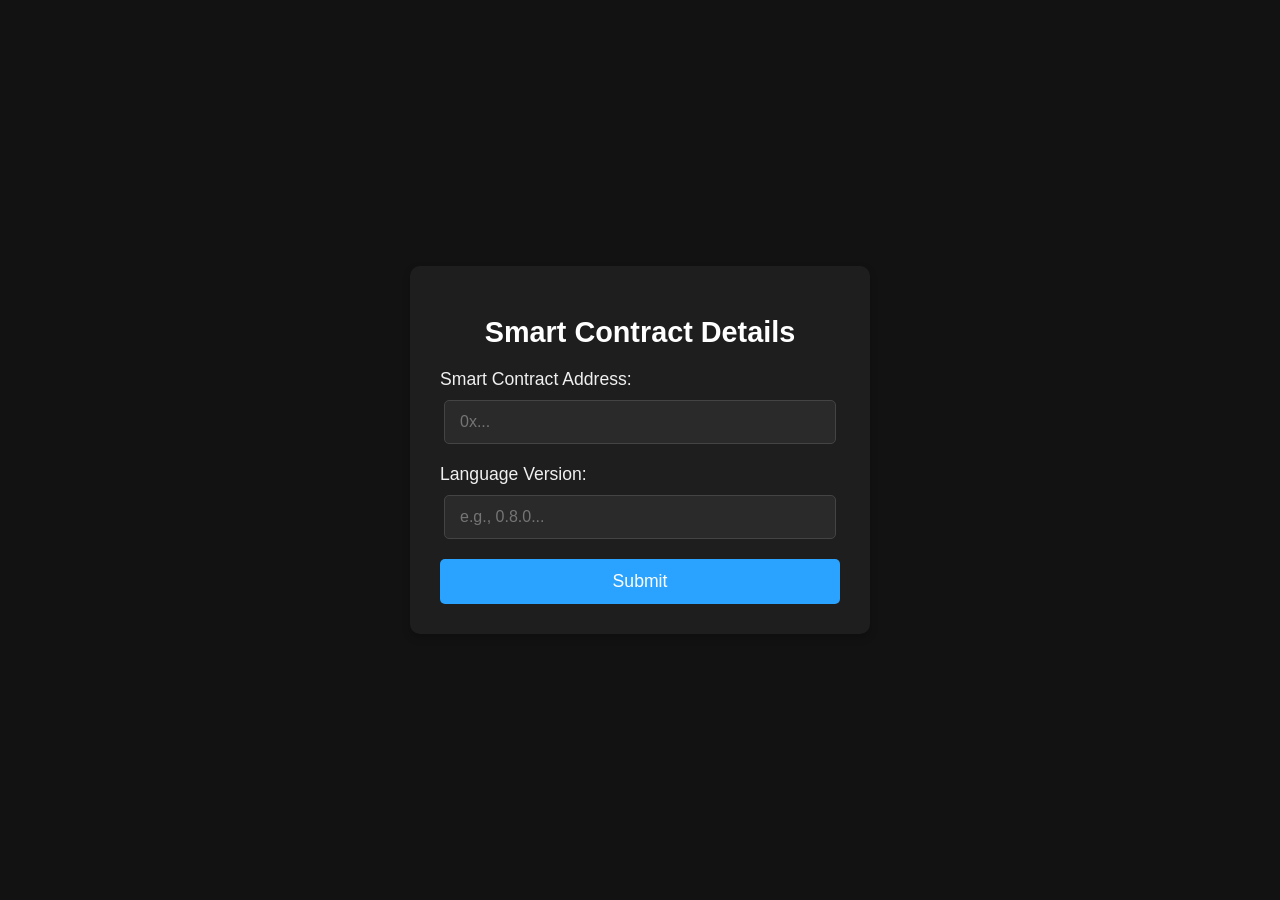
<file: template/slither/slither.html>
<!DOCTYPE html>
<html lang="en">
<head>
   <meta charset="UTF-8">
   <meta name="viewport" content="width=device-width, initial-scale=1.0">
   <title>Enter Smart Contract Details</title>
   <link rel="stylesheet" href="slither.css"> <!-- Link to the CSS file -->
</head>
<body>
   <div class="container">
      <h1>Smart Contract Details</h1>
      <form id="contractForm" onsubmit="submitContractDetails(event)">
         <label for="contractAddress">Smart Contract Address:</label>
         <input type="text" id="contractAddress" name="contractAddress" placeholder="0x..." required>

         <label for="languageVersion">Language Version:</label>
         <input type="text" id="languageVersion" name="languageVersion" placeholder="e.g., 0.8.0..." required>

         <button type="submit">Submit</button>
      </form>
   </div>

   <script>
      function submitContractDetails(event) {
         event.preventDefault();
         
         const contractAddress = document.getElementById('contractAddress').value;
         const languageVersion = document.getElementById('languageVersion').value;

         // Log or send the data to the backend
         console.log("Smart Contract Address:", contractAddress);
         console.log("Language Version:", languageVersion);
         
         // You can also display a confirmation or redirect here
         alert('Contract details submitted!');
      }
   </script>
</body>
</html>
</file>
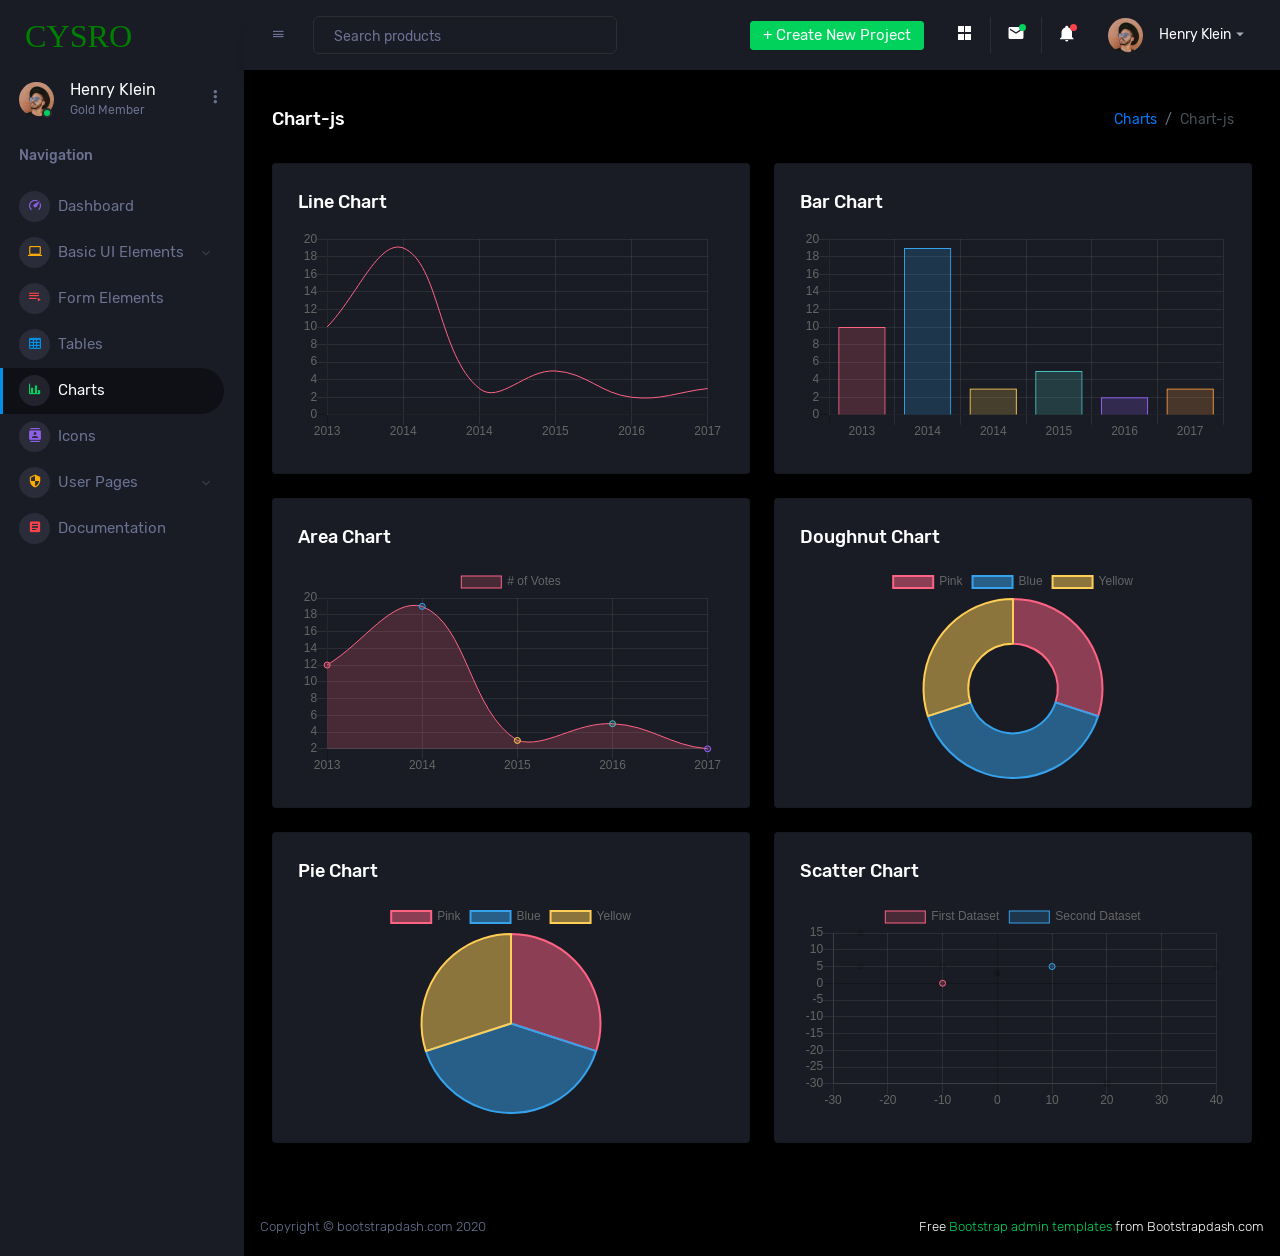
<file: template/pages/charts/chartjs.html>
<!DOCTYPE html>
<html lang="en">
  <head>
    <!-- Required meta tags -->
    <meta charset="utf-8">
    <meta name="viewport" content="width=device-width, initial-scale=1, shrink-to-fit=no">
    <title>Corona Admin</title>
    <!-- plugins:css -->
    <link rel="stylesheet" href="../../assets/vendors/mdi/css/materialdesignicons.min.css">
    <link rel="stylesheet" href="../../assets/vendors/css/vendor.bundle.base.css">
    <!-- endinject -->
    <!-- Plugin css for this page -->
    <!-- End Plugin css for this page -->
    <!-- inject:css -->
    <!-- endinject -->
    <!-- Layout styles -->
    <link rel="stylesheet" href="../../assets/css/style.css">
    <!-- End layout styles -->
    <link rel="shortcut icon" href="../../assets/images/favicon.png" />
  </head>
  <body>
    <div class="container-scroller">
      <!-- partial:../../partials/_sidebar.html -->
      <nav class="sidebar sidebar-offcanvas" id="sidebar">
        <div class="sidebar-brand-wrapper d-none d-lg-flex align-items-center justify-content-center fixed-top">
          <a class="sidebar-brand brand-logo" href="../../index.html"><img src="../../assets/images/logo.svg" alt="logo" /></a>
          <a class="sidebar-brand brand-logo-mini" href="../../index.html"><img src="../../assets/images/logo-mini.svg" alt="logo" /></a>
        </div>
        <ul class="nav">
          <li class="nav-item profile">
            <div class="profile-desc">
              <div class="profile-pic">
                <div class="count-indicator">
                  <img class="img-xs rounded-circle " src="../../assets/images/faces/face15.jpg" alt="">
                  <span class="count bg-success"></span>
                </div>
                <div class="profile-name">
                  <h5 class="mb-0 font-weight-normal">Henry Klein</h5>
                  <span>Gold Member</span>
                </div>
              </div>
              <a href="#" id="profile-dropdown" data-toggle="dropdown"><i class="mdi mdi-dots-vertical"></i></a>
              <div class="dropdown-menu dropdown-menu-right sidebar-dropdown preview-list" aria-labelledby="profile-dropdown">
                <a href="#" class="dropdown-item preview-item">
                  <div class="preview-thumbnail">
                    <div class="preview-icon bg-dark rounded-circle">
                      <i class="mdi mdi-settings text-primary"></i>
                    </div>
                  </div>
                  <div class="preview-item-content">
                    <p class="preview-subject ellipsis mb-1 text-small">Account settings</p>
                  </div>
                </a>
                <div class="dropdown-divider"></div>
                <a href="#" class="dropdown-item preview-item">
                  <div class="preview-thumbnail">
                    <div class="preview-icon bg-dark rounded-circle">
                      <i class="mdi mdi-onepassword  text-info"></i>
                    </div>
                  </div>
                  <div class="preview-item-content">
                    <p class="preview-subject ellipsis mb-1 text-small">Change Password</p>
                  </div>
                </a>
                <div class="dropdown-divider"></div>
                <a href="#" class="dropdown-item preview-item">
                  <div class="preview-thumbnail">
                    <div class="preview-icon bg-dark rounded-circle">
                      <i class="mdi mdi-calendar-today text-success"></i>
                    </div>
                  </div>
                  <div class="preview-item-content">
                    <p class="preview-subject ellipsis mb-1 text-small">To-do list</p>
                  </div>
                </a>
              </div>
            </div>
          </li>
          <li class="nav-item nav-category">
            <span class="nav-link">Navigation</span>
          </li>
          <li class="nav-item menu-items">
            <a class="nav-link" href="../../index.html">
              <span class="menu-icon">
                <i class="mdi mdi-speedometer"></i>
              </span>
              <span class="menu-title">Dashboard</span>
            </a>
          </li>
          <li class="nav-item menu-items">
            <a class="nav-link" data-toggle="collapse" href="#ui-basic" aria-expanded="false" aria-controls="ui-basic">
              <span class="menu-icon">
                <i class="mdi mdi-laptop"></i>
              </span>
              <span class="menu-title">Basic UI Elements</span>
              <i class="menu-arrow"></i>
            </a>
            <div class="collapse" id="ui-basic">
              <ul class="nav flex-column sub-menu">
                <li class="nav-item"> <a class="nav-link" href="../../pages/ui-features/buttons.html">Buttons</a></li>
                <li class="nav-item"> <a class="nav-link" href="../../pages/ui-features/dropdowns.html">Dropdowns</a></li>
                <li class="nav-item"> <a class="nav-link" href="../../pages/ui-features/typography.html">Typography</a></li>
              </ul>
            </div>
          </li>
          <li class="nav-item menu-items">
            <a class="nav-link" href="../../pages/forms/basic_elements.html">
              <span class="menu-icon">
                <i class="mdi mdi-playlist-play"></i>
              </span>
              <span class="menu-title">Form Elements</span>
            </a>
          </li>
          <li class="nav-item menu-items">
            <a class="nav-link" href="../../pages/tables/basic-table.html">
              <span class="menu-icon">
                <i class="mdi mdi-table-large"></i>
              </span>
              <span class="menu-title">Tables</span>
            </a>
          </li>
          <li class="nav-item menu-items">
            <a class="nav-link" href="../../pages/charts/chartjs.html">
              <span class="menu-icon">
                <i class="mdi mdi-chart-bar"></i>
              </span>
              <span class="menu-title">Charts</span>
            </a>
          </li>
          <li class="nav-item menu-items">
            <a class="nav-link" href="../../pages/icons/mdi.html">
              <span class="menu-icon">
                <i class="mdi mdi-contacts"></i>
              </span>
              <span class="menu-title">Icons</span>
            </a>
          </li>
          <li class="nav-item menu-items">
            <a class="nav-link" data-toggle="collapse" href="#auth" aria-expanded="false" aria-controls="auth">
              <span class="menu-icon">
                <i class="mdi mdi-security"></i>
              </span>
              <span class="menu-title">User Pages</span>
              <i class="menu-arrow"></i>
            </a>
            <div class="collapse" id="auth">
              <ul class="nav flex-column sub-menu">
                <li class="nav-item"> <a class="nav-link" href="../../pages/samples/blank-page.html"> Blank Page </a></li>
                <li class="nav-item"> <a class="nav-link" href="../../pages/samples/error-404.html"> 404 </a></li>
                <li class="nav-item"> <a class="nav-link" href="../../pages/samples/error-500.html"> 500 </a></li>
                <li class="nav-item"> <a class="nav-link" href="../../pages/samples/login.html"> Login </a></li>
                <li class="nav-item"> <a class="nav-link" href="../../pages/samples/register.html"> Register </a></li>
              </ul>
            </div>
          </li>
          <li class="nav-item menu-items">
            <a class="nav-link" href="http://www.bootstrapdash.com/demo/corona-free/jquery/documentation/documentation.html">
              <span class="menu-icon">
                <i class="mdi mdi-file-document-box"></i>
              </span>
              <span class="menu-title">Documentation</span>
            </a>
          </li>
        </ul>
      </nav>
      <!-- partial -->
      <div class="container-fluid page-body-wrapper">
        <!-- partial:../../partials/_navbar.html -->
        <nav class="navbar p-0 fixed-top d-flex flex-row">
          <div class="navbar-brand-wrapper d-flex d-lg-none align-items-center justify-content-center">
            <a class="navbar-brand brand-logo-mini" href="../../index.html"><img src="../../assets/images/logo-mini.svg" alt="logo" /></a>
          </div>
          <div class="navbar-menu-wrapper flex-grow d-flex align-items-stretch">
            <button class="navbar-toggler navbar-toggler align-self-center" type="button" data-toggle="minimize">
              <span class="mdi mdi-menu"></span>
            </button>
            <ul class="navbar-nav w-100">
              <li class="nav-item w-100">
                <form class="nav-link mt-2 mt-md-0 d-none d-lg-flex search">
                  <input type="text" class="form-control" placeholder="Search products">
                </form>
              </li>
            </ul>
            <ul class="navbar-nav navbar-nav-right">
              <li class="nav-item dropdown d-none d-lg-block">
                <a class="nav-link btn btn-success create-new-button" id="createbuttonDropdown" data-toggle="dropdown" aria-expanded="false" href="#">+ Create New Project</a>
                <div class="dropdown-menu dropdown-menu-right navbar-dropdown preview-list" aria-labelledby="createbuttonDropdown">
                  <h6 class="p-3 mb-0">Projects</h6>
                  <div class="dropdown-divider"></div>
                  <a class="dropdown-item preview-item">
                    <div class="preview-thumbnail">
                      <div class="preview-icon bg-dark rounded-circle">
                        <i class="mdi mdi-file-outline text-primary"></i>
                      </div>
                    </div>
                    <div class="preview-item-content">
                      <p class="preview-subject ellipsis mb-1">Software Development</p>
                    </div>
                  </a>
                  <div class="dropdown-divider"></div>
                  <a class="dropdown-item preview-item">
                    <div class="preview-thumbnail">
                      <div class="preview-icon bg-dark rounded-circle">
                        <i class="mdi mdi-web text-info"></i>
                      </div>
                    </div>
                    <div class="preview-item-content">
                      <p class="preview-subject ellipsis mb-1">UI Development</p>
                    </div>
                  </a>
                  <div class="dropdown-divider"></div>
                  <a class="dropdown-item preview-item">
                    <div class="preview-thumbnail">
                      <div class="preview-icon bg-dark rounded-circle">
                        <i class="mdi mdi-layers text-danger"></i>
                      </div>
                    </div>
                    <div class="preview-item-content">
                      <p class="preview-subject ellipsis mb-1">Software Testing</p>
                    </div>
                  </a>
                  <div class="dropdown-divider"></div>
                  <p class="p-3 mb-0 text-center">See all projects</p>
                </div>
              </li>
              <li class="nav-item nav-settings d-none d-lg-block">
                <a class="nav-link" href="#">
                  <i class="mdi mdi-view-grid"></i>
                </a>
              </li>
              <li class="nav-item dropdown border-left">
                <a class="nav-link count-indicator dropdown-toggle" id="messageDropdown" href="#" data-toggle="dropdown" aria-expanded="false">
                  <i class="mdi mdi-email"></i>
                  <span class="count bg-success"></span>
                </a>
                <div class="dropdown-menu dropdown-menu-right navbar-dropdown preview-list" aria-labelledby="messageDropdown">
                  <h6 class="p-3 mb-0">Messages</h6>
                  <div class="dropdown-divider"></div>
                  <a class="dropdown-item preview-item">
                    <div class="preview-thumbnail">
                      <img src="../../assets/images/faces/face4.jpg" alt="image" class="rounded-circle profile-pic">
                    </div>
                    <div class="preview-item-content">
                      <p class="preview-subject ellipsis mb-1">Mark send you a message</p>
                      <p class="text-muted mb-0"> 1 Minutes ago </p>
                    </div>
                  </a>
                  <div class="dropdown-divider"></div>
                  <a class="dropdown-item preview-item">
                    <div class="preview-thumbnail">
                      <img src="../../assets/images/faces/face2.jpg" alt="image" class="rounded-circle profile-pic">
                    </div>
                    <div class="preview-item-content">
                      <p class="preview-subject ellipsis mb-1">Cregh send you a message</p>
                      <p class="text-muted mb-0"> 15 Minutes ago </p>
                    </div>
                  </a>
                  <div class="dropdown-divider"></div>
                  <a class="dropdown-item preview-item">
                    <div class="preview-thumbnail">
                      <img src="../../assets/images/faces/face3.jpg" alt="image" class="rounded-circle profile-pic">
                    </div>
                    <div class="preview-item-content">
                      <p class="preview-subject ellipsis mb-1">Profile picture updated</p>
                      <p class="text-muted mb-0"> 18 Minutes ago </p>
                    </div>
                  </a>
                  <div class="dropdown-divider"></div>
                  <p class="p-3 mb-0 text-center">4 new messages</p>
                </div>
              </li>
              <li class="nav-item dropdown border-left">
                <a class="nav-link count-indicator dropdown-toggle" id="notificationDropdown" href="#" data-toggle="dropdown">
                  <i class="mdi mdi-bell"></i>
                  <span class="count bg-danger"></span>
                </a>
                <div class="dropdown-menu dropdown-menu-right navbar-dropdown preview-list" aria-labelledby="notificationDropdown">
                  <h6 class="p-3 mb-0">Notifications</h6>
                  <div class="dropdown-divider"></div>
                  <a class="dropdown-item preview-item">
                    <div class="preview-thumbnail">
                      <div class="preview-icon bg-dark rounded-circle">
                        <i class="mdi mdi-calendar text-success"></i>
                      </div>
                    </div>
                    <div class="preview-item-content">
                      <p class="preview-subject mb-1">Event today</p>
                      <p class="text-muted ellipsis mb-0"> Just a reminder that you have an event today </p>
                    </div>
                  </a>
                  <div class="dropdown-divider"></div>
                  <a class="dropdown-item preview-item">
                    <div class="preview-thumbnail">
                      <div class="preview-icon bg-dark rounded-circle">
                        <i class="mdi mdi-settings text-danger"></i>
                      </div>
                    </div>
                    <div class="preview-item-content">
                      <p class="preview-subject mb-1">Settings</p>
                      <p class="text-muted ellipsis mb-0"> Update dashboard </p>
                    </div>
                  </a>
                  <div class="dropdown-divider"></div>
                  <a class="dropdown-item preview-item">
                    <div class="preview-thumbnail">
                      <div class="preview-icon bg-dark rounded-circle">
                        <i class="mdi mdi-link-variant text-warning"></i>
                      </div>
                    </div>
                    <div class="preview-item-content">
                      <p class="preview-subject mb-1">Launch Admin</p>
                      <p class="text-muted ellipsis mb-0"> New admin wow! </p>
                    </div>
                  </a>
                  <div class="dropdown-divider"></div>
                  <p class="p-3 mb-0 text-center">See all notifications</p>
                </div>
              </li>
              <li class="nav-item dropdown">
                <a class="nav-link" id="profileDropdown" href="#" data-toggle="dropdown">
                  <div class="navbar-profile">
                    <img class="img-xs rounded-circle" src="../../assets/images/faces/face15.jpg" alt="">
                    <p class="mb-0 d-none d-sm-block navbar-profile-name">Henry Klein</p>
                    <i class="mdi mdi-menu-down d-none d-sm-block"></i>
                  </div>
                </a>
                <div class="dropdown-menu dropdown-menu-right navbar-dropdown preview-list" aria-labelledby="profileDropdown">
                  <h6 class="p-3 mb-0">Profile</h6>
                  <div class="dropdown-divider"></div>
                  <a class="dropdown-item preview-item">
                    <div class="preview-thumbnail">
                      <div class="preview-icon bg-dark rounded-circle">
                        <i class="mdi mdi-settings text-success"></i>
                      </div>
                    </div>
                    <div class="preview-item-content">
                      <p class="preview-subject mb-1">Settings</p>
                    </div>
                  </a>
                  <div class="dropdown-divider"></div>
                  <a class="dropdown-item preview-item">
                    <div class="preview-thumbnail">
                      <div class="preview-icon bg-dark rounded-circle">
                        <i class="mdi mdi-logout text-danger"></i>
                      </div>
                    </div>
                    <div class="preview-item-content">
                      <p class="preview-subject mb-1">Log out</p>
                    </div>
                  </a>
                  <div class="dropdown-divider"></div>
                  <p class="p-3 mb-0 text-center">Advanced settings</p>
                </div>
              </li>
            </ul>
            <button class="navbar-toggler navbar-toggler-right d-lg-none align-self-center" type="button" data-toggle="offcanvas">
              <span class="mdi mdi-format-line-spacing"></span>
            </button>
          </div>
        </nav>
        <!-- partial -->
        <div class="main-panel">
          <div class="content-wrapper">
            <div class="page-header">
              <h3 class="page-title"> Chart-js </h3>
              <nav aria-label="breadcrumb">
                <ol class="breadcrumb">
                  <li class="breadcrumb-item"><a href="#">Charts</a></li>
                  <li class="breadcrumb-item active" aria-current="page">Chart-js</li>
                </ol>
              </nav>
            </div>
            <div class="row">
              <div class="col-lg-6 grid-margin stretch-card">
                <div class="card">
                  <div class="card-body">
                    <h4 class="card-title">Line chart</h4>
                    <canvas id="lineChart" style="height:250px"></canvas>
                  </div>
                </div>
              </div>
              <div class="col-lg-6 grid-margin stretch-card">
                <div class="card">
                  <div class="card-body">
                    <h4 class="card-title">Bar chart</h4>
                    <canvas id="barChart" style="height:230px"></canvas>
                  </div>
                </div>
              </div>
            </div>
            <div class="row">
              <div class="col-lg-6 grid-margin stretch-card">
                <div class="card">
                  <div class="card-body">
                    <h4 class="card-title">Area chart</h4>
                    <canvas id="areaChart" style="height:250px"></canvas>
                  </div>
                </div>
              </div>
              <div class="col-lg-6 grid-margin stretch-card">
                <div class="card">
                  <div class="card-body">
                    <h4 class="card-title">Doughnut chart</h4>
                    <canvas id="doughnutChart" style="height:250px"></canvas>
                  </div>
                </div>
              </div>
            </div>
            <div class="row">
              <div class="col-lg-6 grid-margin stretch-card">
                <div class="card">
                  <div class="card-body">
                    <h4 class="card-title">Pie chart</h4>
                    <canvas id="pieChart" style="height:250px"></canvas>
                  </div>
                </div>
              </div>
              <div class="col-lg-6 grid-margin stretch-card">
                <div class="card">
                  <div class="card-body">
                    <h4 class="card-title">Scatter chart</h4>
                    <canvas id="scatterChart" style="height:250px"></canvas>
                  </div>
                </div>
              </div>
            </div>
          </div>
          <!-- content-wrapper ends -->
          <!-- partial:../../partials/_footer.html -->
          <footer class="footer">
            <div class="d-sm-flex justify-content-center justify-content-sm-between">
              <span class="text-muted d-block text-center text-sm-left d-sm-inline-block">Copyright © bootstrapdash.com 2020</span>
              <span class="float-none float-sm-right d-block mt-1 mt-sm-0 text-center"> Free <a href="https://www.bootstrapdash.com/bootstrap-admin-template/" target="_blank">Bootstrap admin templates</a> from Bootstrapdash.com</span>
            </div>
          </footer>
          <!-- partial -->
        </div>
        <!-- main-panel ends -->
      </div>
      <!-- page-body-wrapper ends -->
    </div>
    <!-- container-scroller -->
    <!-- plugins:js -->
    <script src="../../assets/vendors/js/vendor.bundle.base.js"></script>
    <!-- endinject -->
    <!-- Plugin js for this page -->
    <script src="../../assets/vendors/chart.js/Chart.min.js"></script>
    <!-- End plugin js for this page -->
    <!-- inject:js -->
    <script src="../../assets/js/off-canvas.js"></script>
    <script src="../../assets/js/hoverable-collapse.js"></script>
    <script src="../../assets/js/misc.js"></script>
    <script src="../../assets/js/settings.js"></script>
    <script src="../../assets/js/todolist.js"></script>
    <!-- endinject -->
    <!-- Custom js for this page -->
    <script src="../../assets/js/chart.js"></script>
    <!-- End custom js for this page -->
  </body>
</html>
</file>
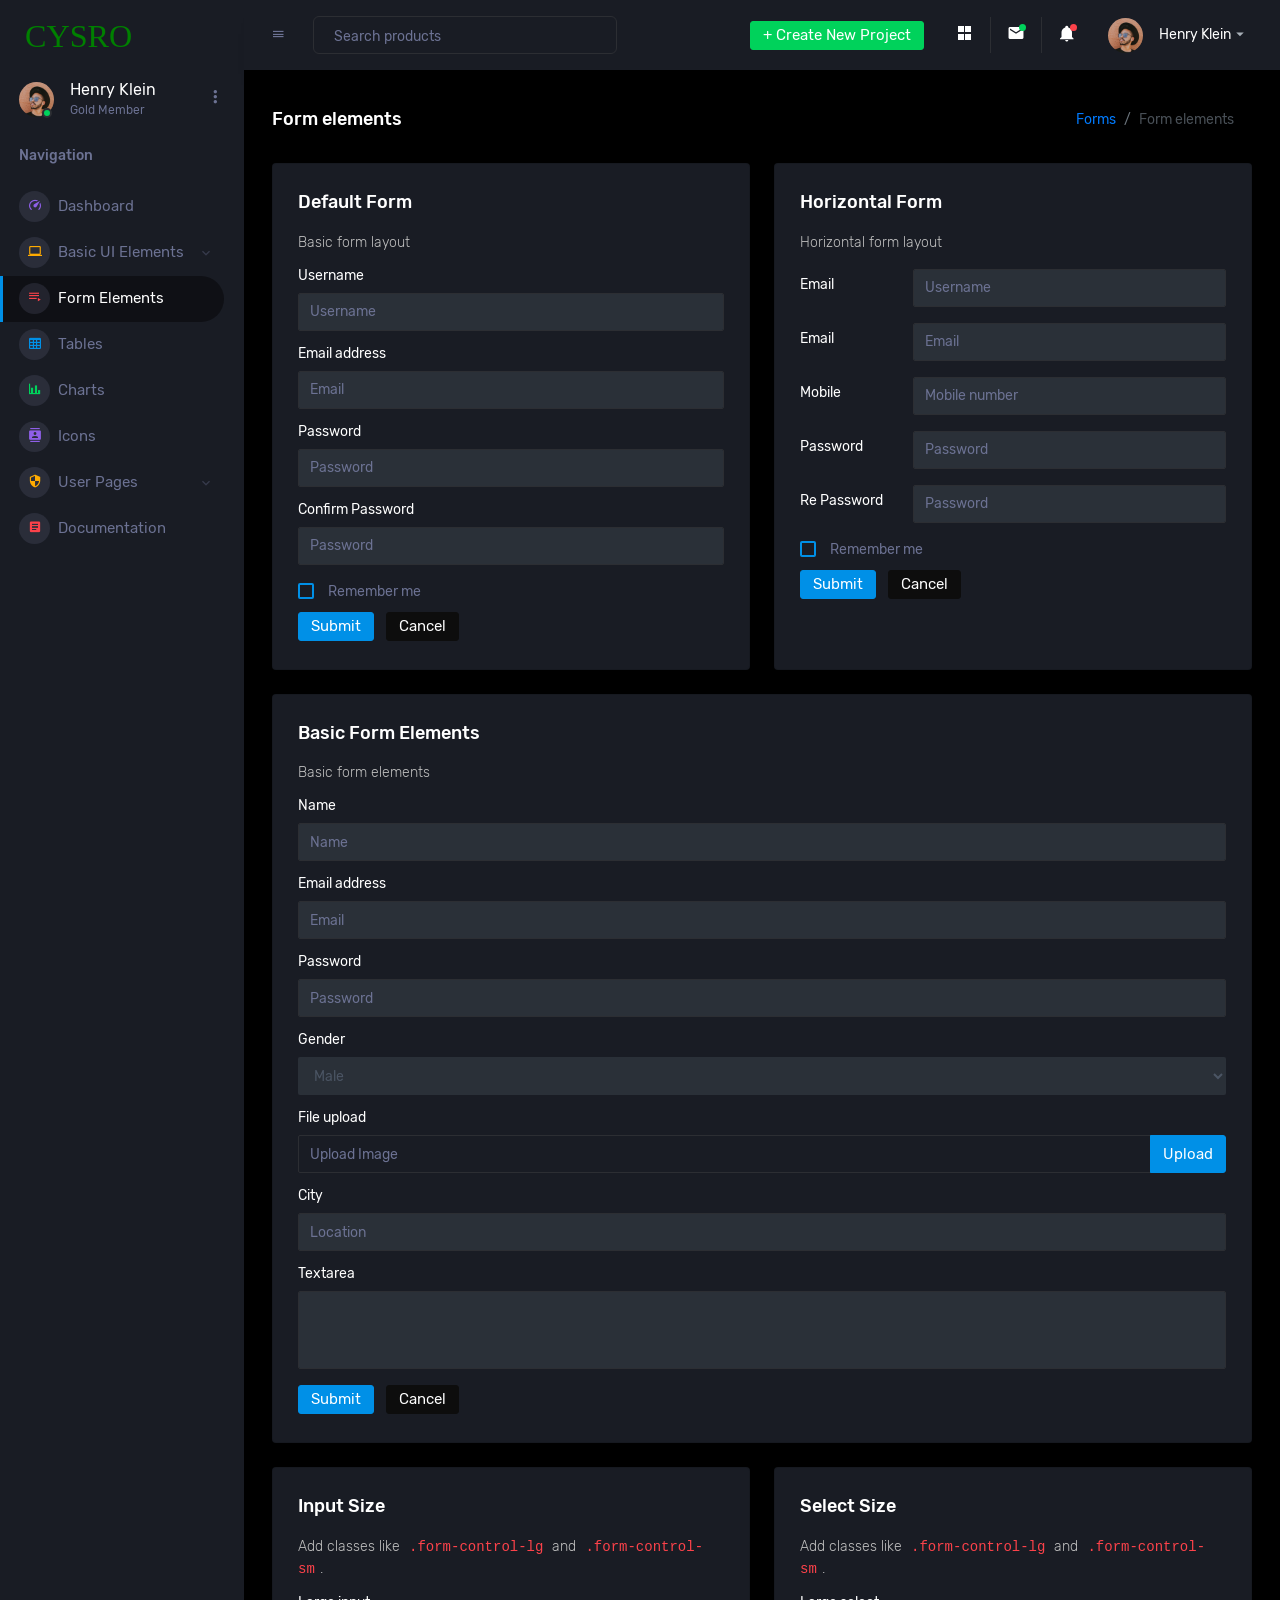
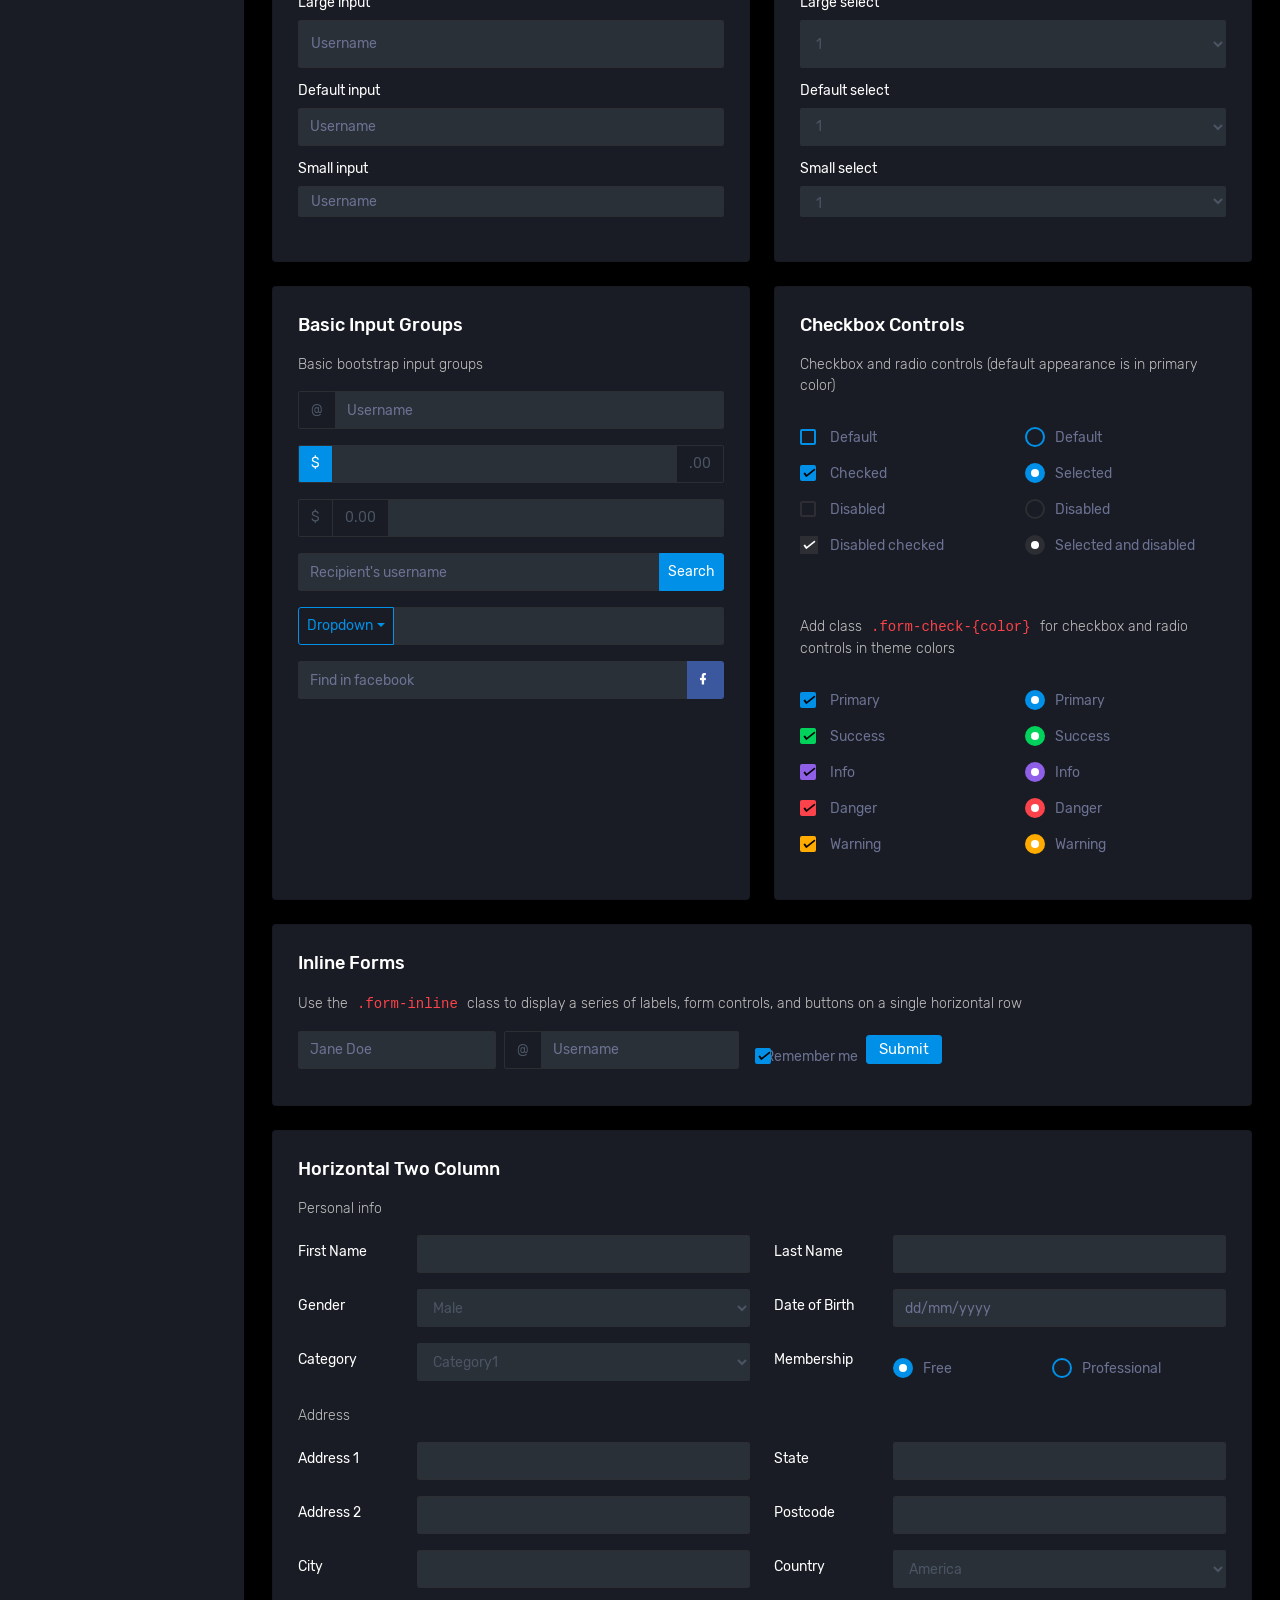
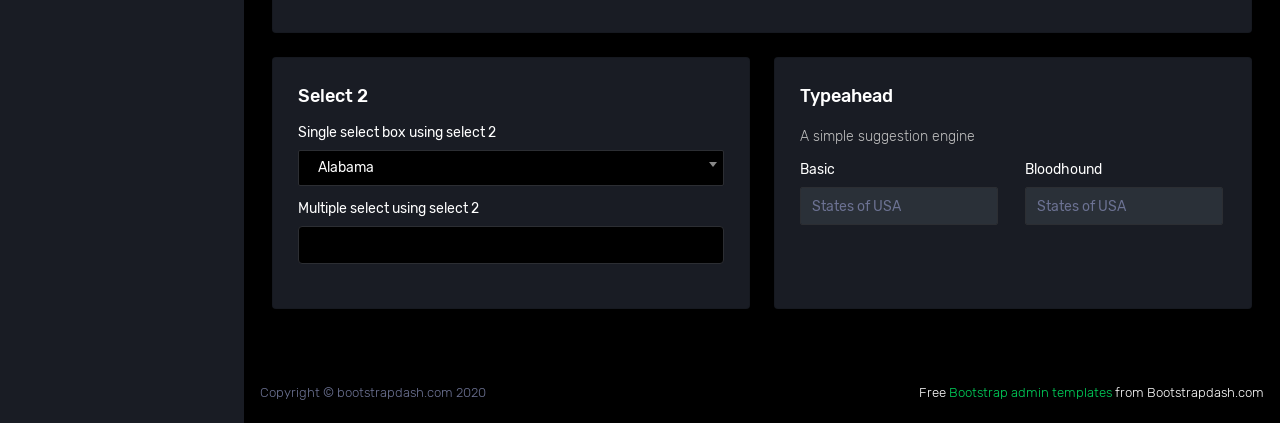
<file: template/pages/forms/basic_elements.html>
<!DOCTYPE html>
<html lang="en">
  <head>
    <!-- Required meta tags -->
    <meta charset="utf-8">
    <meta name="viewport" content="width=device-width, initial-scale=1, shrink-to-fit=no">
    <title>Corona Admin</title>
    <!-- plugins:css -->
    <link rel="stylesheet" href="../../assets/vendors/mdi/css/materialdesignicons.min.css">
    <link rel="stylesheet" href="../../assets/vendors/css/vendor.bundle.base.css">
    <!-- endinject -->
    <!-- Plugin css for this page -->
    <link rel="stylesheet" href="../../assets/vendors/select2/select2.min.css">
    <link rel="stylesheet" href="../../assets/vendors/select2-bootstrap-theme/select2-bootstrap.min.css">
    <!-- End plugin css for this page -->
    <!-- inject:css -->
    <!-- endinject -->
    <!-- Layout styles -->
    <link rel="stylesheet" href="../../assets/css/style.css">
    <!-- End layout styles -->
    <link rel="shortcut icon" href="../../assets/images/favicon.png" />
  </head>
  <body>
    <div class="container-scroller">
      <!-- partial:../../partials/_sidebar.html -->
      <nav class="sidebar sidebar-offcanvas" id="sidebar">
        <div class="sidebar-brand-wrapper d-none d-lg-flex align-items-center justify-content-center fixed-top">
          <a class="sidebar-brand brand-logo" href="../../index.html"><img src="../../assets/images/logo.svg" alt="logo" /></a>
          <a class="sidebar-brand brand-logo-mini" href="../../index.html"><img src="../../assets/images/logo-mini.svg" alt="logo" /></a>
        </div>
        <ul class="nav">
          <li class="nav-item profile">
            <div class="profile-desc">
              <div class="profile-pic">
                <div class="count-indicator">
                  <img class="img-xs rounded-circle " src="../../assets/images/faces/face15.jpg" alt="">
                  <span class="count bg-success"></span>
                </div>
                <div class="profile-name">
                  <h5 class="mb-0 font-weight-normal">Henry Klein</h5>
                  <span>Gold Member</span>
                </div>
              </div>
              <a href="#" id="profile-dropdown" data-toggle="dropdown"><i class="mdi mdi-dots-vertical"></i></a>
              <div class="dropdown-menu dropdown-menu-right sidebar-dropdown preview-list" aria-labelledby="profile-dropdown">
                <a href="#" class="dropdown-item preview-item">
                  <div class="preview-thumbnail">
                    <div class="preview-icon bg-dark rounded-circle">
                      <i class="mdi mdi-settings text-primary"></i>
                    </div>
                  </div>
                  <div class="preview-item-content">
                    <p class="preview-subject ellipsis mb-1 text-small">Account settings</p>
                  </div>
                </a>
                <div class="dropdown-divider"></div>
                <a href="#" class="dropdown-item preview-item">
                  <div class="preview-thumbnail">
                    <div class="preview-icon bg-dark rounded-circle">
                      <i class="mdi mdi-onepassword  text-info"></i>
                    </div>
                  </div>
                  <div class="preview-item-content">
                    <p class="preview-subject ellipsis mb-1 text-small">Change Password</p>
                  </div>
                </a>
                <div class="dropdown-divider"></div>
                <a href="#" class="dropdown-item preview-item">
                  <div class="preview-thumbnail">
                    <div class="preview-icon bg-dark rounded-circle">
                      <i class="mdi mdi-calendar-today text-success"></i>
                    </div>
                  </div>
                  <div class="preview-item-content">
                    <p class="preview-subject ellipsis mb-1 text-small">To-do list</p>
                  </div>
                </a>
              </div>
            </div>
          </li>
          <li class="nav-item nav-category">
            <span class="nav-link">Navigation</span>
          </li>
          <li class="nav-item menu-items">
            <a class="nav-link" href="../../index.html">
              <span class="menu-icon">
                <i class="mdi mdi-speedometer"></i>
              </span>
              <span class="menu-title">Dashboard</span>
            </a>
          </li>
          <li class="nav-item menu-items">
            <a class="nav-link" data-toggle="collapse" href="#ui-basic" aria-expanded="false" aria-controls="ui-basic">
              <span class="menu-icon">
                <i class="mdi mdi-laptop"></i>
              </span>
              <span class="menu-title">Basic UI Elements</span>
              <i class="menu-arrow"></i>
            </a>
            <div class="collapse" id="ui-basic">
              <ul class="nav flex-column sub-menu">
                <li class="nav-item"> <a class="nav-link" href="../../pages/ui-features/buttons.html">Buttons</a></li>
                <li class="nav-item"> <a class="nav-link" href="../../pages/ui-features/dropdowns.html">Dropdowns</a></li>
                <li class="nav-item"> <a class="nav-link" href="../../pages/ui-features/typography.html">Typography</a></li>
              </ul>
            </div>
          </li>
          <li class="nav-item menu-items">
            <a class="nav-link" href="../../pages/forms/basic_elements.html">
              <span class="menu-icon">
                <i class="mdi mdi-playlist-play"></i>
              </span>
              <span class="menu-title">Form Elements</span>
            </a>
          </li>
          <li class="nav-item menu-items">
            <a class="nav-link" href="../../pages/tables/basic-table.html">
              <span class="menu-icon">
                <i class="mdi mdi-table-large"></i>
              </span>
              <span class="menu-title">Tables</span>
            </a>
          </li>
          <li class="nav-item menu-items">
            <a class="nav-link" href="../../pages/charts/chartjs.html">
              <span class="menu-icon">
                <i class="mdi mdi-chart-bar"></i>
              </span>
              <span class="menu-title">Charts</span>
            </a>
          </li>
          <li class="nav-item menu-items">
            <a class="nav-link" href="../../pages/icons/mdi.html">
              <span class="menu-icon">
                <i class="mdi mdi-contacts"></i>
              </span>
              <span class="menu-title">Icons</span>
            </a>
          </li>
          <li class="nav-item menu-items">
            <a class="nav-link" data-toggle="collapse" href="#auth" aria-expanded="false" aria-controls="auth">
              <span class="menu-icon">
                <i class="mdi mdi-security"></i>
              </span>
              <span class="menu-title">User Pages</span>
              <i class="menu-arrow"></i>
            </a>
            <div class="collapse" id="auth">
              <ul class="nav flex-column sub-menu">
                <li class="nav-item"> <a class="nav-link" href="../../pages/samples/blank-page.html"> Blank Page </a></li>
                <li class="nav-item"> <a class="nav-link" href="../../pages/samples/error-404.html"> 404 </a></li>
                <li class="nav-item"> <a class="nav-link" href="../../pages/samples/error-500.html"> 500 </a></li>
                <li class="nav-item"> <a class="nav-link" href="../../pages/samples/login.html"> Login </a></li>
                <li class="nav-item"> <a class="nav-link" href="../../pages/samples/register.html"> Register </a></li>
              </ul>
            </div>
          </li>
          <li class="nav-item menu-items">
            <a class="nav-link" href="http://www.bootstrapdash.com/demo/corona-free/jquery/documentation/documentation.html">
              <span class="menu-icon">
                <i class="mdi mdi-file-document-box"></i>
              </span>
              <span class="menu-title">Documentation</span>
            </a>
          </li>
        </ul>
      </nav>
      <!-- partial -->
      <div class="container-fluid page-body-wrapper">
        <!-- partial:../../partials/_navbar.html -->
        <nav class="navbar p-0 fixed-top d-flex flex-row">
          <div class="navbar-brand-wrapper d-flex d-lg-none align-items-center justify-content-center">
            <a class="navbar-brand brand-logo-mini" href="../../index.html"><img src="../../assets/images/logo-mini.svg" alt="logo" /></a>
          </div>
          <div class="navbar-menu-wrapper flex-grow d-flex align-items-stretch">
            <button class="navbar-toggler navbar-toggler align-self-center" type="button" data-toggle="minimize">
              <span class="mdi mdi-menu"></span>
            </button>
            <ul class="navbar-nav w-100">
              <li class="nav-item w-100">
                <form class="nav-link mt-2 mt-md-0 d-none d-lg-flex search">
                  <input type="text" class="form-control" placeholder="Search products">
                </form>
              </li>
            </ul>
            <ul class="navbar-nav navbar-nav-right">
              <li class="nav-item dropdown d-none d-lg-block">
                <a class="nav-link btn btn-success create-new-button" id="createbuttonDropdown" data-toggle="dropdown" aria-expanded="false" href="#">+ Create New Project</a>
                <div class="dropdown-menu dropdown-menu-right navbar-dropdown preview-list" aria-labelledby="createbuttonDropdown">
                  <h6 class="p-3 mb-0">Projects</h6>
                  <div class="dropdown-divider"></div>
                  <a class="dropdown-item preview-item">
                    <div class="preview-thumbnail">
                      <div class="preview-icon bg-dark rounded-circle">
                        <i class="mdi mdi-file-outline text-primary"></i>
                      </div>
                    </div>
                    <div class="preview-item-content">
                      <p class="preview-subject ellipsis mb-1">Software Development</p>
                    </div>
                  </a>
                  <div class="dropdown-divider"></div>
                  <a class="dropdown-item preview-item">
                    <div class="preview-thumbnail">
                      <div class="preview-icon bg-dark rounded-circle">
                        <i class="mdi mdi-web text-info"></i>
                      </div>
                    </div>
                    <div class="preview-item-content">
                      <p class="preview-subject ellipsis mb-1">UI Development</p>
                    </div>
                  </a>
                  <div class="dropdown-divider"></div>
                  <a class="dropdown-item preview-item">
                    <div class="preview-thumbnail">
                      <div class="preview-icon bg-dark rounded-circle">
                        <i class="mdi mdi-layers text-danger"></i>
                      </div>
                    </div>
                    <div class="preview-item-content">
                      <p class="preview-subject ellipsis mb-1">Software Testing</p>
                    </div>
                  </a>
                  <div class="dropdown-divider"></div>
                  <p class="p-3 mb-0 text-center">See all projects</p>
                </div>
              </li>
              <li class="nav-item nav-settings d-none d-lg-block">
                <a class="nav-link" href="#">
                  <i class="mdi mdi-view-grid"></i>
                </a>
              </li>
              <li class="nav-item dropdown border-left">
                <a class="nav-link count-indicator dropdown-toggle" id="messageDropdown" href="#" data-toggle="dropdown" aria-expanded="false">
                  <i class="mdi mdi-email"></i>
                  <span class="count bg-success"></span>
                </a>
                <div class="dropdown-menu dropdown-menu-right navbar-dropdown preview-list" aria-labelledby="messageDropdown">
                  <h6 class="p-3 mb-0">Messages</h6>
                  <div class="dropdown-divider"></div>
                  <a class="dropdown-item preview-item">
                    <div class="preview-thumbnail">
                      <img src="../../assets/images/faces/face4.jpg" alt="image" class="rounded-circle profile-pic">
                    </div>
                    <div class="preview-item-content">
                      <p class="preview-subject ellipsis mb-1">Mark send you a message</p>
                      <p class="text-muted mb-0"> 1 Minutes ago </p>
                    </div>
                  </a>
                  <div class="dropdown-divider"></div>
                  <a class="dropdown-item preview-item">
                    <div class="preview-thumbnail">
                      <img src="../../assets/images/faces/face2.jpg" alt="image" class="rounded-circle profile-pic">
                    </div>
                    <div class="preview-item-content">
                      <p class="preview-subject ellipsis mb-1">Cregh send you a message</p>
                      <p class="text-muted mb-0"> 15 Minutes ago </p>
                    </div>
                  </a>
                  <div class="dropdown-divider"></div>
                  <a class="dropdown-item preview-item">
                    <div class="preview-thumbnail">
                      <img src="../../assets/images/faces/face3.jpg" alt="image" class="rounded-circle profile-pic">
                    </div>
                    <div class="preview-item-content">
                      <p class="preview-subject ellipsis mb-1">Profile picture updated</p>
                      <p class="text-muted mb-0"> 18 Minutes ago </p>
                    </div>
                  </a>
                  <div class="dropdown-divider"></div>
                  <p class="p-3 mb-0 text-center">4 new messages</p>
                </div>
              </li>
              <li class="nav-item dropdown border-left">
                <a class="nav-link count-indicator dropdown-toggle" id="notificationDropdown" href="#" data-toggle="dropdown">
                  <i class="mdi mdi-bell"></i>
                  <span class="count bg-danger"></span>
                </a>
                <div class="dropdown-menu dropdown-menu-right navbar-dropdown preview-list" aria-labelledby="notificationDropdown">
                  <h6 class="p-3 mb-0">Notifications</h6>
                  <div class="dropdown-divider"></div>
                  <a class="dropdown-item preview-item">
                    <div class="preview-thumbnail">
                      <div class="preview-icon bg-dark rounded-circle">
                        <i class="mdi mdi-calendar text-success"></i>
                      </div>
                    </div>
                    <div class="preview-item-content">
                      <p class="preview-subject mb-1">Event today</p>
                      <p class="text-muted ellipsis mb-0"> Just a reminder that you have an event today </p>
                    </div>
                  </a>
                  <div class="dropdown-divider"></div>
                  <a class="dropdown-item preview-item">
                    <div class="preview-thumbnail">
                      <div class="preview-icon bg-dark rounded-circle">
                        <i class="mdi mdi-settings text-danger"></i>
                      </div>
                    </div>
                    <div class="preview-item-content">
                      <p class="preview-subject mb-1">Settings</p>
                      <p class="text-muted ellipsis mb-0"> Update dashboard </p>
                    </div>
                  </a>
                  <div class="dropdown-divider"></div>
                  <a class="dropdown-item preview-item">
                    <div class="preview-thumbnail">
                      <div class="preview-icon bg-dark rounded-circle">
                        <i class="mdi mdi-link-variant text-warning"></i>
                      </div>
                    </div>
                    <div class="preview-item-content">
                      <p class="preview-subject mb-1">Launch Admin</p>
                      <p class="text-muted ellipsis mb-0"> New admin wow! </p>
                    </div>
                  </a>
                  <div class="dropdown-divider"></div>
                  <p class="p-3 mb-0 text-center">See all notifications</p>
                </div>
              </li>
              <li class="nav-item dropdown">
                <a class="nav-link" id="profileDropdown" href="#" data-toggle="dropdown">
                  <div class="navbar-profile">
                    <img class="img-xs rounded-circle" src="../../assets/images/faces/face15.jpg" alt="">
                    <p class="mb-0 d-none d-sm-block navbar-profile-name">Henry Klein</p>
                    <i class="mdi mdi-menu-down d-none d-sm-block"></i>
                  </div>
                </a>
                <div class="dropdown-menu dropdown-menu-right navbar-dropdown preview-list" aria-labelledby="profileDropdown">
                  <h6 class="p-3 mb-0">Profile</h6>
                  <div class="dropdown-divider"></div>
                  <a class="dropdown-item preview-item">
                    <div class="preview-thumbnail">
                      <div class="preview-icon bg-dark rounded-circle">
                        <i class="mdi mdi-settings text-success"></i>
                      </div>
                    </div>
                    <div class="preview-item-content">
                      <p class="preview-subject mb-1">Settings</p>
                    </div>
                  </a>
                  <div class="dropdown-divider"></div>
                  <a class="dropdown-item preview-item">
                    <div class="preview-thumbnail">
                      <div class="preview-icon bg-dark rounded-circle">
                        <i class="mdi mdi-logout text-danger"></i>
                      </div>
                    </div>
                    <div class="preview-item-content">
                      <p class="preview-subject mb-1">Log out</p>
                    </div>
                  </a>
                  <div class="dropdown-divider"></div>
                  <p class="p-3 mb-0 text-center">Advanced settings</p>
                </div>
              </li>
            </ul>
            <button class="navbar-toggler navbar-toggler-right d-lg-none align-self-center" type="button" data-toggle="offcanvas">
              <span class="mdi mdi-format-line-spacing"></span>
            </button>
          </div>
        </nav>
        <!-- partial -->
        <div class="main-panel">
          <div class="content-wrapper">
            <div class="page-header">
              <h3 class="page-title"> Form elements </h3>
              <nav aria-label="breadcrumb">
                <ol class="breadcrumb">
                  <li class="breadcrumb-item"><a href="#">Forms</a></li>
                  <li class="breadcrumb-item active" aria-current="page">Form elements</li>
                </ol>
              </nav>
            </div>
            <div class="row">
              <div class="col-md-6 grid-margin stretch-card">
                <div class="card">
                  <div class="card-body">
                    <h4 class="card-title">Default form</h4>
                    <p class="card-description"> Basic form layout </p>
                    <form class="forms-sample">
                      <div class="form-group">
                        <label for="exampleInputUsername1">Username</label>
                        <input type="text" class="form-control" id="exampleInputUsername1" placeholder="Username">
                      </div>
                      <div class="form-group">
                        <label for="exampleInputEmail1">Email address</label>
                        <input type="email" class="form-control" id="exampleInputEmail1" placeholder="Email">
                      </div>
                      <div class="form-group">
                        <label for="exampleInputPassword1">Password</label>
                        <input type="password" class="form-control" id="exampleInputPassword1" placeholder="Password">
                      </div>
                      <div class="form-group">
                        <label for="exampleInputConfirmPassword1">Confirm Password</label>
                        <input type="password" class="form-control" id="exampleInputConfirmPassword1" placeholder="Password">
                      </div>
                      <div class="form-check form-check-flat form-check-primary">
                        <label class="form-check-label">
                          <input type="checkbox" class="form-check-input"> Remember me </label>
                      </div>
                      <button type="submit" class="btn btn-primary mr-2">Submit</button>
                      <button class="btn btn-dark">Cancel</button>
                    </form>
                  </div>
                </div>
              </div>
              <div class="col-md-6 grid-margin stretch-card">
                <div class="card">
                  <div class="card-body">
                    <h4 class="card-title">Horizontal Form</h4>
                    <p class="card-description"> Horizontal form layout </p>
                    <form class="forms-sample">
                      <div class="form-group row">
                        <label for="exampleInputUsername2" class="col-sm-3 col-form-label">Email</label>
                        <div class="col-sm-9">
                          <input type="text" class="form-control" id="exampleInputUsername2" placeholder="Username">
                        </div>
                      </div>
                      <div class="form-group row">
                        <label for="exampleInputEmail2" class="col-sm-3 col-form-label">Email</label>
                        <div class="col-sm-9">
                          <input type="email" class="form-control" id="exampleInputEmail2" placeholder="Email">
                        </div>
                      </div>
                      <div class="form-group row">
                        <label for="exampleInputMobile" class="col-sm-3 col-form-label">Mobile</label>
                        <div class="col-sm-9">
                          <input type="text" class="form-control" id="exampleInputMobile" placeholder="Mobile number">
                        </div>
                      </div>
                      <div class="form-group row">
                        <label for="exampleInputPassword2" class="col-sm-3 col-form-label">Password</label>
                        <div class="col-sm-9">
                          <input type="password" class="form-control" id="exampleInputPassword2" placeholder="Password">
                        </div>
                      </div>
                      <div class="form-group row">
                        <label for="exampleInputConfirmPassword2" class="col-sm-3 col-form-label">Re Password</label>
                        <div class="col-sm-9">
                          <input type="password" class="form-control" id="exampleInputConfirmPassword2" placeholder="Password">
                        </div>
                      </div>
                      <div class="form-check form-check-flat form-check-primary">
                        <label class="form-check-label">
                          <input type="checkbox" class="form-check-input"> Remember me </label>
                      </div>
                      <button type="submit" class="btn btn-primary mr-2">Submit</button>
                      <button class="btn btn-dark">Cancel</button>
                    </form>
                  </div>
                </div>
              </div>
              <div class="col-12 grid-margin stretch-card">
                <div class="card">
                  <div class="card-body">
                    <h4 class="card-title">Basic form elements</h4>
                    <p class="card-description"> Basic form elements </p>
                    <form class="forms-sample">
                      <div class="form-group">
                        <label for="exampleInputName1">Name</label>
                        <input type="text" class="form-control" id="exampleInputName1" placeholder="Name">
                      </div>
                      <div class="form-group">
                        <label for="exampleInputEmail3">Email address</label>
                        <input type="email" class="form-control" id="exampleInputEmail3" placeholder="Email">
                      </div>
                      <div class="form-group">
                        <label for="exampleInputPassword4">Password</label>
                        <input type="password" class="form-control" id="exampleInputPassword4" placeholder="Password">
                      </div>
                      <div class="form-group">
                        <label for="exampleSelectGender">Gender</label>
                        <select class="form-control" id="exampleSelectGender">
                          <option>Male</option>
                          <option>Female</option>
                        </select>
                      </div>
                      <div class="form-group">
                        <label>File upload</label>
                        <input type="file" name="img[]" class="file-upload-default">
                        <div class="input-group col-xs-12">
                          <input type="text" class="form-control file-upload-info" disabled placeholder="Upload Image">
                          <span class="input-group-append">
                            <button class="file-upload-browse btn btn-primary" type="button">Upload</button>
                          </span>
                        </div>
                      </div>
                      <div class="form-group">
                        <label for="exampleInputCity1">City</label>
                        <input type="text" class="form-control" id="exampleInputCity1" placeholder="Location">
                      </div>
                      <div class="form-group">
                        <label for="exampleTextarea1">Textarea</label>
                        <textarea class="form-control" id="exampleTextarea1" rows="4"></textarea>
                      </div>
                      <button type="submit" class="btn btn-primary mr-2">Submit</button>
                      <button class="btn btn-dark">Cancel</button>
                    </form>
                  </div>
                </div>
              </div>
              <div class="col-md-6 grid-margin stretch-card">
                <div class="card">
                  <div class="card-body">
                    <h4 class="card-title">Input size</h4>
                    <p class="card-description"> Add classes like <code>.form-control-lg</code> and <code>.form-control-sm</code>. </p>
                    <div class="form-group">
                      <label>Large input</label>
                      <input type="text" class="form-control form-control-lg" placeholder="Username" aria-label="Username">
                    </div>
                    <div class="form-group">
                      <label>Default input</label>
                      <input type="text" class="form-control" placeholder="Username" aria-label="Username">
                    </div>
                    <div class="form-group">
                      <label>Small input</label>
                      <input type="text" class="form-control form-control-sm" placeholder="Username" aria-label="Username">
                    </div>
                  </div>
                </div>
              </div>
              <div class="col-md-6 grid-margin stretch-card">
                <div class="card">
                  <div class="card-body">
                    <h4 class="card-title">Select size</h4>
                    <p class="card-description"> Add classes like <code>.form-control-lg</code> and <code>.form-control-sm</code>. </p>
                    <div class="form-group">
                      <label for="exampleFormControlSelect1">Large select</label>
                      <select class="form-control form-control-lg" id="exampleFormControlSelect1">
                        <option>1</option>
                        <option>2</option>
                        <option>3</option>
                        <option>4</option>
                        <option>5</option>
                      </select>
                    </div>
                    <div class="form-group">
                      <label for="exampleFormControlSelect2">Default select</label>
                      <select class="form-control" id="exampleFormControlSelect2">
                        <option>1</option>
                        <option>2</option>
                        <option>3</option>
                        <option>4</option>
                        <option>5</option>
                      </select>
                    </div>
                    <div class="form-group">
                      <label for="exampleFormControlSelect3">Small select</label>
                      <select class="form-control form-control-sm" id="exampleFormControlSelect3">
                        <option>1</option>
                        <option>2</option>
                        <option>3</option>
                        <option>4</option>
                        <option>5</option>
                      </select>
                    </div>
                  </div>
                </div>
              </div>
              <div class="col-md-6 grid-margin stretch-card">
                <div class="card">
                  <div class="card-body">
                    <h4 class="card-title">Basic input groups</h4>
                    <p class="card-description"> Basic bootstrap input groups </p>
                    <div class="form-group">
                      <div class="input-group">
                        <div class="input-group-prepend">
                          <span class="input-group-text">@</span>
                        </div>
                        <input type="text" class="form-control" placeholder="Username" aria-label="Username" aria-describedby="basic-addon1">
                      </div>
                    </div>
                    <div class="form-group">
                      <div class="input-group">
                        <div class="input-group-prepend">
                          <span class="input-group-text bg-primary text-white">$</span>
                        </div>
                        <input type="text" class="form-control" aria-label="Amount (to the nearest dollar)">
                        <div class="input-group-append">
                          <span class="input-group-text">.00</span>
                        </div>
                      </div>
                    </div>
                    <div class="form-group">
                      <div class="input-group">
                        <div class="input-group-prepend">
                          <span class="input-group-text">$</span>
                        </div>
                        <div class="input-group-prepend">
                          <span class="input-group-text">0.00</span>
                        </div>
                        <input type="text" class="form-control" aria-label="Amount (to the nearest dollar)">
                      </div>
                    </div>
                    <div class="form-group">
                      <div class="input-group">
                        <input type="text" class="form-control" placeholder="Recipient's username" aria-label="Recipient's username" aria-describedby="basic-addon2">
                        <div class="input-group-append">
                          <button class="btn btn-sm btn-primary" type="button">Search</button>
                        </div>
                      </div>
                    </div>
                    <div class="form-group">
                      <div class="input-group">
                        <div class="input-group-prepend">
                          <button class="btn btn-sm btn-outline-primary dropdown-toggle" type="button" data-toggle="dropdown" aria-haspopup="true" aria-expanded="false">Dropdown</button>
                          <div class="dropdown-menu">
                            <a class="dropdown-item" href="#">Action</a>
                            <a class="dropdown-item" href="#">Another action</a>
                            <a class="dropdown-item" href="#">Something else here</a>
                            <div role="separator" class="dropdown-divider"></div>
                            <a class="dropdown-item" href="#">Separated link</a>
                          </div>
                        </div>
                        <input type="text" class="form-control" aria-label="Text input with dropdown button">
                      </div>
                    </div>
                    <div class="form-group">
                      <div class="input-group">
                        <input type="text" class="form-control" placeholder="Find in facebook" aria-label="Recipient's username" aria-describedby="basic-addon2">
                        <div class="input-group-append">
                          <button class="btn btn-sm btn-facebook" type="button">
                            <i class="mdi mdi-facebook"></i>
                          </button>
                        </div>
                      </div>
                    </div>
                  </div>
                </div>
              </div>
              <div class="col-md-6 grid-margin stretch-card">
                <div class="card">
                  <div class="card-body">
                    <h4 class="card-title">Checkbox Controls</h4>
                    <p class="card-description">Checkbox and radio controls (default appearance is in primary color)</p>
                    <form>
                      <div class="row">
                        <div class="col-md-6">
                          <div class="form-group">
                            <div class="form-check">
                              <label class="form-check-label">
                                <input type="checkbox" class="form-check-input"> Default </label>
                            </div>
                            <div class="form-check">
                              <label class="form-check-label">
                                <input type="checkbox" class="form-check-input" checked> Checked </label>
                            </div>
                            <div class="form-check">
                              <label class="form-check-label">
                                <input type="checkbox" class="form-check-input" disabled> Disabled </label>
                            </div>
                            <div class="form-check">
                              <label class="form-check-label">
                                <input type="checkbox" class="form-check-input" disabled checked> Disabled checked </label>
                            </div>
                          </div>
                        </div>
                        <div class="col-md-6">
                          <div class="form-group">
                            <div class="form-check">
                              <label class="form-check-label">
                                <input type="radio" class="form-check-input" name="optionsRadios" id="optionsRadios1" value=""> Default </label>
                            </div>
                            <div class="form-check">
                              <label class="form-check-label">
                                <input type="radio" class="form-check-input" name="optionsRadios" id="optionsRadios2" value="option2" checked> Selected </label>
                            </div>
                            <div class="form-check">
                              <label class="form-check-label">
                                <input type="radio" class="form-check-input" name="optionsRadios2" id="optionsRadios3" value="option3" disabled> Disabled </label>
                            </div>
                            <div class="form-check">
                              <label class="form-check-label">
                                <input type="radio" class="form-check-input" name="optionsRadio2" id="optionsRadios4" value="option4" disabled checked> Selected and disabled </label>
                            </div>
                          </div>
                        </div>
                      </div>
                    </form>
                  </div>
                  <div class="card-body">
                    <p class="card-description">Add class <code>.form-check-{color}</code> for checkbox and radio controls in theme colors</p>
                    <form>
                      <div class="row">
                        <div class="col-md-6">
                          <div class="form-group">
                            <div class="form-check form-check-primary">
                              <label class="form-check-label">
                                <input type="checkbox" class="form-check-input" checked> Primary </label>
                            </div>
                            <div class="form-check form-check-success">
                              <label class="form-check-label">
                                <input type="checkbox" class="form-check-input" checked> Success </label>
                            </div>
                            <div class="form-check form-check-info">
                              <label class="form-check-label">
                                <input type="checkbox" class="form-check-input" checked> Info </label>
                            </div>
                            <div class="form-check form-check-danger">
                              <label class="form-check-label">
                                <input type="checkbox" class="form-check-input" checked> Danger </label>
                            </div>
                            <div class="form-check form-check-warning">
                              <label class="form-check-label">
                                <input type="checkbox" class="form-check-input" checked> Warning </label>
                            </div>
                          </div>
                        </div>
                        <div class="col-md-6">
                          <div class="form-group">
                            <div class="form-check form-check-primary">
                              <label class="form-check-label">
                                <input type="radio" class="form-check-input" name="ExampleRadio1" id="ExampleRadio1" checked> Primary </label>
                            </div>
                            <div class="form-check form-check-success">
                              <label class="form-check-label">
                                <input type="radio" class="form-check-input" name="ExampleRadio2" id="ExampleRadio2" checked> Success </label>
                            </div>
                            <div class="form-check form-check-info">
                              <label class="form-check-label">
                                <input type="radio" class="form-check-input" name="ExampleRadio3" id="ExampleRadio3" checked> Info </label>
                            </div>
                            <div class="form-check form-check-danger">
                              <label class="form-check-label">
                                <input type="radio" class="form-check-input" name="ExampleRadio4" id="ExampleRadio4" checked> Danger </label>
                            </div>
                            <div class="form-check form-check-warning">
                              <label class="form-check-label">
                                <input type="radio" class="form-check-input" name="ExampleRadio5" id="ExampleRadio5" checked> Warning </label>
                            </div>
                          </div>
                        </div>
                      </div>
                    </form>
                  </div>
                </div>
              </div>
              <div class="col-12 grid-margin stretch-card">
                <div class="card">
                  <div class="card-body">
                    <h4 class="card-title">Inline forms</h4>
                    <p class="card-description"> Use the <code>.form-inline</code> class to display a series of labels, form controls, and buttons on a single horizontal row </p>
                    <form class="form-inline">
                      <label class="sr-only" for="inlineFormInputName2">Name</label>
                      <input type="text" class="form-control mb-2 mr-sm-2" id="inlineFormInputName2" placeholder="Jane Doe">
                      <label class="sr-only" for="inlineFormInputGroupUsername2">Username</label>
                      <div class="input-group mb-2 mr-sm-2">
                        <div class="input-group-prepend">
                          <div class="input-group-text">@</div>
                        </div>
                        <input type="text" class="form-control" id="inlineFormInputGroupUsername2" placeholder="Username">
                      </div>
                      <div class="form-check mx-sm-2">
                        <label class="form-check-label">
                          <input type="checkbox" class="form-check-input" checked> Remember me </label>
                      </div>
                      <button type="submit" class="btn btn-primary mb-2">Submit</button>
                    </form>
                  </div>
                </div>
              </div>
              <div class="col-12 grid-margin">
                <div class="card">
                  <div class="card-body">
                    <h4 class="card-title">Horizontal Two column</h4>
                    <form class="form-sample">
                      <p class="card-description"> Personal info </p>
                      <div class="row">
                        <div class="col-md-6">
                          <div class="form-group row">
                            <label class="col-sm-3 col-form-label">First Name</label>
                            <div class="col-sm-9">
                              <input type="text" class="form-control" />
                            </div>
                          </div>
                        </div>
                        <div class="col-md-6">
                          <div class="form-group row">
                            <label class="col-sm-3 col-form-label">Last Name</label>
                            <div class="col-sm-9">
                              <input type="text" class="form-control" />
                            </div>
                          </div>
                        </div>
                      </div>
                      <div class="row">
                        <div class="col-md-6">
                          <div class="form-group row">
                            <label class="col-sm-3 col-form-label">Gender</label>
                            <div class="col-sm-9">
                              <select class="form-control">
                                <option>Male</option>
                                <option>Female</option>
                              </select>
                            </div>
                          </div>
                        </div>
                        <div class="col-md-6">
                          <div class="form-group row">
                            <label class="col-sm-3 col-form-label">Date of Birth</label>
                            <div class="col-sm-9">
                              <input class="form-control" placeholder="dd/mm/yyyy" />
                            </div>
                          </div>
                        </div>
                      </div>
                      <div class="row">
                        <div class="col-md-6">
                          <div class="form-group row">
                            <label class="col-sm-3 col-form-label">Category</label>
                            <div class="col-sm-9">
                              <select class="form-control">
                                <option>Category1</option>
                                <option>Category2</option>
                                <option>Category3</option>
                                <option>Category4</option>
                              </select>
                            </div>
                          </div>
                        </div>
                        <div class="col-md-6">
                          <div class="form-group row">
                            <label class="col-sm-3 col-form-label">Membership</label>
                            <div class="col-sm-4">
                              <div class="form-check">
                                <label class="form-check-label">
                                  <input type="radio" class="form-check-input" name="membershipRadios" id="membershipRadios1" value="" checked> Free </label>
                              </div>
                            </div>
                            <div class="col-sm-5">
                              <div class="form-check">
                                <label class="form-check-label">
                                  <input type="radio" class="form-check-input" name="membershipRadios" id="membershipRadios2" value="option2"> Professional </label>
                              </div>
                            </div>
                          </div>
                        </div>
                      </div>
                      <p class="card-description"> Address </p>
                      <div class="row">
                        <div class="col-md-6">
                          <div class="form-group row">
                            <label class="col-sm-3 col-form-label">Address 1</label>
                            <div class="col-sm-9">
                              <input type="text" class="form-control" />
                            </div>
                          </div>
                        </div>
                        <div class="col-md-6">
                          <div class="form-group row">
                            <label class="col-sm-3 col-form-label">State</label>
                            <div class="col-sm-9">
                              <input type="text" class="form-control" />
                            </div>
                          </div>
                        </div>
                      </div>
                      <div class="row">
                        <div class="col-md-6">
                          <div class="form-group row">
                            <label class="col-sm-3 col-form-label">Address 2</label>
                            <div class="col-sm-9">
                              <input type="text" class="form-control" />
                            </div>
                          </div>
                        </div>
                        <div class="col-md-6">
                          <div class="form-group row">
                            <label class="col-sm-3 col-form-label">Postcode</label>
                            <div class="col-sm-9">
                              <input type="text" class="form-control" />
                            </div>
                          </div>
                        </div>
                      </div>
                      <div class="row">
                        <div class="col-md-6">
                          <div class="form-group row">
                            <label class="col-sm-3 col-form-label">City</label>
                            <div class="col-sm-9">
                              <input type="text" class="form-control" />
                            </div>
                          </div>
                        </div>
                        <div class="col-md-6">
                          <div class="form-group row">
                            <label class="col-sm-3 col-form-label">Country</label>
                            <div class="col-sm-9">
                              <select class="form-control">
                                <option>America</option>
                                <option>Italy</option>
                                <option>Russia</option>
                                <option>Britain</option>
                              </select>
                            </div>
                          </div>
                        </div>
                      </div>
                    </form>
                  </div>
                </div>
              </div>
              <div class="col-md-6 grid-margin stretch-card">
                <div class="card">
                  <div class="card-body">
                    <h4 class="card-title">Select 2</h4>
                    <div class="form-group">
                      <label>Single select box using select 2</label>
                      <select class="js-example-basic-single" style="width:100%">
                        <option value="AL">Alabama</option>
                        <option value="WY">Wyoming</option>
                        <option value="AM">America</option>
                        <option value="CA">Canada</option>
                        <option value="RU">Russia</option>
                      </select>
                    </div>
                    <div class="form-group">
                      <label>Multiple select using select 2</label>
                      <select class="js-example-basic-multiple" multiple="multiple" style="width:100%">
                        <option value="AL">Alabama</option>
                        <option value="WY">Wyoming</option>
                        <option value="AM">America</option>
                        <option value="CA">Canada</option>
                        <option value="RU">Russia</option>
                      </select>
                    </div>
                  </div>
                </div>
              </div>
              <div class="col-md-6 grid-margin stretch-card">
                <div class="card">
                  <div class="card-body">
                    <h4 class="card-title">Typeahead</h4>
                    <p class="card-description"> A simple suggestion engine </p>
                    <div class="form-group row">
                      <div class="col">
                        <label>Basic</label>
                        <div id="the-basics">
                          <input class="typeahead" type="text" placeholder="States of USA">
                        </div>
                      </div>
                      <div class="col">
                        <label>Bloodhound</label>
                        <div id="bloodhound">
                          <input class="typeahead" type="text" placeholder="States of USA">
                        </div>
                      </div>
                    </div>
                  </div>
                </div>
              </div>
            </div>
          </div>
          <!-- content-wrapper ends -->
          <!-- partial:../../partials/_footer.html -->
          <footer class="footer">
            <div class="d-sm-flex justify-content-center justify-content-sm-between">
              <span class="text-muted d-block text-center text-sm-left d-sm-inline-block">Copyright © bootstrapdash.com 2020</span>
              <span class="float-none float-sm-right d-block mt-1 mt-sm-0 text-center"> Free <a href="https://www.bootstrapdash.com/bootstrap-admin-template/" target="_blank">Bootstrap admin templates</a> from Bootstrapdash.com</span>
            </div>
          </footer>
          <!-- partial -->
        </div>
        <!-- main-panel ends -->
      </div>
      <!-- page-body-wrapper ends -->
    </div>
    <!-- container-scroller -->
    <!-- plugins:js -->
    <script src="../../assets/vendors/js/vendor.bundle.base.js"></script>
    <!-- endinject -->
    <!-- Plugin js for this page -->
    <script src="../../assets/vendors/select2/select2.min.js"></script>
    <script src="../../assets/vendors/typeahead.js/typeahead.bundle.min.js"></script>
    <!-- End plugin js for this page -->
    <!-- inject:js -->
    <script src="../../assets/js/off-canvas.js"></script>
    <script src="../../assets/js/hoverable-collapse.js"></script>
    <script src="../../assets/js/misc.js"></script>
    <script src="../../assets/js/settings.js"></script>
    <script src="../../assets/js/todolist.js"></script>
    <!-- endinject -->
    <!-- Custom js for this page -->
    <script src="../../assets/js/file-upload.js"></script>
    <script src="../../assets/js/typeahead.js"></script>
    <script src="../../assets/js/select2.js"></script>
    <!-- End custom js for this page -->
  </body>
</html>
</file>
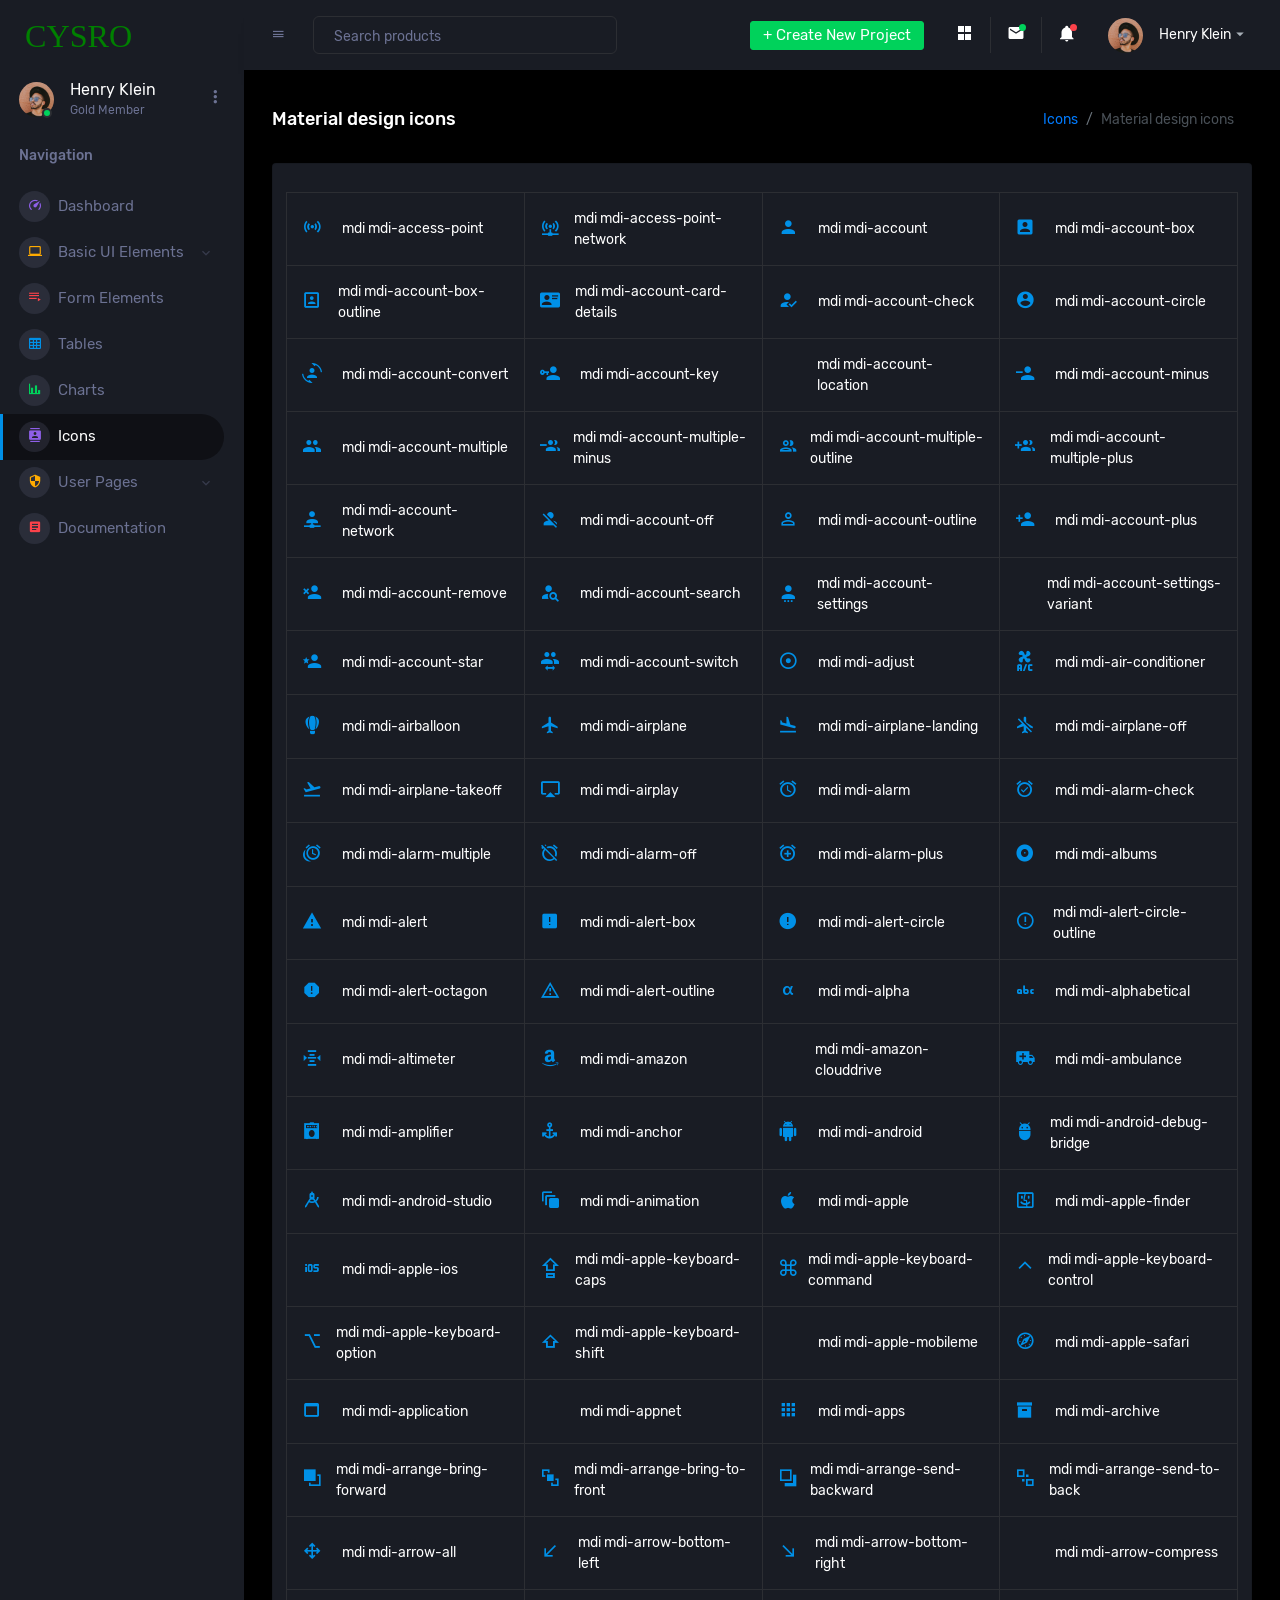
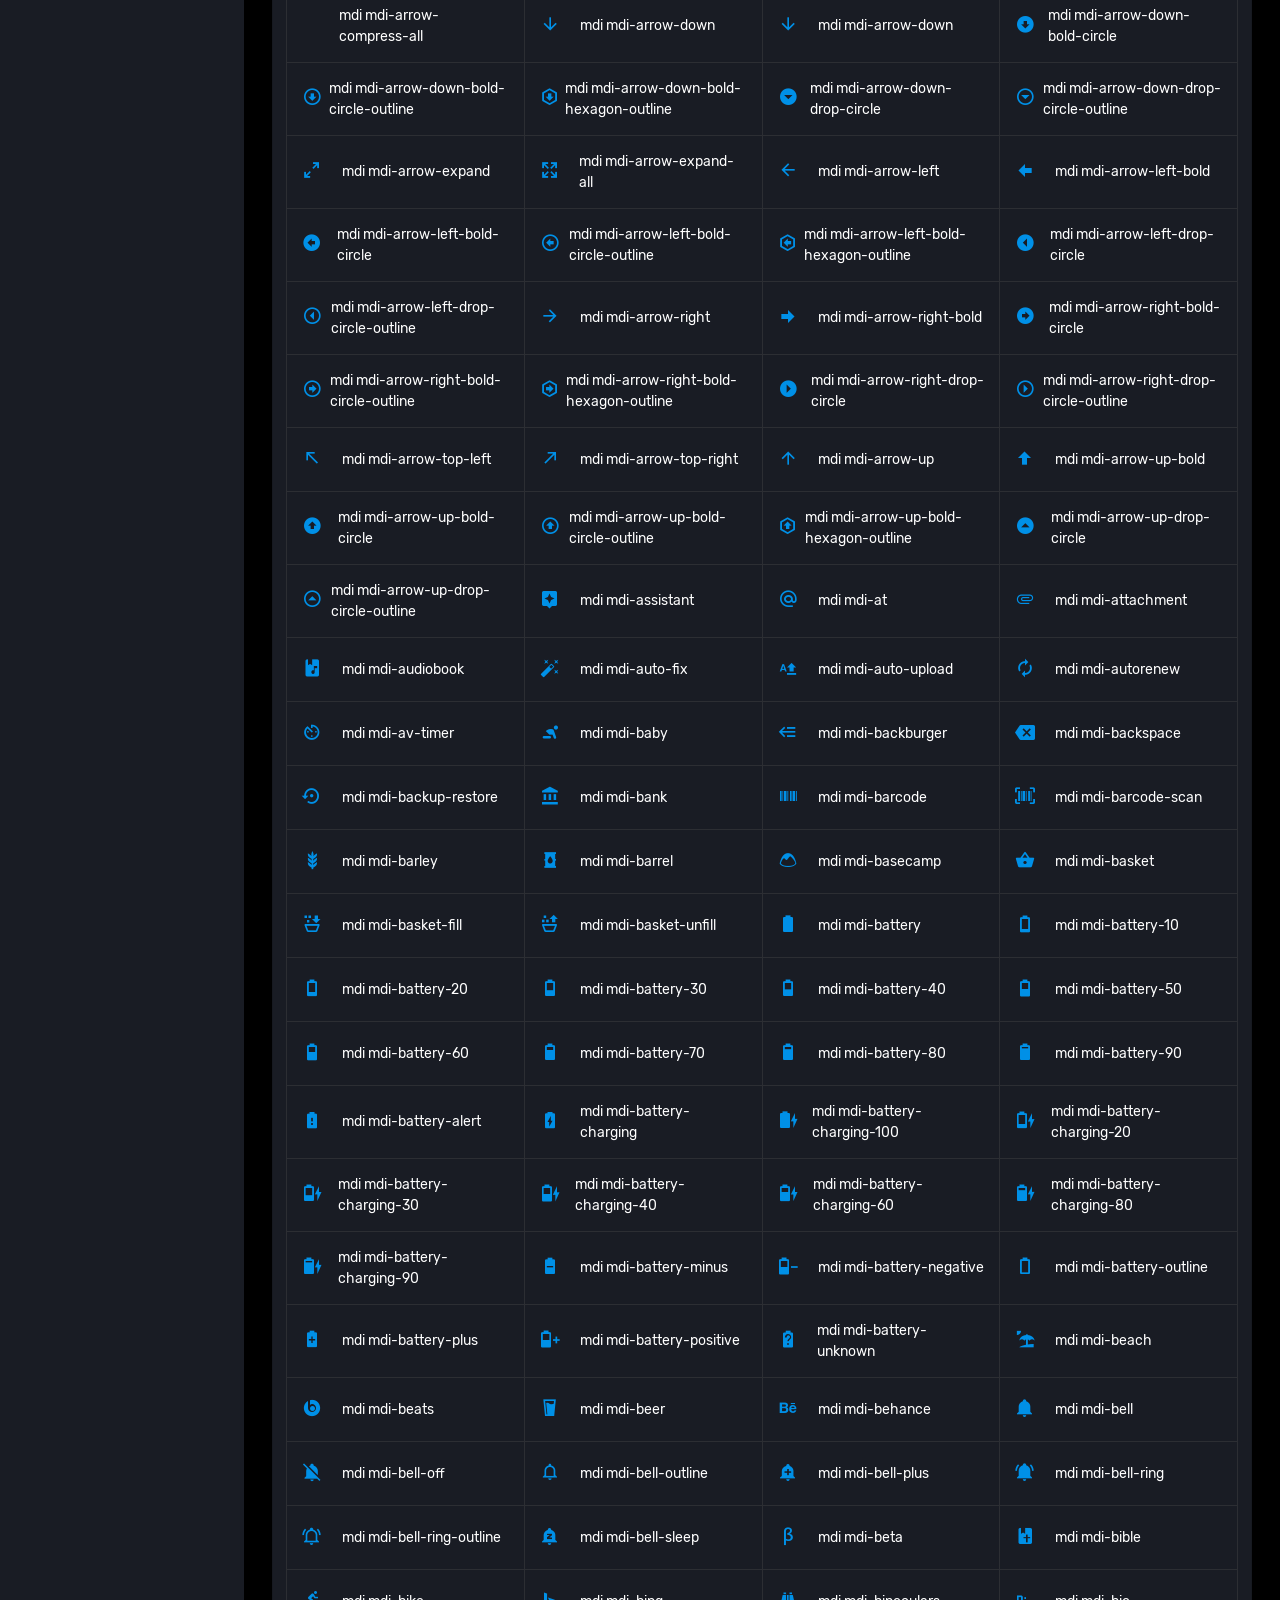
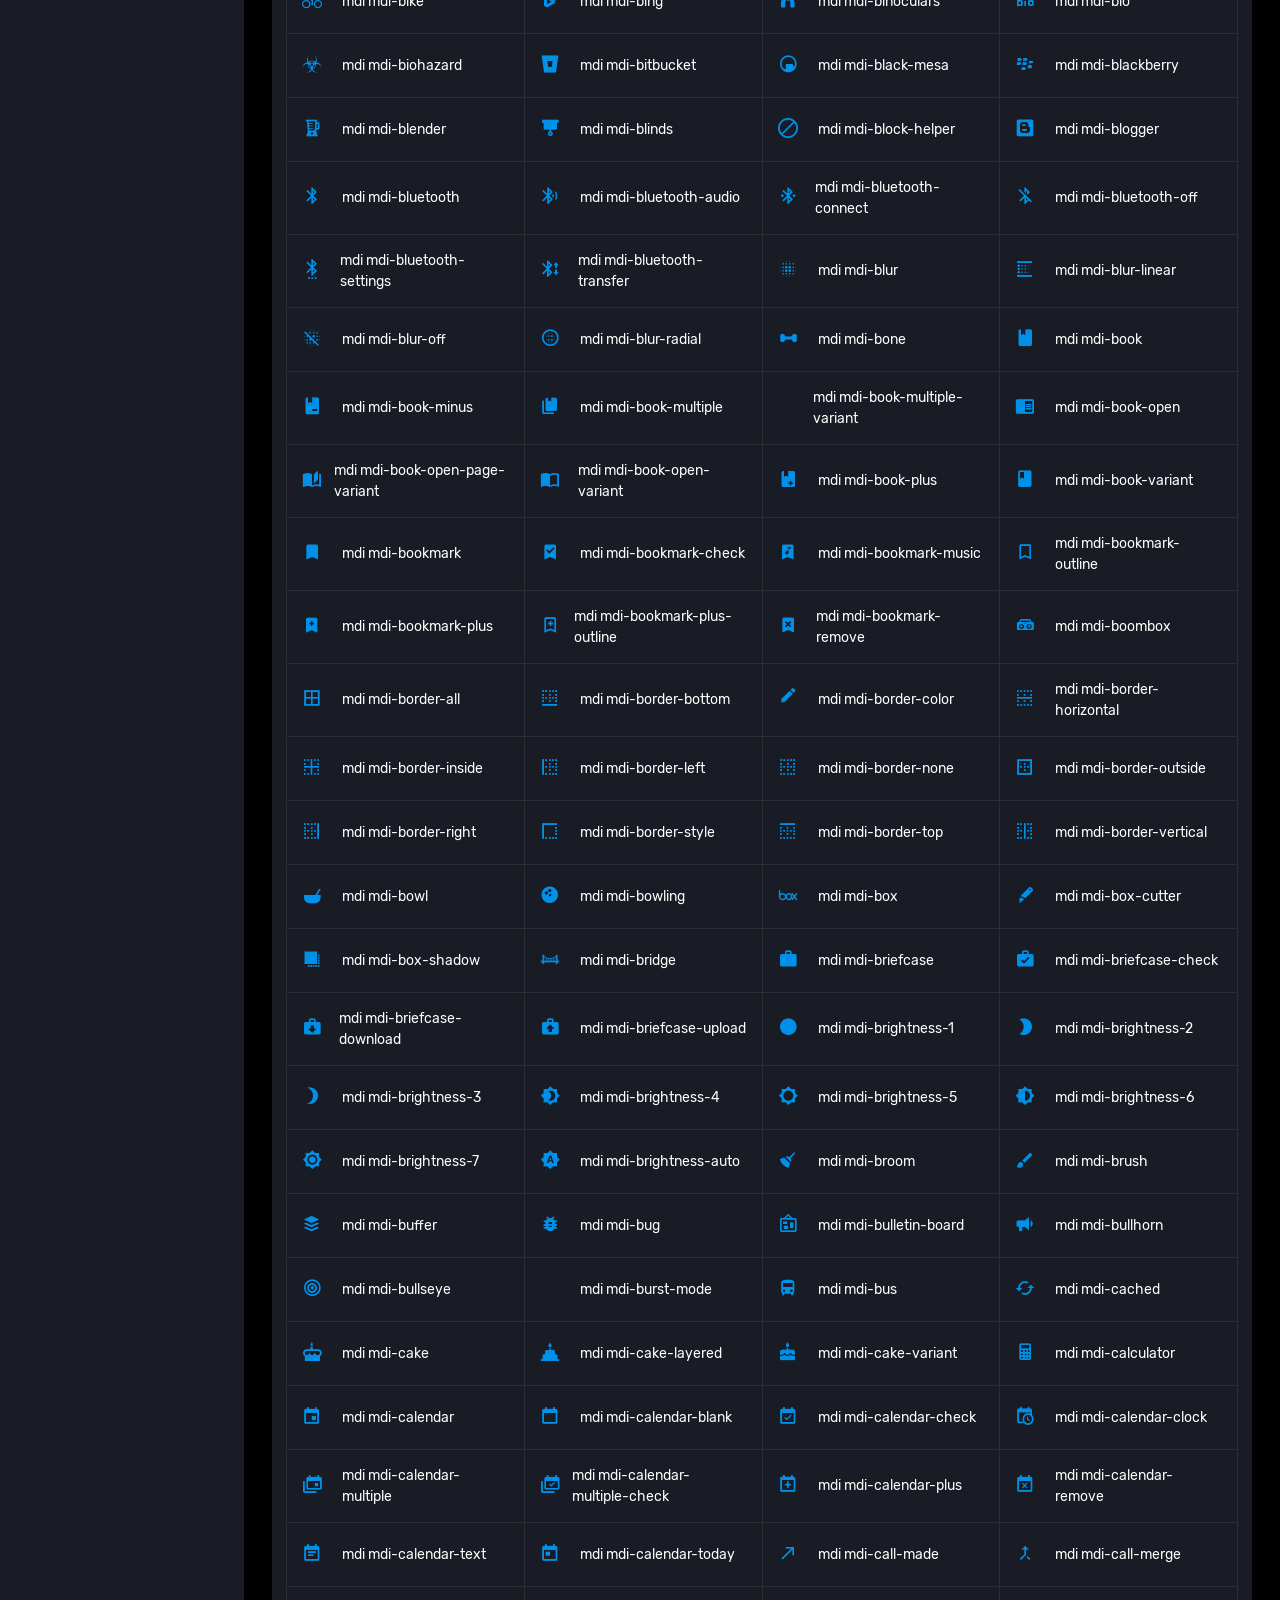
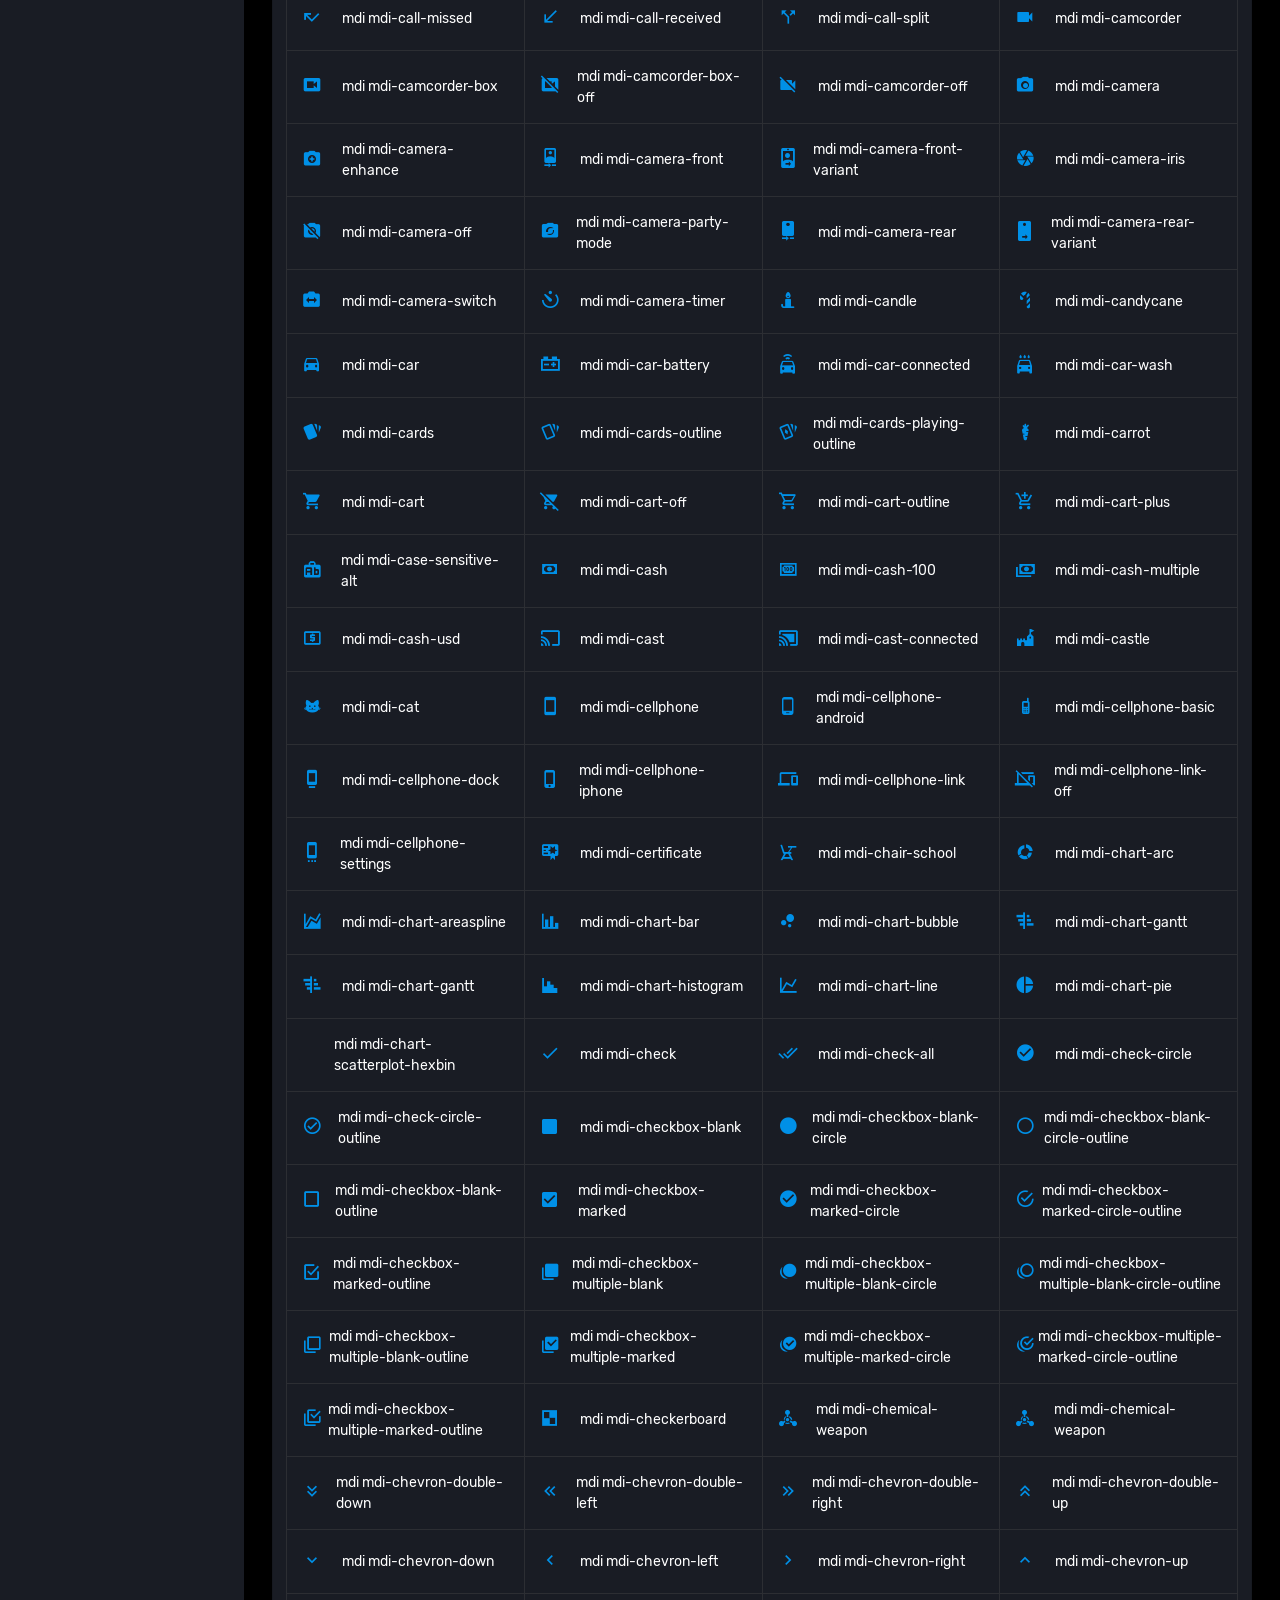
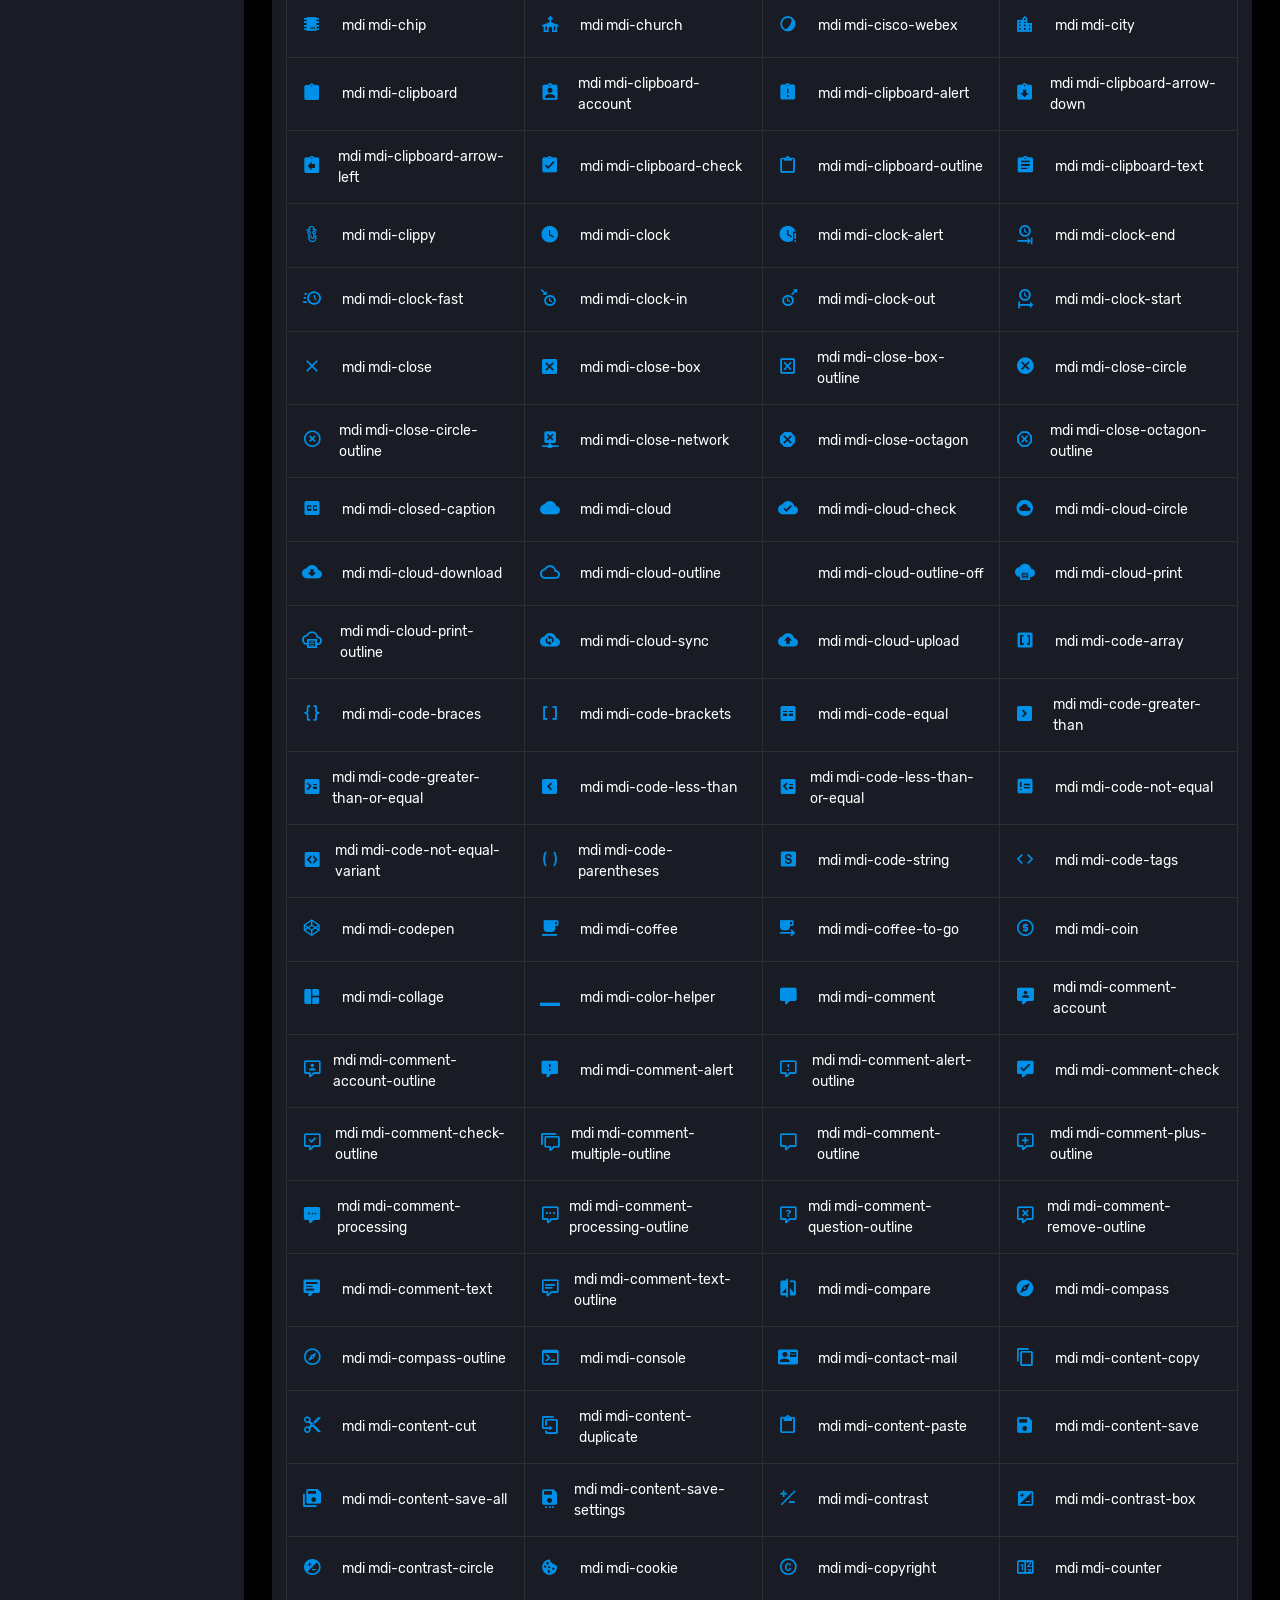
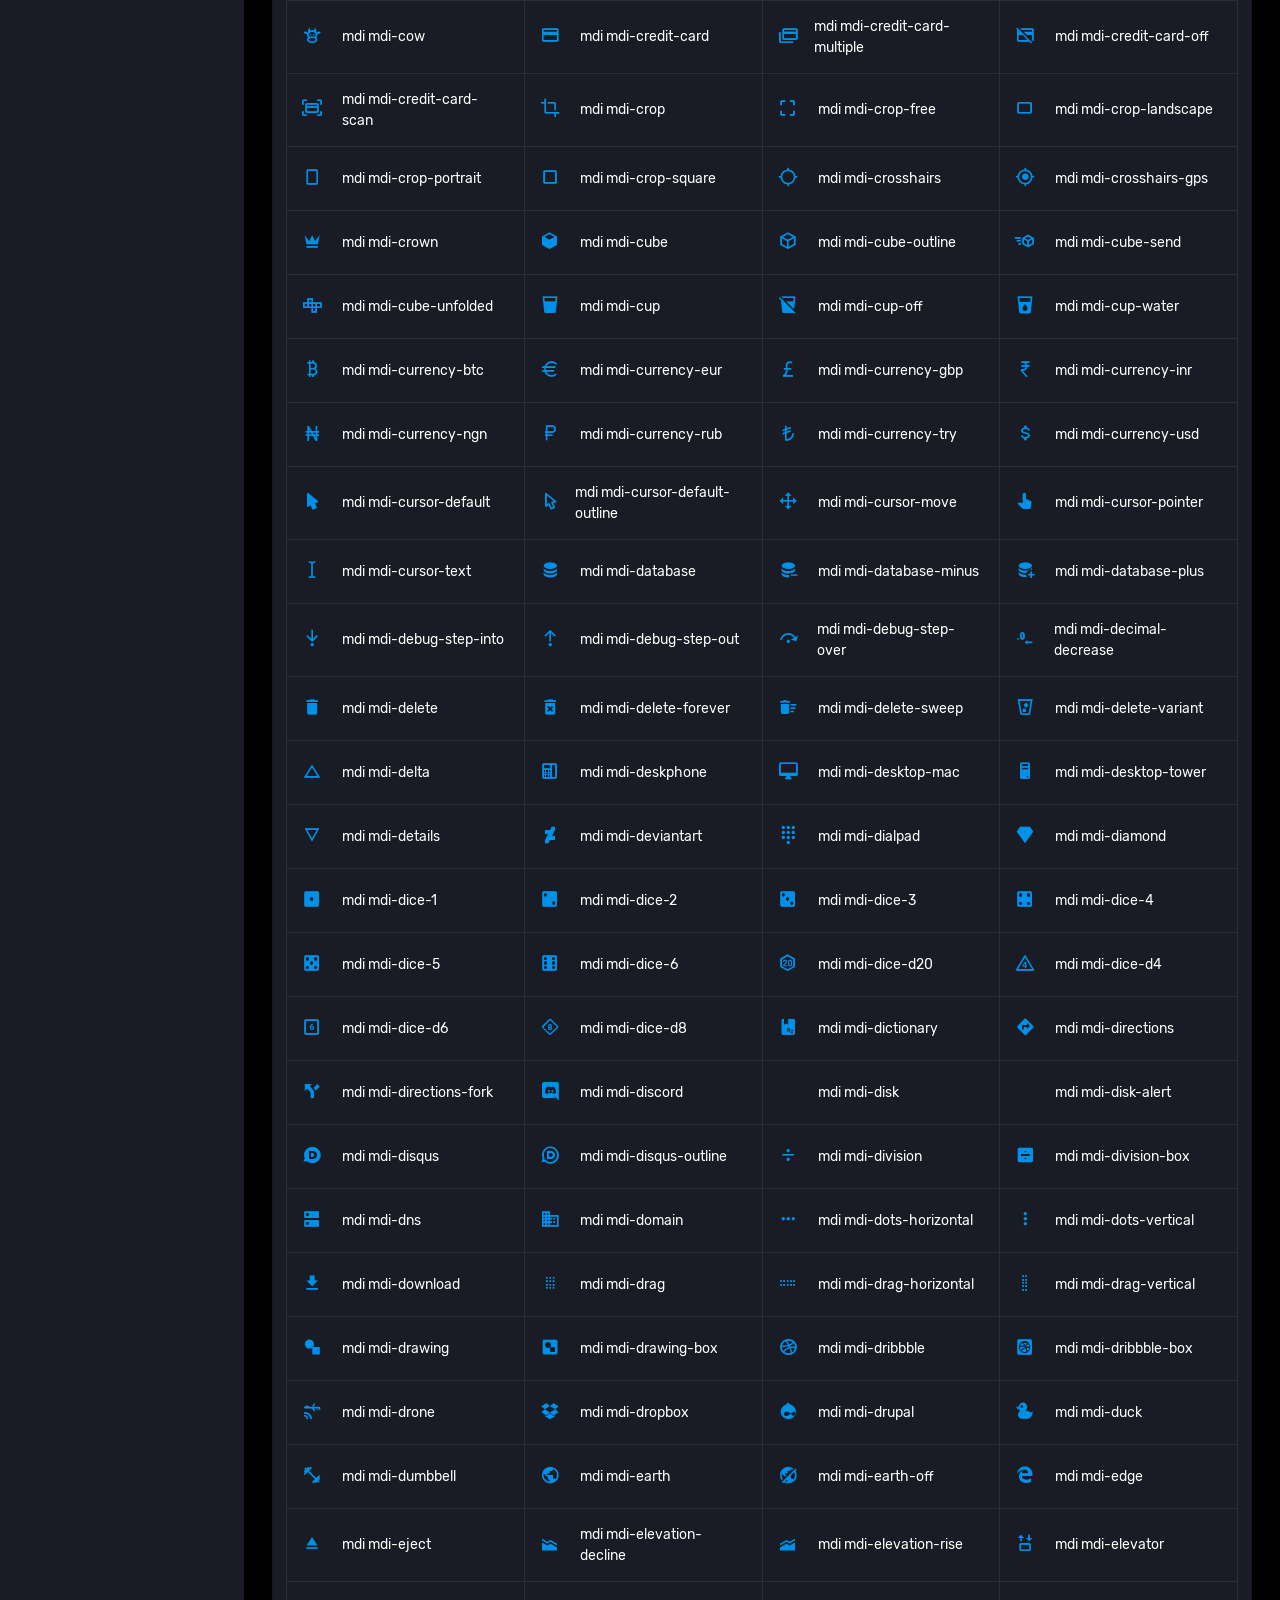
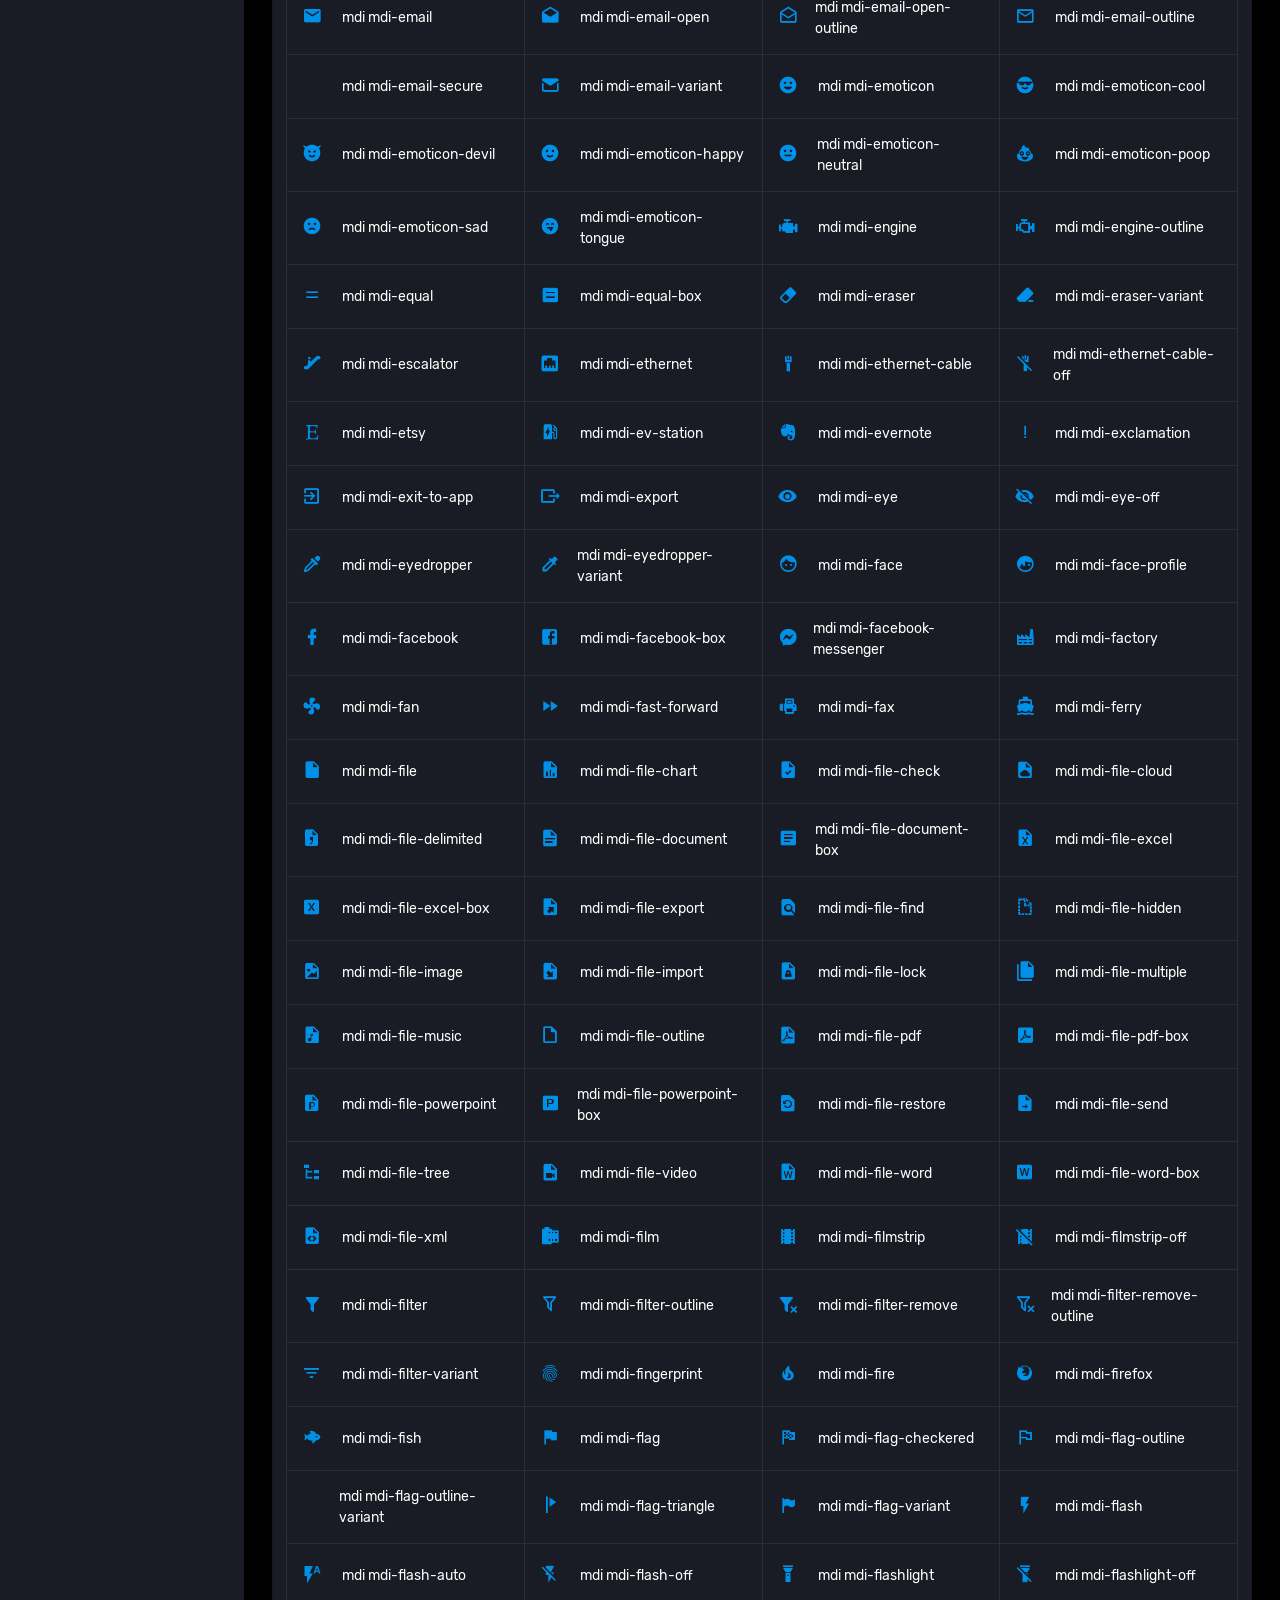
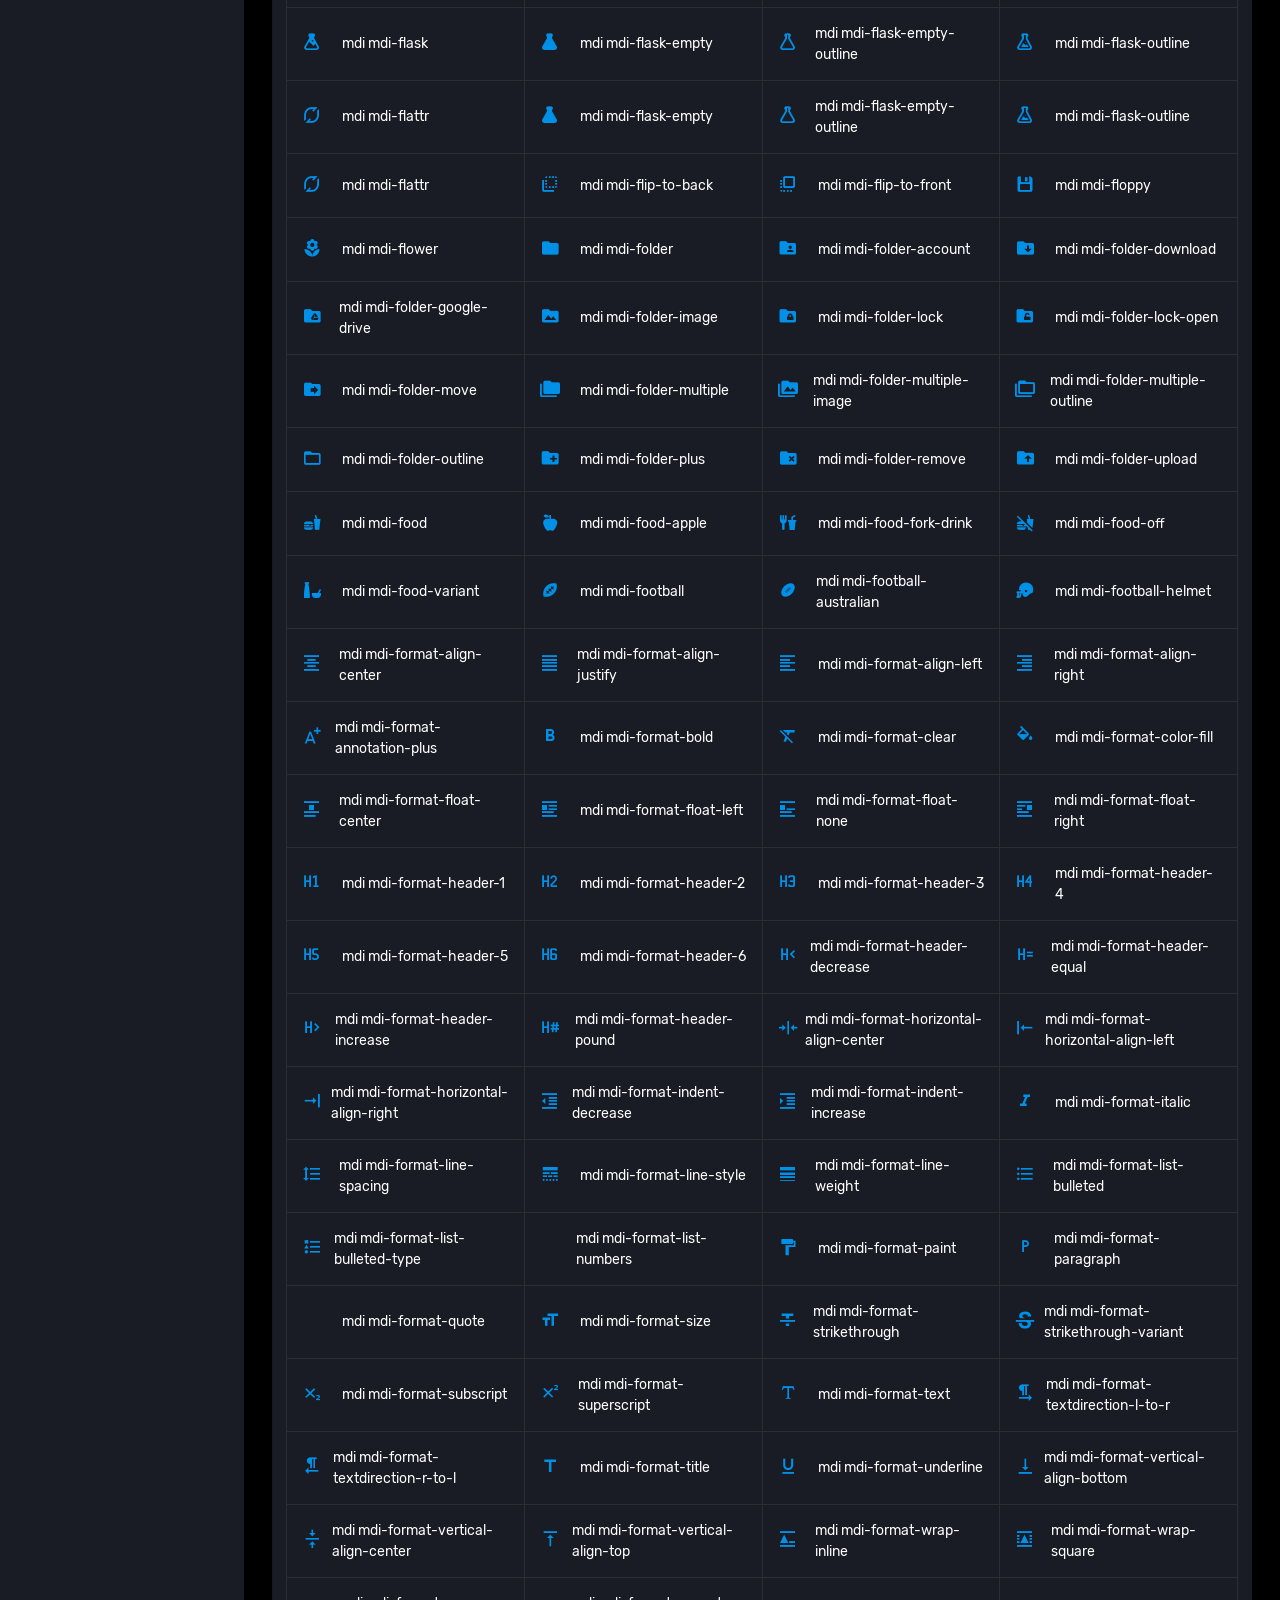
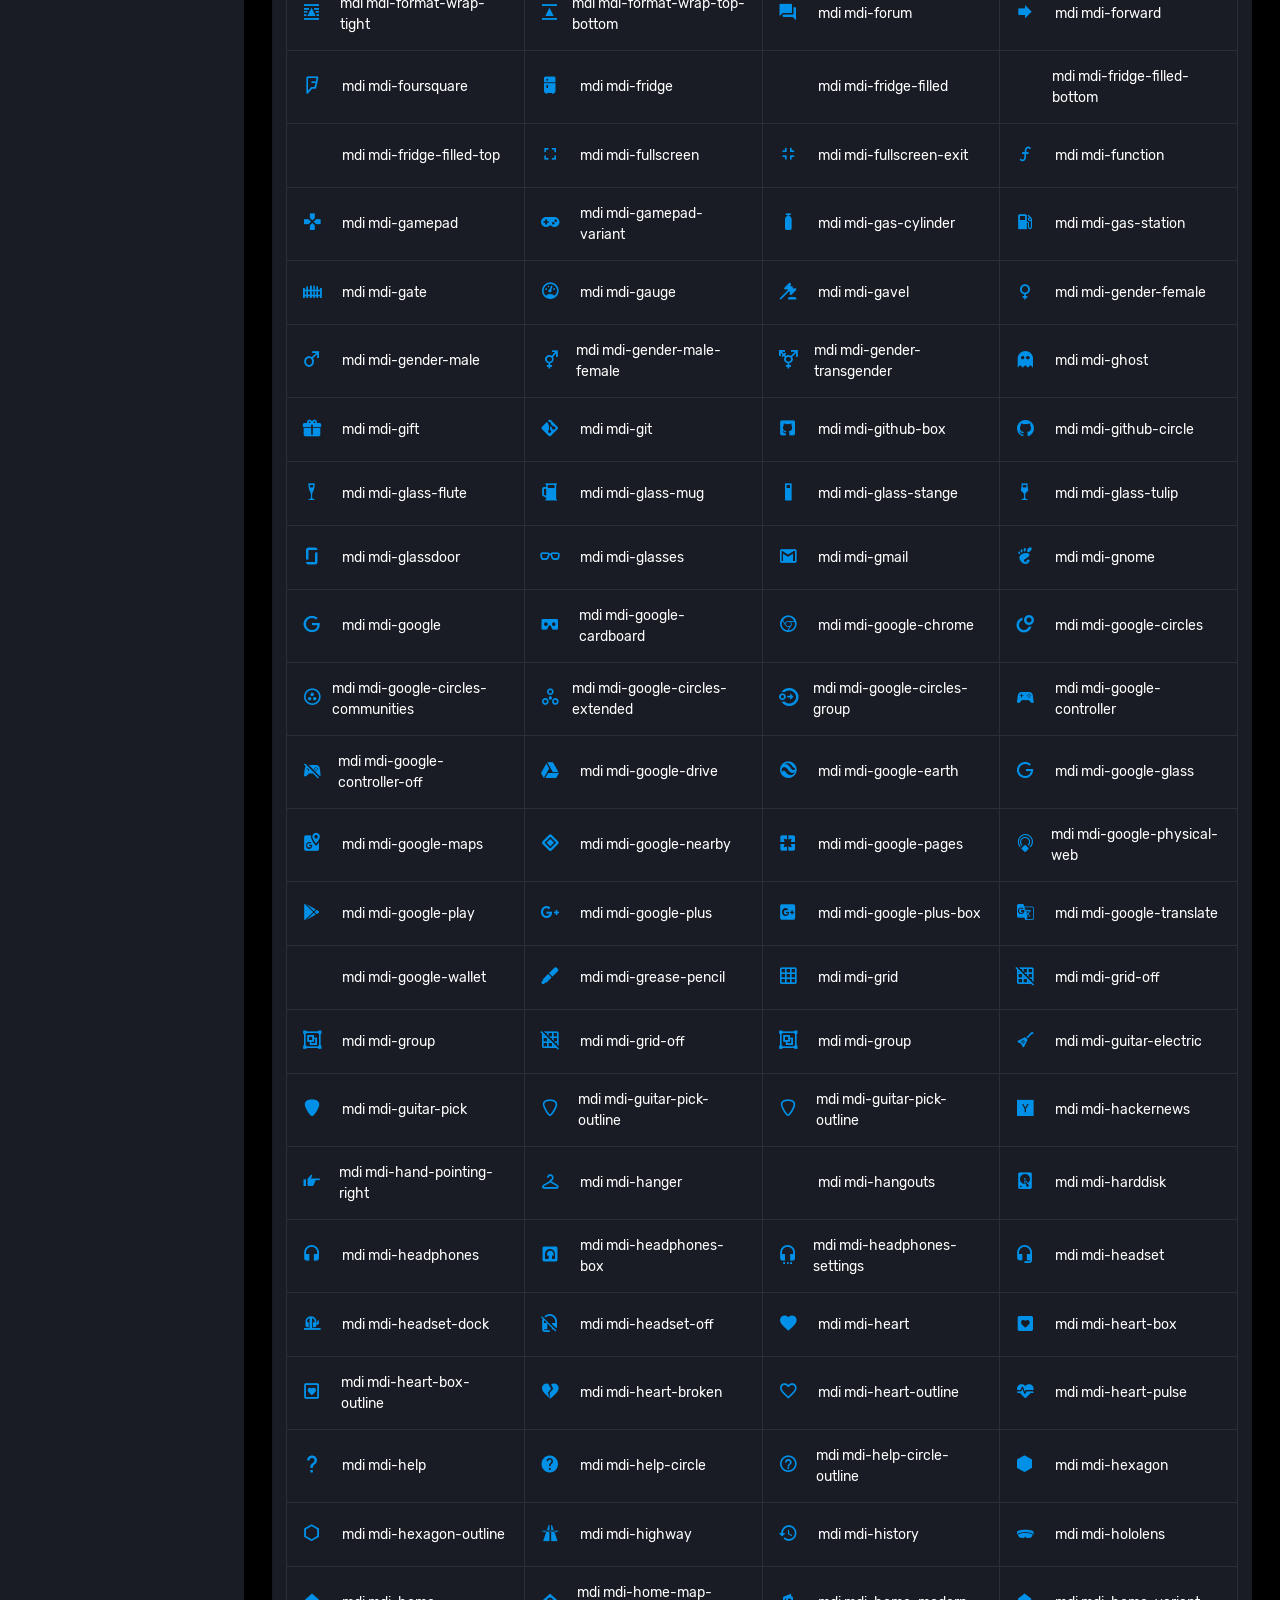
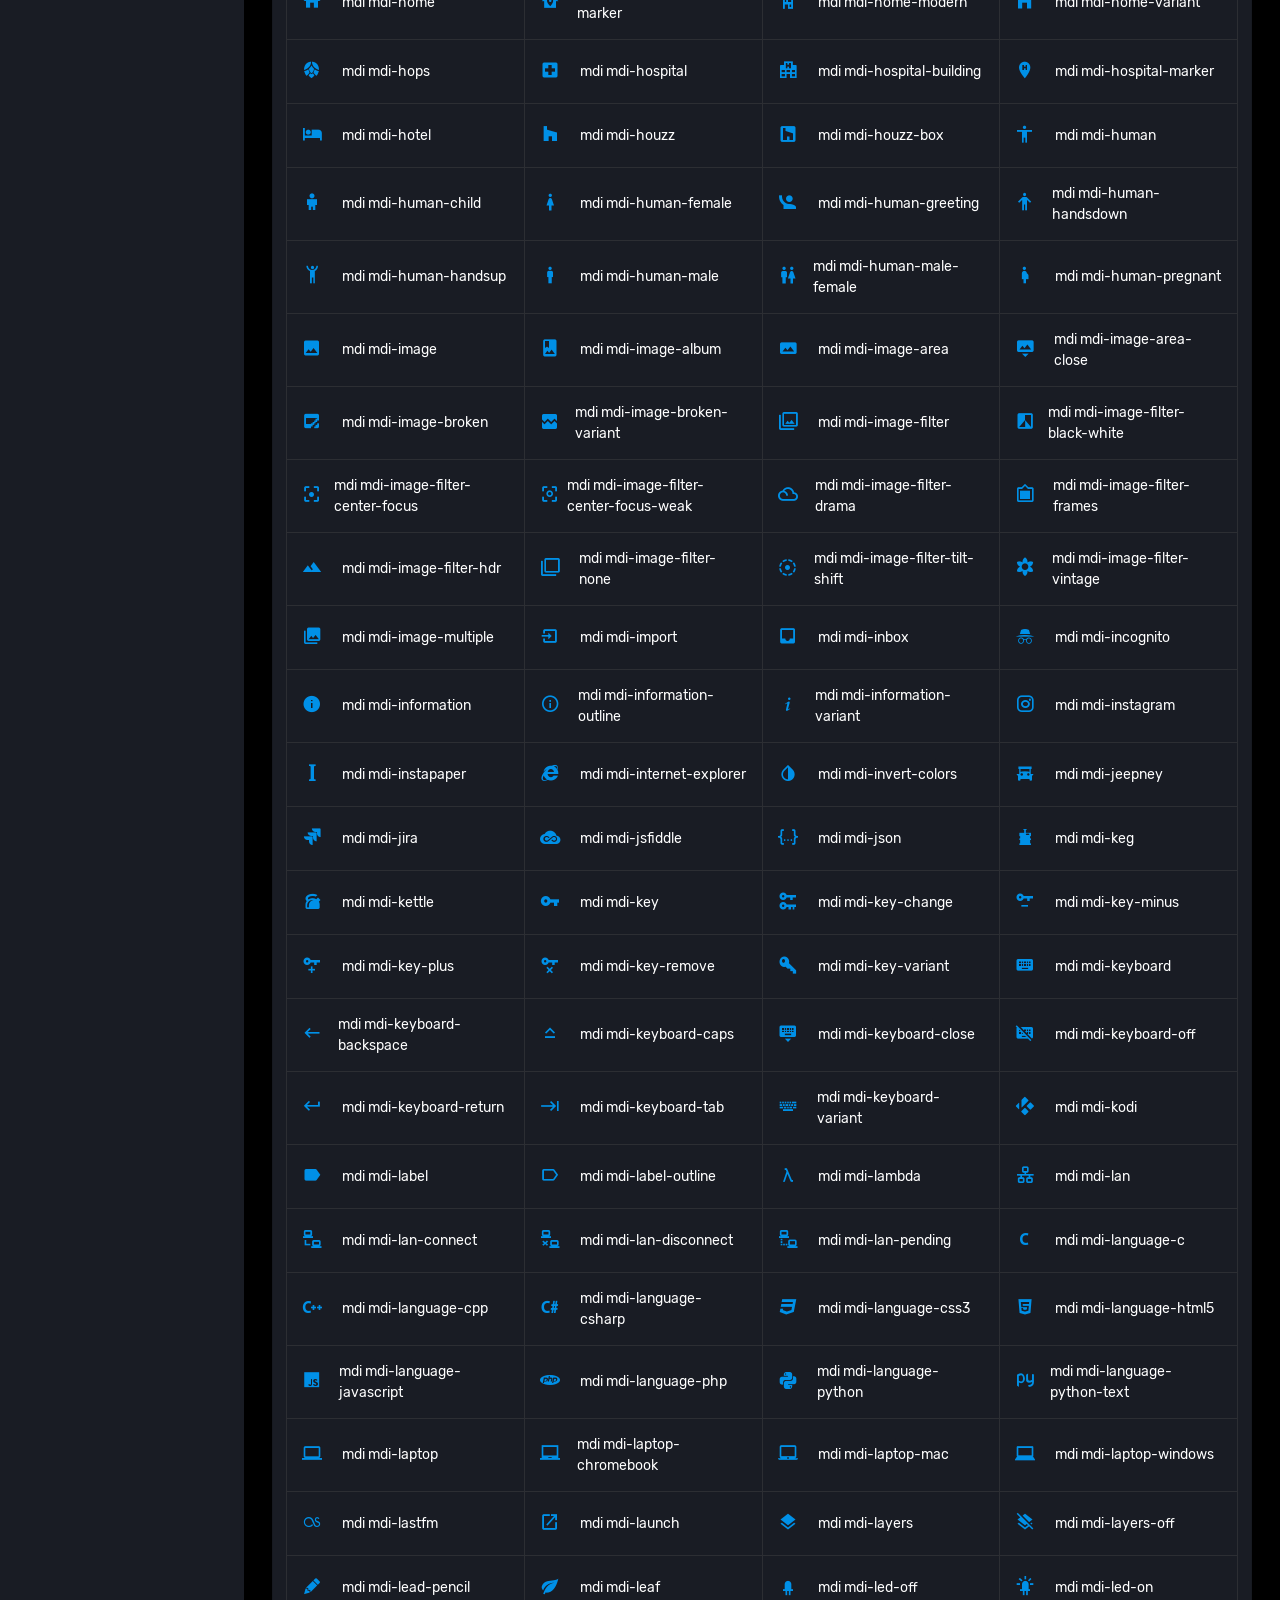
<file: template/pages/icons/mdi.html>
<!DOCTYPE html>
<html lang="en">
  <head>
    <!-- Required meta tags -->
    <meta charset="utf-8">
    <meta name="viewport" content="width=device-width, initial-scale=1, shrink-to-fit=no">
    <title>Corona Admin</title>
    <!-- plugins:css -->
    <link rel="stylesheet" href="../../assets/vendors/mdi/css/materialdesignicons.min.css">
    <link rel="stylesheet" href="../../assets/vendors/css/vendor.bundle.base.css">
    <!-- endinject -->
    <!-- Plugin css for this page -->
    <!-- End Plugin css for this page -->
    <!-- inject:css -->
    <!-- endinject -->
    <!-- Layout styles -->
    <link rel="stylesheet" href="../../assets/css/style.css">
    <!-- End layout styles -->
    <link rel="shortcut icon" href="../../assets/images/favicon.png" />
  </head>
  <body>
    <div class=" container-scroller">
      <!-- partial:../../partials/_sidebar.html -->
      <nav class="sidebar sidebar-offcanvas" id="sidebar">
        <div class="sidebar-brand-wrapper d-none d-lg-flex align-items-center justify-content-center fixed-top">
          <a class="sidebar-brand brand-logo" href="../../index.html"><img src="../../assets/images/logo.svg" alt="logo" /></a>
          <a class="sidebar-brand brand-logo-mini" href="../../index.html"><img src="../../assets/images/logo-mini.svg" alt="logo" /></a>
        </div>
        <ul class="nav">
          <li class="nav-item profile">
            <div class="profile-desc">
              <div class="profile-pic">
                <div class="count-indicator">
                  <img class="img-xs rounded-circle " src="../../assets/images/faces/face15.jpg" alt="">
                  <span class="count bg-success"></span>
                </div>
                <div class="profile-name">
                  <h5 class="mb-0 font-weight-normal">Henry Klein</h5>
                  <span>Gold Member</span>
                </div>
              </div>
              <a href="#" id="profile-dropdown" data-toggle="dropdown"><i class="mdi mdi-dots-vertical"></i></a>
              <div class="dropdown-menu dropdown-menu-right sidebar-dropdown preview-list" aria-labelledby="profile-dropdown">
                <a href="#" class="dropdown-item preview-item">
                  <div class="preview-thumbnail">
                    <div class="preview-icon bg-dark rounded-circle">
                      <i class="mdi mdi-settings text-primary"></i>
                    </div>
                  </div>
                  <div class="preview-item-content">
                    <p class="preview-subject ellipsis mb-1 text-small">Account settings</p>
                  </div>
                </a>
                <div class="dropdown-divider"></div>
                <a href="#" class="dropdown-item preview-item">
                  <div class="preview-thumbnail">
                    <div class="preview-icon bg-dark rounded-circle">
                      <i class="mdi mdi-onepassword  text-info"></i>
                    </div>
                  </div>
                  <div class="preview-item-content">
                    <p class="preview-subject ellipsis mb-1 text-small">Change Password</p>
                  </div>
                </a>
                <div class="dropdown-divider"></div>
                <a href="#" class="dropdown-item preview-item">
                  <div class="preview-thumbnail">
                    <div class="preview-icon bg-dark rounded-circle">
                      <i class="mdi mdi-calendar-today text-success"></i>
                    </div>
                  </div>
                  <div class="preview-item-content">
                    <p class="preview-subject ellipsis mb-1 text-small">To-do list</p>
                  </div>
                </a>
              </div>
            </div>
          </li>
          <li class="nav-item nav-category">
            <span class="nav-link">Navigation</span>
          </li>
          <li class="nav-item menu-items">
            <a class="nav-link" href="../../index.html">
              <span class="menu-icon">
                <i class="mdi mdi-speedometer"></i>
              </span>
              <span class="menu-title">Dashboard</span>
            </a>
          </li>
          <li class="nav-item menu-items">
            <a class="nav-link" data-toggle="collapse" href="#ui-basic" aria-expanded="false" aria-controls="ui-basic">
              <span class="menu-icon">
                <i class="mdi mdi-laptop"></i>
              </span>
              <span class="menu-title">Basic UI Elements</span>
              <i class="menu-arrow"></i>
            </a>
            <div class="collapse" id="ui-basic">
              <ul class="nav flex-column sub-menu">
                <li class="nav-item"> <a class="nav-link" href="../../pages/ui-features/buttons.html">Buttons</a></li>
                <li class="nav-item"> <a class="nav-link" href="../../pages/ui-features/dropdowns.html">Dropdowns</a></li>
                <li class="nav-item"> <a class="nav-link" href="../../pages/ui-features/typography.html">Typography</a></li>
              </ul>
            </div>
          </li>
          <li class="nav-item menu-items">
            <a class="nav-link" href="../../pages/forms/basic_elements.html">
              <span class="menu-icon">
                <i class="mdi mdi-playlist-play"></i>
              </span>
              <span class="menu-title">Form Elements</span>
            </a>
          </li>
          <li class="nav-item menu-items">
            <a class="nav-link" href="../../pages/tables/basic-table.html">
              <span class="menu-icon">
                <i class="mdi mdi-table-large"></i>
              </span>
              <span class="menu-title">Tables</span>
            </a>
          </li>
          <li class="nav-item menu-items">
            <a class="nav-link" href="../../pages/charts/chartjs.html">
              <span class="menu-icon">
                <i class="mdi mdi-chart-bar"></i>
              </span>
              <span class="menu-title">Charts</span>
            </a>
          </li>
          <li class="nav-item menu-items">
            <a class="nav-link" href="../../pages/icons/mdi.html">
              <span class="menu-icon">
                <i class="mdi mdi-contacts"></i>
              </span>
              <span class="menu-title">Icons</span>
            </a>
          </li>
          <li class="nav-item menu-items">
            <a class="nav-link" data-toggle="collapse" href="#auth" aria-expanded="false" aria-controls="auth">
              <span class="menu-icon">
                <i class="mdi mdi-security"></i>
              </span>
              <span class="menu-title">User Pages</span>
              <i class="menu-arrow"></i>
            </a>
            <div class="collapse" id="auth">
              <ul class="nav flex-column sub-menu">
                <li class="nav-item"> <a class="nav-link" href="../../pages/samples/blank-page.html"> Blank Page </a></li>
                <li class="nav-item"> <a class="nav-link" href="../../pages/samples/error-404.html"> 404 </a></li>
                <li class="nav-item"> <a class="nav-link" href="../../pages/samples/error-500.html"> 500 </a></li>
                <li class="nav-item"> <a class="nav-link" href="../../pages/samples/login.html"> Login </a></li>
                <li class="nav-item"> <a class="nav-link" href="../../pages/samples/register.html"> Register </a></li>
              </ul>
            </div>
          </li>
          <li class="nav-item menu-items">
            <a class="nav-link" href="http://www.bootstrapdash.com/demo/corona-free/jquery/documentation/documentation.html">
              <span class="menu-icon">
                <i class="mdi mdi-file-document-box"></i>
              </span>
              <span class="menu-title">Documentation</span>
            </a>
          </li>
        </ul>
      </nav>
      <!-- partial -->
      <div class="container-fluid page-body-wrapper">
        <!-- partial:../../partials/_navbar.html -->
        <nav class="navbar p-0 fixed-top d-flex flex-row">
          <div class="navbar-brand-wrapper d-flex d-lg-none align-items-center justify-content-center">
            <a class="navbar-brand brand-logo-mini" href="../../index.html"><img src="../../assets/images/logo-mini.svg" alt="logo" /></a>
          </div>
          <div class="navbar-menu-wrapper flex-grow d-flex align-items-stretch">
            <button class="navbar-toggler navbar-toggler align-self-center" type="button" data-toggle="minimize">
              <span class="mdi mdi-menu"></span>
            </button>
            <ul class="navbar-nav w-100">
              <li class="nav-item w-100">
                <form class="nav-link mt-2 mt-md-0 d-none d-lg-flex search">
                  <input type="text" class="form-control" placeholder="Search products">
                </form>
              </li>
            </ul>
            <ul class="navbar-nav navbar-nav-right">
              <li class="nav-item dropdown d-none d-lg-block">
                <a class="nav-link btn btn-success create-new-button" id="createbuttonDropdown" data-toggle="dropdown" aria-expanded="false" href="#">+ Create New Project</a>
                <div class="dropdown-menu dropdown-menu-right navbar-dropdown preview-list" aria-labelledby="createbuttonDropdown">
                  <h6 class="p-3 mb-0">Projects</h6>
                  <div class="dropdown-divider"></div>
                  <a class="dropdown-item preview-item">
                    <div class="preview-thumbnail">
                      <div class="preview-icon bg-dark rounded-circle">
                        <i class="mdi mdi-file-outline text-primary"></i>
                      </div>
                    </div>
                    <div class="preview-item-content">
                      <p class="preview-subject ellipsis mb-1">Software Development</p>
                    </div>
                  </a>
                  <div class="dropdown-divider"></div>
                  <a class="dropdown-item preview-item">
                    <div class="preview-thumbnail">
                      <div class="preview-icon bg-dark rounded-circle">
                        <i class="mdi mdi-web text-info"></i>
                      </div>
                    </div>
                    <div class="preview-item-content">
                      <p class="preview-subject ellipsis mb-1">UI Development</p>
                    </div>
                  </a>
                  <div class="dropdown-divider"></div>
                  <a class="dropdown-item preview-item">
                    <div class="preview-thumbnail">
                      <div class="preview-icon bg-dark rounded-circle">
                        <i class="mdi mdi-layers text-danger"></i>
                      </div>
                    </div>
                    <div class="preview-item-content">
                      <p class="preview-subject ellipsis mb-1">Software Testing</p>
                    </div>
                  </a>
                  <div class="dropdown-divider"></div>
                  <p class="p-3 mb-0 text-center">See all projects</p>
                </div>
              </li>
              <li class="nav-item nav-settings d-none d-lg-block">
                <a class="nav-link" href="#">
                  <i class="mdi mdi-view-grid"></i>
                </a>
              </li>
              <li class="nav-item dropdown border-left">
                <a class="nav-link count-indicator dropdown-toggle" id="messageDropdown" href="#" data-toggle="dropdown" aria-expanded="false">
                  <i class="mdi mdi-email"></i>
                  <span class="count bg-success"></span>
                </a>
                <div class="dropdown-menu dropdown-menu-right navbar-dropdown preview-list" aria-labelledby="messageDropdown">
                  <h6 class="p-3 mb-0">Messages</h6>
                  <div class="dropdown-divider"></div>
                  <a class="dropdown-item preview-item">
                    <div class="preview-thumbnail">
                      <img src="../../assets/images/faces/face4.jpg" alt="image" class="rounded-circle profile-pic">
                    </div>
                    <div class="preview-item-content">
                      <p class="preview-subject ellipsis mb-1">Mark send you a message</p>
                      <p class="text-muted mb-0"> 1 Minutes ago </p>
                    </div>
                  </a>
                  <div class="dropdown-divider"></div>
                  <a class="dropdown-item preview-item">
                    <div class="preview-thumbnail">
                      <img src="../../assets/images/faces/face2.jpg" alt="image" class="rounded-circle profile-pic">
                    </div>
                    <div class="preview-item-content">
                      <p class="preview-subject ellipsis mb-1">Cregh send you a message</p>
                      <p class="text-muted mb-0"> 15 Minutes ago </p>
                    </div>
                  </a>
                  <div class="dropdown-divider"></div>
                  <a class="dropdown-item preview-item">
                    <div class="preview-thumbnail">
                      <img src="../../assets/images/faces/face3.jpg" alt="image" class="rounded-circle profile-pic">
                    </div>
                    <div class="preview-item-content">
                      <p class="preview-subject ellipsis mb-1">Profile picture updated</p>
                      <p class="text-muted mb-0"> 18 Minutes ago </p>
                    </div>
                  </a>
                  <div class="dropdown-divider"></div>
                  <p class="p-3 mb-0 text-center">4 new messages</p>
                </div>
              </li>
              <li class="nav-item dropdown border-left">
                <a class="nav-link count-indicator dropdown-toggle" id="notificationDropdown" href="#" data-toggle="dropdown">
                  <i class="mdi mdi-bell"></i>
                  <span class="count bg-danger"></span>
                </a>
                <div class="dropdown-menu dropdown-menu-right navbar-dropdown preview-list" aria-labelledby="notificationDropdown">
                  <h6 class="p-3 mb-0">Notifications</h6>
                  <div class="dropdown-divider"></div>
                  <a class="dropdown-item preview-item">
                    <div class="preview-thumbnail">
                      <div class="preview-icon bg-dark rounded-circle">
                        <i class="mdi mdi-calendar text-success"></i>
                      </div>
                    </div>
                    <div class="preview-item-content">
                      <p class="preview-subject mb-1">Event today</p>
                      <p class="text-muted ellipsis mb-0"> Just a reminder that you have an event today </p>
                    </div>
                  </a>
                  <div class="dropdown-divider"></div>
                  <a class="dropdown-item preview-item">
                    <div class="preview-thumbnail">
                      <div class="preview-icon bg-dark rounded-circle">
                        <i class="mdi mdi-settings text-danger"></i>
                      </div>
                    </div>
                    <div class="preview-item-content">
                      <p class="preview-subject mb-1">Settings</p>
                      <p class="text-muted ellipsis mb-0"> Update dashboard </p>
                    </div>
                  </a>
                  <div class="dropdown-divider"></div>
                  <a class="dropdown-item preview-item">
                    <div class="preview-thumbnail">
                      <div class="preview-icon bg-dark rounded-circle">
                        <i class="mdi mdi-link-variant text-warning"></i>
                      </div>
                    </div>
                    <div class="preview-item-content">
                      <p class="preview-subject mb-1">Launch Admin</p>
                      <p class="text-muted ellipsis mb-0"> New admin wow! </p>
                    </div>
                  </a>
                  <div class="dropdown-divider"></div>
                  <p class="p-3 mb-0 text-center">See all notifications</p>
                </div>
              </li>
              <li class="nav-item dropdown">
                <a class="nav-link" id="profileDropdown" href="#" data-toggle="dropdown">
                  <div class="navbar-profile">
                    <img class="img-xs rounded-circle" src="../../assets/images/faces/face15.jpg" alt="">
                    <p class="mb-0 d-none d-sm-block navbar-profile-name">Henry Klein</p>
                    <i class="mdi mdi-menu-down d-none d-sm-block"></i>
                  </div>
                </a>
                <div class="dropdown-menu dropdown-menu-right navbar-dropdown preview-list" aria-labelledby="profileDropdown">
                  <h6 class="p-3 mb-0">Profile</h6>
                  <div class="dropdown-divider"></div>
                  <a class="dropdown-item preview-item">
                    <div class="preview-thumbnail">
                      <div class="preview-icon bg-dark rounded-circle">
                        <i class="mdi mdi-settings text-success"></i>
                      </div>
                    </div>
                    <div class="preview-item-content">
                      <p class="preview-subject mb-1">Settings</p>
                    </div>
                  </a>
                  <div class="dropdown-divider"></div>
                  <a class="dropdown-item preview-item">
                    <div class="preview-thumbnail">
                      <div class="preview-icon bg-dark rounded-circle">
                        <i class="mdi mdi-logout text-danger"></i>
                      </div>
                    </div>
                    <div class="preview-item-content">
                      <p class="preview-subject mb-1">Log out</p>
                    </div>
                  </a>
                  <div class="dropdown-divider"></div>
                  <p class="p-3 mb-0 text-center">Advanced settings</p>
                </div>
              </li>
            </ul>
            <button class="navbar-toggler navbar-toggler-right d-lg-none align-self-center" type="button" data-toggle="offcanvas">
              <span class="mdi mdi-format-line-spacing"></span>
            </button>
          </div>
        </nav>
        <!-- partial -->
        <div class="main-panel">
          <div class="content-wrapper">
            <div class="page-header">
              <h3 class="page-title"> Material design icons </h3>
              <nav aria-label="breadcrumb">
                <ol class="breadcrumb">
                  <li class="breadcrumb-item"><a href="#">Icons</a></li>
                  <li class="breadcrumb-item active" aria-current="page">Material design icons</li>
                </ol>
              </nav>
            </div>
            <div class="row">
              <div class="col-lg-12 grid-margin">
                <div class="card">
                  <div class="card-body">
                    <div class="row icons-list">
                      <div class="col-sm-6 col-md-4 col-lg-3">
                        <i class="mdi mdi-access-point"></i> mdi mdi-access-point
                      </div>
                      <div class="col-sm-6 col-md-4 col-lg-3">
                        <i class="mdi mdi-access-point-network"></i> mdi mdi-access-point-network
                      </div>
                      <div class="col-sm-6 col-md-4 col-lg-3">
                        <i class="mdi mdi-account"></i> mdi mdi-account
                      </div>
                      <div class="col-sm-6 col-md-4 col-lg-3">
                        <i class="mdi mdi-account-box"></i> mdi mdi-account-box
                      </div>
                      <div class="col-sm-6 col-md-4 col-lg-3">
                        <i class="mdi mdi-account-box-outline"></i> mdi mdi-account-box-outline
                      </div>
                      <div class="col-sm-6 col-md-4 col-lg-3">
                        <i class="mdi mdi-account-card-details"></i> mdi mdi-account-card-details
                      </div>
                      <div class="col-sm-6 col-md-4 col-lg-3">
                        <i class="mdi mdi-account-check"></i> mdi mdi-account-check
                      </div>
                      <div class="col-sm-6 col-md-4 col-lg-3">
                        <i class="mdi mdi-account-circle"></i> mdi mdi-account-circle
                      </div>
                      <div class="col-sm-6 col-md-4 col-lg-3">
                        <i class="mdi mdi-account-convert"></i> mdi mdi-account-convert
                      </div>
                      <div class="col-sm-6 col-md-4 col-lg-3">
                        <i class="mdi mdi-account-key"></i> mdi mdi-account-key
                      </div>
                      <div class="col-sm-6 col-md-4 col-lg-3">
                        <i class="mdi mdi-account-location"></i> mdi mdi-account-location
                      </div>
                      <div class="col-sm-6 col-md-4 col-lg-3">
                        <i class="mdi mdi-account-minus"></i> mdi mdi-account-minus
                      </div>
                      <div class="col-sm-6 col-md-4 col-lg-3">
                        <i class="mdi mdi-account-multiple"></i> mdi mdi-account-multiple
                      </div>
                      <div class="col-sm-6 col-md-4 col-lg-3">
                        <i class="mdi mdi-account-multiple-minus"></i> mdi mdi-account-multiple-minus
                      </div>
                      <div class="col-sm-6 col-md-4 col-lg-3">
                        <i class="mdi mdi-account-multiple-outline"></i> mdi mdi-account-multiple-outline
                      </div>
                      <div class="col-sm-6 col-md-4 col-lg-3">
                        <i class="mdi mdi-account-multiple-plus"></i> mdi mdi-account-multiple-plus
                      </div>
                      <div class="col-sm-6 col-md-4 col-lg-3">
                        <i class="mdi mdi-account-network"></i> mdi mdi-account-network
                      </div>
                      <div class="col-sm-6 col-md-4 col-lg-3">
                        <i class="mdi mdi-account-off"></i> mdi mdi-account-off
                      </div>
                      <div class="col-sm-6 col-md-4 col-lg-3">
                        <i class="mdi mdi-account-outline"></i> mdi mdi-account-outline
                      </div>
                      <div class="col-sm-6 col-md-4 col-lg-3">
                        <i class="mdi mdi-account-plus"></i> mdi mdi-account-plus
                      </div>
                      <div class="col-sm-6 col-md-4 col-lg-3">
                        <i class="mdi mdi-account-remove"></i> mdi mdi-account-remove
                      </div>
                      <div class="col-sm-6 col-md-4 col-lg-3">
                        <i class="mdi mdi-account-search"></i> mdi mdi-account-search
                      </div>
                      <div class="col-sm-6 col-md-4 col-lg-3">
                        <i class="mdi mdi-account-settings"></i> mdi mdi-account-settings
                      </div>
                      <div class="col-sm-6 col-md-4 col-lg-3">
                        <i class="mdi mdi-account-settings-variant"></i> mdi mdi-account-settings-variant
                      </div>
                      <div class="col-sm-6 col-md-4 col-lg-3">
                        <i class="mdi mdi-account-star"></i> mdi mdi-account-star
                      </div>
                      <div class="col-sm-6 col-md-4 col-lg-3">
                        <i class="mdi mdi-account-switch"></i> mdi mdi-account-switch
                      </div>
                      <div class="col-sm-6 col-md-4 col-lg-3">
                        <i class="mdi mdi-adjust"></i> mdi mdi-adjust
                      </div>
                      <div class="col-sm-6 col-md-4 col-lg-3">
                        <i class="mdi mdi-air-conditioner"></i> mdi mdi-air-conditioner
                      </div>
                      <div class="col-sm-6 col-md-4 col-lg-3">
                        <i class="mdi mdi-airballoon"></i> mdi mdi-airballoon
                      </div>
                      <div class="col-sm-6 col-md-4 col-lg-3">
                        <i class="mdi mdi-airplane"></i> mdi mdi-airplane
                      </div>
                      <div class="col-sm-6 col-md-4 col-lg-3">
                        <i class="mdi mdi-airplane-landing"></i> mdi mdi-airplane-landing
                      </div>
                      <div class="col-sm-6 col-md-4 col-lg-3">
                        <i class="mdi mdi-airplane-off"></i> mdi mdi-airplane-off
                      </div>
                      <div class="col-sm-6 col-md-4 col-lg-3">
                        <i class="mdi mdi-airplane-takeoff"></i> mdi mdi-airplane-takeoff
                      </div>
                      <div class="col-sm-6 col-md-4 col-lg-3">
                        <i class="mdi mdi-airplay"></i> mdi mdi-airplay
                      </div>
                      <div class="col-sm-6 col-md-4 col-lg-3">
                        <i class="mdi mdi-alarm"></i> mdi mdi-alarm
                      </div>
                      <div class="col-sm-6 col-md-4 col-lg-3">
                        <i class="mdi mdi-alarm-check"></i> mdi mdi-alarm-check
                      </div>
                      <div class="col-sm-6 col-md-4 col-lg-3">
                        <i class="mdi mdi-alarm-multiple"></i> mdi mdi-alarm-multiple
                      </div>
                      <div class="col-sm-6 col-md-4 col-lg-3">
                        <i class="mdi mdi-alarm-off"></i> mdi mdi-alarm-off
                      </div>
                      <div class="col-sm-6 col-md-4 col-lg-3">
                        <i class="mdi mdi-alarm-plus"></i> mdi mdi-alarm-plus
                      </div>
                      <div class="col-sm-6 col-md-4 col-lg-3">
                        <i class="mdi mdi-album"></i> mdi mdi-albums
                      </div>
                      <div class="col-sm-6 col-md-4 col-lg-3">
                        <i class="mdi mdi-alert"></i> mdi mdi-alert
                      </div>
                      <div class="col-sm-6 col-md-4 col-lg-3">
                        <i class="mdi mdi-alert-box"></i> mdi mdi-alert-box
                      </div>
                      <div class="col-sm-6 col-md-4 col-lg-3">
                        <i class="mdi mdi-alert-circle"></i> mdi mdi-alert-circle
                      </div>
                      <div class="col-sm-6 col-md-4 col-lg-3">
                        <i class="mdi mdi-alert-circle-outline"></i> mdi mdi-alert-circle-outline
                      </div>
                      <div class="col-sm-6 col-md-4 col-lg-3">
                        <i class="mdi mdi-alert-octagon"></i> mdi mdi-alert-octagon
                      </div>
                      <div class="col-sm-6 col-md-4 col-lg-3">
                        <i class="mdi mdi-alert-outline"></i> mdi mdi-alert-outline
                      </div>
                      <div class="col-sm-6 col-md-4 col-lg-3">
                        <i class="mdi mdi-alpha"></i> mdi mdi-alpha
                      </div>
                      <div class="col-sm-6 col-md-4 col-lg-3">
                        <i class="mdi mdi-alphabetical"></i> mdi mdi-alphabetical
                      </div>
                      <div class="col-sm-6 col-md-4 col-lg-3">
                        <i class="mdi mdi-altimeter"></i> mdi mdi-altimeter
                      </div>
                      <div class="col-sm-6 col-md-4 col-lg-3">
                        <i class="mdi mdi-amazon"></i> mdi mdi-amazon
                      </div>
                      <div class="col-sm-6 col-md-4 col-lg-3">
                        <i class="mdi mdi-amazon-clouddrive"></i> mdi mdi-amazon-clouddrive
                      </div>
                      <div class="col-sm-6 col-md-4 col-lg-3">
                        <i class="mdi mdi-ambulance"></i> mdi mdi-ambulance
                      </div>
                      <div class="col-sm-6 col-md-4 col-lg-3">
                        <i class="mdi mdi-amplifier"></i> mdi mdi-amplifier
                      </div>
                      <div class="col-sm-6 col-md-4 col-lg-3">
                        <i class="mdi mdi-anchor"></i> mdi mdi-anchor
                      </div>
                      <div class="col-sm-6 col-md-4 col-lg-3">
                        <i class="mdi mdi-android"></i> mdi mdi-android
                      </div>
                      <div class="col-sm-6 col-md-4 col-lg-3">
                        <i class="mdi mdi-android-debug-bridge"></i> mdi mdi-android-debug-bridge
                      </div>
                      <div class="col-sm-6 col-md-4 col-lg-3">
                        <i class="mdi mdi-android-studio"></i> mdi mdi-android-studio
                      </div>
                      <div class="col-sm-6 col-md-4 col-lg-3">
                        <i class="mdi mdi-animation"></i> mdi mdi-animation
                      </div>
                      <div class="col-sm-6 col-md-4 col-lg-3">
                        <i class="mdi mdi-apple"></i> mdi mdi-apple
                      </div>
                      <div class="col-sm-6 col-md-4 col-lg-3">
                        <i class="mdi mdi-apple-finder"></i> mdi mdi-apple-finder
                      </div>
                      <div class="col-sm-6 col-md-4 col-lg-3">
                        <i class="mdi mdi-apple-ios"></i> mdi mdi-apple-ios
                      </div>
                      <div class="col-sm-6 col-md-4 col-lg-3">
                        <i class="mdi mdi-apple-keyboard-caps"></i> mdi mdi-apple-keyboard-caps
                      </div>
                      <div class="col-sm-6 col-md-4 col-lg-3">
                        <i class="mdi mdi-apple-keyboard-command"></i> mdi mdi-apple-keyboard-command
                      </div>
                      <div class="col-sm-6 col-md-4 col-lg-3">
                        <i class="mdi mdi-apple-keyboard-control"></i> mdi mdi-apple-keyboard-control
                      </div>
                      <div class="col-sm-6 col-md-4 col-lg-3">
                        <i class="mdi mdi-apple-keyboard-option"></i> mdi mdi-apple-keyboard-option
                      </div>
                      <div class="col-sm-6 col-md-4 col-lg-3">
                        <i class="mdi mdi-apple-keyboard-shift"></i> mdi mdi-apple-keyboard-shift
                      </div>
                      <div class="col-sm-6 col-md-4 col-lg-3">
                        <i class="mdi mdi-apple-mobileme "></i> mdi mdi-apple-mobileme
                      </div>
                      <div class="col-sm-6 col-md-4 col-lg-3">
                        <i class="mdi mdi-apple-safari"></i> mdi mdi-apple-safari
                      </div>
                      <div class="col-sm-6 col-md-4 col-lg-3">
                        <i class="mdi mdi-application"></i> mdi mdi-application
                      </div>
                      <div class="col-sm-6 col-md-4 col-lg-3">
                        <i class="mdi mdi-appnet"></i> mdi mdi-appnet
                      </div>
                      <div class="col-sm-6 col-md-4 col-lg-3">
                        <i class="mdi mdi-apps"></i> mdi mdi-apps
                      </div>
                      <div class="col-sm-6 col-md-4 col-lg-3">
                        <i class="mdi mdi-archive"></i> mdi mdi-archive
                      </div>
                      <div class="col-sm-6 col-md-4 col-lg-3">
                        <i class="mdi mdi-arrange-bring-forward"></i> mdi mdi-arrange-bring-forward
                      </div>
                      <div class="col-sm-6 col-md-4 col-lg-3">
                        <i class="mdi mdi-arrange-bring-to-front"></i> mdi mdi-arrange-bring-to-front
                      </div>
                      <div class="col-sm-6 col-md-4 col-lg-3">
                        <i class="mdi mdi-arrange-send-backward"></i> mdi mdi-arrange-send-backward
                      </div>
                      <div class="col-sm-6 col-md-4 col-lg-3">
                        <i class="mdi mdi-arrange-send-to-back"></i> mdi mdi-arrange-send-to-back
                      </div>
                      <div class="col-sm-6 col-md-4 col-lg-3">
                        <i class="mdi mdi-arrow-all"></i> mdi mdi-arrow-all
                      </div>
                      <div class="col-sm-6 col-md-4 col-lg-3">
                        <i class="mdi mdi-arrow-bottom-left"></i> mdi mdi-arrow-bottom-left
                      </div>
                      <div class="col-sm-6 col-md-4 col-lg-3">
                        <i class="mdi mdi-arrow-bottom-right"></i> mdi mdi-arrow-bottom-right
                      </div>
                      <div class="col-sm-6 col-md-4 col-lg-3">
                        <i class="mdi mdi-arrow-compress"></i> mdi mdi-arrow-compress
                      </div>
                      <div class="col-sm-6 col-md-4 col-lg-3">
                        <i class="mdi mdi-arrow-compress-all"></i> mdi mdi-arrow-compress-all
                      </div>
                      <div class="col-sm-6 col-md-4 col-lg-3">
                        <i class="mdi mdi-arrow-down"></i> mdi mdi-arrow-down
                      </div>
                      <div class="col-sm-6 col-md-4 col-lg-3">
                        <i class="mdi mdi-arrow-down"></i> mdi mdi-arrow-down
                      </div>
                      <div class="col-sm-6 col-md-4 col-lg-3">
                        <i class="mdi mdi-arrow-down-bold-circle"></i> mdi mdi-arrow-down-bold-circle
                      </div>
                      <div class="col-sm-6 col-md-4 col-lg-3">
                        <i class="mdi mdi-arrow-down-bold-circle-outline"></i> mdi mdi-arrow-down-bold-circle-outline
                      </div>
                      <div class="col-sm-6 col-md-4 col-lg-3">
                        <i class="mdi mdi-arrow-down-bold-hexagon-outline"></i> mdi mdi-arrow-down-bold-hexagon-outline
                      </div>
                      <div class="col-sm-6 col-md-4 col-lg-3">
                        <i class="mdi mdi-arrow-down-drop-circle"></i> mdi mdi-arrow-down-drop-circle
                      </div>
                      <div class="col-sm-6 col-md-4 col-lg-3">
                        <i class="mdi mdi-arrow-down-drop-circle-outline"></i> mdi mdi-arrow-down-drop-circle-outline
                      </div>
                      <div class="col-sm-6 col-md-4 col-lg-3">
                        <i class="mdi mdi-arrow-expand"></i> mdi mdi-arrow-expand
                      </div>
                      <div class="col-sm-6 col-md-4 col-lg-3">
                        <i class="mdi mdi-arrow-expand-all"></i> mdi mdi-arrow-expand-all
                      </div>
                      <div class="col-sm-6 col-md-4 col-lg-3">
                        <i class="mdi mdi-arrow-left"></i> mdi mdi-arrow-left
                      </div>
                      <div class="col-sm-6 col-md-4 col-lg-3">
                        <i class="mdi mdi-arrow-left-bold"></i> mdi mdi-arrow-left-bold
                      </div>
                      <div class="col-sm-6 col-md-4 col-lg-3">
                        <i class="mdi mdi-arrow-left-bold-circle"></i> mdi mdi-arrow-left-bold-circle
                      </div>
                      <div class="col-sm-6 col-md-4 col-lg-3">
                        <i class="mdi mdi-arrow-left-bold-circle-outline"></i> mdi mdi-arrow-left-bold-circle-outline
                      </div>
                      <div class="col-sm-6 col-md-4 col-lg-3">
                        <i class="mdi mdi-arrow-left-bold-hexagon-outline"></i> mdi mdi-arrow-left-bold-hexagon-outline
                      </div>
                      <div class="col-sm-6 col-md-4 col-lg-3">
                        <i class="mdi mdi-arrow-left-drop-circle"></i> mdi mdi-arrow-left-drop-circle
                      </div>
                      <div class="col-sm-6 col-md-4 col-lg-3">
                        <i class="mdi mdi-arrow-left-drop-circle-outline"></i> mdi mdi-arrow-left-drop-circle-outline
                      </div>
                      <div class="col-sm-6 col-md-4 col-lg-3">
                        <i class="mdi mdi-arrow-right"></i> mdi mdi-arrow-right
                      </div>
                      <div class="col-sm-6 col-md-4 col-lg-3">
                        <i class="mdi mdi-arrow-right-bold"></i> mdi mdi-arrow-right-bold
                      </div>
                      <div class="col-sm-6 col-md-4 col-lg-3">
                        <i class="mdi mdi-arrow-right-bold-circle"></i> mdi mdi-arrow-right-bold-circle
                      </div>
                      <div class="col-sm-6 col-md-4 col-lg-3">
                        <i class="mdi mdi-arrow-right-bold-circle-outline"></i> mdi mdi-arrow-right-bold-circle-outline
                      </div>
                      <div class="col-sm-6 col-md-4 col-lg-3">
                        <i class="mdi mdi-arrow-right-bold-hexagon-outline"></i> mdi mdi-arrow-right-bold-hexagon-outline
                      </div>
                      <div class="col-sm-6 col-md-4 col-lg-3">
                        <i class="mdi mdi-arrow-right-drop-circle"></i> mdi mdi-arrow-right-drop-circle
                      </div>
                      <div class="col-sm-6 col-md-4 col-lg-3">
                        <i class="mdi mdi-arrow-right-drop-circle-outline"></i> mdi mdi-arrow-right-drop-circle-outline
                      </div>
                      <div class="col-sm-6 col-md-4 col-lg-3">
                        <i class="mdi mdi-arrow-top-left"></i> mdi mdi-arrow-top-left
                      </div>
                      <div class="col-sm-6 col-md-4 col-lg-3">
                        <i class="mdi mdi-arrow-top-right"></i> mdi mdi-arrow-top-right
                      </div>
                      <div class="col-sm-6 col-md-4 col-lg-3">
                        <i class="mdi mdi-arrow-up"></i> mdi mdi-arrow-up
                      </div>
                      <div class="col-sm-6 col-md-4 col-lg-3">
                        <i class="mdi mdi-arrow-up-bold"></i> mdi mdi-arrow-up-bold
                      </div>
                      <div class="col-sm-6 col-md-4 col-lg-3">
                        <i class="mdi mdi-arrow-up-bold-circle"></i> mdi mdi-arrow-up-bold-circle
                      </div>
                      <div class="col-sm-6 col-md-4 col-lg-3">
                        <i class="mdi mdi-arrow-up-bold-circle-outline"></i> mdi mdi-arrow-up-bold-circle-outline
                      </div>
                      <div class="col-sm-6 col-md-4 col-lg-3">
                        <i class="mdi mdi-arrow-up-bold-hexagon-outline"></i> mdi mdi-arrow-up-bold-hexagon-outline
                      </div>
                      <div class="col-sm-6 col-md-4 col-lg-3">
                        <i class="mdi mdi-arrow-up-drop-circle"></i> mdi mdi-arrow-up-drop-circle
                      </div>
                      <div class="col-sm-6 col-md-4 col-lg-3">
                        <i class="mdi mdi-arrow-up-drop-circle-outline"></i> mdi mdi-arrow-up-drop-circle-outline
                      </div>
                      <div class="col-sm-6 col-md-4 col-lg-3">
                        <i class="mdi mdi-assistant"></i> mdi mdi-assistant
                      </div>
                      <div class="col-sm-6 col-md-4 col-lg-3">
                        <i class="mdi mdi-at"></i> mdi mdi-at
                      </div>
                      <div class="col-sm-6 col-md-4 col-lg-3">
                        <i class="mdi mdi-attachment"></i> mdi mdi-attachment
                      </div>
                      <div class="col-sm-6 col-md-4 col-lg-3">
                        <i class="mdi mdi-audiobook"></i> mdi mdi-audiobook
                      </div>
                      <div class="col-sm-6 col-md-4 col-lg-3">
                        <i class="mdi mdi-auto-fix"></i> mdi mdi-auto-fix
                      </div>
                      <div class="col-sm-6 col-md-4 col-lg-3">
                        <i class="mdi mdi-auto-upload"></i> mdi mdi-auto-upload
                      </div>
                      <div class="col-sm-6 col-md-4 col-lg-3">
                        <i class="mdi mdi-autorenew"></i> mdi mdi-autorenew
                      </div>
                      <div class="col-sm-6 col-md-4 col-lg-3">
                        <i class="mdi mdi-av-timer"></i> mdi mdi-av-timer
                      </div>
                      <div class="col-sm-6 col-md-4 col-lg-3">
                        <i class="mdi mdi-baby"></i> mdi mdi-baby
                      </div>
                      <div class="col-sm-6 col-md-4 col-lg-3">
                        <i class="mdi mdi-backburger"></i> mdi mdi-backburger
                      </div>
                      <div class="col-sm-6 col-md-4 col-lg-3">
                        <i class="mdi mdi-backspace"></i> mdi mdi-backspace
                      </div>
                      <div class="col-sm-6 col-md-4 col-lg-3">
                        <i class="mdi mdi-backup-restore"></i> mdi mdi-backup-restore
                      </div>
                      <div class="col-sm-6 col-md-4 col-lg-3">
                        <i class="mdi mdi-bank"></i> mdi mdi-bank
                      </div>
                      <div class="col-sm-6 col-md-4 col-lg-3">
                        <i class="mdi mdi-barcode"></i> mdi mdi-barcode
                      </div>
                      <div class="col-sm-6 col-md-4 col-lg-3">
                        <i class="mdi mdi-barcode-scan"></i> mdi mdi-barcode-scan
                      </div>
                      <div class="col-sm-6 col-md-4 col-lg-3">
                        <i class="mdi mdi-barley"></i> mdi mdi-barley
                      </div>
                      <div class="col-sm-6 col-md-4 col-lg-3">
                        <i class="mdi mdi-barrel"></i> mdi mdi-barrel
                      </div>
                      <div class="col-sm-6 col-md-4 col-lg-3">
                        <i class="mdi mdi-basecamp"></i> mdi mdi-basecamp
                      </div>
                      <div class="col-sm-6 col-md-4 col-lg-3">
                        <i class="mdi mdi-basket"></i> mdi mdi-basket
                      </div>
                      <div class="col-sm-6 col-md-4 col-lg-3">
                        <i class="mdi mdi-basket-fill"></i> mdi mdi-basket-fill
                      </div>
                      <div class="col-sm-6 col-md-4 col-lg-3">
                        <i class="mdi mdi-basket-unfill"></i> mdi mdi-basket-unfill
                      </div>
                      <div class="col-sm-6 col-md-4 col-lg-3">
                        <i class="mdi mdi-battery"></i> mdi mdi-battery
                      </div>
                      <div class="col-sm-6 col-md-4 col-lg-3">
                        <i class="mdi mdi-battery-10"></i> mdi mdi-battery-10
                      </div>
                      <div class="col-sm-6 col-md-4 col-lg-3">
                        <i class="mdi mdi-battery-20"></i> mdi mdi-battery-20
                      </div>
                      <div class="col-sm-6 col-md-4 col-lg-3">
                        <i class="mdi mdi-battery-30"></i> mdi mdi-battery-30
                      </div>
                      <div class="col-sm-6 col-md-4 col-lg-3">
                        <i class="mdi mdi-battery-40"></i> mdi mdi-battery-40
                      </div>
                      <div class="col-sm-6 col-md-4 col-lg-3">
                        <i class="mdi mdi-battery-50"></i> mdi mdi-battery-50
                      </div>
                      <div class="col-sm-6 col-md-4 col-lg-3">
                        <i class="mdi mdi-battery-60"></i> mdi mdi-battery-60
                      </div>
                      <div class="col-sm-6 col-md-4 col-lg-3">
                        <i class="mdi mdi-battery-70"></i> mdi mdi-battery-70
                      </div>
                      <div class="col-sm-6 col-md-4 col-lg-3">
                        <i class="mdi mdi-battery-80"></i> mdi mdi-battery-80
                      </div>
                      <div class="col-sm-6 col-md-4 col-lg-3">
                        <i class="mdi mdi-battery-90"></i> mdi mdi-battery-90
                      </div>
                      <div class="col-sm-6 col-md-4 col-lg-3">
                        <i class="mdi mdi-battery-alert"></i> mdi mdi-battery-alert
                      </div>
                      <div class="col-sm-6 col-md-4 col-lg-3">
                        <i class="mdi mdi-battery-charging"></i> mdi mdi-battery-charging
                      </div>
                      <div class="col-sm-6 col-md-4 col-lg-3">
                        <i class="mdi mdi-battery-charging-100"></i> mdi mdi-battery-charging-100
                      </div>
                      <div class="col-sm-6 col-md-4 col-lg-3">
                        <i class="mdi mdi-battery-charging-20"></i> mdi mdi-battery-charging-20
                      </div>
                      <div class="col-sm-6 col-md-4 col-lg-3">
                        <i class="mdi mdi-battery-charging-30"></i> mdi mdi-battery-charging-30
                      </div>
                      <div class="col-sm-6 col-md-4 col-lg-3">
                        <i class="mdi mdi-battery-charging-40"></i> mdi mdi-battery-charging-40
                      </div>
                      <div class="col-sm-6 col-md-4 col-lg-3">
                        <i class="mdi mdi-battery-charging-60"></i> mdi mdi-battery-charging-60
                      </div>
                      <div class="col-sm-6 col-md-4 col-lg-3">
                        <i class="mdi mdi-battery-charging-80"></i> mdi mdi-battery-charging-80
                      </div>
                      <div class="col-sm-6 col-md-4 col-lg-3">
                        <i class="mdi mdi-battery-charging-90"></i> mdi mdi-battery-charging-90
                      </div>
                      <div class="col-sm-6 col-md-4 col-lg-3">
                        <i class="mdi mdi-battery-minus"></i> mdi mdi-battery-minus
                      </div>
                      <div class="col-sm-6 col-md-4 col-lg-3">
                        <i class="mdi mdi-battery-negative"></i> mdi mdi-battery-negative
                      </div>
                      <div class="col-sm-6 col-md-4 col-lg-3">
                        <i class="mdi mdi-battery-outline"></i> mdi mdi-battery-outline
                      </div>
                      <div class="col-sm-6 col-md-4 col-lg-3">
                        <i class="mdi mdi-battery-plus"></i> mdi mdi-battery-plus
                      </div>
                      <div class="col-sm-6 col-md-4 col-lg-3">
                        <i class="mdi mdi-battery-positive"></i> mdi mdi-battery-positive
                      </div>
                      <div class="col-sm-6 col-md-4 col-lg-3">
                        <i class="mdi mdi-battery-unknown"></i> mdi mdi-battery-unknown
                      </div>
                      <div class="col-sm-6 col-md-4 col-lg-3">
                        <i class="mdi mdi-beach"></i> mdi mdi-beach
                      </div>
                      <div class="col-sm-6 col-md-4 col-lg-3">
                        <i class="mdi mdi-beats"></i> mdi mdi-beats
                      </div>
                      <div class="col-sm-6 col-md-4 col-lg-3">
                        <i class="mdi mdi-beer"></i> mdi mdi-beer
                      </div>
                      <div class="col-sm-6 col-md-4 col-lg-3">
                        <i class="mdi mdi-behance"></i> mdi mdi-behance
                      </div>
                      <div class="col-sm-6 col-md-4 col-lg-3">
                        <i class="mdi mdi-bell"></i> mdi mdi-bell
                      </div>
                      <div class="col-sm-6 col-md-4 col-lg-3">
                        <i class="mdi mdi-bell-off"></i> mdi mdi-bell-off
                      </div>
                      <div class="col-sm-6 col-md-4 col-lg-3">
                        <i class="mdi mdi-bell-outline"></i> mdi mdi-bell-outline
                      </div>
                      <div class="col-sm-6 col-md-4 col-lg-3">
                        <i class="mdi mdi-bell-plus"></i> mdi mdi-bell-plus
                      </div>
                      <div class="col-sm-6 col-md-4 col-lg-3">
                        <i class="mdi mdi-bell-ring"></i> mdi mdi-bell-ring
                      </div>
                      <div class="col-sm-6 col-md-4 col-lg-3">
                        <i class="mdi mdi-bell-ring-outline"></i> mdi mdi-bell-ring-outline
                      </div>
                      <div class="col-sm-6 col-md-4 col-lg-3">
                        <i class="mdi mdi-bell-sleep"></i> mdi mdi-bell-sleep
                      </div>
                      <div class="col-sm-6 col-md-4 col-lg-3">
                        <i class="mdi mdi-beta"></i> mdi mdi-beta
                      </div>
                      <div class="col-sm-6 col-md-4 col-lg-3">
                        <i class="mdi mdi-bible"></i> mdi mdi-bible
                      </div>
                      <div class="col-sm-6 col-md-4 col-lg-3">
                        <i class="mdi mdi-bike"></i> mdi mdi-bike
                      </div>
                      <div class="col-sm-6 col-md-4 col-lg-3">
                        <i class="mdi mdi-bing"></i> mdi mdi-bing
                      </div>
                      <div class="col-sm-6 col-md-4 col-lg-3">
                        <i class="mdi mdi-binoculars"></i> mdi mdi-binoculars
                      </div>
                      <div class="col-sm-6 col-md-4 col-lg-3">
                        <i class="mdi mdi-bio"></i> mdi mdi-bio
                      </div>
                      <div class="col-sm-6 col-md-4 col-lg-3">
                        <i class="mdi mdi-biohazard"></i> mdi mdi-biohazard
                      </div>
                      <div class="col-sm-6 col-md-4 col-lg-3">
                        <i class="mdi mdi-bitbucket"></i> mdi mdi-bitbucket
                      </div>
                      <div class="col-sm-6 col-md-4 col-lg-3">
                        <i class="mdi mdi-black-mesa"></i> mdi mdi-black-mesa
                      </div>
                      <div class="col-sm-6 col-md-4 col-lg-3">
                        <i class="mdi mdi-blackberry"></i> mdi mdi-blackberry
                      </div>
                      <div class="col-sm-6 col-md-4 col-lg-3">
                        <i class="mdi mdi-blender"></i> mdi mdi-blender
                      </div>
                      <div class="col-sm-6 col-md-4 col-lg-3">
                        <i class="mdi mdi-blinds"></i> mdi mdi-blinds
                      </div>
                      <div class="col-sm-6 col-md-4 col-lg-3">
                        <i class="mdi mdi-block-helper"></i> mdi mdi-block-helper
                      </div>
                      <div class="col-sm-6 col-md-4 col-lg-3">
                        <i class="mdi mdi-blogger"></i> mdi mdi-blogger
                      </div>
                      <div class="col-sm-6 col-md-4 col-lg-3">
                        <i class="mdi mdi-bluetooth"></i> mdi mdi-bluetooth
                      </div>
                      <div class="col-sm-6 col-md-4 col-lg-3">
                        <i class="mdi mdi-bluetooth-audio"></i> mdi mdi-bluetooth-audio
                      </div>
                      <div class="col-sm-6 col-md-4 col-lg-3">
                        <i class="mdi mdi-bluetooth-connect"></i> mdi mdi-bluetooth-connect
                      </div>
                      <div class="col-sm-6 col-md-4 col-lg-3">
                        <i class="mdi mdi-bluetooth-off"></i> mdi mdi-bluetooth-off
                      </div>
                      <div class="col-sm-6 col-md-4 col-lg-3">
                        <i class="mdi mdi-bluetooth-settings"></i> mdi mdi-bluetooth-settings
                      </div>
                      <div class="col-sm-6 col-md-4 col-lg-3">
                        <i class="mdi mdi-bluetooth-transfer"></i> mdi mdi-bluetooth-transfer
                      </div>
                      <div class="col-sm-6 col-md-4 col-lg-3">
                        <i class="mdi mdi-blur"></i> mdi mdi-blur
                      </div>
                      <div class="col-sm-6 col-md-4 col-lg-3">
                        <i class="mdi mdi-blur-linear"></i> mdi mdi-blur-linear
                      </div>
                      <div class="col-sm-6 col-md-4 col-lg-3">
                        <i class="mdi mdi-blur-off"></i> mdi mdi-blur-off
                      </div>
                      <div class="col-sm-6 col-md-4 col-lg-3">
                        <i class="mdi mdi-blur-radial"></i> mdi mdi-blur-radial
                      </div>
                      <div class="col-sm-6 col-md-4 col-lg-3">
                        <i class="mdi mdi-bone"></i> mdi mdi-bone
                      </div>
                      <div class="col-sm-6 col-md-4 col-lg-3">
                        <i class="mdi mdi-book"></i> mdi mdi-book
                      </div>
                      <div class="col-sm-6 col-md-4 col-lg-3">
                        <i class="mdi mdi-book-minus"></i> mdi mdi-book-minus
                      </div>
                      <div class="col-sm-6 col-md-4 col-lg-3">
                        <i class="mdi mdi-book-multiple"></i> mdi mdi-book-multiple
                      </div>
                      <div class="col-sm-6 col-md-4 col-lg-3">
                        <i class="mdi mdi-book-multiple-variant"></i> mdi mdi-book-multiple-variant
                      </div>
                      <div class="col-sm-6 col-md-4 col-lg-3">
                        <i class="mdi mdi-book-open"></i> mdi mdi-book-open
                      </div>
                      <div class="col-sm-6 col-md-4 col-lg-3">
                        <i class="mdi mdi-book-open-page-variant"></i> mdi mdi-book-open-page-variant
                      </div>
                      <div class="col-sm-6 col-md-4 col-lg-3">
                        <i class="mdi mdi-book-open-variant"></i> mdi mdi-book-open-variant
                      </div>
                      <div class="col-sm-6 col-md-4 col-lg-3">
                        <i class="mdi mdi-book-plus"></i> mdi mdi-book-plus
                      </div>
                      <div class="col-sm-6 col-md-4 col-lg-3">
                        <i class="mdi mdi-book-variant"></i> mdi mdi-book-variant
                      </div>
                      <div class="col-sm-6 col-md-4 col-lg-3">
                        <i class="mdi mdi-bookmark"></i> mdi mdi-bookmark
                      </div>
                      <div class="col-sm-6 col-md-4 col-lg-3">
                        <i class="mdi mdi-bookmark-check"></i> mdi mdi-bookmark-check
                      </div>
                      <div class="col-sm-6 col-md-4 col-lg-3">
                        <i class="mdi mdi-bookmark-music"></i> mdi mdi-bookmark-music
                      </div>
                      <div class="col-sm-6 col-md-4 col-lg-3">
                        <i class="mdi mdi-bookmark-outline"></i> mdi mdi-bookmark-outline
                      </div>
                      <div class="col-sm-6 col-md-4 col-lg-3">
                        <i class="mdi mdi-bookmark-plus"></i> mdi mdi-bookmark-plus
                      </div>
                      <div class="col-sm-6 col-md-4 col-lg-3">
                        <i class="mdi mdi-bookmark-plus-outline"></i> mdi mdi-bookmark-plus-outline
                      </div>
                      <div class="col-sm-6 col-md-4 col-lg-3">
                        <i class="mdi mdi-bookmark-remove"></i> mdi mdi-bookmark-remove
                      </div>
                      <div class="col-sm-6 col-md-4 col-lg-3">
                        <i class="mdi mdi-boombox"></i> mdi mdi-boombox
                      </div>
                      <div class="col-sm-6 col-md-4 col-lg-3">
                        <i class="mdi mdi-border-all"></i> mdi mdi-border-all
                      </div>
                      <div class="col-sm-6 col-md-4 col-lg-3">
                        <i class="mdi mdi-border-bottom"></i> mdi mdi-border-bottom
                      </div>
                      <div class="col-sm-6 col-md-4 col-lg-3">
                        <i class="mdi mdi-border-color"></i> mdi mdi-border-color
                      </div>
                      <div class="col-sm-6 col-md-4 col-lg-3">
                        <i class="mdi mdi-border-horizontal"></i> mdi mdi-border-horizontal
                      </div>
                      <div class="col-sm-6 col-md-4 col-lg-3">
                        <i class="mdi mdi-border-inside"></i> mdi mdi-border-inside
                      </div>
                      <div class="col-sm-6 col-md-4 col-lg-3">
                        <i class="mdi mdi-border-left"></i> mdi mdi-border-left
                      </div>
                      <div class="col-sm-6 col-md-4 col-lg-3">
                        <i class="mdi mdi-border-none"></i> mdi mdi-border-none
                      </div>
                      <div class="col-sm-6 col-md-4 col-lg-3">
                        <i class="mdi mdi-border-outside"></i> mdi mdi-border-outside
                      </div>
                      <div class="col-sm-6 col-md-4 col-lg-3">
                        <i class="mdi mdi-border-right"></i> mdi mdi-border-right
                      </div>
                      <div class="col-sm-6 col-md-4 col-lg-3">
                        <i class="mdi mdi-border-style"></i> mdi mdi-border-style
                      </div>
                      <div class="col-sm-6 col-md-4 col-lg-3">
                        <i class="mdi mdi-border-top"></i> mdi mdi-border-top
                      </div>
                      <div class="col-sm-6 col-md-4 col-lg-3">
                        <i class="mdi mdi-border-vertical"></i> mdi mdi-border-vertical
                      </div>
                      <div class="col-sm-6 col-md-4 col-lg-3">
                        <i class="mdi mdi-bowl"></i> mdi mdi-bowl
                      </div>
                      <div class="col-sm-6 col-md-4 col-lg-3">
                        <i class="mdi mdi-bowling"></i> mdi mdi-bowling
                      </div>
                      <div class="col-sm-6 col-md-4 col-lg-3">
                        <i class="mdi mdi-box"></i> mdi mdi-box
                      </div>
                      <div class="col-sm-6 col-md-4 col-lg-3">
                        <i class="mdi mdi-box-cutter"></i> mdi mdi-box-cutter
                      </div>
                      <div class="col-sm-6 col-md-4 col-lg-3">
                        <i class="mdi mdi-box-shadow"></i> mdi mdi-box-shadow
                      </div>
                      <div class="col-sm-6 col-md-4 col-lg-3">
                        <i class="mdi mdi-bridge"></i> mdi mdi-bridge
                      </div>
                      <div class="col-sm-6 col-md-4 col-lg-3">
                        <i class="mdi mdi-briefcase"></i> mdi mdi-briefcase
                      </div>
                      <div class="col-sm-6 col-md-4 col-lg-3">
                        <i class="mdi mdi-briefcase-check"></i> mdi mdi-briefcase-check
                      </div>
                      <div class="col-sm-6 col-md-4 col-lg-3">
                        <i class="mdi mdi-briefcase-download"></i> mdi mdi-briefcase-download
                      </div>
                      <div class="col-sm-6 col-md-4 col-lg-3">
                        <i class="mdi mdi-briefcase-upload"></i> mdi mdi-briefcase-upload
                      </div>
                      <div class="col-sm-6 col-md-4 col-lg-3">
                        <i class="mdi mdi-brightness-1"></i> mdi mdi-brightness-1
                      </div>
                      <div class="col-sm-6 col-md-4 col-lg-3">
                        <i class="mdi mdi-brightness-2"></i> mdi mdi-brightness-2
                      </div>
                      <div class="col-sm-6 col-md-4 col-lg-3">
                        <i class="mdi mdi-brightness-3"></i> mdi mdi-brightness-3
                      </div>
                      <div class="col-sm-6 col-md-4 col-lg-3">
                        <i class="mdi mdi-brightness-4"></i> mdi mdi-brightness-4
                      </div>
                      <div class="col-sm-6 col-md-4 col-lg-3">
                        <i class="mdi mdi-brightness-5"></i> mdi mdi-brightness-5
                      </div>
                      <div class="col-sm-6 col-md-4 col-lg-3">
                        <i class="mdi mdi-brightness-6"></i> mdi mdi-brightness-6
                      </div>
                      <div class="col-sm-6 col-md-4 col-lg-3">
                        <i class="mdi mdi-brightness-7"></i> mdi mdi-brightness-7
                      </div>
                      <div class="col-sm-6 col-md-4 col-lg-3">
                        <i class="mdi mdi-brightness-auto"></i> mdi mdi-brightness-auto
                      </div>
                      <div class="col-sm-6 col-md-4 col-lg-3">
                        <i class="mdi mdi-broom"></i> mdi mdi-broom
                      </div>
                      <div class="col-sm-6 col-md-4 col-lg-3">
                        <i class="mdi mdi-brush"></i> mdi mdi-brush
                      </div>
                      <div class="col-sm-6 col-md-4 col-lg-3">
                        <i class="mdi mdi-buffer"></i> mdi mdi-buffer
                      </div>
                      <div class="col-sm-6 col-md-4 col-lg-3">
                        <i class="mdi mdi-bug"></i> mdi mdi-bug
                      </div>
                      <div class="col-sm-6 col-md-4 col-lg-3">
                        <i class="mdi mdi-bulletin-board"></i> mdi mdi-bulletin-board
                      </div>
                      <div class="col-sm-6 col-md-4 col-lg-3">
                        <i class="mdi mdi-bullhorn"></i> mdi mdi-bullhorn
                      </div>
                      <div class="col-sm-6 col-md-4 col-lg-3">
                        <i class="mdi mdi-bullseye"></i> mdi mdi-bullseye
                      </div>
                      <div class="col-sm-6 col-md-4 col-lg-3">
                        <i class="mdi mdi-burst-mode"></i> mdi mdi-burst-mode
                      </div>
                      <div class="col-sm-6 col-md-4 col-lg-3">
                        <i class="mdi mdi-bus"></i> mdi mdi-bus
                      </div>
                      <div class="col-sm-6 col-md-4 col-lg-3">
                        <i class="mdi mdi-cached"></i> mdi mdi-cached
                      </div>
                      <div class="col-sm-6 col-md-4 col-lg-3">
                        <i class="mdi mdi-cake"></i> mdi mdi-cake
                      </div>
                      <div class="col-sm-6 col-md-4 col-lg-3">
                        <i class="mdi mdi-cake-layered"></i> mdi mdi-cake-layered
                      </div>
                      <div class="col-sm-6 col-md-4 col-lg-3">
                        <i class="mdi mdi-cake-variant"></i> mdi mdi-cake-variant
                      </div>
                      <div class="col-sm-6 col-md-4 col-lg-3">
                        <i class="mdi mdi-calculator"></i> mdi mdi-calculator
                      </div>
                      <div class="col-sm-6 col-md-4 col-lg-3">
                        <i class="mdi mdi-calendar"></i> mdi mdi-calendar
                      </div>
                      <div class="col-sm-6 col-md-4 col-lg-3">
                        <i class="mdi mdi-calendar-blank"></i> mdi mdi-calendar-blank
                      </div>
                      <div class="col-sm-6 col-md-4 col-lg-3">
                        <i class="mdi mdi-calendar-check"></i> mdi mdi-calendar-check
                      </div>
                      <div class="col-sm-6 col-md-4 col-lg-3">
                        <i class="mdi mdi-calendar-clock"></i> mdi mdi-calendar-clock
                      </div>
                      <div class="col-sm-6 col-md-4 col-lg-3">
                        <i class="mdi mdi-calendar-multiple"></i> mdi mdi-calendar-multiple
                      </div>
                      <div class="col-sm-6 col-md-4 col-lg-3">
                        <i class="mdi mdi-calendar-multiple-check"></i> mdi mdi-calendar-multiple-check
                      </div>
                      <div class="col-sm-6 col-md-4 col-lg-3">
                        <i class="mdi mdi-calendar-plus"></i> mdi mdi-calendar-plus
                      </div>
                      <div class="col-sm-6 col-md-4 col-lg-3">
                        <i class="mdi mdi-calendar-remove"></i> mdi mdi-calendar-remove
                      </div>
                      <div class="col-sm-6 col-md-4 col-lg-3">
                        <i class="mdi mdi-calendar-text"></i> mdi mdi-calendar-text
                      </div>
                      <div class="col-sm-6 col-md-4 col-lg-3">
                        <i class="mdi mdi-calendar-today"></i> mdi mdi-calendar-today
                      </div>
                      <div class="col-sm-6 col-md-4 col-lg-3">
                        <i class="mdi mdi-call-made"></i> mdi mdi-call-made
                      </div>
                      <div class="col-sm-6 col-md-4 col-lg-3">
                        <i class="mdi mdi-call-merge"></i> mdi mdi-call-merge
                      </div>
                      <div class="col-sm-6 col-md-4 col-lg-3">
                        <i class="mdi mdi-call-missed"></i> mdi mdi-call-missed
                      </div>
                      <div class="col-sm-6 col-md-4 col-lg-3">
                        <i class="mdi mdi-call-received"></i> mdi mdi-call-received
                      </div>
                      <div class="col-sm-6 col-md-4 col-lg-3">
                        <i class="mdi mdi-call-split"></i> mdi mdi-call-split
                      </div>
                      <div class="col-sm-6 col-md-4 col-lg-3">
                        <i class="mdi mdi-camcorder"></i> mdi mdi-camcorder
                      </div>
                      <div class="col-sm-6 col-md-4 col-lg-3">
                        <i class="mdi mdi-camcorder-box"></i> mdi mdi-camcorder-box
                      </div>
                      <div class="col-sm-6 col-md-4 col-lg-3">
                        <i class="mdi mdi-camcorder-box-off"></i> mdi mdi-camcorder-box-off
                      </div>
                      <div class="col-sm-6 col-md-4 col-lg-3">
                        <i class="mdi mdi-camcorder-off"></i> mdi mdi-camcorder-off
                      </div>
                      <div class="col-sm-6 col-md-4 col-lg-3">
                        <i class="mdi mdi-camera"></i> mdi mdi-camera
                      </div>
                      <div class="col-sm-6 col-md-4 col-lg-3">
                        <i class="mdi mdi-camera-enhance"></i> mdi mdi-camera-enhance
                      </div>
                      <div class="col-sm-6 col-md-4 col-lg-3">
                        <i class="mdi mdi-camera-front"></i> mdi mdi-camera-front
                      </div>
                      <div class="col-sm-6 col-md-4 col-lg-3">
                        <i class="mdi mdi-camera-front-variant"></i> mdi mdi-camera-front-variant
                      </div>
                      <div class="col-sm-6 col-md-4 col-lg-3">
                        <i class="mdi mdi-camera-iris"></i> mdi mdi-camera-iris
                      </div>
                      <div class="col-sm-6 col-md-4 col-lg-3">
                        <i class="mdi mdi-camera-off"></i> mdi mdi-camera-off
                      </div>
                      <div class="col-sm-6 col-md-4 col-lg-3">
                        <i class="mdi mdi-camera-party-mode"></i> mdi mdi-camera-party-mode
                      </div>
                      <div class="col-sm-6 col-md-4 col-lg-3">
                        <i class="mdi mdi-camera-rear"></i> mdi mdi-camera-rear
                      </div>
                      <div class="col-sm-6 col-md-4 col-lg-3">
                        <i class="mdi mdi-camera-rear-variant"></i> mdi mdi-camera-rear-variant
                      </div>
                      <div class="col-sm-6 col-md-4 col-lg-3">
                        <i class="mdi mdi-camera-switch"></i> mdi mdi-camera-switch
                      </div>
                      <div class="col-sm-6 col-md-4 col-lg-3">
                        <i class="mdi mdi-camera-timer"></i> mdi mdi-camera-timer
                      </div>
                      <div class="col-sm-6 col-md-4 col-lg-3">
                        <i class="mdi mdi-candle"></i> mdi mdi-candle
                      </div>
                      <div class="col-sm-6 col-md-4 col-lg-3">
                        <i class="mdi mdi-candycane"></i> mdi mdi-candycane
                      </div>
                      <div class="col-sm-6 col-md-4 col-lg-3">
                        <i class="mdi mdi-car"></i> mdi mdi-car
                      </div>
                      <div class="col-sm-6 col-md-4 col-lg-3">
                        <i class="mdi mdi-car-battery"></i> mdi mdi-car-battery
                      </div>
                      <div class="col-sm-6 col-md-4 col-lg-3">
                        <i class="mdi mdi-car-connected"></i> mdi mdi-car-connected
                      </div>
                      <div class="col-sm-6 col-md-4 col-lg-3">
                        <i class="mdi mdi-car-wash"></i> mdi mdi-car-wash
                      </div>
                      <div class="col-sm-6 col-md-4 col-lg-3">
                        <i class="mdi mdi-cards"></i> mdi mdi-cards
                      </div>
                      <div class="col-sm-6 col-md-4 col-lg-3">
                        <i class="mdi mdi-cards-outline"></i> mdi mdi-cards-outline
                      </div>
                      <div class="col-sm-6 col-md-4 col-lg-3">
                        <i class="mdi mdi-cards-playing-outline"></i> mdi mdi-cards-playing-outline
                      </div>
                      <div class="col-sm-6 col-md-4 col-lg-3">
                        <i class="mdi mdi-carrot"></i> mdi mdi-carrot
                      </div>
                      <div class="col-sm-6 col-md-4 col-lg-3">
                        <i class="mdi mdi-cart"></i> mdi mdi-cart
                      </div>
                      <div class="col-sm-6 col-md-4 col-lg-3">
                        <i class="mdi mdi-cart-off"></i> mdi mdi-cart-off
                      </div>
                      <div class="col-sm-6 col-md-4 col-lg-3">
                        <i class="mdi mdi-cart-outline"></i> mdi mdi-cart-outline
                      </div>
                      <div class="col-sm-6 col-md-4 col-lg-3">
                        <i class="mdi mdi-cart-plus"></i> mdi mdi-cart-plus
                      </div>
                      <div class="col-sm-6 col-md-4 col-lg-3">
                        <i class="mdi mdi-case-sensitive-alt"></i> mdi mdi-case-sensitive-alt
                      </div>
                      <div class="col-sm-6 col-md-4 col-lg-3">
                        <i class="mdi mdi-cash"></i> mdi mdi-cash
                      </div>
                      <div class="col-sm-6 col-md-4 col-lg-3">
                        <i class="mdi mdi-cash-100"></i> mdi mdi-cash-100
                      </div>
                      <div class="col-sm-6 col-md-4 col-lg-3">
                        <i class="mdi mdi-cash-multiple"></i> mdi mdi-cash-multiple
                      </div>
                      <div class="col-sm-6 col-md-4 col-lg-3">
                        <i class="mdi mdi-cash-usd"></i> mdi mdi-cash-usd
                      </div>
                      <div class="col-sm-6 col-md-4 col-lg-3">
                        <i class="mdi mdi-cast"></i> mdi mdi-cast
                      </div>
                      <div class="col-sm-6 col-md-4 col-lg-3">
                        <i class="mdi mdi-cast-connected"></i> mdi mdi-cast-connected
                      </div>
                      <div class="col-sm-6 col-md-4 col-lg-3">
                        <i class="mdi mdi-castle"></i> mdi mdi-castle
                      </div>
                      <div class="col-sm-6 col-md-4 col-lg-3">
                        <i class="mdi mdi-cat"></i> mdi mdi-cat
                      </div>
                      <div class="col-sm-6 col-md-4 col-lg-3">
                        <i class="mdi mdi-cellphone"></i> mdi mdi-cellphone
                      </div>
                      <div class="col-sm-6 col-md-4 col-lg-3">
                        <i class="mdi mdi-cellphone-android"></i> mdi mdi-cellphone-android
                      </div>
                      <div class="col-sm-6 col-md-4 col-lg-3">
                        <i class="mdi mdi-cellphone-basic"></i> mdi mdi-cellphone-basic
                      </div>
                      <div class="col-sm-6 col-md-4 col-lg-3">
                        <i class="mdi mdi-cellphone-dock"></i> mdi mdi-cellphone-dock
                      </div>
                      <div class="col-sm-6 col-md-4 col-lg-3">
                        <i class="mdi mdi-cellphone-iphone"></i> mdi mdi-cellphone-iphone
                      </div>
                      <div class="col-sm-6 col-md-4 col-lg-3">
                        <i class="mdi mdi-cellphone-link"></i> mdi mdi-cellphone-link
                      </div>
                      <div class="col-sm-6 col-md-4 col-lg-3">
                        <i class="mdi mdi-cellphone-link-off"></i> mdi mdi-cellphone-link-off
                      </div>
                      <div class="col-sm-6 col-md-4 col-lg-3">
                        <i class="mdi mdi-cellphone-settings"></i> mdi mdi-cellphone-settings
                      </div>
                      <div class="col-sm-6 col-md-4 col-lg-3">
                        <i class="mdi mdi-certificate"></i> mdi mdi-certificate
                      </div>
                      <div class="col-sm-6 col-md-4 col-lg-3">
                        <i class="mdi mdi-chair-school"></i> mdi mdi-chair-school
                      </div>
                      <div class="col-sm-6 col-md-4 col-lg-3">
                        <i class="mdi mdi-chart-arc"></i> mdi mdi-chart-arc
                      </div>
                      <div class="col-sm-6 col-md-4 col-lg-3">
                        <i class="mdi mdi-chart-areaspline"></i> mdi mdi-chart-areaspline
                      </div>
                      <div class="col-sm-6 col-md-4 col-lg-3">
                        <i class="mdi mdi-chart-bar"></i> mdi mdi-chart-bar
                      </div>
                      <div class="col-sm-6 col-md-4 col-lg-3">
                        <i class="mdi mdi-chart-bubble"></i> mdi mdi-chart-bubble
                      </div>
                      <div class="col-sm-6 col-md-4 col-lg-3">
                        <i class="mdi mdi-chart-gantt"></i> mdi mdi-chart-gantt
                      </div>
                      <div class="col-sm-6 col-md-4 col-lg-3">
                        <i class="mdi mdi-chart-gantt"></i> mdi mdi-chart-gantt
                      </div>
                      <div class="col-sm-6 col-md-4 col-lg-3">
                        <i class="mdi mdi-chart-histogram"></i> mdi mdi-chart-histogram
                      </div>
                      <div class="col-sm-6 col-md-4 col-lg-3">
                        <i class="mdi mdi-chart-line"></i> mdi mdi-chart-line
                      </div>
                      <div class="col-sm-6 col-md-4 col-lg-3">
                        <i class="mdi mdi-chart-pie"></i> mdi mdi-chart-pie
                      </div>
                      <div class="col-sm-6 col-md-4 col-lg-3">
                        <i class="mdi mdi-chart-scatterplot-hexbin"></i> mdi mdi-chart-scatterplot-hexbin
                      </div>
                      <div class="col-sm-6 col-md-4 col-lg-3">
                        <i class="mdi mdi-check"></i> mdi mdi-check
                      </div>
                      <div class="col-sm-6 col-md-4 col-lg-3">
                        <i class="mdi mdi-check-all"></i> mdi mdi-check-all
                      </div>
                      <div class="col-sm-6 col-md-4 col-lg-3">
                        <i class="mdi mdi-check-circle"></i> mdi mdi-check-circle
                      </div>
                      <div class="col-sm-6 col-md-4 col-lg-3">
                        <i class="mdi mdi-check-circle-outline"></i> mdi mdi-check-circle-outline
                      </div>
                      <div class="col-sm-6 col-md-4 col-lg-3">
                        <i class="mdi mdi-checkbox-blank"></i> mdi mdi-checkbox-blank
                      </div>
                      <div class="col-sm-6 col-md-4 col-lg-3">
                        <i class="mdi mdi-checkbox-blank-circle"></i> mdi mdi-checkbox-blank-circle
                      </div>
                      <div class="col-sm-6 col-md-4 col-lg-3">
                        <i class="mdi mdi-checkbox-blank-circle-outline"></i> mdi mdi-checkbox-blank-circle-outline
                      </div>
                      <div class="col-sm-6 col-md-4 col-lg-3">
                        <i class="mdi mdi-checkbox-blank-outline"></i> mdi mdi-checkbox-blank-outline
                      </div>
                      <div class="col-sm-6 col-md-4 col-lg-3">
                        <i class="mdi mdi-checkbox-marked"></i> mdi mdi-checkbox-marked
                      </div>
                      <div class="col-sm-6 col-md-4 col-lg-3">
                        <i class="mdi mdi-checkbox-marked-circle"></i> mdi mdi-checkbox-marked-circle
                      </div>
                      <div class="col-sm-6 col-md-4 col-lg-3">
                        <i class="mdi mdi-checkbox-marked-circle-outline"></i> mdi mdi-checkbox-marked-circle-outline
                      </div>
                      <div class="col-sm-6 col-md-4 col-lg-3">
                        <i class="mdi mdi-checkbox-marked-outline"></i> mdi mdi-checkbox-marked-outline
                      </div>
                      <div class="col-sm-6 col-md-4 col-lg-3">
                        <i class="mdi mdi-checkbox-multiple-blank"></i> mdi mdi-checkbox-multiple-blank
                      </div>
                      <div class="col-sm-6 col-md-4 col-lg-3">
                        <i class="mdi mdi-checkbox-multiple-blank-circle"></i> mdi mdi-checkbox-multiple-blank-circle
                      </div>
                      <div class="col-sm-6 col-md-4 col-lg-3">
                        <i class="mdi mdi-checkbox-multiple-blank-circle-outline"></i> mdi mdi-checkbox-multiple-blank-circle-outline
                      </div>
                      <div class="col-sm-6 col-md-4 col-lg-3">
                        <i class="mdi mdi-checkbox-multiple-blank-outline"></i> mdi mdi-checkbox-multiple-blank-outline
                      </div>
                      <div class="col-sm-6 col-md-4 col-lg-3">
                        <i class="mdi mdi-checkbox-multiple-marked"></i> mdi mdi-checkbox-multiple-marked
                      </div>
                      <div class="col-sm-6 col-md-4 col-lg-3">
                        <i class="mdi mdi-checkbox-multiple-marked-circle"></i> mdi mdi-checkbox-multiple-marked-circle
                      </div>
                      <div class="col-sm-6 col-md-4 col-lg-3">
                        <i class="mdi mdi-checkbox-multiple-marked-circle-outline"></i> mdi mdi-checkbox-multiple-marked-circle-outline
                      </div>
                      <div class="col-sm-6 col-md-4 col-lg-3">
                        <i class="mdi mdi-checkbox-multiple-marked-outline"></i> mdi mdi-checkbox-multiple-marked-outline
                      </div>
                      <div class="col-sm-6 col-md-4 col-lg-3">
                        <i class="mdi mdi-checkerboard"></i> mdi mdi-checkerboard
                      </div>
                      <div class="col-sm-6 col-md-4 col-lg-3">
                        <i class="mdi mdi-chemical-weapon"></i> mdi mdi-chemical-weapon
                      </div>
                      <div class="col-sm-6 col-md-4 col-lg-3">
                        <i class="mdi mdi-chemical-weapon"></i> mdi mdi-chemical-weapon
                      </div>
                      <div class="col-sm-6 col-md-4 col-lg-3">
                        <i class="mdi mdi-chevron-double-down"></i> mdi mdi-chevron-double-down
                      </div>
                      <div class="col-sm-6 col-md-4 col-lg-3">
                        <i class="mdi mdi-chevron-double-left"></i> mdi mdi-chevron-double-left
                      </div>
                      <div class="col-sm-6 col-md-4 col-lg-3">
                        <i class="mdi mdi-chevron-double-right"></i> mdi mdi-chevron-double-right
                      </div>
                      <div class="col-sm-6 col-md-4 col-lg-3">
                        <i class="mdi mdi-chevron-double-up"></i> mdi mdi-chevron-double-up
                      </div>
                      <div class="col-sm-6 col-md-4 col-lg-3">
                        <i class="mdi mdi-chevron-down"></i> mdi mdi-chevron-down
                      </div>
                      <div class="col-sm-6 col-md-4 col-lg-3">
                        <i class="mdi mdi-chevron-left"></i> mdi mdi-chevron-left
                      </div>
                      <div class="col-sm-6 col-md-4 col-lg-3">
                        <i class="mdi mdi-chevron-right"></i> mdi mdi-chevron-right
                      </div>
                      <div class="col-sm-6 col-md-4 col-lg-3">
                        <i class="mdi mdi-chevron-up"></i> mdi mdi-chevron-up
                      </div>
                      <div class="col-sm-6 col-md-4 col-lg-3">
                        <i class="mdi mdi-chip"></i> mdi mdi-chip
                      </div>
                      <div class="col-sm-6 col-md-4 col-lg-3">
                        <i class="mdi mdi-church"></i> mdi mdi-church
                      </div>
                      <div class="col-sm-6 col-md-4 col-lg-3">
                        <i class="mdi mdi-cisco-webex"></i> mdi mdi-cisco-webex
                      </div>
                      <div class="col-sm-6 col-md-4 col-lg-3">
                        <i class="mdi mdi-city"></i> mdi mdi-city
                      </div>
                      <div class="col-sm-6 col-md-4 col-lg-3">
                        <i class="mdi mdi-clipboard"></i> mdi mdi-clipboard
                      </div>
                      <div class="col-sm-6 col-md-4 col-lg-3">
                        <i class="mdi mdi-clipboard-account"></i> mdi mdi-clipboard-account
                      </div>
                      <div class="col-sm-6 col-md-4 col-lg-3">
                        <i class="mdi mdi-clipboard-alert"></i> mdi mdi-clipboard-alert
                      </div>
                      <div class="col-sm-6 col-md-4 col-lg-3">
                        <i class="mdi mdi-clipboard-arrow-down"></i> mdi mdi-clipboard-arrow-down
                      </div>
                      <div class="col-sm-6 col-md-4 col-lg-3">
                        <i class="mdi mdi-clipboard-arrow-left"></i> mdi mdi-clipboard-arrow-left
                      </div>
                      <div class="col-sm-6 col-md-4 col-lg-3">
                        <i class="mdi mdi-clipboard-check"></i> mdi mdi-clipboard-check
                      </div>
                      <div class="col-sm-6 col-md-4 col-lg-3">
                        <i class="mdi mdi-clipboard-outline"></i> mdi mdi-clipboard-outline
                      </div>
                      <div class="col-sm-6 col-md-4 col-lg-3">
                        <i class="mdi mdi-clipboard-text"></i> mdi mdi-clipboard-text
                      </div>
                      <div class="col-sm-6 col-md-4 col-lg-3">
                        <i class="mdi mdi-clippy"></i> mdi mdi-clippy
                      </div>
                      <div class="col-sm-6 col-md-4 col-lg-3">
                        <i class="mdi mdi-clock"></i> mdi mdi-clock
                      </div>
                      <div class="col-sm-6 col-md-4 col-lg-3">
                        <i class="mdi mdi-clock-alert"></i> mdi mdi-clock-alert
                      </div>
                      <div class="col-sm-6 col-md-4 col-lg-3">
                        <i class="mdi mdi-clock-end"></i> mdi mdi-clock-end
                      </div>
                      <div class="col-sm-6 col-md-4 col-lg-3">
                        <i class="mdi mdi-clock-fast"></i> mdi mdi-clock-fast
                      </div>
                      <div class="col-sm-6 col-md-4 col-lg-3">
                        <i class="mdi mdi-clock-in"></i> mdi mdi-clock-in
                      </div>
                      <div class="col-sm-6 col-md-4 col-lg-3">
                        <i class="mdi mdi-clock-out"></i> mdi mdi-clock-out
                      </div>
                      <div class="col-sm-6 col-md-4 col-lg-3">
                        <i class="mdi mdi-clock-start"></i> mdi mdi-clock-start
                      </div>
                      <div class="col-sm-6 col-md-4 col-lg-3">
                        <i class="mdi mdi-close"></i> mdi mdi-close
                      </div>
                      <div class="col-sm-6 col-md-4 col-lg-3">
                        <i class="mdi mdi-close-box"></i> mdi mdi-close-box
                      </div>
                      <div class="col-sm-6 col-md-4 col-lg-3">
                        <i class="mdi mdi-close-box-outline"></i> mdi mdi-close-box-outline
                      </div>
                      <div class="col-sm-6 col-md-4 col-lg-3">
                        <i class="mdi mdi-close-circle"></i> mdi mdi-close-circle
                      </div>
                      <div class="col-sm-6 col-md-4 col-lg-3">
                        <i class="mdi mdi-close-circle-outline"></i> mdi mdi-close-circle-outline
                      </div>
                      <div class="col-sm-6 col-md-4 col-lg-3">
                        <i class="mdi mdi-close-network"></i> mdi mdi-close-network
                      </div>
                      <div class="col-sm-6 col-md-4 col-lg-3">
                        <i class="mdi mdi-close-octagon"></i> mdi mdi-close-octagon
                      </div>
                      <div class="col-sm-6 col-md-4 col-lg-3">
                        <i class="mdi mdi-close-octagon-outline"></i> mdi mdi-close-octagon-outline
                      </div>
                      <div class="col-sm-6 col-md-4 col-lg-3">
                        <i class="mdi mdi-closed-caption"></i> mdi mdi-closed-caption
                      </div>
                      <div class="col-sm-6 col-md-4 col-lg-3">
                        <i class="mdi mdi-cloud"></i> mdi mdi-cloud
                      </div>
                      <div class="col-sm-6 col-md-4 col-lg-3">
                        <i class="mdi mdi-cloud-check"></i> mdi mdi-cloud-check
                      </div>
                      <div class="col-sm-6 col-md-4 col-lg-3">
                        <i class="mdi mdi-cloud-circle"></i> mdi mdi-cloud-circle
                      </div>
                      <div class="col-sm-6 col-md-4 col-lg-3">
                        <i class="mdi mdi-cloud-download"></i> mdi mdi-cloud-download
                      </div>
                      <div class="col-sm-6 col-md-4 col-lg-3">
                        <i class="mdi mdi-cloud-outline"></i> mdi mdi-cloud-outline
                      </div>
                      <div class="col-sm-6 col-md-4 col-lg-3">
                        <i class="mdi mdi-cloud-outline-off"></i> mdi mdi-cloud-outline-off
                      </div>
                      <div class="col-sm-6 col-md-4 col-lg-3">
                        <i class="mdi mdi-cloud-print"></i> mdi mdi-cloud-print
                      </div>
                      <div class="col-sm-6 col-md-4 col-lg-3">
                        <i class="mdi mdi-cloud-print-outline"></i> mdi mdi-cloud-print-outline
                      </div>
                      <div class="col-sm-6 col-md-4 col-lg-3">
                        <i class="mdi mdi-cloud-sync"></i> mdi mdi-cloud-sync
                      </div>
                      <div class="col-sm-6 col-md-4 col-lg-3">
                        <i class="mdi mdi-cloud-upload"></i> mdi mdi-cloud-upload
                      </div>
                      <div class="col-sm-6 col-md-4 col-lg-3">
                        <i class="mdi mdi-code-array"></i> mdi mdi-code-array
                      </div>
                      <div class="col-sm-6 col-md-4 col-lg-3">
                        <i class="mdi mdi-code-braces"></i> mdi mdi-code-braces
                      </div>
                      <div class="col-sm-6 col-md-4 col-lg-3">
                        <i class="mdi mdi-code-brackets"></i> mdi mdi-code-brackets
                      </div>
                      <div class="col-sm-6 col-md-4 col-lg-3">
                        <i class="mdi mdi-code-equal"></i> mdi mdi-code-equal
                      </div>
                      <div class="col-sm-6 col-md-4 col-lg-3">
                        <i class="mdi mdi-code-greater-than"></i> mdi mdi-code-greater-than
                      </div>
                      <div class="col-sm-6 col-md-4 col-lg-3">
                        <i class="mdi mdi-code-greater-than-or-equal"></i> mdi mdi-code-greater-than-or-equal
                      </div>
                      <div class="col-sm-6 col-md-4 col-lg-3">
                        <i class="mdi mdi-code-less-than"></i> mdi mdi-code-less-than
                      </div>
                      <div class="col-sm-6 col-md-4 col-lg-3">
                        <i class="mdi mdi-code-less-than-or-equal"></i> mdi mdi-code-less-than-or-equal
                      </div>
                      <div class="col-sm-6 col-md-4 col-lg-3">
                        <i class="mdi mdi-code-not-equal"></i> mdi mdi-code-not-equal
                      </div>
                      <div class="col-sm-6 col-md-4 col-lg-3">
                        <i class="mdi mdi-code-not-equal-variant"></i> mdi mdi-code-not-equal-variant
                      </div>
                      <div class="col-sm-6 col-md-4 col-lg-3">
                        <i class="mdi mdi-code-parentheses"></i> mdi mdi-code-parentheses
                      </div>
                      <div class="col-sm-6 col-md-4 col-lg-3">
                        <i class="mdi mdi-code-string"></i> mdi mdi-code-string
                      </div>
                      <div class="col-sm-6 col-md-4 col-lg-3">
                        <i class="mdi mdi-code-tags"></i> mdi mdi-code-tags
                      </div>
                      <div class="col-sm-6 col-md-4 col-lg-3">
                        <i class="mdi mdi-codepen"></i> mdi mdi-codepen
                      </div>
                      <div class="col-sm-6 col-md-4 col-lg-3">
                        <i class="mdi mdi-coffee"></i> mdi mdi-coffee
                      </div>
                      <div class="col-sm-6 col-md-4 col-lg-3">
                        <i class="mdi mdi-coffee-to-go"></i> mdi mdi-coffee-to-go
                      </div>
                      <div class="col-sm-6 col-md-4 col-lg-3">
                        <i class="mdi mdi-coin"></i> mdi mdi-coin
                      </div>
                      <div class="col-sm-6 col-md-4 col-lg-3">
                        <i class="mdi mdi-collage"></i> mdi mdi-collage
                      </div>
                      <div class="col-sm-6 col-md-4 col-lg-3">
                        <i class="mdi mdi-color-helper"></i> mdi mdi-color-helper
                      </div>
                      <div class="col-sm-6 col-md-4 col-lg-3">
                        <i class="mdi mdi-comment"></i> mdi mdi-comment
                      </div>
                      <div class="col-sm-6 col-md-4 col-lg-3">
                        <i class="mdi mdi-comment-account"></i> mdi mdi-comment-account
                      </div>
                      <div class="col-sm-6 col-md-4 col-lg-3">
                        <i class="mdi mdi-comment-account-outline"></i> mdi mdi-comment-account-outline
                      </div>
                      <div class="col-sm-6 col-md-4 col-lg-3">
                        <i class="mdi mdi-comment-alert"></i> mdi mdi-comment-alert
                      </div>
                      <div class="col-sm-6 col-md-4 col-lg-3">
                        <i class="mdi mdi-comment-alert-outline"></i> mdi mdi-comment-alert-outline
                      </div>
                      <div class="col-sm-6 col-md-4 col-lg-3">
                        <i class="mdi mdi-comment-check"></i> mdi mdi-comment-check
                      </div>
                      <div class="col-sm-6 col-md-4 col-lg-3">
                        <i class="mdi mdi-comment-check-outline"></i> mdi mdi-comment-check-outline
                      </div>
                      <div class="col-sm-6 col-md-4 col-lg-3">
                        <i class="mdi mdi-comment-multiple-outline"></i> mdi mdi-comment-multiple-outline
                      </div>
                      <div class="col-sm-6 col-md-4 col-lg-3">
                        <i class="mdi mdi-comment-outline"></i> mdi mdi-comment-outline
                      </div>
                      <div class="col-sm-6 col-md-4 col-lg-3">
                        <i class="mdi mdi-comment-plus-outline"></i> mdi mdi-comment-plus-outline
                      </div>
                      <div class="col-sm-6 col-md-4 col-lg-3">
                        <i class="mdi mdi-comment-processing"></i> mdi mdi-comment-processing
                      </div>
                      <div class="col-sm-6 col-md-4 col-lg-3">
                        <i class="mdi mdi-comment-processing-outline"></i> mdi mdi-comment-processing-outline
                      </div>
                      <div class="col-sm-6 col-md-4 col-lg-3">
                        <i class="mdi mdi-comment-question-outline"></i> mdi mdi-comment-question-outline
                      </div>
                      <div class="col-sm-6 col-md-4 col-lg-3">
                        <i class="mdi mdi-comment-remove-outline"></i> mdi mdi-comment-remove-outline
                      </div>
                      <div class="col-sm-6 col-md-4 col-lg-3">
                        <i class="mdi mdi-comment-text"></i> mdi mdi-comment-text
                      </div>
                      <div class="col-sm-6 col-md-4 col-lg-3">
                        <i class="mdi mdi-comment-text-outline"></i> mdi mdi-comment-text-outline
                      </div>
                      <div class="col-sm-6 col-md-4 col-lg-3">
                        <i class="mdi mdi-compare"></i> mdi mdi-compare
                      </div>
                      <div class="col-sm-6 col-md-4 col-lg-3">
                        <i class="mdi mdi-compass"></i> mdi mdi-compass
                      </div>
                      <div class="col-sm-6 col-md-4 col-lg-3">
                        <i class="mdi mdi-compass-outline"></i> mdi mdi-compass-outline
                      </div>
                      <div class="col-sm-6 col-md-4 col-lg-3">
                        <i class="mdi mdi-console"></i> mdi mdi-console
                      </div>
                      <div class="col-sm-6 col-md-4 col-lg-3">
                        <i class="mdi mdi-contact-mail"></i> mdi mdi-contact-mail
                      </div>
                      <div class="col-sm-6 col-md-4 col-lg-3">
                        <i class="mdi mdi-content-copy"></i> mdi mdi-content-copy
                      </div>
                      <div class="col-sm-6 col-md-4 col-lg-3">
                        <i class="mdi mdi-content-cut"></i> mdi mdi-content-cut
                      </div>
                      <div class="col-sm-6 col-md-4 col-lg-3">
                        <i class="mdi mdi-content-duplicate"></i> mdi mdi-content-duplicate
                      </div>
                      <div class="col-sm-6 col-md-4 col-lg-3">
                        <i class="mdi mdi-content-paste"></i> mdi mdi-content-paste
                      </div>
                      <div class="col-sm-6 col-md-4 col-lg-3">
                        <i class="mdi mdi-content-save"></i> mdi mdi-content-save
                      </div>
                      <div class="col-sm-6 col-md-4 col-lg-3">
                        <i class="mdi mdi-content-save-all"></i> mdi mdi-content-save-all
                      </div>
                      <div class="col-sm-6 col-md-4 col-lg-3">
                        <i class="mdi mdi-content-save-settings"></i> mdi mdi-content-save-settings
                      </div>
                      <div class="col-sm-6 col-md-4 col-lg-3">
                        <i class="mdi mdi-contrast"></i> mdi mdi-contrast
                      </div>
                      <div class="col-sm-6 col-md-4 col-lg-3">
                        <i class="mdi mdi-contrast-box"></i> mdi mdi-contrast-box
                      </div>
                      <div class="col-sm-6 col-md-4 col-lg-3">
                        <i class="mdi mdi-contrast-circle"></i> mdi mdi-contrast-circle
                      </div>
                      <div class="col-sm-6 col-md-4 col-lg-3">
                        <i class="mdi mdi-cookie"></i> mdi mdi-cookie
                      </div>
                      <div class="col-sm-6 col-md-4 col-lg-3">
                        <i class="mdi mdi-copyright"></i> mdi mdi-copyright
                      </div>
                      <div class="col-sm-6 col-md-4 col-lg-3">
                        <i class="mdi mdi-counter"></i> mdi mdi-counter
                      </div>
                      <div class="col-sm-6 col-md-4 col-lg-3">
                        <i class="mdi mdi-cow"></i> mdi mdi-cow
                      </div>
                      <div class="col-sm-6 col-md-4 col-lg-3">
                        <i class="mdi mdi-credit-card"></i> mdi mdi-credit-card
                      </div>
                      <div class="col-sm-6 col-md-4 col-lg-3">
                        <i class="mdi mdi-credit-card-multiple"></i> mdi mdi-credit-card-multiple
                      </div>
                      <div class="col-sm-6 col-md-4 col-lg-3">
                        <i class="mdi mdi-credit-card-off"></i> mdi mdi-credit-card-off
                      </div>
                      <div class="col-sm-6 col-md-4 col-lg-3">
                        <i class="mdi mdi-credit-card-scan"></i> mdi mdi-credit-card-scan
                      </div>
                      <div class="col-sm-6 col-md-4 col-lg-3">
                        <i class="mdi mdi-crop"></i> mdi mdi-crop
                      </div>
                      <div class="col-sm-6 col-md-4 col-lg-3">
                        <i class="mdi mdi-crop-free"></i> mdi mdi-crop-free
                      </div>
                      <div class="col-sm-6 col-md-4 col-lg-3">
                        <i class="mdi mdi-crop-landscape"></i> mdi mdi-crop-landscape
                      </div>
                      <div class="col-sm-6 col-md-4 col-lg-3">
                        <i class="mdi mdi-crop-portrait"></i> mdi mdi-crop-portrait
                      </div>
                      <div class="col-sm-6 col-md-4 col-lg-3">
                        <i class="mdi mdi-crop-square"></i> mdi mdi-crop-square
                      </div>
                      <div class="col-sm-6 col-md-4 col-lg-3">
                        <i class="mdi mdi-crosshairs"></i> mdi mdi-crosshairs
                      </div>
                      <div class="col-sm-6 col-md-4 col-lg-3">
                        <i class="mdi mdi-crosshairs-gps"></i> mdi mdi-crosshairs-gps
                      </div>
                      <div class="col-sm-6 col-md-4 col-lg-3">
                        <i class="mdi mdi-crown"></i> mdi mdi-crown
                      </div>
                      <div class="col-sm-6 col-md-4 col-lg-3">
                        <i class="mdi mdi-cube"></i> mdi mdi-cube
                      </div>
                      <div class="col-sm-6 col-md-4 col-lg-3">
                        <i class="mdi mdi-cube-outline"></i> mdi mdi-cube-outline
                      </div>
                      <div class="col-sm-6 col-md-4 col-lg-3">
                        <i class="mdi mdi-cube-send"></i> mdi mdi-cube-send
                      </div>
                      <div class="col-sm-6 col-md-4 col-lg-3">
                        <i class="mdi mdi-cube-unfolded"></i> mdi mdi-cube-unfolded
                      </div>
                      <div class="col-sm-6 col-md-4 col-lg-3">
                        <i class="mdi mdi-cup"></i> mdi mdi-cup
                      </div>
                      <div class="col-sm-6 col-md-4 col-lg-3">
                        <i class="mdi mdi-cup-off"></i> mdi mdi-cup-off
                      </div>
                      <div class="col-sm-6 col-md-4 col-lg-3">
                        <i class="mdi mdi-cup-water"></i> mdi mdi-cup-water
                      </div>
                      <div class="col-sm-6 col-md-4 col-lg-3">
                        <i class="mdi mdi-currency-btc"></i> mdi mdi-currency-btc
                      </div>
                      <div class="col-sm-6 col-md-4 col-lg-3">
                        <i class="mdi mdi-currency-eur"></i> mdi mdi-currency-eur
                      </div>
                      <div class="col-sm-6 col-md-4 col-lg-3">
                        <i class="mdi mdi-currency-gbp"></i> mdi mdi-currency-gbp
                      </div>
                      <div class="col-sm-6 col-md-4 col-lg-3">
                        <i class="mdi mdi-currency-inr"></i> mdi mdi-currency-inr
                      </div>
                      <div class="col-sm-6 col-md-4 col-lg-3">
                        <i class="mdi mdi-currency-ngn"></i> mdi mdi-currency-ngn
                      </div>
                      <div class="col-sm-6 col-md-4 col-lg-3">
                        <i class="mdi mdi-currency-rub"></i> mdi mdi-currency-rub
                      </div>
                      <div class="col-sm-6 col-md-4 col-lg-3">
                        <i class="mdi mdi-currency-try"></i> mdi mdi-currency-try
                      </div>
                      <div class="col-sm-6 col-md-4 col-lg-3">
                        <i class="mdi mdi-currency-usd"></i> mdi mdi-currency-usd
                      </div>
                      <div class="col-sm-6 col-md-4 col-lg-3">
                        <i class="mdi mdi-cursor-default"></i> mdi mdi-cursor-default
                      </div>
                      <div class="col-sm-6 col-md-4 col-lg-3">
                        <i class="mdi mdi-cursor-default-outline"></i> mdi mdi-cursor-default-outline
                      </div>
                      <div class="col-sm-6 col-md-4 col-lg-3">
                        <i class="mdi mdi-cursor-move"></i> mdi mdi-cursor-move
                      </div>
                      <div class="col-sm-6 col-md-4 col-lg-3">
                        <i class="mdi mdi-cursor-pointer"></i> mdi mdi-cursor-pointer
                      </div>
                      <div class="col-sm-6 col-md-4 col-lg-3">
                        <i class="mdi mdi-cursor-text"></i> mdi mdi-cursor-text
                      </div>
                      <div class="col-sm-6 col-md-4 col-lg-3">
                        <i class="mdi mdi-database"></i> mdi mdi-database
                      </div>
                      <div class="col-sm-6 col-md-4 col-lg-3">
                        <i class="mdi mdi-database-minus"></i> mdi mdi-database-minus
                      </div>
                      <div class="col-sm-6 col-md-4 col-lg-3">
                        <i class="mdi mdi-database-plus"></i> mdi mdi-database-plus
                      </div>
                      <div class="col-sm-6 col-md-4 col-lg-3">
                        <i class="mdi mdi-debug-step-into"></i> mdi mdi-debug-step-into
                      </div>
                      <div class="col-sm-6 col-md-4 col-lg-3">
                        <i class="mdi mdi-debug-step-out"></i> mdi mdi-debug-step-out
                      </div>
                      <div class="col-sm-6 col-md-4 col-lg-3">
                        <i class="mdi mdi-debug-step-over"></i> mdi mdi-debug-step-over
                      </div>
                      <div class="col-sm-6 col-md-4 col-lg-3">
                        <i class="mdi mdi-decimal-decrease"></i> mdi mdi-decimal-decrease
                      </div>
                      <div class="col-sm-6 col-md-4 col-lg-3">
                        <i class="mdi mdi-delete"></i> mdi mdi-delete
                      </div>
                      <div class="col-sm-6 col-md-4 col-lg-3">
                        <i class="mdi mdi-delete-forever"></i> mdi mdi-delete-forever
                      </div>
                      <div class="col-sm-6 col-md-4 col-lg-3">
                        <i class="mdi mdi-delete-sweep"></i> mdi mdi-delete-sweep
                      </div>
                      <div class="col-sm-6 col-md-4 col-lg-3">
                        <i class="mdi mdi-delete-variant"></i> mdi mdi-delete-variant
                      </div>
                      <div class="col-sm-6 col-md-4 col-lg-3">
                        <i class="mdi mdi-delta"></i> mdi mdi-delta
                      </div>
                      <div class="col-sm-6 col-md-4 col-lg-3">
                        <i class="mdi mdi-deskphone"></i> mdi mdi-deskphone
                      </div>
                      <div class="col-sm-6 col-md-4 col-lg-3">
                        <i class="mdi mdi-desktop-mac"></i> mdi mdi-desktop-mac
                      </div>
                      <div class="col-sm-6 col-md-4 col-lg-3">
                        <i class="mdi mdi-desktop-tower"></i> mdi mdi-desktop-tower
                      </div>
                      <div class="col-sm-6 col-md-4 col-lg-3">
                        <i class="mdi mdi-details"></i> mdi mdi-details
                      </div>
                      <div class="col-sm-6 col-md-4 col-lg-3">
                        <i class="mdi mdi-deviantart"></i> mdi mdi-deviantart
                      </div>
                      <div class="col-sm-6 col-md-4 col-lg-3">
                        <i class="mdi mdi-dialpad"></i> mdi mdi-dialpad
                      </div>
                      <div class="col-sm-6 col-md-4 col-lg-3">
                        <i class="mdi mdi-diamond"></i> mdi mdi-diamond
                      </div>
                      <div class="col-sm-6 col-md-4 col-lg-3">
                        <i class="mdi mdi-dice-1"></i> mdi mdi-dice-1
                      </div>
                      <div class="col-sm-6 col-md-4 col-lg-3">
                        <i class="mdi mdi-dice-2"></i> mdi mdi-dice-2
                      </div>
                      <div class="col-sm-6 col-md-4 col-lg-3">
                        <i class="mdi mdi-dice-3"></i> mdi mdi-dice-3
                      </div>
                      <div class="col-sm-6 col-md-4 col-lg-3">
                        <i class="mdi mdi-dice-4"></i> mdi mdi-dice-4
                      </div>
                      <div class="col-sm-6 col-md-4 col-lg-3">
                        <i class="mdi mdi-dice-5"></i> mdi mdi-dice-5
                      </div>
                      <div class="col-sm-6 col-md-4 col-lg-3">
                        <i class="mdi mdi-dice-6"></i> mdi mdi-dice-6
                      </div>
                      <div class="col-sm-6 col-md-4 col-lg-3">
                        <i class="mdi mdi-dice-d20"></i> mdi mdi-dice-d20
                      </div>
                      <div class="col-sm-6 col-md-4 col-lg-3">
                        <i class="mdi mdi-dice-d4"></i> mdi mdi-dice-d4
                      </div>
                      <div class="col-sm-6 col-md-4 col-lg-3">
                        <i class="mdi mdi-dice-d6"></i> mdi mdi-dice-d6
                      </div>
                      <div class="col-sm-6 col-md-4 col-lg-3">
                        <i class="mdi mdi-dice-d8"></i> mdi mdi-dice-d8
                      </div>
                      <div class="col-sm-6 col-md-4 col-lg-3">
                        <i class="mdi mdi-dictionary"></i> mdi mdi-dictionary
                      </div>
                      <div class="col-sm-6 col-md-4 col-lg-3">
                        <i class="mdi mdi-directions"></i> mdi mdi-directions
                      </div>
                      <div class="col-sm-6 col-md-4 col-lg-3">
                        <i class="mdi mdi-directions-fork"></i> mdi mdi-directions-fork
                      </div>
                      <div class="col-sm-6 col-md-4 col-lg-3">
                        <i class="mdi mdi-discord"></i> mdi mdi-discord
                      </div>
                      <div class="col-sm-6 col-md-4 col-lg-3">
                        <i class="mdi mdi-disk"></i> mdi mdi-disk
                      </div>
                      <div class="col-sm-6 col-md-4 col-lg-3">
                        <i class="mdi mdi-disk-alert"></i> mdi mdi-disk-alert
                      </div>
                      <div class="col-sm-6 col-md-4 col-lg-3">
                        <i class="mdi mdi-disqus"></i> mdi mdi-disqus
                      </div>
                      <div class="col-sm-6 col-md-4 col-lg-3">
                        <i class="mdi mdi-disqus-outline"></i> mdi mdi-disqus-outline
                      </div>
                      <div class="col-sm-6 col-md-4 col-lg-3">
                        <i class="mdi mdi-division"></i> mdi mdi-division
                      </div>
                      <div class="col-sm-6 col-md-4 col-lg-3">
                        <i class="mdi mdi-division-box"></i> mdi mdi-division-box
                      </div>
                      <div class="col-sm-6 col-md-4 col-lg-3">
                        <i class="mdi mdi-dns"></i> mdi mdi-dns
                      </div>
                      <div class="col-sm-6 col-md-4 col-lg-3">
                        <i class="mdi mdi-domain"></i> mdi mdi-domain
                      </div>
                      <div class="col-sm-6 col-md-4 col-lg-3">
                        <i class="mdi mdi-dots-horizontal"></i> mdi mdi-dots-horizontal
                      </div>
                      <div class="col-sm-6 col-md-4 col-lg-3">
                        <i class="mdi mdi-dots-vertical"></i> mdi mdi-dots-vertical
                      </div>
                      <div class="col-sm-6 col-md-4 col-lg-3">
                        <i class="mdi mdi-download"></i> mdi mdi-download
                      </div>
                      <div class="col-sm-6 col-md-4 col-lg-3">
                        <i class="mdi mdi-drag"></i> mdi mdi-drag
                      </div>
                      <div class="col-sm-6 col-md-4 col-lg-3">
                        <i class="mdi mdi-drag-horizontal"></i> mdi mdi-drag-horizontal
                      </div>
                      <div class="col-sm-6 col-md-4 col-lg-3">
                        <i class="mdi mdi-drag-vertical"></i> mdi mdi-drag-vertical
                      </div>
                      <div class="col-sm-6 col-md-4 col-lg-3">
                        <i class="mdi mdi-drawing"></i> mdi mdi-drawing
                      </div>
                      <div class="col-sm-6 col-md-4 col-lg-3">
                        <i class="mdi mdi-drawing-box"></i> mdi mdi-drawing-box
                      </div>
                      <div class="col-sm-6 col-md-4 col-lg-3">
                        <i class="mdi mdi-dribbble"></i> mdi mdi-dribbble
                      </div>
                      <div class="col-sm-6 col-md-4 col-lg-3">
                        <i class="mdi mdi-dribbble-box"></i> mdi mdi-dribbble-box
                      </div>
                      <div class="col-sm-6 col-md-4 col-lg-3">
                        <i class="mdi mdi-drone"></i> mdi mdi-drone
                      </div>
                      <div class="col-sm-6 col-md-4 col-lg-3">
                        <i class="mdi mdi-dropbox"></i> mdi mdi-dropbox
                      </div>
                      <div class="col-sm-6 col-md-4 col-lg-3">
                        <i class="mdi mdi-drupal"></i> mdi mdi-drupal
                      </div>
                      <div class="col-sm-6 col-md-4 col-lg-3">
                        <i class="mdi mdi-duck"></i> mdi mdi-duck
                      </div>
                      <div class="col-sm-6 col-md-4 col-lg-3">
                        <i class="mdi mdi-dumbbell"></i> mdi mdi-dumbbell
                      </div>
                      <div class="col-sm-6 col-md-4 col-lg-3">
                        <i class="mdi mdi-earth"></i> mdi mdi-earth
                      </div>
                      <div class="col-sm-6 col-md-4 col-lg-3">
                        <i class="mdi mdi-earth-off"></i> mdi mdi-earth-off
                      </div>
                      <div class="col-sm-6 col-md-4 col-lg-3">
                        <i class="mdi mdi-edge"></i> mdi mdi-edge
                      </div>
                      <div class="col-sm-6 col-md-4 col-lg-3">
                        <i class="mdi mdi-eject"></i> mdi mdi-eject
                      </div>
                      <div class="col-sm-6 col-md-4 col-lg-3">
                        <i class="mdi mdi-elevation-decline"></i> mdi mdi-elevation-decline
                      </div>
                      <div class="col-sm-6 col-md-4 col-lg-3">
                        <i class="mdi mdi-elevation-rise"></i> mdi mdi-elevation-rise
                      </div>
                      <div class="col-sm-6 col-md-4 col-lg-3">
                        <i class="mdi mdi-elevator"></i> mdi mdi-elevator
                      </div>
                      <div class="col-sm-6 col-md-4 col-lg-3">
                        <i class="mdi mdi-email"></i> mdi mdi-email
                      </div>
                      <div class="col-sm-6 col-md-4 col-lg-3">
                        <i class="mdi mdi-email-open"></i> mdi mdi-email-open
                      </div>
                      <div class="col-sm-6 col-md-4 col-lg-3">
                        <i class="mdi mdi-email-open-outline"></i> mdi mdi-email-open-outline
                      </div>
                      <div class="col-sm-6 col-md-4 col-lg-3">
                        <i class="mdi mdi-email-outline"></i> mdi mdi-email-outline
                      </div>
                      <div class="col-sm-6 col-md-4 col-lg-3">
                        <i class="mdi mdi-email-secure"></i> mdi mdi-email-secure
                      </div>
                      <div class="col-sm-6 col-md-4 col-lg-3">
                        <i class="mdi mdi-email-variant"></i> mdi mdi-email-variant
                      </div>
                      <div class="col-sm-6 col-md-4 col-lg-3">
                        <i class="mdi mdi-emoticon"></i> mdi mdi-emoticon
                      </div>
                      <div class="col-sm-6 col-md-4 col-lg-3">
                        <i class="mdi mdi-emoticon-cool"></i> mdi mdi-emoticon-cool
                      </div>
                      <div class="col-sm-6 col-md-4 col-lg-3">
                        <i class="mdi mdi-emoticon-devil"></i> mdi mdi-emoticon-devil
                      </div>
                      <div class="col-sm-6 col-md-4 col-lg-3">
                        <i class="mdi mdi-emoticon-happy"></i> mdi mdi-emoticon-happy
                      </div>
                      <div class="col-sm-6 col-md-4 col-lg-3">
                        <i class="mdi mdi-emoticon-neutral"></i> mdi mdi-emoticon-neutral
                      </div>
                      <div class="col-sm-6 col-md-4 col-lg-3">
                        <i class="mdi mdi-emoticon-poop"></i> mdi mdi-emoticon-poop
                      </div>
                      <div class="col-sm-6 col-md-4 col-lg-3">
                        <i class="mdi mdi-emoticon-sad"></i> mdi mdi-emoticon-sad
                      </div>
                      <div class="col-sm-6 col-md-4 col-lg-3">
                        <i class="mdi mdi-emoticon-tongue"></i> mdi mdi-emoticon-tongue
                      </div>
                      <div class="col-sm-6 col-md-4 col-lg-3">
                        <i class="mdi mdi-engine"></i> mdi mdi-engine
                      </div>
                      <div class="col-sm-6 col-md-4 col-lg-3">
                        <i class="mdi mdi-engine-outline"></i> mdi mdi-engine-outline
                      </div>
                      <div class="col-sm-6 col-md-4 col-lg-3">
                        <i class="mdi mdi-equal"></i> mdi mdi-equal
                      </div>
                      <div class="col-sm-6 col-md-4 col-lg-3">
                        <i class="mdi mdi-equal-box"></i> mdi mdi-equal-box
                      </div>
                      <div class="col-sm-6 col-md-4 col-lg-3">
                        <i class="mdi mdi-eraser"></i> mdi mdi-eraser
                      </div>
                      <div class="col-sm-6 col-md-4 col-lg-3">
                        <i class="mdi mdi-eraser-variant"></i> mdi mdi-eraser-variant
                      </div>
                      <div class="col-sm-6 col-md-4 col-lg-3">
                        <i class="mdi mdi-escalator"></i> mdi mdi-escalator
                      </div>
                      <div class="col-sm-6 col-md-4 col-lg-3">
                        <i class="mdi mdi-ethernet"></i> mdi mdi-ethernet
                      </div>
                      <div class="col-sm-6 col-md-4 col-lg-3">
                        <i class="mdi mdi-ethernet-cable"></i> mdi mdi-ethernet-cable
                      </div>
                      <div class="col-sm-6 col-md-4 col-lg-3">
                        <i class="mdi mdi-ethernet-cable-off"></i> mdi mdi-ethernet-cable-off
                      </div>
                      <div class="col-sm-6 col-md-4 col-lg-3">
                        <i class="mdi mdi-etsy"></i> mdi mdi-etsy
                      </div>
                      <div class="col-sm-6 col-md-4 col-lg-3">
                        <i class="mdi mdi-ev-station"></i> mdi mdi-ev-station
                      </div>
                      <div class="col-sm-6 col-md-4 col-lg-3">
                        <i class="mdi mdi-evernote"></i> mdi mdi-evernote
                      </div>
                      <div class="col-sm-6 col-md-4 col-lg-3">
                        <i class="mdi mdi-exclamation"></i> mdi mdi-exclamation
                      </div>
                      <div class="col-sm-6 col-md-4 col-lg-3">
                        <i class="mdi mdi-exit-to-app"></i> mdi mdi-exit-to-app
                      </div>
                      <div class="col-sm-6 col-md-4 col-lg-3">
                        <i class="mdi mdi-export"></i> mdi mdi-export
                      </div>
                      <div class="col-sm-6 col-md-4 col-lg-3">
                        <i class="mdi mdi-eye"></i> mdi mdi-eye
                      </div>
                      <div class="col-sm-6 col-md-4 col-lg-3">
                        <i class="mdi mdi-eye-off"></i> mdi mdi-eye-off
                      </div>
                      <div class="col-sm-6 col-md-4 col-lg-3">
                        <i class="mdi mdi-eyedropper"></i> mdi mdi-eyedropper
                      </div>
                      <div class="col-sm-6 col-md-4 col-lg-3">
                        <i class="mdi mdi-eyedropper-variant"></i> mdi mdi-eyedropper-variant
                      </div>
                      <div class="col-sm-6 col-md-4 col-lg-3">
                        <i class="mdi mdi-face"></i> mdi mdi-face
                      </div>
                      <div class="col-sm-6 col-md-4 col-lg-3">
                        <i class="mdi mdi-face-profile"></i> mdi mdi-face-profile
                      </div>
                      <div class="col-sm-6 col-md-4 col-lg-3">
                        <i class="mdi mdi-facebook"></i> mdi mdi-facebook
                      </div>
                      <div class="col-sm-6 col-md-4 col-lg-3">
                        <i class="mdi mdi-facebook-box"></i> mdi mdi-facebook-box
                      </div>
                      <div class="col-sm-6 col-md-4 col-lg-3">
                        <i class="mdi mdi-facebook-messenger"></i> mdi mdi-facebook-messenger
                      </div>
                      <div class="col-sm-6 col-md-4 col-lg-3">
                        <i class="mdi mdi-factory"></i> mdi mdi-factory
                      </div>
                      <div class="col-sm-6 col-md-4 col-lg-3">
                        <i class="mdi mdi-fan"></i> mdi mdi-fan
                      </div>
                      <div class="col-sm-6 col-md-4 col-lg-3">
                        <i class="mdi mdi-fast-forward"></i> mdi mdi-fast-forward
                      </div>
                      <div class="col-sm-6 col-md-4 col-lg-3">
                        <i class="mdi mdi-fax"></i> mdi mdi-fax
                      </div>
                      <div class="col-sm-6 col-md-4 col-lg-3">
                        <i class="mdi mdi-ferry"></i> mdi mdi-ferry
                      </div>
                      <div class="col-sm-6 col-md-4 col-lg-3">
                        <i class="mdi mdi-file"></i> mdi mdi-file
                      </div>
                      <div class="col-sm-6 col-md-4 col-lg-3">
                        <i class="mdi mdi-file-chart"></i> mdi mdi-file-chart
                      </div>
                      <div class="col-sm-6 col-md-4 col-lg-3">
                        <i class="mdi mdi-file-check"></i> mdi mdi-file-check
                      </div>
                      <div class="col-sm-6 col-md-4 col-lg-3">
                        <i class="mdi mdi-file-cloud"></i> mdi mdi-file-cloud
                      </div>
                      <div class="col-sm-6 col-md-4 col-lg-3">
                        <i class="mdi mdi-file-delimited"></i> mdi mdi-file-delimited
                      </div>
                      <div class="col-sm-6 col-md-4 col-lg-3">
                        <i class="mdi mdi-file-document"></i> mdi mdi-file-document
                      </div>
                      <div class="col-sm-6 col-md-4 col-lg-3">
                        <i class="mdi mdi-file-document-box"></i> mdi mdi-file-document-box
                      </div>
                      <div class="col-sm-6 col-md-4 col-lg-3">
                        <i class="mdi mdi-file-excel"></i> mdi mdi-file-excel
                      </div>
                      <div class="col-sm-6 col-md-4 col-lg-3">
                        <i class="mdi mdi-file-excel-box"></i> mdi mdi-file-excel-box
                      </div>
                      <div class="col-sm-6 col-md-4 col-lg-3">
                        <i class="mdi mdi-file-export"></i> mdi mdi-file-export
                      </div>
                      <div class="col-sm-6 col-md-4 col-lg-3">
                        <i class="mdi mdi-file-find"></i> mdi mdi-file-find
                      </div>
                      <div class="col-sm-6 col-md-4 col-lg-3">
                        <i class="mdi mdi-file-hidden"></i> mdi mdi-file-hidden
                      </div>
                      <div class="col-sm-6 col-md-4 col-lg-3">
                        <i class="mdi mdi-file-image"></i> mdi mdi-file-image
                      </div>
                      <div class="col-sm-6 col-md-4 col-lg-3">
                        <i class="mdi mdi-file-import"></i> mdi mdi-file-import
                      </div>
                      <div class="col-sm-6 col-md-4 col-lg-3">
                        <i class="mdi mdi-file-lock"></i> mdi mdi-file-lock
                      </div>
                      <div class="col-sm-6 col-md-4 col-lg-3">
                        <i class="mdi mdi-file-multiple"></i> mdi mdi-file-multiple
                      </div>
                      <div class="col-sm-6 col-md-4 col-lg-3">
                        <i class="mdi mdi-file-music"></i> mdi mdi-file-music
                      </div>
                      <div class="col-sm-6 col-md-4 col-lg-3">
                        <i class="mdi mdi-file-outline"></i> mdi mdi-file-outline
                      </div>
                      <div class="col-sm-6 col-md-4 col-lg-3">
                        <i class="mdi mdi-file-pdf"></i> mdi mdi-file-pdf
                      </div>
                      <div class="col-sm-6 col-md-4 col-lg-3">
                        <i class="mdi mdi-file-pdf-box"></i> mdi mdi-file-pdf-box
                      </div>
                      <div class="col-sm-6 col-md-4 col-lg-3">
                        <i class="mdi mdi-file-powerpoint"></i> mdi mdi-file-powerpoint
                      </div>
                      <div class="col-sm-6 col-md-4 col-lg-3">
                        <i class="mdi mdi-file-powerpoint-box"></i> mdi mdi-file-powerpoint-box
                      </div>
                      <div class="col-sm-6 col-md-4 col-lg-3">
                        <i class="mdi mdi-file-restore"></i> mdi mdi-file-restore
                      </div>
                      <div class="col-sm-6 col-md-4 col-lg-3">
                        <i class="mdi mdi-file-send"></i> mdi mdi-file-send
                      </div>
                      <div class="col-sm-6 col-md-4 col-lg-3">
                        <i class="mdi mdi-file-tree"></i> mdi mdi-file-tree
                      </div>
                      <div class="col-sm-6 col-md-4 col-lg-3">
                        <i class="mdi mdi-file-video"></i> mdi mdi-file-video
                      </div>
                      <div class="col-sm-6 col-md-4 col-lg-3">
                        <i class="mdi mdi-file-word"></i> mdi mdi-file-word
                      </div>
                      <div class="col-sm-6 col-md-4 col-lg-3">
                        <i class="mdi mdi-file-word-box"></i> mdi mdi-file-word-box
                      </div>
                      <div class="col-sm-6 col-md-4 col-lg-3">
                        <i class="mdi mdi-file-xml"></i> mdi mdi-file-xml
                      </div>
                      <div class="col-sm-6 col-md-4 col-lg-3">
                        <i class="mdi mdi-film"></i> mdi mdi-film
                      </div>
                      <div class="col-sm-6 col-md-4 col-lg-3">
                        <i class="mdi mdi-filmstrip"></i> mdi mdi-filmstrip
                      </div>
                      <div class="col-sm-6 col-md-4 col-lg-3">
                        <i class="mdi mdi-filmstrip-off"></i> mdi mdi-filmstrip-off
                      </div>
                      <div class="col-sm-6 col-md-4 col-lg-3">
                        <i class="mdi mdi-filter"></i> mdi mdi-filter
                      </div>
                      <div class="col-sm-6 col-md-4 col-lg-3">
                        <i class="mdi mdi-filter-outline"></i> mdi mdi-filter-outline
                      </div>
                      <div class="col-sm-6 col-md-4 col-lg-3">
                        <i class="mdi mdi-filter-remove"></i> mdi mdi-filter-remove
                      </div>
                      <div class="col-sm-6 col-md-4 col-lg-3">
                        <i class="mdi mdi-filter-remove-outline"></i> mdi mdi-filter-remove-outline
                      </div>
                      <div class="col-sm-6 col-md-4 col-lg-3">
                        <i class="mdi mdi-filter-variant"></i> mdi mdi-filter-variant
                      </div>
                      <div class="col-sm-6 col-md-4 col-lg-3">
                        <i class="mdi mdi-fingerprint"></i> mdi mdi-fingerprint
                      </div>
                      <div class="col-sm-6 col-md-4 col-lg-3">
                        <i class="mdi mdi-fire"></i> mdi mdi-fire
                      </div>
                      <div class="col-sm-6 col-md-4 col-lg-3">
                        <i class="mdi mdi-firefox"></i> mdi mdi-firefox
                      </div>
                      <div class="col-sm-6 col-md-4 col-lg-3">
                        <i class="mdi mdi-fish"></i> mdi mdi-fish
                      </div>
                      <div class="col-sm-6 col-md-4 col-lg-3">
                        <i class="mdi mdi-flag"></i> mdi mdi-flag
                      </div>
                      <div class="col-sm-6 col-md-4 col-lg-3">
                        <i class="mdi mdi-flag-checkered"></i> mdi mdi-flag-checkered
                      </div>
                      <div class="col-sm-6 col-md-4 col-lg-3">
                        <i class="mdi mdi-flag-outline"></i> mdi mdi-flag-outline
                      </div>
                      <div class="col-sm-6 col-md-4 col-lg-3">
                        <i class="mdi mdi-flag-outline-variant"></i> mdi mdi-flag-outline-variant
                      </div>
                      <div class="col-sm-6 col-md-4 col-lg-3">
                        <i class="mdi mdi-flag-triangle"></i> mdi mdi-flag-triangle
                      </div>
                      <div class="col-sm-6 col-md-4 col-lg-3">
                        <i class="mdi mdi-flag-variant"></i> mdi mdi-flag-variant
                      </div>
                      <div class="col-sm-6 col-md-4 col-lg-3">
                        <i class="mdi mdi-flash"></i> mdi mdi-flash
                      </div>
                      <div class="col-sm-6 col-md-4 col-lg-3">
                        <i class="mdi mdi-flash-auto"></i> mdi mdi-flash-auto
                      </div>
                      <div class="col-sm-6 col-md-4 col-lg-3">
                        <i class="mdi mdi-flash-off"></i> mdi mdi-flash-off
                      </div>
                      <div class="col-sm-6 col-md-4 col-lg-3">
                        <i class="mdi mdi-flashlight"></i> mdi mdi-flashlight
                      </div>
                      <div class="col-sm-6 col-md-4 col-lg-3">
                        <i class="mdi mdi-flashlight-off"></i> mdi mdi-flashlight-off
                      </div>
                      <div class="col-sm-6 col-md-4 col-lg-3">
                        <i class="mdi mdi-flask"></i> mdi mdi-flask
                      </div>
                      <div class="col-sm-6 col-md-4 col-lg-3">
                        <i class="mdi mdi-flask-empty"></i> mdi mdi-flask-empty
                      </div>
                      <div class="col-sm-6 col-md-4 col-lg-3">
                        <i class="mdi mdi-flask-empty-outline"></i> mdi mdi-flask-empty-outline
                      </div>
                      <div class="col-sm-6 col-md-4 col-lg-3">
                        <i class="mdi mdi-flask-outline"></i> mdi mdi-flask-outline
                      </div>
                      <div class="col-sm-6 col-md-4 col-lg-3">
                        <i class="mdi mdi-flattr"></i> mdi mdi-flattr
                      </div>
                      <div class="col-sm-6 col-md-4 col-lg-3">
                        <i class="mdi mdi-flask-empty"></i> mdi mdi-flask-empty
                      </div>
                      <div class="col-sm-6 col-md-4 col-lg-3">
                        <i class="mdi mdi-flask-empty-outline"></i> mdi mdi-flask-empty-outline
                      </div>
                      <div class="col-sm-6 col-md-4 col-lg-3">
                        <i class="mdi mdi-flask-outline"></i> mdi mdi-flask-outline
                      </div>
                      <div class="col-sm-6 col-md-4 col-lg-3">
                        <i class="mdi mdi-flattr"></i> mdi mdi-flattr
                      </div>
                      <div class="col-sm-6 col-md-4 col-lg-3">
                        <i class="mdi mdi-flip-to-back"></i> mdi mdi-flip-to-back
                      </div>
                      <div class="col-sm-6 col-md-4 col-lg-3">
                        <i class="mdi mdi-flip-to-front"></i> mdi mdi-flip-to-front
                      </div>
                      <div class="col-sm-6 col-md-4 col-lg-3">
                        <i class="mdi mdi-floppy"></i> mdi mdi-floppy
                      </div>
                      <div class="col-sm-6 col-md-4 col-lg-3">
                        <i class="mdi mdi-flower"></i> mdi mdi-flower
                      </div>
                      <div class="col-sm-6 col-md-4 col-lg-3">
                        <i class="mdi mdi-folder"></i> mdi mdi-folder
                      </div>
                      <div class="col-sm-6 col-md-4 col-lg-3">
                        <i class="mdi mdi-folder-account"></i> mdi mdi-folder-account
                      </div>
                      <div class="col-sm-6 col-md-4 col-lg-3">
                        <i class="mdi mdi-folder-download"></i> mdi mdi-folder-download
                      </div>
                      <div class="col-sm-6 col-md-4 col-lg-3">
                        <i class="mdi mdi-folder-google-drive"></i> mdi mdi-folder-google-drive
                      </div>
                      <div class="col-sm-6 col-md-4 col-lg-3">
                        <i class="mdi mdi-folder-image"></i> mdi mdi-folder-image
                      </div>
                      <div class="col-sm-6 col-md-4 col-lg-3">
                        <i class="mdi mdi-folder-lock"></i> mdi mdi-folder-lock
                      </div>
                      <div class="col-sm-6 col-md-4 col-lg-3">
                        <i class="mdi mdi-folder-lock-open"></i> mdi mdi-folder-lock-open
                      </div>
                      <div class="col-sm-6 col-md-4 col-lg-3">
                        <i class="mdi mdi-folder-move"></i> mdi mdi-folder-move
                      </div>
                      <div class="col-sm-6 col-md-4 col-lg-3">
                        <i class="mdi mdi-folder-multiple"></i> mdi mdi-folder-multiple
                      </div>
                      <div class="col-sm-6 col-md-4 col-lg-3">
                        <i class="mdi mdi-folder-multiple-image"></i> mdi mdi-folder-multiple-image
                      </div>
                      <div class="col-sm-6 col-md-4 col-lg-3">
                        <i class="mdi mdi-folder-multiple-outline"></i> mdi mdi-folder-multiple-outline
                      </div>
                      <div class="col-sm-6 col-md-4 col-lg-3">
                        <i class="mdi mdi-folder-outline"></i> mdi mdi-folder-outline
                      </div>
                      <div class="col-sm-6 col-md-4 col-lg-3">
                        <i class="mdi mdi-folder-plus"></i> mdi mdi-folder-plus
                      </div>
                      <div class="col-sm-6 col-md-4 col-lg-3">
                        <i class="mdi mdi-folder-remove"></i> mdi mdi-folder-remove
                      </div>
                      <div class="col-sm-6 col-md-4 col-lg-3">
                        <i class="mdi mdi-folder-upload"></i> mdi mdi-folder-upload
                      </div>
                      <div class="col-sm-6 col-md-4 col-lg-3">
                        <i class="mdi mdi-food"></i> mdi mdi-food
                      </div>
                      <div class="col-sm-6 col-md-4 col-lg-3">
                        <i class="mdi mdi-food-apple"></i> mdi mdi-food-apple
                      </div>
                      <div class="col-sm-6 col-md-4 col-lg-3">
                        <i class="mdi mdi-food-fork-drink"></i> mdi mdi-food-fork-drink
                      </div>
                      <div class="col-sm-6 col-md-4 col-lg-3">
                        <i class="mdi mdi-food-off"></i> mdi mdi-food-off
                      </div>
                      <div class="col-sm-6 col-md-4 col-lg-3">
                        <i class="mdi mdi-food-variant"></i> mdi mdi-food-variant
                      </div>
                      <div class="col-sm-6 col-md-4 col-lg-3">
                        <i class="mdi mdi-football"></i> mdi mdi-football
                      </div>
                      <div class="col-sm-6 col-md-4 col-lg-3">
                        <i class="mdi mdi-football-australian"></i> mdi mdi-football-australian
                      </div>
                      <div class="col-sm-6 col-md-4 col-lg-3">
                        <i class="mdi mdi-football-helmet"></i> mdi mdi-football-helmet
                      </div>
                      <div class="col-sm-6 col-md-4 col-lg-3">
                        <i class="mdi mdi-format-align-center"></i> mdi mdi-format-align-center
                      </div>
                      <div class="col-sm-6 col-md-4 col-lg-3">
                        <i class="mdi mdi-format-align-justify"></i> mdi mdi-format-align-justify
                      </div>
                      <div class="col-sm-6 col-md-4 col-lg-3">
                        <i class="mdi mdi-format-align-left"></i> mdi mdi-format-align-left
                      </div>
                      <div class="col-sm-6 col-md-4 col-lg-3">
                        <i class="mdi mdi-format-align-right"></i> mdi mdi-format-align-right
                      </div>
                      <div class="col-sm-6 col-md-4 col-lg-3">
                        <i class="mdi mdi-format-annotation-plus"></i> mdi mdi-format-annotation-plus
                      </div>
                      <div class="col-sm-6 col-md-4 col-lg-3">
                        <i class="mdi mdi-format-bold"></i> mdi mdi-format-bold
                      </div>
                      <div class="col-sm-6 col-md-4 col-lg-3">
                        <i class="mdi mdi-format-clear"></i> mdi mdi-format-clear
                      </div>
                      <div class="col-sm-6 col-md-4 col-lg-3">
                        <i class="mdi mdi-format-color-fill"></i> mdi mdi-format-color-fill
                      </div>
                      <div class="col-sm-6 col-md-4 col-lg-3">
                        <i class="mdi mdi-format-float-center"></i> mdi mdi-format-float-center
                      </div>
                      <div class="col-sm-6 col-md-4 col-lg-3">
                        <i class="mdi mdi-format-float-left"></i> mdi mdi-format-float-left
                      </div>
                      <div class="col-sm-6 col-md-4 col-lg-3">
                        <i class="mdi mdi-format-float-none"></i> mdi mdi-format-float-none
                      </div>
                      <div class="col-sm-6 col-md-4 col-lg-3">
                        <i class="mdi mdi-format-float-right"></i> mdi mdi-format-float-right
                      </div>
                      <div class="col-sm-6 col-md-4 col-lg-3">
                        <i class="mdi mdi-format-header-1"></i> mdi mdi-format-header-1
                      </div>
                      <div class="col-sm-6 col-md-4 col-lg-3">
                        <i class="mdi mdi-format-header-2"></i> mdi mdi-format-header-2
                      </div>
                      <div class="col-sm-6 col-md-4 col-lg-3">
                        <i class="mdi mdi-format-header-3"></i> mdi mdi-format-header-3
                      </div>
                      <div class="col-sm-6 col-md-4 col-lg-3">
                        <i class="mdi mdi-format-header-4"></i> mdi mdi-format-header-4
                      </div>
                      <div class="col-sm-6 col-md-4 col-lg-3">
                        <i class="mdi mdi-format-header-5"></i> mdi mdi-format-header-5
                      </div>
                      <div class="col-sm-6 col-md-4 col-lg-3">
                        <i class="mdi mdi-format-header-6"></i> mdi mdi-format-header-6
                      </div>
                      <div class="col-sm-6 col-md-4 col-lg-3">
                        <i class="mdi mdi-format-header-decrease"></i> mdi mdi-format-header-decrease
                      </div>
                      <div class="col-sm-6 col-md-4 col-lg-3">
                        <i class="mdi mdi-format-header-equal"></i> mdi mdi-format-header-equal
                      </div>
                      <div class="col-sm-6 col-md-4 col-lg-3">
                        <i class="mdi mdi-format-header-increase"></i> mdi mdi-format-header-increase
                      </div>
                      <div class="col-sm-6 col-md-4 col-lg-3">
                        <i class="mdi mdi-format-header-pound"></i> mdi mdi-format-header-pound
                      </div>
                      <div class="col-sm-6 col-md-4 col-lg-3">
                        <i class="mdi mdi-format-horizontal-align-center"></i> mdi mdi-format-horizontal-align-center
                      </div>
                      <div class="col-sm-6 col-md-4 col-lg-3">
                        <i class="mdi mdi-format-horizontal-align-left"></i> mdi mdi-format-horizontal-align-left
                      </div>
                      <div class="col-sm-6 col-md-4 col-lg-3">
                        <i class="mdi mdi-format-horizontal-align-right"></i> mdi mdi-format-horizontal-align-right
                      </div>
                      <div class="col-sm-6 col-md-4 col-lg-3">
                        <i class="mdi mdi-format-indent-decrease"></i> mdi mdi-format-indent-decrease
                      </div>
                      <div class="col-sm-6 col-md-4 col-lg-3">
                        <i class="mdi mdi-format-indent-increase"></i> mdi mdi-format-indent-increase
                      </div>
                      <div class="col-sm-6 col-md-4 col-lg-3">
                        <i class="mdi mdi-format-italic"></i> mdi mdi-format-italic
                      </div>
                      <div class="col-sm-6 col-md-4 col-lg-3">
                        <i class="mdi mdi-format-line-spacing"></i> mdi mdi-format-line-spacing
                      </div>
                      <div class="col-sm-6 col-md-4 col-lg-3">
                        <i class="mdi mdi-format-line-style"></i> mdi mdi-format-line-style
                      </div>
                      <div class="col-sm-6 col-md-4 col-lg-3">
                        <i class="mdi mdi-format-line-weight"></i> mdi mdi-format-line-weight
                      </div>
                      <div class="col-sm-6 col-md-4 col-lg-3">
                        <i class="mdi mdi-format-list-bulleted"></i> mdi mdi-format-list-bulleted
                      </div>
                      <div class="col-sm-6 col-md-4 col-lg-3">
                        <i class="mdi mdi-format-list-bulleted-type"></i> mdi mdi-format-list-bulleted-type
                      </div>
                      <div class="col-sm-6 col-md-4 col-lg-3">
                        <i class="mdi mdi-format-list-numbers"></i> mdi mdi-format-list-numbers
                      </div>
                      <div class="col-sm-6 col-md-4 col-lg-3">
                        <i class="mdi mdi-format-paint"></i> mdi mdi-format-paint
                      </div>
                      <div class="col-sm-6 col-md-4 col-lg-3">
                        <i class="mdi mdi-format-paragraph"></i> mdi mdi-format-paragraph
                      </div>
                      <div class="col-sm-6 col-md-4 col-lg-3">
                        <i class="mdi mdi-format-quote"></i> mdi mdi-format-quote
                      </div>
                      <div class="col-sm-6 col-md-4 col-lg-3">
                        <i class="mdi mdi-format-size"></i> mdi mdi-format-size
                      </div>
                      <div class="col-sm-6 col-md-4 col-lg-3">
                        <i class="mdi mdi-format-strikethrough"></i> mdi mdi-format-strikethrough
                      </div>
                      <div class="col-sm-6 col-md-4 col-lg-3">
                        <i class="mdi mdi-format-strikethrough-variant"></i> mdi mdi-format-strikethrough-variant
                      </div>
                      <div class="col-sm-6 col-md-4 col-lg-3">
                        <i class="mdi mdi-format-subscript"></i> mdi mdi-format-subscript
                      </div>
                      <div class="col-sm-6 col-md-4 col-lg-3">
                        <i class="mdi mdi-format-superscript"></i> mdi mdi-format-superscript
                      </div>
                      <div class="col-sm-6 col-md-4 col-lg-3">
                        <i class="mdi mdi-format-text"></i> mdi mdi-format-text
                      </div>
                      <div class="col-sm-6 col-md-4 col-lg-3">
                        <i class="mdi mdi-format-textdirection-l-to-r"></i> mdi mdi-format-textdirection-l-to-r
                      </div>
                      <div class="col-sm-6 col-md-4 col-lg-3">
                        <i class="mdi mdi-format-textdirection-r-to-l"></i> mdi mdi-format-textdirection-r-to-l
                      </div>
                      <div class="col-sm-6 col-md-4 col-lg-3">
                        <i class="mdi mdi-format-title"></i> mdi mdi-format-title
                      </div>
                      <div class="col-sm-6 col-md-4 col-lg-3">
                        <i class="mdi mdi-format-underline"></i> mdi mdi-format-underline
                      </div>
                      <div class="col-sm-6 col-md-4 col-lg-3">
                        <i class="mdi mdi-format-vertical-align-bottom"></i> mdi mdi-format-vertical-align-bottom
                      </div>
                      <div class="col-sm-6 col-md-4 col-lg-3">
                        <i class="mdi mdi-format-vertical-align-center"></i> mdi mdi-format-vertical-align-center
                      </div>
                      <div class="col-sm-6 col-md-4 col-lg-3">
                        <i class="mdi mdi-format-vertical-align-top"></i> mdi mdi-format-vertical-align-top
                      </div>
                      <div class="col-sm-6 col-md-4 col-lg-3">
                        <i class="mdi mdi-format-wrap-inline"></i> mdi mdi-format-wrap-inline
                      </div>
                      <div class="col-sm-6 col-md-4 col-lg-3">
                        <i class="mdi mdi-format-wrap-square"></i> mdi mdi-format-wrap-square
                      </div>
                      <div class="col-sm-6 col-md-4 col-lg-3">
                        <i class="mdi mdi-format-wrap-tight"></i> mdi mdi-format-wrap-tight
                      </div>
                      <div class="col-sm-6 col-md-4 col-lg-3">
                        <i class="mdi mdi-format-wrap-top-bottom"></i> mdi mdi-format-wrap-top-bottom
                      </div>
                      <div class="col-sm-6 col-md-4 col-lg-3">
                        <i class="mdi mdi-forum"></i> mdi mdi-forum
                      </div>
                      <div class="col-sm-6 col-md-4 col-lg-3">
                        <i class="mdi mdi-forward"></i> mdi mdi-forward
                      </div>
                      <div class="col-sm-6 col-md-4 col-lg-3">
                        <i class="mdi mdi-foursquare"></i> mdi mdi-foursquare
                      </div>
                      <div class="col-sm-6 col-md-4 col-lg-3">
                        <i class="mdi mdi-fridge"></i> mdi mdi-fridge
                      </div>
                      <div class="col-sm-6 col-md-4 col-lg-3">
                        <i class="mdi mdi-fridge-filled"></i> mdi mdi-fridge-filled
                      </div>
                      <div class="col-sm-6 col-md-4 col-lg-3">
                        <i class="mdi mdi-fridge-filled-bottom"></i> mdi mdi-fridge-filled-bottom
                      </div>
                      <div class="col-sm-6 col-md-4 col-lg-3">
                        <i class="mdi mdi-fridge-filled-top"></i> mdi mdi-fridge-filled-top
                      </div>
                      <div class="col-sm-6 col-md-4 col-lg-3">
                        <i class="mdi mdi-fullscreen"></i> mdi mdi-fullscreen
                      </div>
                      <div class="col-sm-6 col-md-4 col-lg-3">
                        <i class="mdi mdi-fullscreen-exit"></i> mdi mdi-fullscreen-exit
                      </div>
                      <div class="col-sm-6 col-md-4 col-lg-3">
                        <i class="mdi mdi-function"></i> mdi mdi-function
                      </div>
                      <div class="col-sm-6 col-md-4 col-lg-3">
                        <i class="mdi mdi-gamepad"></i> mdi mdi-gamepad
                      </div>
                      <div class="col-sm-6 col-md-4 col-lg-3">
                        <i class="mdi mdi-gamepad-variant"></i> mdi mdi-gamepad-variant
                      </div>
                      <div class="col-sm-6 col-md-4 col-lg-3">
                        <i class="mdi mdi-gas-cylinder"></i> mdi mdi-gas-cylinder
                      </div>
                      <div class="col-sm-6 col-md-4 col-lg-3">
                        <i class="mdi mdi-gas-station"></i> mdi mdi-gas-station
                      </div>
                      <div class="col-sm-6 col-md-4 col-lg-3">
                        <i class="mdi mdi-gate"></i> mdi mdi-gate
                      </div>
                      <div class="col-sm-6 col-md-4 col-lg-3">
                        <i class="mdi mdi-gauge"></i> mdi mdi-gauge
                      </div>
                      <div class="col-sm-6 col-md-4 col-lg-3">
                        <i class="mdi mdi-gavel"></i> mdi mdi-gavel
                      </div>
                      <div class="col-sm-6 col-md-4 col-lg-3">
                        <i class="mdi mdi-gender-female"></i> mdi mdi-gender-female
                      </div>
                      <div class="col-sm-6 col-md-4 col-lg-3">
                        <i class="mdi mdi-gender-male"></i> mdi mdi-gender-male
                      </div>
                      <div class="col-sm-6 col-md-4 col-lg-3">
                        <i class="mdi mdi-gender-male-female"></i> mdi mdi-gender-male-female
                      </div>
                      <div class="col-sm-6 col-md-4 col-lg-3">
                        <i class="mdi mdi-gender-transgender"></i> mdi mdi-gender-transgender
                      </div>
                      <div class="col-sm-6 col-md-4 col-lg-3">
                        <i class="mdi mdi-ghost"></i> mdi mdi-ghost
                      </div>
                      <div class="col-sm-6 col-md-4 col-lg-3">
                        <i class="mdi mdi-gift"></i> mdi mdi-gift
                      </div>
                      <div class="col-sm-6 col-md-4 col-lg-3">
                        <i class="mdi mdi-git"></i> mdi mdi-git
                      </div>
                      <div class="col-sm-6 col-md-4 col-lg-3">
                        <i class="mdi mdi-github-box"></i> mdi mdi-github-box
                      </div>
                      <div class="col-sm-6 col-md-4 col-lg-3">
                        <i class="mdi mdi-github-circle"></i> mdi mdi-github-circle
                      </div>
                      <div class="col-sm-6 col-md-4 col-lg-3">
                        <i class="mdi mdi-glass-flute"></i> mdi mdi-glass-flute
                      </div>
                      <div class="col-sm-6 col-md-4 col-lg-3">
                        <i class="mdi mdi-glass-mug"></i> mdi mdi-glass-mug
                      </div>
                      <div class="col-sm-6 col-md-4 col-lg-3">
                        <i class="mdi mdi-glass-stange"></i> mdi mdi-glass-stange
                      </div>
                      <div class="col-sm-6 col-md-4 col-lg-3">
                        <i class="mdi mdi-glass-tulip"></i> mdi mdi-glass-tulip
                      </div>
                      <div class="col-sm-6 col-md-4 col-lg-3">
                        <i class="mdi mdi-glassdoor"></i> mdi mdi-glassdoor
                      </div>
                      <div class="col-sm-6 col-md-4 col-lg-3">
                        <i class="mdi mdi-glasses"></i> mdi mdi-glasses
                      </div>
                      <div class="col-sm-6 col-md-4 col-lg-3">
                        <i class="mdi mdi-gmail"></i> mdi mdi-gmail
                      </div>
                      <div class="col-sm-6 col-md-4 col-lg-3">
                        <i class="mdi mdi-gnome"></i> mdi mdi-gnome
                      </div>
                      <div class="col-sm-6 col-md-4 col-lg-3">
                        <i class="mdi mdi-google"></i> mdi mdi-google
                      </div>
                      <div class="col-sm-6 col-md-4 col-lg-3">
                        <i class="mdi mdi-google-cardboard"></i> mdi mdi-google-cardboard
                      </div>
                      <div class="col-sm-6 col-md-4 col-lg-3">
                        <i class="mdi mdi-google-chrome"></i> mdi mdi-google-chrome
                      </div>
                      <div class="col-sm-6 col-md-4 col-lg-3">
                        <i class="mdi mdi-google-circles"></i> mdi mdi-google-circles
                      </div>
                      <div class="col-sm-6 col-md-4 col-lg-3">
                        <i class="mdi mdi-google-circles-communities"></i> mdi mdi-google-circles-communities
                      </div>
                      <div class="col-sm-6 col-md-4 col-lg-3">
                        <i class="mdi mdi-google-circles-extended"></i> mdi mdi-google-circles-extended
                      </div>
                      <div class="col-sm-6 col-md-4 col-lg-3">
                        <i class="mdi mdi-google-circles-group"></i> mdi mdi-google-circles-group
                      </div>
                      <div class="col-sm-6 col-md-4 col-lg-3">
                        <i class="mdi mdi-google-controller"></i> mdi mdi-google-controller
                      </div>
                      <div class="col-sm-6 col-md-4 col-lg-3">
                        <i class="mdi mdi-google-controller-off"></i> mdi mdi-google-controller-off
                      </div>
                      <div class="col-sm-6 col-md-4 col-lg-3">
                        <i class="mdi mdi-google-drive"></i> mdi mdi-google-drive
                      </div>
                      <div class="col-sm-6 col-md-4 col-lg-3">
                        <i class="mdi mdi-google-earth"></i> mdi mdi-google-earth
                      </div>
                      <div class="col-sm-6 col-md-4 col-lg-3">
                        <i class="mdi mdi-google-glass"></i> mdi mdi-google-glass
                      </div>
                      <div class="col-sm-6 col-md-4 col-lg-3">
                        <i class="mdi mdi-google-maps"></i> mdi mdi-google-maps
                      </div>
                      <div class="col-sm-6 col-md-4 col-lg-3">
                        <i class="mdi mdi-google-nearby"></i> mdi mdi-google-nearby
                      </div>
                      <div class="col-sm-6 col-md-4 col-lg-3">
                        <i class="mdi mdi-google-pages"></i> mdi mdi-google-pages
                      </div>
                      <div class="col-sm-6 col-md-4 col-lg-3">
                        <i class="mdi mdi-google-physical-web"></i> mdi mdi-google-physical-web
                      </div>
                      <div class="col-sm-6 col-md-4 col-lg-3">
                        <i class="mdi mdi-google-play"></i> mdi mdi-google-play
                      </div>
                      <div class="col-sm-6 col-md-4 col-lg-3">
                        <i class="mdi mdi-google-plus"></i> mdi mdi-google-plus
                      </div>
                      <div class="col-sm-6 col-md-4 col-lg-3">
                        <i class="mdi mdi-google-plus-box"></i> mdi mdi-google-plus-box
                      </div>
                      <div class="col-sm-6 col-md-4 col-lg-3">
                        <i class="mdi mdi-google-translate"></i> mdi mdi-google-translate
                      </div>
                      <div class="col-sm-6 col-md-4 col-lg-3">
                        <i class="mdi mdi-google-wallet"></i> mdi mdi-google-wallet
                      </div>
                      <div class="col-sm-6 col-md-4 col-lg-3">
                        <i class="mdi mdi-grease-pencil"></i> mdi mdi-grease-pencil
                      </div>
                      <div class="col-sm-6 col-md-4 col-lg-3">
                        <i class="mdi mdi-grid"></i> mdi mdi-grid
                      </div>
                      <div class="col-sm-6 col-md-4 col-lg-3">
                        <i class="mdi mdi-grid-off"></i> mdi mdi-grid-off
                      </div>
                      <div class="col-sm-6 col-md-4 col-lg-3">
                        <i class="mdi mdi-group"></i> mdi mdi-group
                      </div>
                      <div class="col-sm-6 col-md-4 col-lg-3">
                        <i class="mdi mdi-grid-off"></i> mdi mdi-grid-off
                      </div>
                      <div class="col-sm-6 col-md-4 col-lg-3">
                        <i class="mdi mdi-group"></i> mdi mdi-group
                      </div>
                      <div class="col-sm-6 col-md-4 col-lg-3">
                        <i class="mdi mdi-guitar-electric"></i> mdi mdi-guitar-electric
                      </div>
                      <div class="col-sm-6 col-md-4 col-lg-3">
                        <i class="mdi mdi-guitar-pick"></i> mdi mdi-guitar-pick
                      </div>
                      <div class="col-sm-6 col-md-4 col-lg-3">
                        <i class="mdi mdi-guitar-pick-outline"></i> mdi mdi-guitar-pick-outline
                      </div>
                      <div class="col-sm-6 col-md-4 col-lg-3">
                        <i class="mdi mdi-guitar-pick-outline"></i> mdi mdi-guitar-pick-outline
                      </div>
                      <div class="col-sm-6 col-md-4 col-lg-3">
                        <i class="mdi mdi-hackernews"></i> mdi mdi-hackernews
                      </div>
                      <div class="col-sm-6 col-md-4 col-lg-3">
                        <i class="mdi mdi-hand-pointing-right"></i> mdi mdi-hand-pointing-right
                      </div>
                      <div class="col-sm-6 col-md-4 col-lg-3">
                        <i class="mdi mdi-hanger"></i> mdi mdi-hanger
                      </div>
                      <div class="col-sm-6 col-md-4 col-lg-3">
                        <i class="mdi mdi-hangouts"></i> mdi mdi-hangouts
                      </div>
                      <div class="col-sm-6 col-md-4 col-lg-3">
                        <i class="mdi mdi-harddisk"></i> mdi mdi-harddisk
                      </div>
                      <div class="col-sm-6 col-md-4 col-lg-3">
                        <i class="mdi mdi-headphones"></i> mdi mdi-headphones
                      </div>
                      <div class="col-sm-6 col-md-4 col-lg-3">
                        <i class="mdi mdi-headphones-box"></i> mdi mdi-headphones-box
                      </div>
                      <div class="col-sm-6 col-md-4 col-lg-3">
                        <i class="mdi mdi-headphones-settings"></i> mdi mdi-headphones-settings
                      </div>
                      <div class="col-sm-6 col-md-4 col-lg-3">
                        <i class="mdi mdi-headset"></i> mdi mdi-headset
                      </div>
                      <div class="col-sm-6 col-md-4 col-lg-3">
                        <i class="mdi mdi-headset-dock"></i> mdi mdi-headset-dock
                      </div>
                      <div class="col-sm-6 col-md-4 col-lg-3">
                        <i class="mdi mdi-headset-off"></i> mdi mdi-headset-off
                      </div>
                      <div class="col-sm-6 col-md-4 col-lg-3">
                        <i class="mdi mdi-heart"></i> mdi mdi-heart
                      </div>
                      <div class="col-sm-6 col-md-4 col-lg-3">
                        <i class="mdi mdi-heart-box"></i> mdi mdi-heart-box
                      </div>
                      <div class="col-sm-6 col-md-4 col-lg-3">
                        <i class="mdi mdi-heart-box-outline"></i> mdi mdi-heart-box-outline
                      </div>
                      <div class="col-sm-6 col-md-4 col-lg-3">
                        <i class="mdi mdi-heart-broken"></i> mdi mdi-heart-broken
                      </div>
                      <div class="col-sm-6 col-md-4 col-lg-3">
                        <i class="mdi mdi-heart-outline"></i> mdi mdi-heart-outline
                      </div>
                      <div class="col-sm-6 col-md-4 col-lg-3">
                        <i class="mdi mdi-heart-pulse"></i> mdi mdi-heart-pulse
                      </div>
                      <div class="col-sm-6 col-md-4 col-lg-3">
                        <i class="mdi mdi-help"></i> mdi mdi-help
                      </div>
                      <div class="col-sm-6 col-md-4 col-lg-3">
                        <i class="mdi mdi-help-circle"></i> mdi mdi-help-circle
                      </div>
                      <div class="col-sm-6 col-md-4 col-lg-3">
                        <i class="mdi mdi-help-circle-outline"></i> mdi mdi-help-circle-outline
                      </div>
                      <div class="col-sm-6 col-md-4 col-lg-3">
                        <i class="mdi mdi-hexagon"></i> mdi mdi-hexagon
                      </div>
                      <div class="col-sm-6 col-md-4 col-lg-3">
                        <i class="mdi mdi-hexagon-outline"></i> mdi mdi-hexagon-outline
                      </div>
                      <div class="col-sm-6 col-md-4 col-lg-3">
                        <i class="mdi mdi-highway"></i> mdi mdi-highway
                      </div>
                      <div class="col-sm-6 col-md-4 col-lg-3">
                        <i class="mdi mdi-history"></i> mdi mdi-history
                      </div>
                      <div class="col-sm-6 col-md-4 col-lg-3">
                        <i class="mdi mdi-hololens"></i> mdi mdi-hololens
                      </div>
                      <div class="col-sm-6 col-md-4 col-lg-3">
                        <i class="mdi mdi-home"></i> mdi mdi-home
                      </div>
                      <div class="col-sm-6 col-md-4 col-lg-3">
                        <i class="mdi mdi-home-map-marker"></i> mdi mdi-home-map-marker
                      </div>
                      <div class="col-sm-6 col-md-4 col-lg-3">
                        <i class="mdi mdi-home-modern"></i> mdi mdi-home-modern
                      </div>
                      <div class="col-sm-6 col-md-4 col-lg-3">
                        <i class="mdi mdi-home-variant"></i> mdi mdi-home-variant
                      </div>
                      <div class="col-sm-6 col-md-4 col-lg-3">
                        <i class="mdi mdi-hops"></i> mdi mdi-hops
                      </div>
                      <div class="col-sm-6 col-md-4 col-lg-3">
                        <i class="mdi mdi-hospital"></i> mdi mdi-hospital
                      </div>
                      <div class="col-sm-6 col-md-4 col-lg-3">
                        <i class="mdi mdi-hospital-building"></i> mdi mdi-hospital-building
                      </div>
                      <div class="col-sm-6 col-md-4 col-lg-3">
                        <i class="mdi mdi-hospital-marker"></i> mdi mdi-hospital-marker
                      </div>
                      <div class="col-sm-6 col-md-4 col-lg-3">
                        <i class="mdi mdi-hotel"></i> mdi mdi-hotel
                      </div>
                      <div class="col-sm-6 col-md-4 col-lg-3">
                        <i class="mdi mdi-houzz"></i> mdi mdi-houzz
                      </div>
                      <div class="col-sm-6 col-md-4 col-lg-3">
                        <i class="mdi mdi-houzz-box"></i> mdi mdi-houzz-box
                      </div>
                      <div class="col-sm-6 col-md-4 col-lg-3">
                        <i class="mdi mdi-human"></i> mdi mdi-human
                      </div>
                      <div class="col-sm-6 col-md-4 col-lg-3">
                        <i class="mdi mdi-human-child"></i> mdi mdi-human-child
                      </div>
                      <div class="col-sm-6 col-md-4 col-lg-3">
                        <i class="mdi mdi-human-female"></i> mdi mdi-human-female
                      </div>
                      <div class="col-sm-6 col-md-4 col-lg-3">
                        <i class="mdi mdi-human-greeting"></i> mdi mdi-human-greeting
                      </div>
                      <div class="col-sm-6 col-md-4 col-lg-3">
                        <i class="mdi mdi-human-handsdown"></i> mdi mdi-human-handsdown
                      </div>
                      <div class="col-sm-6 col-md-4 col-lg-3">
                        <i class="mdi mdi-human-handsup"></i> mdi mdi-human-handsup
                      </div>
                      <div class="col-sm-6 col-md-4 col-lg-3">
                        <i class="mdi mdi-human-male"></i> mdi mdi-human-male
                      </div>
                      <div class="col-sm-6 col-md-4 col-lg-3">
                        <i class="mdi mdi-human-male-female"></i> mdi mdi-human-male-female
                      </div>
                      <div class="col-sm-6 col-md-4 col-lg-3">
                        <i class="mdi mdi-human-pregnant"></i> mdi mdi-human-pregnant
                      </div>
                      <div class="col-sm-6 col-md-4 col-lg-3">
                        <i class="mdi mdi-image"></i> mdi mdi-image
                      </div>
                      <div class="col-sm-6 col-md-4 col-lg-3">
                        <i class="mdi mdi-image-album"></i> mdi mdi-image-album
                      </div>
                      <div class="col-sm-6 col-md-4 col-lg-3">
                        <i class="mdi mdi-image-area"></i> mdi mdi-image-area
                      </div>
                      <div class="col-sm-6 col-md-4 col-lg-3">
                        <i class="mdi mdi-image-area-close"></i> mdi mdi-image-area-close
                      </div>
                      <div class="col-sm-6 col-md-4 col-lg-3">
                        <i class="mdi mdi-image-broken"></i> mdi mdi-image-broken
                      </div>
                      <div class="col-sm-6 col-md-4 col-lg-3">
                        <i class="mdi mdi-image-broken-variant"></i> mdi mdi-image-broken-variant
                      </div>
                      <div class="col-sm-6 col-md-4 col-lg-3">
                        <i class="mdi mdi-image-filter"></i> mdi mdi-image-filter
                      </div>
                      <div class="col-sm-6 col-md-4 col-lg-3">
                        <i class="mdi mdi-image-filter-black-white"></i> mdi mdi-image-filter-black-white
                      </div>
                      <div class="col-sm-6 col-md-4 col-lg-3">
                        <i class="mdi mdi-image-filter-center-focus"></i> mdi mdi-image-filter-center-focus
                      </div>
                      <div class="col-sm-6 col-md-4 col-lg-3">
                        <i class="mdi mdi-image-filter-center-focus-weak"></i> mdi mdi-image-filter-center-focus-weak
                      </div>
                      <div class="col-sm-6 col-md-4 col-lg-3">
                        <i class="mdi mdi-image-filter-drama"></i> mdi mdi-image-filter-drama
                      </div>
                      <div class="col-sm-6 col-md-4 col-lg-3">
                        <i class="mdi mdi-image-filter-frames"></i> mdi mdi-image-filter-frames
                      </div>
                      <div class="col-sm-6 col-md-4 col-lg-3">
                        <i class="mdi mdi-image-filter-hdr"></i> mdi mdi-image-filter-hdr
                      </div>
                      <div class="col-sm-6 col-md-4 col-lg-3">
                        <i class="mdi mdi-image-filter-none"></i> mdi mdi-image-filter-none
                      </div>
                      <div class="col-sm-6 col-md-4 col-lg-3">
                        <i class="mdi mdi-image-filter-tilt-shift"></i> mdi mdi-image-filter-tilt-shift
                      </div>
                      <div class="col-sm-6 col-md-4 col-lg-3">
                        <i class="mdi mdi-image-filter-vintage"></i> mdi mdi-image-filter-vintage
                      </div>
                      <div class="col-sm-6 col-md-4 col-lg-3">
                        <i class="mdi mdi-image-multiple"></i> mdi mdi-image-multiple
                      </div>
                      <div class="col-sm-6 col-md-4 col-lg-3">
                        <i class="mdi mdi-import"></i> mdi mdi-import
                      </div>
                      <div class="col-sm-6 col-md-4 col-lg-3">
                        <i class="mdi mdi-inbox"></i> mdi mdi-inbox
                      </div>
                      <div class="col-sm-6 col-md-4 col-lg-3">
                        <i class="mdi mdi-incognito"></i> mdi mdi-incognito
                      </div>
                      <div class="col-sm-6 col-md-4 col-lg-3">
                        <i class="mdi mdi-information"></i> mdi mdi-information
                      </div>
                      <div class="col-sm-6 col-md-4 col-lg-3">
                        <i class="mdi mdi-information-outline"></i> mdi mdi-information-outline
                      </div>
                      <div class="col-sm-6 col-md-4 col-lg-3">
                        <i class="mdi mdi-information-variant"></i> mdi mdi-information-variant
                      </div>
                      <div class="col-sm-6 col-md-4 col-lg-3">
                        <i class="mdi mdi-instagram"></i> mdi mdi-instagram
                      </div>
                      <div class="col-sm-6 col-md-4 col-lg-3">
                        <i class="mdi mdi-instapaper"></i> mdi mdi-instapaper
                      </div>
                      <div class="col-sm-6 col-md-4 col-lg-3">
                        <i class="mdi mdi-internet-explorer"></i> mdi mdi-internet-explorer
                      </div>
                      <div class="col-sm-6 col-md-4 col-lg-3">
                        <i class="mdi mdi-invert-colors"></i> mdi mdi-invert-colors
                      </div>
                      <div class="col-sm-6 col-md-4 col-lg-3">
                        <i class="mdi mdi-jeepney"></i> mdi mdi-jeepney
                      </div>
                      <div class="col-sm-6 col-md-4 col-lg-3">
                        <i class="mdi mdi-jira"></i> mdi mdi-jira
                      </div>
                      <div class="col-sm-6 col-md-4 col-lg-3">
                        <i class="mdi mdi-jsfiddle"></i> mdi mdi-jsfiddle
                      </div>
                      <div class="col-sm-6 col-md-4 col-lg-3">
                        <i class="mdi mdi-json"></i> mdi mdi-json
                      </div>
                      <div class="col-sm-6 col-md-4 col-lg-3">
                        <i class="mdi mdi-keg"></i> mdi mdi-keg
                      </div>
                      <div class="col-sm-6 col-md-4 col-lg-3">
                        <i class="mdi mdi-kettle"></i> mdi mdi-kettle
                      </div>
                      <div class="col-sm-6 col-md-4 col-lg-3">
                        <i class="mdi mdi-key"></i> mdi mdi-key
                      </div>
                      <div class="col-sm-6 col-md-4 col-lg-3">
                        <i class="mdi mdi-key-change"></i> mdi mdi-key-change
                      </div>
                      <div class="col-sm-6 col-md-4 col-lg-3">
                        <i class="mdi mdi-key-minus"></i> mdi mdi-key-minus
                      </div>
                      <div class="col-sm-6 col-md-4 col-lg-3">
                        <i class="mdi mdi-key-plus"></i> mdi mdi-key-plus
                      </div>
                      <div class="col-sm-6 col-md-4 col-lg-3">
                        <i class="mdi mdi-key-remove"></i> mdi mdi-key-remove
                      </div>
                      <div class="col-sm-6 col-md-4 col-lg-3">
                        <i class="mdi mdi-key-variant"></i> mdi mdi-key-variant
                      </div>
                      <div class="col-sm-6 col-md-4 col-lg-3">
                        <i class="mdi mdi-keyboard"></i> mdi mdi-keyboard
                      </div>
                      <div class="col-sm-6 col-md-4 col-lg-3">
                        <i class="mdi mdi-keyboard-backspace"></i> mdi mdi-keyboard-backspace
                      </div>
                      <div class="col-sm-6 col-md-4 col-lg-3">
                        <i class="mdi mdi-keyboard-caps"></i> mdi mdi-keyboard-caps
                      </div>
                      <div class="col-sm-6 col-md-4 col-lg-3">
                        <i class="mdi mdi-keyboard-close"></i> mdi mdi-keyboard-close
                      </div>
                      <div class="col-sm-6 col-md-4 col-lg-3">
                        <i class="mdi mdi-keyboard-off"></i> mdi mdi-keyboard-off
                      </div>
                      <div class="col-sm-6 col-md-4 col-lg-3">
                        <i class="mdi mdi-keyboard-return"></i> mdi mdi-keyboard-return
                      </div>
                      <div class="col-sm-6 col-md-4 col-lg-3">
                        <i class="mdi mdi-keyboard-tab"></i> mdi mdi-keyboard-tab
                      </div>
                      <div class="col-sm-6 col-md-4 col-lg-3">
                        <i class="mdi mdi-keyboard-variant"></i> mdi mdi-keyboard-variant
                      </div>
                      <div class="col-sm-6 col-md-4 col-lg-3">
                        <i class="mdi mdi-kodi"></i> mdi mdi-kodi
                      </div>
                      <div class="col-sm-6 col-md-4 col-lg-3">
                        <i class="mdi mdi-label"></i> mdi mdi-label
                      </div>
                      <div class="col-sm-6 col-md-4 col-lg-3">
                        <i class="mdi mdi-label-outline"></i> mdi mdi-label-outline
                      </div>
                      <div class="col-sm-6 col-md-4 col-lg-3">
                        <i class="mdi mdi-lambda"></i> mdi mdi-lambda
                      </div>
                      <div class="col-sm-6 col-md-4 col-lg-3">
                        <i class="mdi mdi-lan"></i> mdi mdi-lan
                      </div>
                      <div class="col-sm-6 col-md-4 col-lg-3">
                        <i class="mdi mdi-lan-connect"></i> mdi mdi-lan-connect
                      </div>
                      <div class="col-sm-6 col-md-4 col-lg-3">
                        <i class="mdi mdi-lan-disconnect"></i> mdi mdi-lan-disconnect
                      </div>
                      <div class="col-sm-6 col-md-4 col-lg-3">
                        <i class="mdi mdi-lan-pending"></i> mdi mdi-lan-pending
                      </div>
                      <div class="col-sm-6 col-md-4 col-lg-3">
                        <i class="mdi mdi-language-c"></i> mdi mdi-language-c
                      </div>
                      <div class="col-sm-6 col-md-4 col-lg-3">
                        <i class="mdi mdi-language-cpp"></i> mdi mdi-language-cpp
                      </div>
                      <div class="col-sm-6 col-md-4 col-lg-3">
                        <i class="mdi mdi-language-csharp"></i> mdi mdi-language-csharp
                      </div>
                      <div class="col-sm-6 col-md-4 col-lg-3">
                        <i class="mdi mdi-language-css3"></i> mdi mdi-language-css3
                      </div>
                      <div class="col-sm-6 col-md-4 col-lg-3">
                        <i class="mdi mdi-language-html5"></i> mdi mdi-language-html5
                      </div>
                      <div class="col-sm-6 col-md-4 col-lg-3">
                        <i class="mdi mdi-language-javascript"></i> mdi mdi-language-javascript
                      </div>
                      <div class="col-sm-6 col-md-4 col-lg-3">
                        <i class="mdi mdi-language-php"></i> mdi mdi-language-php
                      </div>
                      <div class="col-sm-6 col-md-4 col-lg-3">
                        <i class="mdi mdi-language-python"></i> mdi mdi-language-python
                      </div>
                      <div class="col-sm-6 col-md-4 col-lg-3">
                        <i class="mdi mdi-language-python-text"></i> mdi mdi-language-python-text
                      </div>
                      <div class="col-sm-6 col-md-4 col-lg-3">
                        <i class="mdi mdi-laptop"></i> mdi mdi-laptop
                      </div>
                      <div class="col-sm-6 col-md-4 col-lg-3">
                        <i class="mdi mdi-laptop-chromebook"></i> mdi mdi-laptop-chromebook
                      </div>
                      <div class="col-sm-6 col-md-4 col-lg-3">
                        <i class="mdi mdi-laptop-mac"></i> mdi mdi-laptop-mac
                      </div>
                      <div class="col-sm-6 col-md-4 col-lg-3">
                        <i class="mdi mdi-laptop-windows"></i> mdi mdi-laptop-windows
                      </div>
                      <div class="col-sm-6 col-md-4 col-lg-3">
                        <i class="mdi mdi-lastfm"></i> mdi mdi-lastfm
                      </div>
                      <div class="col-sm-6 col-md-4 col-lg-3">
                        <i class="mdi mdi-launch"></i> mdi mdi-launch
                      </div>
                      <div class="col-sm-6 col-md-4 col-lg-3">
                        <i class="mdi mdi-layers"></i> mdi mdi-layers
                      </div>
                      <div class="col-sm-6 col-md-4 col-lg-3">
                        <i class="mdi mdi-layers-off"></i> mdi mdi-layers-off
                      </div>
                      <div class="col-sm-6 col-md-4 col-lg-3">
                        <i class="mdi mdi-lead-pencil"></i> mdi mdi-lead-pencil
                      </div>
                      <div class="col-sm-6 col-md-4 col-lg-3">
                        <i class="mdi mdi-leaf"></i> mdi mdi-leaf
                      </div>
                      <div class="col-sm-6 col-md-4 col-lg-3">
                        <i class="mdi mdi-led-off"></i> mdi mdi-led-off
                      </div>
                      <div class="col-sm-6 col-md-4 col-lg-3">
                        <i class="mdi mdi-led-on"></i> mdi mdi-led-on
                      </div>
                      <div class="col-sm-6 col-md-4 col-lg-3">
                        <i class="mdi mdi-led-outline"></i> mdi mdi-led-outline
                      </div>
                      <div class="col-sm-6 col-md-4 col-lg-3">
                        <i class="mdi mdi-led-variant-off"></i> mdi mdi-led-variant-off
                      </div>
                      <div class="col-sm-6 col-md-4 col-lg-3">
                        <i class="mdi mdi-led-variant-on"></i> mdi mdi-led-variant-on
                      </div>
                      <div class="col-sm-6 col-md-4 col-lg-3">
                        <i class="mdi mdi-led-variant-outline"></i> mdi mdi-led-variant-outline
                      </div>
                      <div class="col-sm-6 col-md-4 col-lg-3">
                        <i class="mdi mdi-library"></i> mdi mdi-library
                      </div>
                      <div class="col-sm-6 col-md-4 col-lg-3">
                        <i class="mdi mdi-library-books"></i> mdi mdi-library-books
                      </div>
                      <div class="col-sm-6 col-md-4 col-lg-3">
                        <i class="mdi mdi-library-music"></i> mdi mdi-library-music
                      </div>
                      <div class="col-sm-6 col-md-4 col-lg-3">
                        <i class="mdi mdi-library-plus"></i> mdi mdi-library-plus
                      </div>
                      <div class="col-sm-6 col-md-4 col-lg-3">
                        <i class="mdi mdi-lightbulb"></i> mdi mdi-lightbulb
                      </div>
                      <div class="col-sm-6 col-md-4 col-lg-3">
                        <i class="mdi mdi-lightbulb-outline"></i> mdi mdi-lightbulb-outline
                      </div>
                      <div class="col-sm-6 col-md-4 col-lg-3">
                        <i class="mdi mdi-link"></i> mdi mdi-link
                      </div>
                      <div class="col-sm-6 col-md-4 col-lg-3">
                        <i class="mdi mdi-link-off"></i> mdi mdi-link-off
                      </div>
                      <div class="col-sm-6 col-md-4 col-lg-3">
                        <i class="mdi mdi-link-variant"></i> mdi mdi-link-variant
                      </div>
                      <div class="col-sm-6 col-md-4 col-lg-3">
                        <i class="mdi mdi-link-variant-off"></i> mdi mdi-link-variant-off
                      </div>
                      <div class="col-sm-6 col-md-4 col-lg-3">
                        <i class="mdi mdi-linkedin"></i> mdi mdi-linkedin
                      </div>
                      <div class="col-sm-6 col-md-4 col-lg-3">
                        <i class="mdi mdi-linkedin-box"></i> mdi mdi-linkedin-box
                      </div>
                      <div class="col-sm-6 col-md-4 col-lg-3">
                        <i class="mdi mdi-linux"></i> mdi mdi-linux
                      </div>
                      <div class="col-sm-6 col-md-4 col-lg-3">
                        <i class="mdi mdi-lock"></i> mdi mdi-lock
                      </div>
                      <div class="col-sm-6 col-md-4 col-lg-3">
                        <i class="mdi mdi-lock-open"></i> mdi mdi-lock-open
                      </div>
                      <div class="col-sm-6 col-md-4 col-lg-3">
                        <i class="mdi mdi-lock-open-outline"></i> mdi mdi-lock-open-outline
                      </div>
                      <div class="col-sm-6 col-md-4 col-lg-3">
                        <i class="mdi mdi-lock-outline"></i> mdi mdi-lock-outline
                      </div>
                      <div class="col-sm-6 col-md-4 col-lg-3">
                        <i class="mdi mdi-lock-plus"></i> mdi mdi-lock-plus
                      </div>
                      <div class="col-sm-6 col-md-4 col-lg-3">
                        <i class="mdi mdi-login"></i> mdi mdi-login
                      </div>
                      <div class="col-sm-6 col-md-4 col-lg-3">
                        <i class="mdi mdi-login-variant"></i> mdi mdi-login-variant
                      </div>
                      <div class="col-sm-6 col-md-4 col-lg-3">
                        <i class="mdi mdi-logout"></i> mdi mdi-logout
                      </div>
                      <div class="col-sm-6 col-md-4 col-lg-3">
                        <i class="mdi mdi-logout-variant"></i> mdi mdi-logout-variant
                      </div>
                      <div class="col-sm-6 col-md-4 col-lg-3">
                        <i class="mdi mdi-looks"></i> mdi mdi-looks
                      </div>
                      <div class="col-sm-6 col-md-4 col-lg-3">
                        <i class="mdi mdi-loupe"></i> mdi mdi-loupe
                      </div>
                      <div class="col-sm-6 col-md-4 col-lg-3">
                        <i class="mdi mdi-lumx"></i> mdi mdi-lumx
                      </div>
                      <div class="col-sm-6 col-md-4 col-lg-3">
                        <i class="mdi mdi-magnet"></i> mdi mdi-magnet
                      </div>
                      <div class="col-sm-6 col-md-4 col-lg-3">
                        <i class="mdi mdi-magnet-on"></i> mdi mdi-magnet-on
                      </div>
                      <div class="col-sm-6 col-md-4 col-lg-3">
                        <i class="mdi mdi-magnify"></i> mdi mdi-magnify
                      </div>
                      <div class="col-sm-6 col-md-4 col-lg-3">
                        <i class="mdi mdi-magnify-minus"></i> mdi mdi-magnify-minus
                      </div>
                      <div class="col-sm-6 col-md-4 col-lg-3">
                        <i class="mdi mdi-magnify-plus"></i> mdi mdi-magnify-plus
                      </div>
                      <div class="col-sm-6 col-md-4 col-lg-3">
                        <i class="mdi mdi-mail-ru"></i> mdi mdi-mail-ru
                      </div>
                      <div class="col-sm-6 col-md-4 col-lg-3">
                        <i class="mdi mdi-map"></i> mdi mdi-map
                      </div>
                      <div class="col-sm-6 col-md-4 col-lg-3">
                        <i class="mdi mdi-map-marker"></i> mdi mdi-map-marker
                      </div>
                      <div class="col-sm-6 col-md-4 col-lg-3">
                        <i class="mdi mdi-map-marker-circle"></i> mdi mdi-map-marker-circle
                      </div>
                      <div class="col-sm-6 col-md-4 col-lg-3">
                        <i class="mdi mdi-map-marker-minus"></i> mdi mdi-map-marker-minus
                      </div>
                      <div class="col-sm-6 col-md-4 col-lg-3">
                        <i class="mdi mdi-map-marker-multiple"></i> mdi mdi-map-marker-multiple
                      </div>
                      <div class="col-sm-6 col-md-4 col-lg-3">
                        <i class="mdi mdi-map-marker-off"></i> mdi mdi-map-marker-off
                      </div>
                      <div class="col-sm-6 col-md-4 col-lg-3">
                        <i class="mdi mdi-map-marker-plus"></i> mdi mdi-map-marker-plus
                      </div>
                      <div class="col-sm-6 col-md-4 col-lg-3">
                        <i class="mdi mdi-map-marker-radius"></i> mdi mdi-map-marker-radius
                      </div>
                      <div class="col-sm-6 col-md-4 col-lg-3">
                        <i class="mdi mdi-margin"></i> mdi mdi-margin
                      </div>
                      <div class="col-sm-6 col-md-4 col-lg-3">
                        <i class="mdi mdi-markdown"></i> mdi mdi-markdown
                      </div>
                      <div class="col-sm-6 col-md-4 col-lg-3">
                        <i class="mdi mdi-marker"></i> mdi mdi-marker
                      </div>
                      <div class="col-sm-6 col-md-4 col-lg-3">
                        <i class="mdi mdi-marker-check"></i> mdi mdi-marker-check
                      </div>
                      <div class="col-sm-6 col-md-4 col-lg-3">
                        <i class="mdi mdi-martini"></i> mdi mdi-martini
                      </div>
                      <div class="col-sm-6 col-md-4 col-lg-3">
                        <i class="mdi mdi-material-ui"></i> mdi mdi-material-ui
                      </div>
                      <div class="col-sm-6 col-md-4 col-lg-3">
                        <i class="mdi mdi-math-compass"></i> mdi mdi-math-compass
                      </div>
                      <div class="col-sm-6 col-md-4 col-lg-3">
                        <i class="mdi mdi-matrix"></i> mdi mdi-matrix
                      </div>
                      <div class="col-sm-6 col-md-4 col-lg-3">
                        <i class="mdi mdi-maxcdn"></i> mdi mdi-maxcdn
                      </div>
                      <div class="col-sm-6 col-md-4 col-lg-3">
                        <i class="mdi mdi-medium"></i> mdi mdi-medium
                      </div>
                      <div class="col-sm-6 col-md-4 col-lg-3">
                        <i class="mdi mdi-memory"></i> mdi mdi-memory
                      </div>
                      <div class="col-sm-6 col-md-4 col-lg-3">
                        <i class="mdi mdi-menu"></i> mdi mdi-menu
                      </div>
                      <div class="col-sm-6 col-md-4 col-lg-3">
                        <i class="mdi mdi-menu-down"></i> mdi mdi-menu-down
                      </div>
                      <div class="col-sm-6 col-md-4 col-lg-3">
                        <i class="mdi mdi-menu-left"></i> mdi mdi-menu-left
                      </div>
                      <div class="col-sm-6 col-md-4 col-lg-3">
                        <i class="mdi mdi-menu-right"></i> mdi mdi-menu-right
                      </div>
                      <div class="col-sm-6 col-md-4 col-lg-3">
                        <i class="mdi mdi-menu-up"></i> mdi mdi-menu-up
                      </div>
                      <div class="col-sm-6 col-md-4 col-lg-3">
                        <i class="mdi mdi-message"></i> mdi mdi-message
                      </div>
                      <div class="col-sm-6 col-md-4 col-lg-3">
                        <i class="mdi mdi-message-alert"></i> mdi mdi-message-alert
                      </div>
                      <div class="col-sm-6 col-md-4 col-lg-3">
                        <i class="mdi mdi-message-draw"></i> mdi mdi-message-draw
                      </div>
                      <div class="col-sm-6 col-md-4 col-lg-3">
                        <i class="mdi mdi-message-image"></i> mdi mdi-message-image
                      </div>
                      <div class="col-sm-6 col-md-4 col-lg-3">
                        <i class="mdi mdi-message-outline"></i> mdi mdi-message-outline
                      </div>
                      <div class="col-sm-6 col-md-4 col-lg-3">
                        <i class="mdi mdi-message-plus"></i> mdi mdi-message-plus
                      </div>
                      <div class="col-sm-6 col-md-4 col-lg-3">
                        <i class="mdi mdi-message-processing"></i> mdi mdi-message-processing
                      </div>
                      <div class="col-sm-6 col-md-4 col-lg-3">
                        <i class="mdi mdi-message-reply"></i> mdi mdi-message-reply
                      </div>
                      <div class="col-sm-6 col-md-4 col-lg-3">
                        <i class="mdi mdi-message-reply-text"></i> mdi mdi-message-reply-text
                      </div>
                      <div class="col-sm-6 col-md-4 col-lg-3">
                        <i class="mdi mdi-message-text"></i> mdi mdi-message-text
                      </div>
                      <div class="col-sm-6 col-md-4 col-lg-3">
                        <i class="mdi mdi-message-text-outline"></i> mdi mdi-message-text-outline
                      </div>
                      <div class="col-sm-6 col-md-4 col-lg-3">
                        <i class="mdi mdi-message-video"></i> mdi mdi-message-video
                      </div>
                      <div class="col-sm-6 col-md-4 col-lg-3">
                        <i class="mdi mdi-meteor"></i> mdi mdi-meteor
                      </div>
                      <div class="col-sm-6 col-md-4 col-lg-3">
                        <i class="mdi mdi-microphone"></i> mdi mdi-microphone
                      </div>
                      <div class="col-sm-6 col-md-4 col-lg-3">
                        <i class="mdi mdi-microphone-off"></i> mdi mdi-microphone-off
                      </div>
                      <div class="col-sm-6 col-md-4 col-lg-3">
                        <i class="mdi mdi-microphone-outline"></i> mdi mdi-microphone-outline
                      </div>
                      <div class="col-sm-6 col-md-4 col-lg-3">
                        <i class="mdi mdi-microphone-settings"></i> mdi mdi-microphone-settings
                      </div>
                      <div class="col-sm-6 col-md-4 col-lg-3">
                        <i class="mdi mdi-microphone-variant"></i> mdi mdi-microphone-variant
                      </div>
                      <div class="col-sm-6 col-md-4 col-lg-3">
                        <i class="mdi mdi-microphone-variant-off"></i> mdi mdi-microphone-variant-off
                      </div>
                      <div class="col-sm-6 col-md-4 col-lg-3">
                        <i class="mdi mdi-microscope"></i> mdi mdi-microscope
                      </div>
                      <div class="col-sm-6 col-md-4 col-lg-3">
                        <i class="mdi mdi-microsoft"></i> mdi mdi-microsoft
                      </div>
                      <div class="col-sm-6 col-md-4 col-lg-3">
                        <i class="mdi mdi-minecraft"></i> mdi mdi-minecraft
                      </div>
                      <div class="col-sm-6 col-md-4 col-lg-3">
                        <i class="mdi mdi-minus"></i> mdi mdi-minus
                      </div>
                      <div class="col-sm-6 col-md-4 col-lg-3">
                        <i class="mdi mdi-minus-box"></i> mdi mdi-minus-box
                      </div>
                      <div class="col-sm-6 col-md-4 col-lg-3">
                        <i class="mdi mdi-minus-circle"></i> mdi mdi-minus-circle
                      </div>
                      <div class="col-sm-6 col-md-4 col-lg-3">
                        <i class="mdi mdi-minus-circle-outline"></i> mdi mdi-minus-circle-outline
                      </div>
                      <div class="col-sm-6 col-md-4 col-lg-3">
                        <i class="mdi mdi-minus-network"></i> mdi mdi-minus-network
                      </div>
                      <div class="col-sm-6 col-md-4 col-lg-3">
                        <i class="mdi mdi-mixcloud"></i> mdi mdi-mixcloud
                      </div>
                      <div class="col-sm-6 col-md-4 col-lg-3">
                        <i class="mdi mdi-monitor"></i> mdi mdi-monitor
                      </div>
                      <div class="col-sm-6 col-md-4 col-lg-3">
                        <i class="mdi mdi-monitor-multiple"></i> mdi mdi-monitor-multiple
                      </div>
                      <div class="col-sm-6 col-md-4 col-lg-3">
                        <i class="mdi mdi-more"></i> mdi mdi-more
                      </div>
                      <div class="col-sm-6 col-md-4 col-lg-3">
                        <i class="mdi mdi-motorbike"></i> mdi mdi-motorbike
                      </div>
                      <div class="col-sm-6 col-md-4 col-lg-3">
                        <i class="mdi mdi-mouse"></i> mdi mdi-mouse
                      </div>
                      <div class="col-sm-6 col-md-4 col-lg-3">
                        <i class="mdi mdi-mouse-off"></i> mdi mdi-mouse-off
                      </div>
                      <div class="col-sm-6 col-md-4 col-lg-3">
                        <i class="mdi mdi-mouse-variant"></i> mdi mdi-mouse-variant
                      </div>
                      <div class="col-sm-6 col-md-4 col-lg-3">
                        <i class="mdi mdi-mouse-variant-off"></i> mdi mdi-mouse-variant-off
                      </div>
                      <div class="col-sm-6 col-md-4 col-lg-3">
                        <i class="mdi mdi-move-resize"></i> mdi mdi-move-resize
                      </div>
                      <div class="col-sm-6 col-md-4 col-lg-3">
                        <i class="mdi mdi-move-resize-variant"></i> mdi mdi-move-resize-variant
                      </div>
                      <div class="col-sm-6 col-md-4 col-lg-3">
                        <i class="mdi mdi-movie"></i> mdi mdi-movie
                      </div>
                      <div class="col-sm-6 col-md-4 col-lg-3">
                        <i class="mdi mdi-multiplication"></i> mdi mdi-multiplication
                      </div>
                      <div class="col-sm-6 col-md-4 col-lg-3">
                        <i class="mdi mdi-multiplication-box"></i> mdi mdi-multiplication-box
                      </div>
                      <div class="col-sm-6 col-md-4 col-lg-3">
                        <i class="mdi mdi-music-box"></i> mdi mdi-music-box
                      </div>
                      <div class="col-sm-6 col-md-4 col-lg-3">
                        <i class="mdi mdi-music-box-outline"></i> mdi mdi-music-box-outline
                      </div>
                      <div class="col-sm-6 col-md-4 col-lg-3">
                        <i class="mdi mdi-music-circle"></i> mdi mdi-music-circle
                      </div>
                      <div class="col-sm-6 col-md-4 col-lg-3">
                        <i class="mdi mdi-music-note"></i> mdi mdi-music-note
                      </div>
                      <div class="col-sm-6 col-md-4 col-lg-3">
                        <i class="mdi mdi-music-note-bluetooth"></i> mdi mdi-music-note-bluetooth
                      </div>
                      <div class="col-sm-6 col-md-4 col-lg-3">
                        <i class="mdi mdi-music-note-bluetooth-off"></i> mdi mdi-music-note-bluetooth-off
                      </div>
                      <div class="col-sm-6 col-md-4 col-lg-3">
                        <i class="mdi mdi-music-note-eighth"></i> mdi mdi-music-note-eighth
                      </div>
                      <div class="col-sm-6 col-md-4 col-lg-3">
                        <i class="mdi mdi-music-note-half"></i> mdi mdi-music-note-half
                      </div>
                      <div class="col-sm-6 col-md-4 col-lg-3">
                        <i class="mdi mdi-music-note-off"></i> mdi mdi-music-note-off
                      </div>
                      <div class="col-sm-6 col-md-4 col-lg-3">
                        <i class="mdi mdi-music-note-quarter"></i> mdi mdi-music-note-quarter
                      </div>
                      <div class="col-sm-6 col-md-4 col-lg-3">
                        <i class="mdi mdi-music-note-sixteenth"></i> mdi mdi-music-note-sixteenth
                      </div>
                      <div class="col-sm-6 col-md-4 col-lg-3">
                        <i class="mdi mdi-music-note-whole"></i> mdi mdi-music-note-whole
                      </div>
                      <div class="col-sm-6 col-md-4 col-lg-3">
                        <i class="mdi mdi-nature"></i> mdi mdi-nature
                      </div>
                      <div class="col-sm-6 col-md-4 col-lg-3">
                        <i class="mdi mdi-nature-people"></i> mdi mdi-nature-people
                      </div>
                      <div class="col-sm-6 col-md-4 col-lg-3">
                        <i class="mdi mdi-navigation"></i> mdi mdi-navigation
                      </div>
                      <div class="col-sm-6 col-md-4 col-lg-3">
                        <i class="mdi mdi-near-me"></i> mdi mdi-near-me
                      </div>
                      <div class="col-sm-6 col-md-4 col-lg-3">
                        <i class="mdi mdi-needle"></i> mdi mdi-needle
                      </div>
                      <div class="col-sm-6 col-md-4 col-lg-3">
                        <i class="mdi mdi-nest-protect"></i> mdi mdi-nest-protect
                      </div>
                      <div class="col-sm-6 col-md-4 col-lg-3">
                        <i class="mdi mdi-nest-thermostat"></i> mdi mdi-nest-thermostat
                      </div>
                      <div class="col-sm-6 col-md-4 col-lg-3">
                        <i class="mdi mdi-new-box"></i> mdi mdi-new-box
                      </div>
                      <div class="col-sm-6 col-md-4 col-lg-3">
                        <i class="mdi mdi-newspaper"></i> mdi mdi-newspaper
                      </div>
                      <div class="col-sm-6 col-md-4 col-lg-3">
                        <i class="mdi mdi-nfc"></i> mdi mdi-nfc
                      </div>
                      <div class="col-sm-6 col-md-4 col-lg-3">
                        <i class="mdi mdi-nfc-tap"></i> mdi mdi-nfc-tap
                      </div>
                      <div class="col-sm-6 col-md-4 col-lg-3">
                        <i class="mdi mdi-nfc-variant"></i> mdi mdi-nfc-variant
                      </div>
                      <div class="col-sm-6 col-md-4 col-lg-3">
                        <i class="mdi mdi-nodejs"></i> mdi mdi-nodejs
                      </div>
                      <div class="col-sm-6 col-md-4 col-lg-3">
                        <i class="mdi mdi-note"></i> mdi mdi-note
                      </div>
                      <div class="col-sm-6 col-md-4 col-lg-3">
                        <i class="mdi mdi-note-outline"></i> mdi mdi-note-outline
                      </div>
                      <div class="col-sm-6 col-md-4 col-lg-3">
                        <i class="mdi mdi-note-plus"></i> mdi mdi-note-plus
                      </div>
                      <div class="col-sm-6 col-md-4 col-lg-3">
                        <i class="mdi mdi-note-plus-outline"></i> mdi mdi-note-plus-outline
                      </div>
                      <div class="col-sm-6 col-md-4 col-lg-3">
                        <i class="mdi mdi-note-text"></i> mdi mdi-note-text
                      </div>
                      <div class="col-sm-6 col-md-4 col-lg-3">
                        <i class="mdi mdi-notification-clear-all"></i> mdi mdi-notification-clear-all
                      </div>
                      <div class="col-sm-6 col-md-4 col-lg-3">
                        <i class="mdi mdi-numeric"></i> mdi mdi-numeric
                      </div>
                      <div class="col-sm-6 col-md-4 col-lg-3">
                        <i class="mdi mdi-numeric-0-box"></i> mdi mdi-numeric-0-box
                      </div>
                      <div class="col-sm-6 col-md-4 col-lg-3">
                        <i class="mdi mdi-numeric-0-box-multiple-outline"></i> mdi mdi-numeric-0-box-multiple-outline
                      </div>
                      <div class="col-sm-6 col-md-4 col-lg-3">
                        <i class="mdi mdi-numeric-0-box-outline"></i> mdi mdi-numeric-0-box-outline
                      </div>
                      <div class="col-sm-6 col-md-4 col-lg-3">
                        <i class="mdi mdi-numeric-1-box"></i> mdi mdi-numeric-1-box
                      </div>
                      <div class="col-sm-6 col-md-4 col-lg-3">
                        <i class="mdi mdi-numeric-1-box-multiple-outline"></i> mdi mdi-numeric-1-box-multiple-outline
                      </div>
                      <div class="col-sm-6 col-md-4 col-lg-3">
                        <i class="mdi mdi-numeric-1-box-outline"></i> mdi mdi-numeric-1-box-outline
                      </div>
                      <div class="col-sm-6 col-md-4 col-lg-3">
                        <i class="mdi mdi-numeric-2-box"></i> mdi mdi-numeric-2-box
                      </div>
                      <div class="col-sm-6 col-md-4 col-lg-3">
                        <i class="mdi mdi-numeric-2-box-multiple-outline"></i> mdi mdi-numeric-2-box-multiple-outline
                      </div>
                      <div class="col-sm-6 col-md-4 col-lg-3">
                        <i class="mdi mdi-numeric-2-box-outline"></i> mdi mdi-numeric-2-box-outline
                      </div>
                      <div class="col-sm-6 col-md-4 col-lg-3">
                        <i class="mdi mdi-numeric-3-box"></i> mdi mdi-numeric-3-box
                      </div>
                      <div class="col-sm-6 col-md-4 col-lg-3">
                        <i class="mdi mdi-numeric-3-box-multiple-outline"></i> mdi mdi-numeric-3-box-multiple-outline
                      </div>
                      <div class="col-sm-6 col-md-4 col-lg-3">
                        <i class="mdi mdi-numeric-3-box-outline"></i> mdi mdi-numeric-3-box-outline
                      </div>
                      <div class="col-sm-6 col-md-4 col-lg-3">
                        <i class="mdi mdi-numeric-4-box"></i> mdi mdi-numeric-4-box
                      </div>
                      <div class="col-sm-6 col-md-4 col-lg-3">
                        <i class="mdi mdi-numeric-4-box-multiple-outline"></i> mdi mdi-numeric-4-box-multiple-outline
                      </div>
                      <div class="col-sm-6 col-md-4 col-lg-3">
                        <i class="mdi mdi-numeric-4-box-outline"></i> mdi mdi-numeric-4-box-outline
                      </div>
                      <div class="col-sm-6 col-md-4 col-lg-3">
                        <i class="mdi mdi-numeric-5-box"></i> mdi mdi-numeric-5-box
                      </div>
                      <div class="col-sm-6 col-md-4 col-lg-3">
                        <i class="mdi mdi-numeric-5-box-multiple-outline"></i> mdi mdi-numeric-5-box-multiple-outline
                      </div>
                      <div class="col-sm-6 col-md-4 col-lg-3">
                        <i class="mdi mdi-numeric-5-box-outline"></i> mdi mdi-numeric-5-box-outline
                      </div>
                      <div class="col-sm-6 col-md-4 col-lg-3">
                        <i class="mdi mdi-numeric-6-box"></i> mdi mdi-numeric-6-box
                      </div>
                      <div class="col-sm-6 col-md-4 col-lg-3">
                        <i class="mdi mdi-numeric-6-box-multiple-outline"></i> mdi mdi-numeric-6-box-multiple-outline
                      </div>
                      <div class="col-sm-6 col-md-4 col-lg-3">
                        <i class="mdi mdi-numeric-6-box-outline"></i> mdi mdi-numeric-6-box-outline
                      </div>
                      <div class="col-sm-6 col-md-4 col-lg-3">
                        <i class="mdi mdi-numeric-7-box"></i> mdi mdi-numeric-7-box
                      </div>
                      <div class="col-sm-6 col-md-4 col-lg-3">
                        <i class="mdi mdi-numeric-7-box-multiple-outline"></i> mdi mdi-numeric-7-box-multiple-outline
                      </div>
                      <div class="col-sm-6 col-md-4 col-lg-3">
                        <i class="mdi mdi-numeric-7-box-outline"></i> mdi mdi-numeric-7-box-outline
                      </div>
                      <div class="col-sm-6 col-md-4 col-lg-3">
                        <i class="mdi mdi-numeric-8-box"></i> mdi mdi-numeric-8-box
                      </div>
                      <div class="col-sm-6 col-md-4 col-lg-3">
                        <i class="mdi mdi-numeric-8-box-multiple-outline"></i> mdi mdi-numeric-8-box-multiple-outline
                      </div>
                      <div class="col-sm-6 col-md-4 col-lg-3">
                        <i class="mdi mdi-numeric-8-box-outline"></i> mdi mdi-numeric-8-box-outline
                      </div>
                      <div class="col-sm-6 col-md-4 col-lg-3">
                        <i class="mdi mdi-numeric-9-box"></i> mdi mdi-numeric-9-box
                      </div>
                      <div class="col-sm-6 col-md-4 col-lg-3">
                        <i class="mdi mdi-numeric-9-box-multiple-outline"></i> mdi mdi-numeric-9-box-multiple-outline
                      </div>
                      <div class="col-sm-6 col-md-4 col-lg-3">
                        <i class="mdi mdi-numeric-9-box-outline"></i> mdi mdi-numeric-9-box-outline
                      </div>
                      <div class="col-sm-6 col-md-4 col-lg-3">
                        <i class="mdi mdi-numeric-9-plus-box"></i> mdi mdi-numeric-9-plus-box
                      </div>
                      <div class="col-sm-6 col-md-4 col-lg-3">
                        <i class="mdi mdi-numeric-9-plus-box-multiple-outline"></i> mdi mdi-numeric-9-plus-box-multiple-outline
                      </div>
                      <div class="col-sm-6 col-md-4 col-lg-3">
                        <i class="mdi mdi-numeric-9-plus-box-outline"></i> mdi mdi-numeric-9-plus-box-outline
                      </div>
                      <div class="col-sm-6 col-md-4 col-lg-3">
                        <i class="mdi mdi-nutrition"></i> mdi mdi-nutrition
                      </div>
                      <div class="col-sm-6 col-md-4 col-lg-3">
                        <i class="mdi mdi-octagon"></i> mdi mdi-octagon
                      </div>
                      <div class="col-sm-6 col-md-4 col-lg-3">
                        <i class="mdi mdi-octagon-outline"></i> mdi mdi-octagon-outline
                      </div>
                      <div class="col-sm-6 col-md-4 col-lg-3">
                        <i class="mdi mdi-odnoklassniki"></i> mdi mdi-odnoklassniki
                      </div>
                      <div class="col-sm-6 col-md-4 col-lg-3">
                        <i class="mdi mdi-office"></i> mdi mdi-office
                      </div>
                      <div class="col-sm-6 col-md-4 col-lg-3">
                        <i class="mdi mdi-oil"></i> mdi mdi-oil
                      </div>
                      <div class="col-sm-6 col-md-4 col-lg-3">
                        <i class="mdi mdi-oil-temperature"></i> mdi mdi-oil-temperature
                      </div>
                      <div class="col-sm-6 col-md-4 col-lg-3">
                        <i class="mdi mdi-omega"></i> mdi mdi-omega
                      </div>
                      <div class="col-sm-6 col-md-4 col-lg-3">
                        <i class="mdi mdi-onedrive"></i> mdi mdi-onedrive
                      </div>
                      <div class="col-sm-6 col-md-4 col-lg-3">
                        <i class="mdi mdi-opacity"></i> mdi mdi-opacity
                      </div>
                      <div class="col-sm-6 col-md-4 col-lg-3">
                        <i class="mdi mdi-open-in-app"></i> mdi mdi-open-in-app
                      </div>
                      <div class="col-sm-6 col-md-4 col-lg-3">
                        <i class="mdi mdi-open-in-new"></i> mdi mdi-open-in-new
                      </div>
                      <div class="col-sm-6 col-md-4 col-lg-3">
                        <i class="mdi mdi-openid"></i> mdi mdi-openid
                      </div>
                      <div class="col-sm-6 col-md-4 col-lg-3">
                        <i class="mdi mdi-opera"></i> mdi mdi-opera
                      </div>
                      <div class="col-sm-6 col-md-4 col-lg-3">
                        <i class="mdi mdi-ornament"></i> mdi mdi-ornament
                      </div>
                      <div class="col-sm-6 col-md-4 col-lg-3">
                        <i class="mdi mdi-ornament-variant"></i> mdi mdi-ornament-variant
                      </div>
                      <div class="col-sm-6 col-md-4 col-lg-3">
                        <i class="mdi mdi-outbox"></i> mdi mdi-outbox
                      </div>
                      <div class="col-sm-6 col-md-4 col-lg-3">
                        <i class="mdi mdi-owl"></i> mdi mdi-owl
                      </div>
                      <div class="col-sm-6 col-md-4 col-lg-3">
                        <i class="mdi mdi-package"></i> mdi mdi-package
                      </div>
                      <div class="col-sm-6 col-md-4 col-lg-3">
                        <i class="mdi mdi-package-down"></i> mdi mdi-package-down
                      </div>
                      <div class="col-sm-6 col-md-4 col-lg-3">
                        <i class="mdi mdi-package-up"></i> mdi mdi-package-up
                      </div>
                      <div class="col-sm-6 col-md-4 col-lg-3">
                        <i class="mdi mdi-package-variant"></i> mdi mdi-package-variant
                      </div>
                      <div class="col-sm-6 col-md-4 col-lg-3">
                        <i class="mdi mdi-package-variant-closed"></i> mdi mdi-package-variant-closed
                      </div>
                      <div class="col-sm-6 col-md-4 col-lg-3">
                        <i class="mdi mdi-page-first"></i> mdi mdi-page-first
                      </div>
                      <div class="col-sm-6 col-md-4 col-lg-3">
                        <i class="mdi mdi-page-last"></i> mdi mdi-page-last
                      </div>
                      <div class="col-sm-6 col-md-4 col-lg-3">
                        <i class="mdi mdi-palette"></i> mdi mdi-palette
                      </div>
                      <div class="col-sm-6 col-md-4 col-lg-3">
                        <i class="mdi mdi-palette-advanced"></i> mdi mdi-palette-advanced
                      </div>
                      <div class="col-sm-6 col-md-4 col-lg-3">
                        <i class="mdi mdi-panda"></i> mdi mdi-panda
                      </div>
                      <div class="col-sm-6 col-md-4 col-lg-3">
                        <i class="mdi mdi-pandora"></i> mdi mdi-pandora
                      </div>
                      <div class="col-sm-6 col-md-4 col-lg-3">
                        <i class="mdi mdi-panorama"></i> mdi mdi-panorama
                      </div>
                      <div class="col-sm-6 col-md-4 col-lg-3">
                        <i class="mdi mdi-panorama-fisheye"></i> mdi mdi-panorama-fisheye
                      </div>
                      <div class="col-sm-6 col-md-4 col-lg-3">
                        <i class="mdi mdi-panorama-horizontal"></i> mdi mdi-panorama-horizontal
                      </div>
                      <div class="col-sm-6 col-md-4 col-lg-3">
                        <i class="mdi mdi-panorama-vertical"></i> mdi mdi-panorama-vertical
                      </div>
                      <div class="col-sm-6 col-md-4 col-lg-3">
                        <i class="mdi mdi-panorama-wide-angle"></i> mdi mdi-panorama-wide-angle
                      </div>
                      <div class="col-sm-6 col-md-4 col-lg-3">
                        <i class="mdi mdi-paper-cut-vertical"></i> mdi mdi-paper-cut-vertical
                      </div>
                      <div class="col-sm-6 col-md-4 col-lg-3">
                        <i class="mdi mdi-paperclip"></i> mdi mdi-paperclip
                      </div>
                      <div class="col-sm-6 col-md-4 col-lg-3">
                        <i class="mdi mdi-parking"></i> mdi mdi-parking
                      </div>
                      <div class="col-sm-6 col-md-4 col-lg-3">
                        <i class="mdi mdi-pause"></i> mdi mdi-pause
                      </div>
                      <div class="col-sm-6 col-md-4 col-lg-3">
                        <i class="mdi mdi-pause-circle"></i> mdi mdi-pause-circle
                      </div>
                      <div class="col-sm-6 col-md-4 col-lg-3">
                        <i class="mdi mdi-pause-circle-outline"></i> mdi mdi-pause-circle-outline
                      </div>
                      <div class="col-sm-6 col-md-4 col-lg-3">
                        <i class="mdi mdi-pause-octagon"></i> mdi mdi-pause-octagon
                      </div>
                      <div class="col-sm-6 col-md-4 col-lg-3">
                        <i class="mdi mdi-pause-octagon-outline"></i> mdi mdi-pause-octagon-outline
                      </div>
                      <div class="col-sm-6 col-md-4 col-lg-3">
                        <i class="mdi mdi-paw"></i> mdi mdi-paw
                      </div>
                      <div class="col-sm-6 col-md-4 col-lg-3">
                        <i class="mdi mdi-paw-off"></i> mdi mdi-paw-off
                      </div>
                      <div class="col-sm-6 col-md-4 col-lg-3">
                        <i class="mdi mdi-pen"></i> mdi mdi-pen
                      </div>
                      <div class="col-sm-6 col-md-4 col-lg-3">
                        <i class="mdi mdi-pencil"></i> mdi mdi-pencil
                      </div>
                      <div class="col-sm-6 col-md-4 col-lg-3">
                        <i class="mdi mdi-pencil-box"></i> mdi mdi-pencil-box
                      </div>
                      <div class="col-sm-6 col-md-4 col-lg-3">
                        <i class="mdi mdi-pencil-box-outline"></i> mdi mdi-pencil-box-outline
                      </div>
                      <div class="col-sm-6 col-md-4 col-lg-3">
                        <i class="mdi mdi-pencil-lock"></i> mdi mdi-pencil-lock
                      </div>
                      <div class="col-sm-6 col-md-4 col-lg-3">
                        <i class="mdi mdi-pencil-off"></i> mdi mdi-pencil-off
                      </div>
                      <div class="col-sm-6 col-md-4 col-lg-3">
                        <i class="mdi mdi-percent"></i> mdi mdi-percent
                      </div>
                      <div class="col-sm-6 col-md-4 col-lg-3">
                        <i class="mdi mdi-pharmacy"></i> mdi mdi-pharmacy
                      </div>
                      <div class="col-sm-6 col-md-4 col-lg-3">
                        <i class="mdi mdi-phone"></i> mdi mdi-phone
                      </div>
                      <div class="col-sm-6 col-md-4 col-lg-3">
                        <i class="mdi mdi-phone-bluetooth"></i> mdi mdi-phone-bluetooth
                      </div>
                      <div class="col-sm-6 col-md-4 col-lg-3">
                        <i class="mdi mdi-phone-classic"></i> mdi mdi-phone-classic
                      </div>
                      <div class="col-sm-6 col-md-4 col-lg-3">
                        <i class="mdi mdi-phone-forward"></i> mdi mdi-phone-forward
                      </div>
                      <div class="col-sm-6 col-md-4 col-lg-3">
                        <i class="mdi mdi-phone-hangup"></i> mdi mdi-phone-hangup
                      </div>
                      <div class="col-sm-6 col-md-4 col-lg-3">
                        <i class="mdi mdi-phone-in-talk"></i> mdi mdi-phone-in-talk
                      </div>
                      <div class="col-sm-6 col-md-4 col-lg-3">
                        <i class="mdi mdi-phone-incoming"></i> mdi mdi-phone-incoming
                      </div>
                      <div class="col-sm-6 col-md-4 col-lg-3">
                        <i class="mdi mdi-phone-locked"></i> mdi mdi-phone-locked
                      </div>
                      <div class="col-sm-6 col-md-4 col-lg-3">
                        <i class="mdi mdi-phone-log"></i> mdi mdi-phone-log
                      </div>
                      <div class="col-sm-6 col-md-4 col-lg-3">
                        <i class="mdi mdi-phone-minus"></i> mdi mdi-phone-minus
                      </div>
                      <div class="col-sm-6 col-md-4 col-lg-3">
                        <i class="mdi mdi-phone-missed"></i> mdi mdi-phone-missed
                      </div>
                      <div class="col-sm-6 col-md-4 col-lg-3">
                        <i class="mdi mdi-phone-outgoing"></i> mdi mdi-phone-outgoing
                      </div>
                      <div class="col-sm-6 col-md-4 col-lg-3">
                        <i class="mdi mdi-phone-paused"></i> mdi mdi-phone-paused
                      </div>
                      <div class="col-sm-6 col-md-4 col-lg-3">
                        <i class="mdi mdi-phone-plus"></i> mdi mdi-phone-plus
                      </div>
                      <div class="col-sm-6 col-md-4 col-lg-3">
                        <i class="mdi mdi-phone-settings"></i> mdi mdi-phone-settings
                      </div>
                      <div class="col-sm-6 col-md-4 col-lg-3">
                        <i class="mdi mdi-phone-voip"></i> mdi mdi-phone-voip
                      </div>
                      <div class="col-sm-6 col-md-4 col-lg-3">
                        <i class="mdi mdi-pi"></i> mdi mdi-pi
                      </div>
                      <div class="col-sm-6 col-md-4 col-lg-3">
                        <i class="mdi mdi-pi-box"></i> mdi mdi-pi-box
                      </div>
                      <div class="col-sm-6 col-md-4 col-lg-3">
                        <i class="mdi mdi-pig"></i> mdi mdi-pig
                      </div>
                      <div class="col-sm-6 col-md-4 col-lg-3">
                        <i class="mdi mdi-pill"></i> mdi mdi-pill
                      </div>
                      <div class="col-sm-6 col-md-4 col-lg-3">
                        <i class="mdi mdi-pin"></i> mdi mdi-pin
                      </div>
                      <div class="col-sm-6 col-md-4 col-lg-3">
                        <i class="mdi mdi-pin-off"></i> mdi mdi-pin-off
                      </div>
                      <div class="col-sm-6 col-md-4 col-lg-3">
                        <i class="mdi mdi-pine-tree"></i> mdi mdi-pine-tree
                      </div>
                      <div class="col-sm-6 col-md-4 col-lg-3">
                        <i class="mdi mdi-pine-tree-box"></i> mdi mdi-pine-tree-box
                      </div>
                      <div class="col-sm-6 col-md-4 col-lg-3">
                        <i class="mdi mdi-pinterest"></i> mdi mdi-pinterest
                      </div>
                      <div class="col-sm-6 col-md-4 col-lg-3">
                        <i class="mdi mdi-pinterest-box"></i> mdi mdi-pinterest-box
                      </div>
                      <div class="col-sm-6 col-md-4 col-lg-3">
                        <i class="mdi mdi-pizza"></i> mdi mdi-pizza
                      </div>
                      <div class="col-sm-6 col-md-4 col-lg-3">
                        <i class="mdi mdi-play"></i> mdi mdi-play
                      </div>
                      <div class="col-sm-6 col-md-4 col-lg-3">
                        <i class="mdi mdi-play-box-outline"></i> mdi mdi-play-box-outline
                      </div>
                      <div class="col-sm-6 col-md-4 col-lg-3">
                        <i class="mdi mdi-play-circle"></i> mdi mdi-play-circle
                      </div>
                      <div class="col-sm-6 col-md-4 col-lg-3">
                        <i class="mdi mdi-play-circle-outline"></i> mdi mdi-play-circle-outline
                      </div>
                      <div class="col-sm-6 col-md-4 col-lg-3">
                        <i class="mdi mdi-play-pause"></i> mdi mdi-play-pause
                      </div>
                      <div class="col-sm-6 col-md-4 col-lg-3">
                        <i class="mdi mdi-play-protected-content"></i> mdi mdi-play-protected-content
                      </div>
                      <div class="col-sm-6 col-md-4 col-lg-3">
                        <i class="mdi mdi-playlist-check"></i> mdi mdi-playlist-check
                      </div>
                      <div class="col-sm-6 col-md-4 col-lg-3">
                        <i class="mdi mdi-playlist-minus"></i> mdi mdi-playlist-minus
                      </div>
                      <div class="col-sm-6 col-md-4 col-lg-3">
                        <i class="mdi mdi-playlist-play"></i> mdi mdi-playlist-play
                      </div>
                      <div class="col-sm-6 col-md-4 col-lg-3">
                        <i class="mdi mdi-playlist-plus"></i> mdi mdi-playlist-plus
                      </div>
                      <div class="col-sm-6 col-md-4 col-lg-3">
                        <i class="mdi mdi-playlist-remove"></i> mdi mdi-playlist-remove
                      </div>
                      <div class="col-sm-6 col-md-4 col-lg-3">
                        <i class="mdi mdi-playstation"></i> mdi mdi-playstation
                      </div>
                      <div class="col-sm-6 col-md-4 col-lg-3">
                        <i class="mdi mdi-plus"></i> mdi mdi-plus
                      </div>
                      <div class="col-sm-6 col-md-4 col-lg-3">
                        <i class="mdi mdi-plus-box"></i> mdi mdi-plus-box
                      </div>
                      <div class="col-sm-6 col-md-4 col-lg-3">
                        <i class="mdi mdi-plus-circle"></i> mdi mdi-plus-circle
                      </div>
                      <div class="col-sm-6 col-md-4 col-lg-3">
                        <i class="mdi mdi-plus-circle-multiple-outline"></i> mdi mdi-plus-circle-multiple-outline
                      </div>
                      <div class="col-sm-6 col-md-4 col-lg-3">
                        <i class="mdi mdi-plus-circle-outline"></i> mdi mdi-plus-circle-outline
                      </div>
                      <div class="col-sm-6 col-md-4 col-lg-3">
                        <i class="mdi mdi-plus-network"></i> mdi mdi-plus-network
                      </div>
                      <div class="col-sm-6 col-md-4 col-lg-3">
                        <i class="mdi mdi-plus-one"></i> mdi mdi-plus-one
                      </div>
                      <div class="col-sm-6 col-md-4 col-lg-3">
                        <i class="mdi mdi-pocket"></i> mdi mdi-pocket
                      </div>
                      <div class="col-sm-6 col-md-4 col-lg-3">
                        <i class="mdi mdi-pokeball"></i> mdi mdi-pokeball
                      </div>
                      <div class="col-sm-6 col-md-4 col-lg-3">
                        <i class="mdi mdi-polaroid"></i> mdi mdi-polaroid
                      </div>
                      <div class="col-sm-6 col-md-4 col-lg-3">
                        <i class="mdi mdi-poll"></i> mdi mdi-poll
                      </div>
                      <div class="col-sm-6 col-md-4 col-lg-3">
                        <i class="mdi mdi-poll-box"></i> mdi mdi-poll-box
                      </div>
                      <div class="col-sm-6 col-md-4 col-lg-3">
                        <i class="mdi mdi-polymer"></i> mdi mdi-polymer
                      </div>
                      <div class="col-sm-6 col-md-4 col-lg-3">
                        <i class="mdi mdi-pool"></i> mdi mdi-pool
                      </div>
                      <div class="col-sm-6 col-md-4 col-lg-3">
                        <i class="mdi mdi-popcorn"></i> mdi mdi-popcorn
                      </div>
                      <div class="col-sm-6 col-md-4 col-lg-3">
                        <i class="mdi mdi-pot"></i> mdi mdi-pot
                      </div>
                      <div class="col-sm-6 col-md-4 col-lg-3">
                        <i class="mdi mdi-pot-mix"></i> mdi mdi-pot-mix
                      </div>
                      <div class="col-sm-6 col-md-4 col-lg-3">
                        <i class="mdi mdi-pound"></i> mdi mdi-pound
                      </div>
                      <div class="col-sm-6 col-md-4 col-lg-3">
                        <i class="mdi mdi-pound-box"></i> mdi mdi-pound-box
                      </div>
                      <div class="col-sm-6 col-md-4 col-lg-3">
                        <i class="mdi mdi-power"></i> mdi mdi-power
                      </div>
                      <div class="col-sm-6 col-md-4 col-lg-3">
                        <i class="mdi mdi-power-settings"></i> mdi mdi-power-settings
                      </div>
                      <div class="col-sm-6 col-md-4 col-lg-3">
                        <i class="mdi mdi-power-socket"></i> mdi mdi-power-socket
                      </div>
                      <div class="col-sm-6 col-md-4 col-lg-3">
                        <i class="mdi mdi-presentation"></i> mdi mdi-presentation
                      </div>
                      <div class="col-sm-6 col-md-4 col-lg-3">
                        <i class="mdi mdi-presentation-play"></i> mdi mdi-presentation-play
                      </div>
                      <div class="col-sm-6 col-md-4 col-lg-3">
                        <i class="mdi mdi-printer"></i> mdi mdi-printer
                      </div>
                      <div class="col-sm-6 col-md-4 col-lg-3">
                        <i class="mdi mdi-printer-3d"></i> mdi mdi-printer-3d
                      </div>
                      <div class="col-sm-6 col-md-4 col-lg-3">
                        <i class="mdi mdi-printer-alert"></i> mdi mdi-printer-alert
                      </div>
                      <div class="col-sm-6 col-md-4 col-lg-3">
                        <i class="mdi mdi-priority-high"></i> mdi mdi-priority-high
                      </div>
                      <div class="col-sm-6 col-md-4 col-lg-3">
                        <i class="mdi mdi-priority-low"></i> mdi mdi-priority-low
                      </div>
                      <div class="col-sm-6 col-md-4 col-lg-3">
                        <i class="mdi mdi-professional-hexagon"></i> mdi mdi-professional-hexagon
                      </div>
                      <div class="col-sm-6 col-md-4 col-lg-3">
                        <i class="mdi mdi-projector"></i> mdi mdi-projector
                      </div>
                      <div class="col-sm-6 col-md-4 col-lg-3">
                        <i class="mdi mdi-projector-screen"></i> mdi mdi-projector-screen
                      </div>
                      <div class="col-sm-6 col-md-4 col-lg-3">
                        <i class="mdi mdi-pulse"></i> mdi mdi-pulse
                      </div>
                      <div class="col-sm-6 col-md-4 col-lg-3">
                        <i class="mdi mdi-puzzle"></i> mdi mdi-puzzle
                      </div>
                      <div class="col-sm-6 col-md-4 col-lg-3">
                        <i class="mdi mdi-qqchat"></i> mdi mdi-qqchat
                      </div>
                      <div class="col-sm-6 col-md-4 col-lg-3">
                        <i class="mdi mdi-qrcode"></i> mdi mdi-qrcode
                      </div>
                      <div class="col-sm-6 col-md-4 col-lg-3">
                        <i class="mdi mdi-qrcode-scan"></i> mdi mdi-qrcode-scan
                      </div>
                      <div class="col-sm-6 col-md-4 col-lg-3">
                        <i class="mdi mdi-quadcopter"></i> mdi mdi-quadcopter
                      </div>
                      <div class="col-sm-6 col-md-4 col-lg-3">
                        <i class="mdi mdi-quality-high"></i> mdi mdi-quality-high
                      </div>
                      <div class="col-sm-6 col-md-4 col-lg-3">
                        <i class="mdi mdi-quicktime"></i> mdi mdi-quicktime
                      </div>
                      <div class="col-sm-6 col-md-4 col-lg-3">
                        <i class="mdi mdi-radar"></i> mdi mdi-radar
                      </div>
                      <div class="col-sm-6 col-md-4 col-lg-3">
                        <i class="mdi mdi-radiator"></i> mdi mdi-radiator
                      </div>
                      <div class="col-sm-6 col-md-4 col-lg-3">
                        <i class="mdi mdi-radio"></i> mdi mdi-radio
                      </div>
                      <div class="col-sm-6 col-md-4 col-lg-3">
                        <i class="mdi mdi-radio-handheld"></i> mdi mdi-radio-handheld
                      </div>
                      <div class="col-sm-6 col-md-4 col-lg-3">
                        <i class="mdi mdi-radio-tower"></i> mdi mdi-radio-tower
                      </div>
                      <div class="col-sm-6 col-md-4 col-lg-3">
                        <i class="mdi mdi-radioactive"></i> mdi mdi-radioactive
                      </div>
                      <div class="col-sm-6 col-md-4 col-lg-3">
                        <i class="mdi mdi-radiobox-blank"></i> mdi mdi-radiobox-blank
                      </div>
                      <div class="col-sm-6 col-md-4 col-lg-3">
                        <i class="mdi mdi-radiobox-marked"></i> mdi mdi-radiobox-marked
                      </div>
                      <div class="col-sm-6 col-md-4 col-lg-3">
                        <i class="mdi mdi-raspberrypi"></i> mdi mdi-raspberrypi
                      </div>
                      <div class="col-sm-6 col-md-4 col-lg-3">
                        <i class="mdi mdi-ray-end"></i> mdi mdi-ray-end
                      </div>
                      <div class="col-sm-6 col-md-4 col-lg-3">
                        <i class="mdi mdi-ray-end-arrow"></i> mdi mdi-ray-end-arrow
                      </div>
                      <div class="col-sm-6 col-md-4 col-lg-3">
                        <i class="mdi mdi-ray-start-end"></i> mdi mdi-ray-start-end
                      </div>
                      <div class="col-sm-6 col-md-4 col-lg-3">
                        <i class="mdi mdi-ray-vertex"></i> mdi mdi-ray-vertex
                      </div>
                      <div class="col-sm-6 col-md-4 col-lg-3">
                        <i class="mdi mdi-rdio"></i> mdi mdi-rdio
                      </div>
                      <div class="col-sm-6 col-md-4 col-lg-3">
                        <i class="mdi mdi-read"></i> mdi mdi-read
                      </div>
                      <div class="col-sm-6 col-md-4 col-lg-3">
                        <i class="mdi mdi-readability"></i> mdi mdi-readability
                      </div>
                      <div class="col-sm-6 col-md-4 col-lg-3">
                        <i class="mdi mdi-receipt"></i> mdi mdi-receipt
                      </div>
                      <div class="col-sm-6 col-md-4 col-lg-3">
                        <i class="mdi mdi-record"></i> mdi mdi-record
                      </div>
                      <div class="col-sm-6 col-md-4 col-lg-3">
                        <i class="mdi mdi-record-rec"></i> mdi mdi-record-rec
                      </div>
                      <div class="col-sm-6 col-md-4 col-lg-3">
                        <i class="mdi mdi-recycle"></i> mdi mdi-recycle
                      </div>
                      <div class="col-sm-6 col-md-4 col-lg-3">
                        <i class="mdi mdi-reddit"></i> mdi mdi-reddit
                      </div>
                      <div class="col-sm-6 col-md-4 col-lg-3">
                        <i class="mdi mdi-redo"></i> mdi mdi-redo
                      </div>
                      <div class="col-sm-6 col-md-4 col-lg-3">
                        <i class="mdi mdi-redo-variant"></i> mdi mdi-redo-variant
                      </div>
                      <div class="col-sm-6 col-md-4 col-lg-3">
                        <i class="mdi mdi-refresh"></i> mdi mdi-refresh
                      </div>
                      <div class="col-sm-6 col-md-4 col-lg-3">
                        <i class="mdi mdi-regex"></i> mdi mdi-regex
                      </div>
                      <div class="col-sm-6 col-md-4 col-lg-3">
                        <i class="mdi mdi-relative-scale"></i> mdi mdi-relative-scale
                      </div>
                      <div class="col-sm-6 col-md-4 col-lg-3">
                        <i class="mdi mdi-reload"></i> mdi mdi-reload
                      </div>
                      <div class="col-sm-6 col-md-4 col-lg-3">
                        <i class="mdi mdi-remote"></i> mdi mdi-remote
                      </div>
                      <div class="col-sm-6 col-md-4 col-lg-3">
                        <i class="mdi mdi-rename-box"></i> mdi mdi-rename-box
                      </div>
                      <div class="col-sm-6 col-md-4 col-lg-3">
                        <i class="mdi mdi-repeat"></i> mdi mdi-repeat
                      </div>
                      <div class="col-sm-6 col-md-4 col-lg-3">
                        <i class="mdi mdi-repeat-off"></i> mdi mdi-repeat-off
                      </div>
                      <div class="col-sm-6 col-md-4 col-lg-3">
                        <i class="mdi mdi-repeat-once"></i> mdi mdi-repeat-once
                      </div>
                      <div class="col-sm-6 col-md-4 col-lg-3">
                        <i class="mdi mdi-replay"></i> mdi mdi-replay
                      </div>
                      <div class="col-sm-6 col-md-4 col-lg-3">
                        <i class="mdi mdi-reply"></i> mdi mdi-reply
                      </div>
                      <div class="col-sm-6 col-md-4 col-lg-3">
                        <i class="mdi mdi-reply-all"></i> mdi mdi-reply-all
                      </div>
                      <div class="col-sm-6 col-md-4 col-lg-3">
                        <i class="mdi mdi-reproduction"></i> mdi mdi-reproduction
                      </div>
                      <div class="col-sm-6 col-md-4 col-lg-3">
                        <i class="mdi mdi-resize-bottom-right"></i> mdi mdi-resize-bottom-right
                      </div>
                      <div class="col-sm-6 col-md-4 col-lg-3">
                        <i class="mdi mdi-responsive"></i> mdi mdi-responsive
                      </div>
                      <div class="col-sm-6 col-md-4 col-lg-3">
                        <i class="mdi mdi-rewind"></i> mdi mdi-rewind
                      </div>
                      <div class="col-sm-6 col-md-4 col-lg-3">
                        <i class="mdi mdi-ribbon"></i> mdi mdi-ribbon
                      </div>
                      <div class="col-sm-6 col-md-4 col-lg-3">
                        <i class="mdi mdi-road"></i> mdi mdi-road
                      </div>
                      <div class="col-sm-6 col-md-4 col-lg-3">
                        <i class="mdi mdi-road-variant"></i> mdi mdi-road-variant
                      </div>
                      <div class="col-sm-6 col-md-4 col-lg-3">
                        <i class="mdi mdi-rocket"></i> mdi mdi-rocket
                      </div>
                      <div class="col-sm-6 col-md-4 col-lg-3">
                        <i class="mdi mdi-rotate-3d"></i> mdi mdi-rotate-3d
                      </div>
                      <div class="col-sm-6 col-md-4 col-lg-3">
                        <i class="mdi mdi-rotate-left"></i> mdi mdi-rotate-left
                      </div>
                      <div class="col-sm-6 col-md-4 col-lg-3">
                        <i class="mdi mdi-rotate-left-variant"></i> mdi mdi-rotate-left-variant
                      </div>
                      <div class="col-sm-6 col-md-4 col-lg-3">
                        <i class="mdi mdi-rotate-right"></i> mdi mdi-rotate-right
                      </div>
                      <div class="col-sm-6 col-md-4 col-lg-3">
                        <i class="mdi mdi-rotate-right-variant"></i> mdi mdi-rotate-right-variant
                      </div>
                      <div class="col-sm-6 col-md-4 col-lg-3">
                        <i class="mdi mdi-rounded-corner"></i> mdi mdi-rounded-corner
                      </div>
                      <div class="col-sm-6 col-md-4 col-lg-3">
                        <i class="mdi mdi-router-wireless"></i> mdi mdi-router-wireless
                      </div>
                      <div class="col-sm-6 col-md-4 col-lg-3">
                        <i class="mdi mdi-routes"></i> mdi mdi-routes
                      </div>
                      <div class="col-sm-6 col-md-4 col-lg-3">
                        <i class="mdi mdi-rowing"></i> mdi mdi-rowing
                      </div>
                      <div class="col-sm-6 col-md-4 col-lg-3">
                        <i class="mdi mdi-rss"></i> mdi mdi-rss
                      </div>
                      <div class="col-sm-6 col-md-4 col-lg-3">
                        <i class="mdi mdi-rss-box"></i> mdi mdi-rss-box
                      </div>
                      <div class="col-sm-6 col-md-4 col-lg-3">
                        <i class="mdi mdi-ruler"></i> mdi mdi-ruler
                      </div>
                      <div class="col-sm-6 col-md-4 col-lg-3">
                        <i class="mdi mdi-run"></i> mdi mdi-run
                      </div>
                      <div class="col-sm-6 col-md-4 col-lg-3">
                        <i class="mdi mdi-sale"></i> mdi mdi-sale
                      </div>
                      <div class="col-sm-6 col-md-4 col-lg-3">
                        <i class="mdi mdi-satellite"></i> mdi mdi-satellite
                      </div>
                      <div class="col-sm-6 col-md-4 col-lg-3">
                        <i class="mdi mdi-satellite-variant"></i> mdi mdi-satellite-variant
                      </div>
                      <div class="col-sm-6 col-md-4 col-lg-3">
                        <i class="mdi mdi-saxophone"></i> mdi mdi-saxophone
                      </div>
                      <div class="col-sm-6 col-md-4 col-lg-3">
                        <i class="mdi mdi-scale"></i> mdi mdi-scale
                      </div>
                      <div class="col-sm-6 col-md-4 col-lg-3">
                        <i class="mdi mdi-scale-balance"></i> mdi mdi-scale-balance
                      </div>
                      <div class="col-sm-6 col-md-4 col-lg-3">
                        <i class="mdi mdi-scale-bathroom"></i> mdi mdi-scale-bathroom
                      </div>
                      <div class="col-sm-6 col-md-4 col-lg-3">
                        <i class="mdi mdi-school"></i> mdi mdi-school
                      </div>
                      <div class="col-sm-6 col-md-4 col-lg-3">
                        <i class="mdi mdi-screen-rotation"></i> mdi mdi-screen-rotation
                      </div>
                      <div class="col-sm-6 col-md-4 col-lg-3">
                        <i class="mdi mdi-screen-rotation-lock"></i> mdi mdi-screen-rotation-lock
                      </div>
                      <div class="col-sm-6 col-md-4 col-lg-3">
                        <i class="mdi mdi-screwdriver"></i> mdi mdi-screwdriver
                      </div>
                      <div class="col-sm-6 col-md-4 col-lg-3">
                        <i class="mdi mdi-script"></i> mdi mdi-script
                      </div>
                      <div class="col-sm-6 col-md-4 col-lg-3">
                        <i class="mdi mdi-sd"></i> mdi mdi-sd
                      </div>
                      <div class="col-sm-6 col-md-4 col-lg-3">
                        <i class="mdi mdi-seal"></i> mdi mdi-seal
                      </div>
                      <div class="col-sm-6 col-md-4 col-lg-3">
                        <i class="mdi mdi-seat-flat"></i> mdi mdi-seat-flat
                      </div>
                      <div class="col-sm-6 col-md-4 col-lg-3">
                        <i class="mdi mdi-seat-flat-angled"></i> mdi mdi-seat-flat-angled
                      </div>
                      <div class="col-sm-6 col-md-4 col-lg-3">
                        <i class="mdi mdi-seat-individual-suite"></i> mdi mdi-seat-individual-suite
                      </div>
                      <div class="col-sm-6 col-md-4 col-lg-3">
                        <i class="mdi mdi-seat-legroom-extra"></i> mdi mdi-seat-legroom-extra
                      </div>
                      <div class="col-sm-6 col-md-4 col-lg-3">
                        <i class="mdi mdi-seat-legroom-normal"></i> mdi mdi-seat-legroom-normal
                      </div>
                      <div class="col-sm-6 col-md-4 col-lg-3">
                        <i class="mdi mdi-seat-legroom-reduced"></i> mdi mdi-seat-legroom-reduced
                      </div>
                      <div class="col-sm-6 col-md-4 col-lg-3">
                        <i class="mdi mdi-seat-recline-extra"></i> mdi mdi-seat-recline-extra
                      </div>
                      <div class="col-sm-6 col-md-4 col-lg-3">
                        <i class="mdi mdi-seat-recline-normal"></i> mdi mdi-seat-recline-normal
                      </div>
                      <div class="col-sm-6 col-md-4 col-lg-3">
                        <i class="mdi mdi-security"></i> mdi mdi-security
                      </div>
                      <div class="col-sm-6 col-md-4 col-lg-3">
                        <i class="mdi mdi-security-network"></i> mdi mdi-security-network
                      </div>
                      <div class="col-sm-6 col-md-4 col-lg-3">
                        <i class="mdi mdi-select"></i> mdi mdi-select
                      </div>
                      <div class="col-sm-6 col-md-4 col-lg-3">
                        <i class="mdi mdi-select-all"></i> mdi mdi-select-all
                      </div>
                      <div class="col-sm-6 col-md-4 col-lg-3">
                        <i class="mdi mdi-select-inverse"></i> mdi mdi-select-inverse
                      </div>
                      <div class="col-sm-6 col-md-4 col-lg-3">
                        <i class="mdi mdi-select-off"></i> mdi mdi-select-off
                      </div>
                      <div class="col-sm-6 col-md-4 col-lg-3">
                        <i class="mdi mdi-selection"></i> mdi mdi-selection
                      </div>
                      <div class="col-sm-6 col-md-4 col-lg-3">
                        <i class="mdi mdi-send"></i> mdi mdi-send
                      </div>
                      <div class="col-sm-6 col-md-4 col-lg-3">
                        <i class="mdi mdi-serial-port"></i> mdi mdi-serial-port
                      </div>
                      <div class="col-sm-6 col-md-4 col-lg-3">
                        <i class="mdi mdi-server"></i> mdi mdi-server
                      </div>
                      <div class="col-sm-6 col-md-4 col-lg-3">
                        <i class="mdi mdi-server-minus"></i> mdi mdi-server-minus
                      </div>
                      <div class="col-sm-6 col-md-4 col-lg-3">
                        <i class="mdi mdi-server-network"></i> mdi mdi-server-network
                      </div>
                      <div class="col-sm-6 col-md-4 col-lg-3">
                        <i class="mdi mdi-server-network-off"></i> mdi mdi-server-network-off
                      </div>
                      <div class="col-sm-6 col-md-4 col-lg-3">
                        <i class="mdi mdi-server-off"></i> mdi mdi-server-off
                      </div>
                      <div class="col-sm-6 col-md-4 col-lg-3">
                        <i class="mdi mdi-server-plus"></i> mdi mdi-server-plus
                      </div>
                      <div class="col-sm-6 col-md-4 col-lg-3">
                        <i class="mdi mdi-server-remove"></i> mdi mdi-server-remove
                      </div>
                      <div class="col-sm-6 col-md-4 col-lg-3">
                        <i class="mdi mdi-server-security"></i> mdi mdi-server-security
                      </div>
                      <div class="col-sm-6 col-md-4 col-lg-3">
                        <i class="mdi mdi-settings"></i> mdi mdi-settings
                      </div>
                      <div class="col-sm-6 col-md-4 col-lg-3">
                        <i class="mdi mdi-settings-box"></i> mdi mdi-settings-box
                      </div>
                      <div class="col-sm-6 col-md-4 col-lg-3">
                        <i class="mdi mdi-shape-circle-plus"></i> mdi mdi-shape-circle-plus
                      </div>
                      <div class="col-sm-6 col-md-4 col-lg-3">
                        <i class="mdi mdi-shape-plus"></i> mdi mdi-shape-plus
                      </div>
                      <div class="col-sm-6 col-md-4 col-lg-3">
                        <i class="mdi mdi-shape-polygon-plus"></i> mdi mdi-shape-polygon-plus
                      </div>
                      <div class="col-sm-6 col-md-4 col-lg-3">
                        <i class="mdi mdi-shape-rectangle-plus"></i> mdi mdi-shape-rectangle-plus
                      </div>
                      <div class="col-sm-6 col-md-4 col-lg-3">
                        <i class="mdi mdi-shape-square-plus"></i> mdi mdi-shape-square-plus
                      </div>
                      <div class="col-sm-6 col-md-4 col-lg-3">
                        <i class="mdi mdi-share"></i> mdi mdi-share
                      </div>
                      <div class="col-sm-6 col-md-4 col-lg-3">
                        <i class="mdi mdi-share-variant"></i> mdi mdi-share-variant
                      </div>
                      <div class="col-sm-6 col-md-4 col-lg-3">
                        <i class="mdi mdi-shield"></i> mdi mdi-shield
                      </div>
                      <div class="col-sm-6 col-md-4 col-lg-3">
                        <i class="mdi mdi-shield-outline"></i> mdi mdi-shield-outline
                      </div>
                      <div class="col-sm-6 col-md-4 col-lg-3">
                        <i class="mdi mdi-shopping"></i> mdi mdi-shopping
                      </div>
                      <div class="col-sm-6 col-md-4 col-lg-3">
                        <i class="mdi mdi-shopping-music"></i> mdi mdi-shopping-music
                      </div>
                      <div class="col-sm-6 col-md-4 col-lg-3">
                        <i class="mdi mdi-shredder"></i> mdi mdi-shredder
                      </div>
                      <div class="col-sm-6 col-md-4 col-lg-3">
                        <i class="mdi mdi-shuffle"></i> mdi mdi-shuffle
                      </div>
                      <div class="col-sm-6 col-md-4 col-lg-3">
                        <i class="mdi mdi-shuffle-disabled"></i> mdi mdi-shuffle-disabled
                      </div>
                      <div class="col-sm-6 col-md-4 col-lg-3">
                        <i class="mdi mdi-shuffle-variant"></i> mdi mdi-shuffle-variant
                      </div>
                      <div class="col-sm-6 col-md-4 col-lg-3">
                        <i class="mdi mdi-sigma"></i> mdi mdi-sigma
                      </div>
                      <div class="col-sm-6 col-md-4 col-lg-3">
                        <i class="mdi mdi-sigma-lower"></i> mdi mdi-sigma-lower
                      </div>
                      <div class="col-sm-6 col-md-4 col-lg-3">
                        <i class="mdi mdi-sign-caution"></i> mdi mdi-sign-caution
                      </div>
                      <div class="col-sm-6 col-md-4 col-lg-3">
                        <i class="mdi mdi-signal"></i> mdi mdi-signal
                      </div>
                      <div class="col-sm-6 col-md-4 col-lg-3">
                        <i class="mdi mdi-signal-variant"></i> mdi mdi-signal-variant
                      </div>
                      <div class="col-sm-6 col-md-4 col-lg-3">
                        <i class="mdi mdi-silverware"></i> mdi mdi-silverware
                      </div>
                      <div class="col-sm-6 col-md-4 col-lg-3">
                        <i class="mdi mdi-silverware-fork"></i> mdi mdi-silverware-fork
                      </div>
                      <div class="col-sm-6 col-md-4 col-lg-3">
                        <i class="mdi mdi-silverware-spoon"></i> mdi mdi-silverware-spoon
                      </div>
                      <div class="col-sm-6 col-md-4 col-lg-3">
                        <i class="mdi mdi-silverware-variant"></i> mdi mdi-silverware-variant
                      </div>
                      <div class="col-sm-6 col-md-4 col-lg-3">
                        <i class="mdi mdi-sim"></i> mdi mdi-sim
                      </div>
                      <div class="col-sm-6 col-md-4 col-lg-3">
                        <i class="mdi mdi-sim-alert"></i> mdi mdi-sim-alert
                      </div>
                      <div class="col-sm-6 col-md-4 col-lg-3">
                        <i class="mdi mdi-sim-off"></i> mdi mdi-sim-off
                      </div>
                      <div class="col-sm-6 col-md-4 col-lg-3">
                        <i class="mdi mdi-sitemap"></i> mdi mdi-sitemap
                      </div>
                      <div class="col-sm-6 col-md-4 col-lg-3">
                        <i class="mdi mdi-skip-backward"></i> mdi mdi-skip-backward
                      </div>
                      <div class="col-sm-6 col-md-4 col-lg-3">
                        <i class="mdi mdi-skip-forward"></i> mdi mdi-skip-forward
                      </div>
                      <div class="col-sm-6 col-md-4 col-lg-3">
                        <i class="mdi mdi-skip-next"></i> mdi mdi-skip-next
                      </div>
                      <div class="col-sm-6 col-md-4 col-lg-3">
                        <i class="mdi mdi-skip-next-circle"></i> mdi mdi-skip-next-circle
                      </div>
                      <div class="col-sm-6 col-md-4 col-lg-3">
                        <i class="mdi mdi-skip-next-circle-outline"></i> mdi mdi-skip-next-circle-outline
                      </div>
                      <div class="col-sm-6 col-md-4 col-lg-3">
                        <i class="mdi mdi-skip-previous"></i> mdi mdi-skip-previous
                      </div>
                      <div class="col-sm-6 col-md-4 col-lg-3">
                        <i class="mdi mdi-skip-previous-circle"></i> mdi mdi-skip-previous-circle
                      </div>
                      <div class="col-sm-6 col-md-4 col-lg-3">
                        <i class="mdi mdi-skip-previous-circle-outline"></i> mdi mdi-skip-previous-circle-outline
                      </div>
                      <div class="col-sm-6 col-md-4 col-lg-3">
                        <i class="mdi mdi-skype"></i> mdi mdi-skype
                      </div>
                      <div class="col-sm-6 col-md-4 col-lg-3">
                        <i class="mdi mdi-skype-business"></i> mdi mdi-skype-business
                      </div>
                      <div class="col-sm-6 col-md-4 col-lg-3">
                        <i class="mdi mdi-slack"></i> mdi mdi-slack
                      </div>
                      <div class="col-sm-6 col-md-4 col-lg-3">
                        <i class="mdi mdi-sleep"></i> mdi mdi-sleep
                      </div>
                      <div class="col-sm-6 col-md-4 col-lg-3">
                        <i class="mdi mdi-sleep-off"></i> mdi mdi-sleep-off
                      </div>
                      <div class="col-sm-6 col-md-4 col-lg-3">
                        <i class="mdi mdi-smoking"></i> mdi mdi-smoking
                      </div>
                      <div class="col-sm-6 col-md-4 col-lg-3">
                        <i class="mdi mdi-smoking-off"></i> mdi mdi-smoking-off
                      </div>
                      <div class="col-sm-6 col-md-4 col-lg-3">
                        <i class="mdi mdi-snapchat"></i> mdi mdi-snapchat
                      </div>
                      <div class="col-sm-6 col-md-4 col-lg-3">
                        <i class="mdi mdi-snowman"></i> mdi mdi-snowman
                      </div>
                      <div class="col-sm-6 col-md-4 col-lg-3">
                        <i class="mdi mdi-soccer"></i> mdi mdi-soccer
                      </div>
                      <div class="col-sm-6 col-md-4 col-lg-3">
                        <i class="mdi mdi-sofa"></i> mdi mdi-sofa
                      </div>
                      <div class="col-sm-6 col-md-4 col-lg-3">
                        <i class="mdi mdi-sort"></i> mdi mdi-sort
                      </div>
                      <div class="col-sm-6 col-md-4 col-lg-3">
                        <i class="mdi mdi-sort-alphabetical"></i> mdi mdi-sort-alphabetical
                      </div>
                      <div class="col-sm-6 col-md-4 col-lg-3">
                        <i class="mdi mdi-sort-ascending"></i> mdi mdi-sort-ascending
                      </div>
                      <div class="col-sm-6 col-md-4 col-lg-3">
                        <i class="mdi mdi-sort-descending"></i> mdi mdi-sort-descending
                      </div>
                      <div class="col-sm-6 col-md-4 col-lg-3">
                        <i class="mdi mdi-sort-numeric"></i> mdi mdi-sort-numeric
                      </div>
                      <div class="col-sm-6 col-md-4 col-lg-3">
                        <i class="mdi mdi-sort-variant"></i> mdi mdi-sort-variant
                      </div>
                      <div class="col-sm-6 col-md-4 col-lg-3">
                        <i class="mdi mdi-soundcloud"></i> mdi mdi-soundcloud
                      </div>
                      <div class="col-sm-6 col-md-4 col-lg-3">
                        <i class="mdi mdi-source-branch"></i> mdi mdi-source-branch
                      </div>
                      <div class="col-sm-6 col-md-4 col-lg-3">
                        <i class="mdi mdi-source-fork"></i> mdi mdi-source-fork
                      </div>
                      <div class="col-sm-6 col-md-4 col-lg-3">
                        <i class="mdi mdi-source-merge"></i> mdi mdi-source-merge
                      </div>
                      <div class="col-sm-6 col-md-4 col-lg-3">
                        <i class="mdi mdi-source-pull"></i> mdi mdi-source-pull
                      </div>
                      <div class="col-sm-6 col-md-4 col-lg-3">
                        <i class="mdi mdi-speaker"></i> mdi mdi-speaker
                      </div>
                      <div class="col-sm-6 col-md-4 col-lg-3">
                        <i class="mdi mdi-speaker-off"></i> mdi mdi-speaker-off
                      </div>
                      <div class="col-sm-6 col-md-4 col-lg-3">
                        <i class="mdi mdi-speedometer"></i> mdi mdi-speedometer
                      </div>
                      <div class="col-sm-6 col-md-4 col-lg-3">
                        <i class="mdi mdi-spellcheck"></i> mdi mdi-spellcheck
                      </div>
                      <div class="col-sm-6 col-md-4 col-lg-3">
                        <i class="mdi mdi-spotify"></i> mdi mdi-spotify
                      </div>
                      <div class="col-sm-6 col-md-4 col-lg-3">
                        <i class="mdi mdi-spotlight"></i> mdi mdi-spotlight
                      </div>
                      <div class="col-sm-6 col-md-4 col-lg-3">
                        <i class="mdi mdi-spotlight-beam"></i> mdi mdi-spotlight-beam
                      </div>
                      <div class="col-sm-6 col-md-4 col-lg-3">
                        <i class="mdi mdi-spray"></i> mdi mdi-spray
                      </div>
                      <div class="col-sm-6 col-md-4 col-lg-3">
                        <i class="mdi mdi-square-inc"></i> mdi mdi-square-inc
                      </div>
                      <div class="col-sm-6 col-md-4 col-lg-3">
                        <i class="mdi mdi-square-inc-cash"></i> mdi mdi-square-inc-cash
                      </div>
                      <div class="col-sm-6 col-md-4 col-lg-3">
                        <i class="mdi mdi-stackexchange"></i> mdi mdi-stackexchange
                      </div>
                      <div class="col-sm-6 col-md-4 col-lg-3">
                        <i class="mdi mdi-stackoverflow"></i> mdi mdi-stackoverflow
                      </div>
                      <div class="col-sm-6 col-md-4 col-lg-3">
                        <i class="mdi mdi-stairs"></i> mdi mdi-stairs
                      </div>
                      <div class="col-sm-6 col-md-4 col-lg-3">
                        <i class="mdi mdi-star"></i> mdi mdi-star
                      </div>
                      <div class="col-sm-6 col-md-4 col-lg-3">
                        <i class="mdi mdi-star-circle"></i> mdi mdi-star-circle
                      </div>
                      <div class="col-sm-6 col-md-4 col-lg-3">
                        <i class="mdi mdi-star-half"></i> mdi mdi-star-half
                      </div>
                      <div class="col-sm-6 col-md-4 col-lg-3">
                        <i class="mdi mdi-star-off"></i> mdi mdi-star-off
                      </div>
                      <div class="col-sm-6 col-md-4 col-lg-3">
                        <i class="mdi mdi-star-outline"></i> mdi mdi-star-outline
                      </div>
                      <div class="col-sm-6 col-md-4 col-lg-3">
                        <i class="mdi mdi-steam"></i> mdi mdi-steam
                      </div>
                      <div class="col-sm-6 col-md-4 col-lg-3">
                        <i class="mdi mdi-steering"></i> mdi mdi-steering
                      </div>
                      <div class="col-sm-6 col-md-4 col-lg-3">
                        <i class="mdi mdi-step-backward"></i> mdi mdi-step-backward
                      </div>
                      <div class="col-sm-6 col-md-4 col-lg-3">
                        <i class="mdi mdi-step-backward-2"></i> mdi mdi-step-backward-2
                      </div>
                      <div class="col-sm-6 col-md-4 col-lg-3">
                        <i class="mdi mdi-step-forward"></i> mdi mdi-step-forward
                      </div>
                      <div class="col-sm-6 col-md-4 col-lg-3">
                        <i class="mdi mdi-step-forward-2"></i> mdi mdi-step-forward-2
                      </div>
                      <div class="col-sm-6 col-md-4 col-lg-3">
                        <i class="mdi mdi-stethoscope"></i> mdi mdi-stethoscope
                      </div>
                      <div class="col-sm-6 col-md-4 col-lg-3">
                        <i class="mdi mdi-sticker"></i> mdi mdi-sticker
                      </div>
                      <div class="col-sm-6 col-md-4 col-lg-3">
                        <i class="mdi mdi-stocking"></i> mdi mdi-stocking
                      </div>
                      <div class="col-sm-6 col-md-4 col-lg-3">
                        <i class="mdi mdi-stop"></i> mdi mdi-stop
                      </div>
                      <div class="col-sm-6 col-md-4 col-lg-3">
                        <i class="mdi mdi-stop-circle"></i> mdi mdi-stop-circle
                      </div>
                      <div class="col-sm-6 col-md-4 col-lg-3">
                        <i class="mdi mdi-stop-circle-outline"></i> mdi mdi-stop-circle-outline
                      </div>
                      <div class="col-sm-6 col-md-4 col-lg-3">
                        <i class="mdi mdi-store"></i> mdi mdi-store
                      </div>
                      <div class="col-sm-6 col-md-4 col-lg-3">
                        <i class="mdi mdi-store-24-hour"></i> mdi mdi-store-24-hour
                      </div>
                      <div class="col-sm-6 col-md-4 col-lg-3">
                        <i class="mdi mdi-stove"></i> mdi mdi-stove
                      </div>
                      <div class="col-sm-6 col-md-4 col-lg-3">
                        <i class="mdi mdi-subdirectory-arrow-left"></i> mdi mdi-subdirectory-arrow-left
                      </div>
                      <div class="col-sm-6 col-md-4 col-lg-3">
                        <i class="mdi mdi-subdirectory-arrow-right"></i> mdi mdi-subdirectory-arrow-right
                      </div>
                      <div class="col-sm-6 col-md-4 col-lg-3">
                        <i class="mdi mdi-subway"></i> mdi mdi-subway
                      </div>
                      <div class="col-sm-6 col-md-4 col-lg-3">
                        <i class="mdi mdi-sunglasses"></i> mdi mdi-sunglasses
                      </div>
                      <div class="col-sm-6 col-md-4 col-lg-3">
                        <i class="mdi mdi-surround-sound"></i> mdi mdi-surround-sound
                      </div>
                      <div class="col-sm-6 col-md-4 col-lg-3">
                        <i class="mdi mdi-swap-horizontal"></i> mdi mdi-swap-horizontal
                      </div>
                      <div class="col-sm-6 col-md-4 col-lg-3">
                        <i class="mdi mdi-swap-vertical"></i> mdi mdi-swap-vertical
                      </div>
                      <div class="col-sm-6 col-md-4 col-lg-3">
                        <i class="mdi mdi-swim"></i> mdi mdi-swim
                      </div>
                      <div class="col-sm-6 col-md-4 col-lg-3">
                        <i class="mdi mdi-switch"></i> mdi mdi-switch
                      </div>
                      <div class="col-sm-6 col-md-4 col-lg-3">
                        <i class="mdi mdi-sword"></i> mdi mdi-sword
                      </div>
                      <div class="col-sm-6 col-md-4 col-lg-3">
                        <i class="mdi mdi-sync"></i> mdi mdi-sync
                      </div>
                      <div class="col-sm-6 col-md-4 col-lg-3">
                        <i class="mdi mdi-sync-alert"></i> mdi mdi-sync-alert
                      </div>
                      <div class="col-sm-6 col-md-4 col-lg-3">
                        <i class="mdi mdi-sync-off"></i> mdi mdi-sync-off
                      </div>
                      <div class="col-sm-6 col-md-4 col-lg-3">
                        <i class="mdi mdi-tab"></i> mdi mdi-tab
                      </div>
                      <div class="col-sm-6 col-md-4 col-lg-3">
                        <i class="mdi mdi-tab-unselected"></i> mdi mdi-tab-unselected
                      </div>
                      <div class="col-sm-6 col-md-4 col-lg-3">
                        <i class="mdi mdi-table"></i> mdi mdi-table
                      </div>
                      <div class="col-sm-6 col-md-4 col-lg-3">
                        <i class="mdi mdi-table-column-plus-after"></i> mdi mdi-table-column-plus-after
                      </div>
                      <div class="col-sm-6 col-md-4 col-lg-3">
                        <i class="mdi mdi-table-column-plus-before"></i> mdi mdi-table-column-plus-before
                      </div>
                      <div class="col-sm-6 col-md-4 col-lg-3">
                        <i class="mdi mdi-table-column-remove"></i> mdi mdi-table-column-remove
                      </div>
                      <div class="col-sm-6 col-md-4 col-lg-3">
                        <i class="mdi mdi-table-column-width"></i> mdi mdi-table-column-width
                      </div>
                      <div class="col-sm-6 col-md-4 col-lg-3">
                        <i class="mdi mdi-table-edit"></i> mdi mdi-table-edit
                      </div>
                      <div class="col-sm-6 col-md-4 col-lg-3">
                        <i class="mdi mdi-table-large"></i> mdi mdi-table-large
                      </div>
                      <div class="col-sm-6 col-md-4 col-lg-3">
                        <i class="mdi mdi-table-row-height"></i> mdi mdi-table-row-height
                      </div>
                      <div class="col-sm-6 col-md-4 col-lg-3">
                        <i class="mdi mdi-table-row-plus-after"></i> mdi mdi-table-row-plus-after
                      </div>
                      <div class="col-sm-6 col-md-4 col-lg-3">
                        <i class="mdi mdi-table-row-plus-before"></i> mdi mdi-table-row-plus-before
                      </div>
                      <div class="col-sm-6 col-md-4 col-lg-3">
                        <i class="mdi mdi-table-row-remove"></i> mdi mdi-table-row-remove
                      </div>
                      <div class="col-sm-6 col-md-4 col-lg-3">
                        <i class="mdi mdi-tablet"></i> mdi mdi-tablet
                      </div>
                      <div class="col-sm-6 col-md-4 col-lg-3">
                        <i class="mdi mdi-tablet-android"></i> mdi mdi-tablet-android
                      </div>
                      <div class="col-sm-6 col-md-4 col-lg-3">
                        <i class="mdi mdi-tablet-ipad"></i> mdi mdi-tablet-ipad
                      </div>
                      <div class="col-sm-6 col-md-4 col-lg-3">
                        <i class="mdi mdi-tag"></i> mdi mdi-tag
                      </div>
                      <div class="col-sm-6 col-md-4 col-lg-3">
                        <i class="mdi mdi-tag-faces"></i> mdi mdi-tag-faces
                      </div>
                      <div class="col-sm-6 col-md-4 col-lg-3">
                        <i class="mdi mdi-tag-multiple"></i> mdi mdi-tag-multiple
                      </div>
                      <div class="col-sm-6 col-md-4 col-lg-3">
                        <i class="mdi mdi-tag-outline"></i> mdi mdi-tag-outline
                      </div>
                      <div class="col-sm-6 col-md-4 col-lg-3">
                        <i class="mdi mdi-tag-text-outline"></i> mdi mdi-tag-text-outline
                      </div>
                      <div class="col-sm-6 col-md-4 col-lg-3">
                        <i class="mdi mdi-target"></i> mdi mdi-target
                      </div>
                      <div class="col-sm-6 col-md-4 col-lg-3">
                        <i class="mdi mdi-taxi"></i> mdi mdi-taxi
                      </div>
                      <div class="col-sm-6 col-md-4 col-lg-3">
                        <i class="mdi mdi-teamviewer"></i> mdi mdi-teamviewer
                      </div>
                      <div class="col-sm-6 col-md-4 col-lg-3">
                        <i class="mdi mdi-telegram"></i> mdi mdi-telegram
                      </div>
                      <div class="col-sm-6 col-md-4 col-lg-3">
                        <i class="mdi mdi-television"></i> mdi mdi-television
                      </div>
                      <div class="col-sm-6 col-md-4 col-lg-3">
                        <i class="mdi mdi-television-guide"></i> mdi mdi-television-guide
                      </div>
                      <div class="col-sm-6 col-md-4 col-lg-3">
                        <i class="mdi mdi-temperature-celsius"></i> mdi mdi-temperature-celsius
                      </div>
                      <div class="col-sm-6 col-md-4 col-lg-3">
                        <i class="mdi mdi-temperature-fahrenheit"></i> mdi mdi-temperature-fahrenheit
                      </div>
                      <div class="col-sm-6 col-md-4 col-lg-3">
                        <i class="mdi mdi-temperature-kelvin"></i> mdi mdi-temperature-kelvin
                      </div>
                      <div class="col-sm-6 col-md-4 col-lg-3">
                        <i class="mdi mdi-tennis"></i> mdi mdi-tennis
                      </div>
                      <div class="col-sm-6 col-md-4 col-lg-3">
                        <i class="mdi mdi-tent"></i> mdi mdi-tent
                      </div>
                      <div class="col-sm-6 col-md-4 col-lg-3">
                        <i class="mdi mdi-terrain"></i> mdi mdi-terrain
                      </div>
                      <div class="col-sm-6 col-md-4 col-lg-3">
                        <i class="mdi mdi-test-tube"></i> mdi mdi-test-tube
                      </div>
                      <div class="col-sm-6 col-md-4 col-lg-3">
                        <i class="mdi mdi-text-shadow"></i> mdi mdi-text-shadow
                      </div>
                      <div class="col-sm-6 col-md-4 col-lg-3">
                        <i class="mdi mdi-text-to-speech"></i> mdi mdi-text-to-speech
                      </div>
                      <div class="col-sm-6 col-md-4 col-lg-3">
                        <i class="mdi mdi-text-to-speech-off"></i> mdi mdi-text-to-speech-off
                      </div>
                      <div class="col-sm-6 col-md-4 col-lg-3">
                        <i class="mdi mdi-textbox"></i> mdi mdi-textbox
                      </div>
                      <div class="col-sm-6 col-md-4 col-lg-3">
                        <i class="mdi mdi-texture"></i> mdi mdi-texture
                      </div>
                      <div class="col-sm-6 col-md-4 col-lg-3">
                        <i class="mdi mdi-theater"></i> mdi mdi-theater
                      </div>
                      <div class="col-sm-6 col-md-4 col-lg-3">
                        <i class="mdi mdi-theme-light-dark"></i> mdi mdi-theme-light-dark
                      </div>
                      <div class="col-sm-6 col-md-4 col-lg-3">
                        <i class="mdi mdi-thermometer"></i> mdi mdi-thermometer
                      </div>
                      <div class="col-sm-6 col-md-4 col-lg-3">
                        <i class="mdi mdi-thermometer-lines"></i> mdi mdi-thermometer-lines
                      </div>
                      <div class="col-sm-6 col-md-4 col-lg-3">
                        <i class="mdi mdi-thumb-down"></i> mdi mdi-thumb-down
                      </div>
                      <div class="col-sm-6 col-md-4 col-lg-3">
                        <i class="mdi mdi-thumb-down-outline"></i> mdi mdi-thumb-down-outline
                      </div>
                      <div class="col-sm-6 col-md-4 col-lg-3">
                        <i class="mdi mdi-thumb-up"></i> mdi mdi-thumb-up
                      </div>
                      <div class="col-sm-6 col-md-4 col-lg-3">
                        <i class="mdi mdi-thumb-up-outline"></i> mdi mdi-thumb-up-outline
                      </div>
                      <div class="col-sm-6 col-md-4 col-lg-3">
                        <i class="mdi mdi-thumbs-up-down"></i> mdi mdi-thumbs-up-down
                      </div>
                      <div class="col-sm-6 col-md-4 col-lg-3">
                        <i class="mdi mdi-ticket"></i> mdi mdi-ticket
                      </div>
                      <div class="col-sm-6 col-md-4 col-lg-3">
                        <i class="mdi mdi-ticket-account"></i> mdi mdi-ticket-account
                      </div>
                      <div class="col-sm-6 col-md-4 col-lg-3">
                        <i class="mdi mdi-ticket-confirmation"></i> mdi mdi-ticket-confirmation
                      </div>
                      <div class="col-sm-6 col-md-4 col-lg-3">
                        <i class="mdi mdi-tie"></i> mdi mdi-tie
                      </div>
                      <div class="col-sm-6 col-md-4 col-lg-3">
                        <i class="mdi mdi-timelapse"></i> mdi mdi-timelapse
                      </div>
                      <div class="col-sm-6 col-md-4 col-lg-3">
                        <i class="mdi mdi-timer"></i> mdi mdi-timer
                      </div>
                      <div class="col-sm-6 col-md-4 col-lg-3">
                        <i class="mdi mdi-timer-10"></i> mdi mdi-timer-10
                      </div>
                      <div class="col-sm-6 col-md-4 col-lg-3">
                        <i class="mdi mdi-timer-3"></i> mdi mdi-timer-3
                      </div>
                      <div class="col-sm-6 col-md-4 col-lg-3">
                        <i class="mdi mdi-timer-off"></i> mdi mdi-timer-off
                      </div>
                      <div class="col-sm-6 col-md-4 col-lg-3">
                        <i class="mdi mdi-timer-sand"></i> mdi mdi-timer-sand
                      </div>
                      <div class="col-sm-6 col-md-4 col-lg-3">
                        <i class="mdi mdi-timetable"></i> mdi mdi-timetable
                      </div>
                      <div class="col-sm-6 col-md-4 col-lg-3">
                        <i class="mdi mdi-toggle-switch"></i> mdi mdi-toggle-switch
                      </div>
                      <div class="col-sm-6 col-md-4 col-lg-3">
                        <i class="mdi mdi-toggle-switch-off"></i> mdi mdi-toggle-switch-off
                      </div>
                      <div class="col-sm-6 col-md-4 col-lg-3">
                        <i class="mdi mdi-tooltip"></i> mdi mdi-tooltip
                      </div>
                      <div class="col-sm-6 col-md-4 col-lg-3">
                        <i class="mdi mdi-tooltip-edit"></i> mdi mdi-tooltip-edit
                      </div>
                      <div class="col-sm-6 col-md-4 col-lg-3">
                        <i class="mdi mdi-tooltip-image"></i> mdi mdi-tooltip-image
                      </div>
                      <div class="col-sm-6 col-md-4 col-lg-3">
                        <i class="mdi mdi-tooltip-outline"></i> mdi mdi-tooltip-outline
                      </div>
                      <div class="col-sm-6 col-md-4 col-lg-3">
                        <i class="mdi mdi-tooltip-outline-plus"></i> mdi mdi-tooltip-outline-plus
                      </div>
                      <div class="col-sm-6 col-md-4 col-lg-3">
                        <i class="mdi mdi-tooltip-text"></i> mdi mdi-tooltip-text
                      </div>
                      <div class="col-sm-6 col-md-4 col-lg-3">
                        <i class="mdi mdi-tooth"></i> mdi mdi-tooth
                      </div>
                      <div class="col-sm-6 col-md-4 col-lg-3">
                        <i class="mdi mdi-tor"></i> mdi mdi-tor
                      </div>
                      <div class="col-sm-6 col-md-4 col-lg-3">
                        <i class="mdi mdi-traffic-light"></i> mdi mdi-traffic-light
                      </div>
                      <div class="col-sm-6 col-md-4 col-lg-3">
                        <i class="mdi mdi-train"></i> mdi mdi-train
                      </div>
                      <div class="col-sm-6 col-md-4 col-lg-3">
                        <i class="mdi mdi-tram"></i> mdi mdi-tram
                      </div>
                      <div class="col-sm-6 col-md-4 col-lg-3">
                        <i class="mdi mdi-transcribe"></i> mdi mdi-transcribe
                      </div>
                      <div class="col-sm-6 col-md-4 col-lg-3">
                        <i class="mdi mdi-transcribe-close"></i> mdi mdi-transcribe-close
                      </div>
                      <div class="col-sm-6 col-md-4 col-lg-3">
                        <i class="mdi mdi-transfer"></i> mdi mdi-transfer
                      </div>
                      <div class="col-sm-6 col-md-4 col-lg-3">
                        <i class="mdi mdi-translate"></i> mdi mdi-translate
                      </div>
                      <div class="col-sm-6 col-md-4 col-lg-3">
                        <i class="mdi mdi-tree"></i> mdi mdi-tree
                      </div>
                      <div class="col-sm-6 col-md-4 col-lg-3">
                        <i class="mdi mdi-trello"></i> mdi mdi-trello
                      </div>
                      <div class="col-sm-6 col-md-4 col-lg-3">
                        <i class="mdi mdi-trending-down"></i> mdi mdi-trending-down
                      </div>
                      <div class="col-sm-6 col-md-4 col-lg-3">
                        <i class="mdi mdi-trending-neutral"></i> mdi mdi-trending-neutral
                      </div>
                      <div class="col-sm-6 col-md-4 col-lg-3">
                        <i class="mdi mdi-trending-up"></i> mdi mdi-trending-up
                      </div>
                      <div class="col-sm-6 col-md-4 col-lg-3">
                        <i class="mdi mdi-triangle"></i> mdi mdi-triangle
                      </div>
                      <div class="col-sm-6 col-md-4 col-lg-3">
                        <i class="mdi mdi-triangle-outline"></i> mdi mdi-triangle-outline
                      </div>
                      <div class="col-sm-6 col-md-4 col-lg-3">
                        <i class="mdi mdi-trophy"></i> mdi mdi-trophy
                      </div>
                      <div class="col-sm-6 col-md-4 col-lg-3">
                        <i class="mdi mdi-trophy-award"></i> mdi mdi-trophy-award
                      </div>
                      <div class="col-sm-6 col-md-4 col-lg-3">
                        <i class="mdi mdi-trophy-outline"></i> mdi mdi-trophy-outline
                      </div>
                      <div class="col-sm-6 col-md-4 col-lg-3">
                        <i class="mdi mdi-trophy-variant"></i> mdi mdi-trophy-variant
                      </div>
                      <div class="col-sm-6 col-md-4 col-lg-3">
                        <i class="mdi mdi-trophy-variant-outline"></i> mdi mdi-trophy-variant-outline
                      </div>
                      <div class="col-sm-6 col-md-4 col-lg-3">
                        <i class="mdi mdi-truck"></i> mdi mdi-truck
                      </div>
                      <div class="col-sm-6 col-md-4 col-lg-3">
                        <i class="mdi mdi-truck-delivery"></i> mdi mdi-truck-delivery
                      </div>
                      <div class="col-sm-6 col-md-4 col-lg-3">
                        <i class="mdi mdi-tshirt-crew"></i> mdi mdi-tshirt-crew
                      </div>
                      <div class="col-sm-6 col-md-4 col-lg-3">
                        <i class="mdi mdi-tshirt-v"></i> mdi mdi-tshirt-v
                      </div>
                      <div class="col-sm-6 col-md-4 col-lg-3">
                        <i class="mdi mdi-tumblr"></i> mdi mdi-tumblr
                      </div>
                      <div class="col-sm-6 col-md-4 col-lg-3">
                        <i class="mdi mdi-tumblr-reblog"></i> mdi mdi-tumblr-reblog
                      </div>
                      <div class="col-sm-6 col-md-4 col-lg-3">
                        <i class="mdi mdi-tune"></i> mdi mdi-tune
                      </div>
                      <div class="col-sm-6 col-md-4 col-lg-3">
                        <i class="mdi mdi-tune-vertical"></i> mdi mdi-tune-vertical
                      </div>
                      <div class="col-sm-6 col-md-4 col-lg-3">
                        <i class="mdi mdi-twitch"></i> mdi mdi-twitch
                      </div>
                      <div class="col-sm-6 col-md-4 col-lg-3">
                        <i class="mdi mdi-twitter"></i> mdi mdi-twitter
                      </div>
                      <div class="col-sm-6 col-md-4 col-lg-3">
                        <i class="mdi mdi-twitter-box"></i> mdi mdi-twitter-box
                      </div>
                      <div class="col-sm-6 col-md-4 col-lg-3">
                        <i class="mdi mdi-twitter-circle"></i> mdi mdi-twitter-circle
                      </div>
                      <div class="col-sm-6 col-md-4 col-lg-3">
                        <i class="mdi mdi-twitter-retweet"></i> mdi mdi-twitter-retweet
                      </div>
                      <div class="col-sm-6 col-md-4 col-lg-3">
                        <i class="mdi mdi-ubuntu"></i> mdi mdi-ubuntu
                      </div>
                      <div class="col-sm-6 col-md-4 col-lg-3">
                        <i class="mdi mdi-umbraco"></i> mdi mdi-umbraco
                      </div>
                      <div class="col-sm-6 col-md-4 col-lg-3">
                        <i class="mdi mdi-umbrella"></i> mdi mdi-umbrella
                      </div>
                      <div class="col-sm-6 col-md-4 col-lg-3">
                        <i class="mdi mdi-umbrella-outline"></i> mdi mdi-umbrella-outline
                      </div>
                      <div class="col-sm-6 col-md-4 col-lg-3">
                        <i class="mdi mdi-undo"></i> mdi mdi-undo
                      </div>
                      <div class="col-sm-6 col-md-4 col-lg-3">
                        <i class="mdi mdi-undo-variant"></i> mdi mdi-undo-variant
                      </div>
                      <div class="col-sm-6 col-md-4 col-lg-3">
                        <i class="mdi mdi-unfold-less"></i> mdi mdi-unfold-less
                      </div>
                      <div class="col-sm-6 col-md-4 col-lg-3">
                        <i class="mdi mdi-unfold-more"></i> mdi mdi-unfold-more
                      </div>
                      <div class="col-sm-6 col-md-4 col-lg-3">
                        <i class="mdi mdi-ungroup"></i> mdi mdi-ungroup
                      </div>
                      <div class="col-sm-6 col-md-4 col-lg-3">
                        <i class="mdi mdi-untappd"></i> mdi mdi-untappd
                      </div>
                      <div class="col-sm-6 col-md-4 col-lg-3">
                        <i class="mdi mdi-upload"></i> mdi mdi-upload
                      </div>
                      <div class="col-sm-6 col-md-4 col-lg-3">
                        <i class="mdi mdi-usb"></i> mdi mdi-usb
                      </div>
                      <div class="col-sm-6 col-md-4 col-lg-3">
                        <i class="mdi mdi-vector-arrange-above"></i> mdi mdi-vector-arrange-above
                      </div>
                      <div class="col-sm-6 col-md-4 col-lg-3">
                        <i class="mdi mdi-vector-arrange-below "></i> mdi mdi-vector-arrange-below
                      </div>
                      <div class="col-sm-6 col-md-4 col-lg-3">
                        <i class="mdi mdi-vector-circle"></i> mdi mdi-vector-circle
                      </div>
                      <div class="col-sm-6 col-md-4 col-lg-3">
                        <i class="mdi mdi-vector-circle-variant"></i> mdi mdi-vector-circle-variant
                      </div>
                      <div class="col-sm-6 col-md-4 col-lg-3">
                        <i class="mdi mdi-vector-combine"></i> mdi mdi-vector-combine
                      </div>
                      <div class="col-sm-6 col-md-4 col-lg-3">
                        <i class="mdi mdi-vector-curve"></i> mdi mdi-vector-curve
                      </div>
                      <div class="col-sm-6 col-md-4 col-lg-3">
                        <i class="mdi mdi-vector-difference"></i> mdi mdi-vector-difference
                      </div>
                      <div class="col-sm-6 col-md-4 col-lg-3">
                        <i class="mdi mdi-vector-difference-ab"></i> mdi mdi-vector-difference-ab
                      </div>
                      <div class="col-sm-6 col-md-4 col-lg-3">
                        <i class="mdi mdi-vector-difference-ba"></i> mdi mdi-vector-difference-ba
                      </div>
                      <div class="col-sm-6 col-md-4 col-lg-3">
                        <i class="mdi mdi-vector-intersection"></i> mdi mdi-vector-intersection
                      </div>
                      <div class="col-sm-6 col-md-4 col-lg-3">
                        <i class="mdi mdi-vector-line"></i> mdi mdi-vector-line
                      </div>
                      <div class="col-sm-6 col-md-4 col-lg-3">
                        <i class="mdi mdi-vector-point"></i> mdi mdi-vector-point
                      </div>
                      <div class="col-sm-6 col-md-4 col-lg-3">
                        <i class="mdi mdi-vector-polygon"></i> mdi mdi-vector-polygon
                      </div>
                      <div class="col-sm-6 col-md-4 col-lg-3">
                        <i class="mdi mdi-vector-polyline "></i> mdi mdi-vector-polyline
                      </div>
                      <div class="col-sm-6 col-md-4 col-lg-3">
                        <i class="mdi mdi-vector-rectangle"></i> mdi mdi-vector-rectangle
                      </div>
                      <div class="col-sm-6 col-md-4 col-lg-3">
                        <i class="mdi mdi-vector-selection "></i> mdi mdi-vector-selection
                      </div>
                      <div class="col-sm-6 col-md-4 col-lg-3">
                        <i class="mdi mdi-vector-square"></i> mdi mdi-vector-square
                      </div>
                      <div class="col-sm-6 col-md-4 col-lg-3">
                        <i class="mdi mdi-vector-triangle"></i> mdi mdi-vector-triangle
                      </div>
                      <div class="col-sm-6 col-md-4 col-lg-3">
                        <i class="mdi mdi-vector-union"></i> mdi mdi-vector-union
                      </div>
                      <div class="col-sm-6 col-md-4 col-lg-3">
                        <i class="mdi mdi-verified"></i> mdi mdi-verified
                      </div>
                      <div class="col-sm-6 col-md-4 col-lg-3">
                        <i class="mdi mdi-vibrate "></i> mdi mdi-vibrate
                      </div>
                      <div class="col-sm-6 col-md-4 col-lg-3">
                        <i class="mdi mdi-video"></i> mdi mdi-video
                      </div>
                      <div class="col-sm-6 col-md-4 col-lg-3">
                        <i class="mdi mdi-video-off"></i> mdi mdi-video-off
                      </div>
                      <div class="col-sm-6 col-md-4 col-lg-3">
                        <i class="mdi mdi-video-switch"></i> mdi mdi-video-switch
                      </div>
                      <div class="col-sm-6 col-md-4 col-lg-3">
                        <i class="mdi mdi-view-agenda"></i> mdi mdi-view-agenda
                      </div>
                      <div class="col-sm-6 col-md-4 col-lg-3">
                        <i class="mdi mdi-view-array"></i> mdi mdi-view-array
                      </div>
                      <div class="col-sm-6 col-md-4 col-lg-3">
                        <i class="mdi mdi-view-carousel"></i> mdi mdi-view-carousel
                      </div>
                      <div class="col-sm-6 col-md-4 col-lg-3">
                        <i class="mdi mdi-view-column"></i> mdi mdi-view-column
                      </div>
                      <div class="col-sm-6 col-md-4 col-lg-3">
                        <i class="mdi mdi-view-dashboard"></i> mdi mdi-view-dashboard
                      </div>
                      <div class="col-sm-6 col-md-4 col-lg-3">
                        <i class="mdi mdi-view-day"></i> mdi mdi-view-day
                      </div>
                      <div class="col-sm-6 col-md-4 col-lg-3">
                        <i class="mdi mdi-view-grid"></i> mdi mdi-view-grid
                      </div>
                      <div class="col-sm-6 col-md-4 col-lg-3">
                        <i class="mdi mdi-view-headline"></i> mdi mdi-view-headline
                      </div>
                      <div class="col-sm-6 col-md-4 col-lg-3">
                        <i class="mdi mdi-view-list"></i> mdi mdi-view-list
                      </div>
                      <div class="col-sm-6 col-md-4 col-lg-3">
                        <i class="mdi mdi-view-module"></i> mdi mdi-view-module
                      </div>
                      <div class="col-sm-6 col-md-4 col-lg-3">
                        <i class="mdi mdi-view-quilt"></i> mdi mdi-view-quilt
                      </div>
                      <div class="col-sm-6 col-md-4 col-lg-3">
                        <i class="mdi mdi-view-stream"></i> mdi mdi-view-stream
                      </div>
                      <div class="col-sm-6 col-md-4 col-lg-3">
                        <i class="mdi mdi-view-week"></i> mdi mdi-view-week
                      </div>
                      <div class="col-sm-6 col-md-4 col-lg-3">
                        <i class="mdi mdi-vimeo "></i> mdi mdi-vimeo
                      </div>
                      <div class="col-sm-6 col-md-4 col-lg-3">
                        <i class="mdi mdi-vine"></i> mdi mdi-vine
                      </div>
                      <div class="col-sm-6 col-md-4 col-lg-3">
                        <i class="mdi mdi-violin"></i> mdi mdi-violin
                      </div>
                      <div class="col-sm-6 col-md-4 col-lg-3">
                        <i class="mdi mdi-visualstudio"></i> mdi mdi-visualstudio
                      </div>
                      <div class="col-sm-6 col-md-4 col-lg-3">
                        <i class="mdi mdi-vk"></i> mdi mdi-vk
                      </div>
                      <div class="col-sm-6 col-md-4 col-lg-3">
                        <i class="mdi mdi-vk-box"></i> mdi mdi-vk-box
                      </div>
                      <div class="col-sm-6 col-md-4 col-lg-3">
                        <i class="mdi mdi-vk-circle"></i> mdi mdi-vk-circle
                      </div>
                      <div class="col-sm-6 col-md-4 col-lg-3">
                        <i class="mdi mdi-vlc"></i> mdi mdi-vlc
                      </div>
                      <div class="col-sm-6 col-md-4 col-lg-3">
                        <i class="mdi mdi-voice"></i> mdi mdi-voice
                      </div>
                      <div class="col-sm-6 col-md-4 col-lg-3">
                        <i class="mdi mdi-voicemail"></i> mdi mdi-voicemail
                      </div>
                      <div class="col-sm-6 col-md-4 col-lg-3">
                        <i class="mdi mdi-volume-high"></i> mdi mdi-volume-high
                      </div>
                      <div class="col-sm-6 col-md-4 col-lg-3">
                        <i class="mdi mdi-volume-low"></i> mdi mdi-volume-low
                      </div>
                      <div class="col-sm-6 col-md-4 col-lg-3">
                        <i class="mdi mdi-volume-medium"></i> mdi mdi-volume-medium
                      </div>
                      <div class="col-sm-6 col-md-4 col-lg-3">
                        <i class="mdi mdi-volume-off"></i> mdi mdi-volume-off
                      </div>
                      <div class="col-sm-6 col-md-4 col-lg-3">
                        <i class="mdi mdi-vpn"></i> mdi mdi-vpn
                      </div>
                      <div class="col-sm-6 col-md-4 col-lg-3">
                        <i class="mdi mdi-walk"></i> mdi mdi-walk
                      </div>
                      <div class="col-sm-6 col-md-4 col-lg-3">
                        <i class="mdi mdi-wallet"></i> mdi mdi-wallet
                      </div>
                      <div class="col-sm-6 col-md-4 col-lg-3">
                        <i class="mdi mdi-wallet-giftcard"></i> mdi mdi-wallet-giftcard
                      </div>
                      <div class="col-sm-6 col-md-4 col-lg-3">
                        <i class="mdi mdi-wallet-membership"></i> mdi mdi-wallet-membership
                      </div>
                      <div class="col-sm-6 col-md-4 col-lg-3">
                        <i class="mdi mdi-wallet-travel"></i> mdi mdi-wallet-travel
                      </div>
                      <div class="col-sm-6 col-md-4 col-lg-3">
                        <i class="mdi mdi-wan"></i> mdi mdi-wan
                      </div>
                      <div class="col-sm-6 col-md-4 col-lg-3">
                        <i class="mdi mdi-watch"></i> mdi mdi-watch
                      </div>
                      <div class="col-sm-6 col-md-4 col-lg-3">
                        <i class="mdi mdi-watch-export"></i> mdi mdi-watch-export
                      </div>
                      <div class="col-sm-6 col-md-4 col-lg-3">
                        <i class="mdi mdi-watch-import"></i> mdi mdi-watch-import
                      </div>
                      <div class="col-sm-6 col-md-4 col-lg-3">
                        <i class="mdi mdi-water"></i> mdi mdi-water
                      </div>
                      <div class="col-sm-6 col-md-4 col-lg-3">
                        <i class="mdi mdi-water-off"></i> mdi mdi-water-off
                      </div>
                      <div class="col-sm-6 col-md-4 col-lg-3">
                        <i class="mdi mdi-water-percent"></i> mdi mdi-water-percent
                      </div>
                      <div class="col-sm-6 col-md-4 col-lg-3">
                        <i class="mdi mdi-water-pump"></i> mdi mdi-water-pump
                      </div>
                      <div class="col-sm-6 col-md-4 col-lg-3">
                        <i class="mdi mdi-watermark"></i> mdi mdi-watermark
                      </div>
                      <div class="col-sm-6 col-md-4 col-lg-3">
                        <i class="mdi mdi-weather-cloudy"></i> mdi mdi-weather-cloudy
                      </div>
                      <div class="col-sm-6 col-md-4 col-lg-3">
                        <i class="mdi mdi-weather-fog"></i> mdi mdi-weather-fog
                      </div>
                      <div class="col-sm-6 col-md-4 col-lg-3">
                        <i class="mdi mdi-weather-hail"></i> mdi mdi-weather-hail
                      </div>
                      <div class="col-sm-6 col-md-4 col-lg-3">
                        <i class="mdi mdi-weather-lightning"></i> mdi mdi-weather-lightning
                      </div>
                      <div class="col-sm-6 col-md-4 col-lg-3">
                        <i class="mdi mdi-weather-night"></i> mdi mdi-weather-night
                      </div>
                      <div class="col-sm-6 col-md-4 col-lg-3">
                        <i class="mdi mdi-weather-partlycloudy"></i> mdi mdi-weather-partlycloudy
                      </div>
                      <div class="col-sm-6 col-md-4 col-lg-3">
                        <i class="mdi mdi-weather-pouring"></i> mdi mdi-weather-pouring
                      </div>
                      <div class="col-sm-6 col-md-4 col-lg-3">
                        <i class="mdi mdi-weather-rainy"></i> mdi mdi-weather-rainy
                      </div>
                      <div class="col-sm-6 col-md-4 col-lg-3">
                        <i class="mdi mdi-weather-snowy"></i> mdi mdi-weather-snowy
                      </div>
                      <div class="col-sm-6 col-md-4 col-lg-3">
                        <i class="mdi mdi-weather-sunny"></i> mdi mdi-weather-sunny
                      </div>
                      <div class="col-sm-6 col-md-4 col-lg-3">
                        <i class="mdi mdi-weather-sunset "></i> mdi mdi-weather-sunset
                      </div>
                      <div class="col-sm-6 col-md-4 col-lg-3">
                        <i class="mdi mdi-weather-sunset-down"></i> mdi mdi-weather-sunset-down
                      </div>
                      <div class="col-sm-6 col-md-4 col-lg-3">
                        <i class="mdi mdi-weather-sunset-up"></i> mdi mdi-weather-sunset-up
                      </div>
                      <div class="col-sm-6 col-md-4 col-lg-3">
                        <i class="mdi mdi-weather-windy"></i> mdi mdi-weather-windy
                      </div>
                      <div class="col-sm-6 col-md-4 col-lg-3">
                        <i class="mdi mdi-weather-windy-variant"></i> mdi mdi-weather-windy-variant
                      </div>
                      <div class="col-sm-6 col-md-4 col-lg-3">
                        <i class="mdi mdi-web"></i> mdi mdi-web
                      </div>
                      <div class="col-sm-6 col-md-4 col-lg-3">
                        <i class="mdi mdi-webcam"></i> mdi mdi-webcam
                      </div>
                      <div class="col-sm-6 col-md-4 col-lg-3">
                        <i class="mdi mdi-webhook"></i> mdi mdi-webhook
                      </div>
                      <div class="col-sm-6 col-md-4 col-lg-3">
                        <i class="mdi mdi-wechat"></i> mdi mdi-wechat
                      </div>
                      <div class="col-sm-6 col-md-4 col-lg-3">
                        <i class="mdi mdi-weight"></i> mdi mdi-weight
                      </div>
                      <div class="col-sm-6 col-md-4 col-lg-3">
                        <i class="mdi mdi-weight-kilogram"></i> mdi mdi-weight-kilogrammdi-whatsapp
                      </div>
                      <div class="col-sm-6 col-md-4 col-lg-3">
                        <i class="mdi mdi-whatsapp"></i> mdi mdi-whatsapp
                      </div>
                      <div class="col-sm-6 col-md-4 col-lg-3">
                        <i class="mdi mdi-wheelchair-accessibility "></i> mdi mdi-wheelchair-accessibility
                      </div>
                      <div class="col-sm-6 col-md-4 col-lg-3">
                        <i class="mdi mdi-white-balance-auto"></i> mdi mdi-white-balance-auto
                      </div>
                      <div class="col-sm-6 col-md-4 col-lg-3">
                        <i class="mdi mdi-white-balance-incandescent "></i> mdi mdi-white-balance-incandescent
                      </div>
                      <div class="col-sm-6 col-md-4 col-lg-3">
                        <i class="mdi mdi-white-balance-iridescent"></i> mdi mdi-white-balance-iridescent
                      </div>
                      <div class="col-sm-6 col-md-4 col-lg-3">
                        <i class="mdi mdi-white-balance-sunny"></i> mdi mdi-white-balance-sunny
                      </div>
                      <div class="col-sm-6 col-md-4 col-lg-3">
                        <i class="mdi mdi-wifi"></i> mdi mdi-wifi
                      </div>
                      <div class="col-sm-6 col-md-4 col-lg-3">
                        <i class="mdi mdi-wifi-off"></i> mdi mdi-wifi-off
                      </div>
                      <div class="col-sm-6 col-md-4 col-lg-3">
                        <i class="mdi mdi-wii"></i> mdi mdi-wii
                      </div>
                      <div class="col-sm-6 col-md-4 col-lg-3">
                        <i class="mdi mdi-wikipedia"></i> mdi mdi-wikipedia
                      </div>
                      <div class="col-sm-6 col-md-4 col-lg-3">
                        <i class="mdi mdi-window-close"></i> mdi mdi-window-close
                      </div>
                      <div class="col-sm-6 col-md-4 col-lg-3">
                        <i class="mdi mdi-window-closed"></i> mdi mdi-window-closed
                      </div>
                      <div class="col-sm-6 col-md-4 col-lg-3">
                        <i class="mdi mdi-window-maximize"></i> mdi mdi-window-maximize
                      </div>
                      <div class="col-sm-6 col-md-4 col-lg-3">
                        <i class="mdi mdi-window-minimize"></i> mdi mdi-window-minimize
                      </div>
                      <div class="col-sm-6 col-md-4 col-lg-3">
                        <i class="mdi mdi-window-open"></i> mdi mdi-window-open
                      </div>
                      <div class="col-sm-6 col-md-4 col-lg-3">
                        <i class="mdi mdi-window-restore"></i> mdi mdi-window-restore
                      </div>
                      <div class="col-sm-6 col-md-4 col-lg-3">
                        <i class="mdi mdi-windows"></i> mdi mdi-windows
                      </div>
                      <div class="col-sm-6 col-md-4 col-lg-3">
                        <i class="mdi mdi-wordpress"></i> mdi mdi-wordpress
                      </div>
                      <div class="col-sm-6 col-md-4 col-lg-3">
                        <i class="mdi mdi-worker"></i> mdi mdi-worker
                      </div>
                      <div class="col-sm-6 col-md-4 col-lg-3">
                        <i class="mdi mdi-wrap "></i> mdi mdi-wrap
                      </div>
                      <div class="col-sm-6 col-md-4 col-lg-3">
                        <i class="mdi mdi-wrench"></i> mdi mdi-wrench
                      </div>
                      <div class="col-sm-6 col-md-4 col-lg-3">
                        <i class="mdi mdi-wunderlist"></i> mdi mdi-wunderlist
                      </div>
                      <div class="col-sm-6 col-md-4 col-lg-3">
                        <i class="mdi mdi-xaml"></i> mdi mdi-xaml
                      </div>
                      <div class="col-sm-6 col-md-4 col-lg-3">
                        <i class="mdi mdi-xbox"></i> mdi mdi-xbox
                      </div>
                      <div class="col-sm-6 col-md-4 col-lg-3">
                        <i class="mdi mdi-xbox-controller"></i> mdi mdi-xbox-controller
                      </div>
                      <div class="col-sm-6 col-md-4 col-lg-3">
                        <i class="mdi mdi-xbox-controller-off"></i> mdi mdi-xbox-controller-off
                      </div>
                      <div class="col-sm-6 col-md-4 col-lg-3">
                        <i class="mdi mdi-xda"></i> mdi mdi-xda
                      </div>
                      <div class="col-sm-6 col-md-4 col-lg-3">
                        <i class="mdi mdi-xing"></i> mdi mdi-xing
                      </div>
                      <div class="col-sm-6 col-md-4 col-lg-3">
                        <i class="mdi mdi-xing-box"></i> mdi mdi-xing-box
                      </div>
                      <div class="col-sm-6 col-md-4 col-lg-3">
                        <i class="mdi mdi-xing-circle"></i> mdi mdi-xing-circle
                      </div>
                      <div class="col-sm-6 col-md-4 col-lg-3">
                        <i class="mdi mdi-xml"></i> mdi mdi-xml
                      </div>
                      <div class="col-sm-6 col-md-4 col-lg-3">
                        <i class="mdi mdi-yeast"></i> mdi mdi-yeast
                      </div>
                      <div class="col-sm-6 col-md-4 col-lg-3">
                        <i class="mdi mdi-yelp"></i> mdi mdi-yelp
                      </div>
                      <div class="col-sm-6 col-md-4 col-lg-3">
                        <i class="mdi mdi-youtube"></i> mdi mdi-youtube
                      </div>
                      <div class="col-sm-6 col-md-4 col-lg-3">
                        <i class="mdi mdi-zip-box"></i> mdi mdi-zip-box
                      </div>
                    </div>
                  </div>
                </div>
              </div>
            </div>
          </div>
          <!-- partial:../../partials/_footer.html -->
          <footer class="footer">
            <div class="d-sm-flex justify-content-center justify-content-sm-between">
              <span class="text-muted d-block text-center text-sm-left d-sm-inline-block">Copyright © bootstrapdash.com 2020</span>
              <span class="float-none float-sm-right d-block mt-1 mt-sm-0 text-center"> Free <a href="https://www.bootstrapdash.com/bootstrap-admin-template/" target="_blank">Bootstrap admin templates</a> from Bootstrapdash.com</span>
            </div>
          </footer>
          <!-- partial -->
        </div>
      </div>
    </div>
    <!-- plugins:js -->
    <script src="../../assets/vendors/js/vendor.bundle.base.js"></script>
    <!-- endinject -->
    <!-- Plugin js for this page -->
    <!-- End plugin js for this page -->
    <!-- inject:js -->
    <script src="../../assets/js/off-canvas.js"></script>
    <script src="../../assets/js/hoverable-collapse.js"></script>
    <script src="../../assets/js/misc.js"></script>
    <script src="../../assets/js/settings.js"></script>
    <script src="../../assets/js/todolist.js"></script>
    <!-- endinject -->
    <!-- Custom js for this page -->
    <!-- End custom js for this page -->
  </body>
</html>
</file>
<file: template/slither/slither.css>
body {
    margin: 0;
    font-family: 'Arial', sans-serif;
    background-color: #121212; /* Black background */
    color: #f0f0f0; /* Light gray text for contrast */
    display: flex;
    justify-content: center;
    align-items: center;
    height: 100vh;
 }
 
 /* Container for the form */
 .container {
    background-color: #1e1e1e; /* Slightly lighter black for contrast */
    padding: 30px;
    border-radius: 10px;
    box-shadow: 0 4px 8px rgba(0, 0, 0, 0.2);
    max-width: 400px;
    width: 100%;
    text-align: center;
 }
 
 /* Form title */
 h1 {
    font-size: 1.8em;
    margin-bottom: 20px;
    color: #ffffff;
 }
 
 /* Label styling */
 label {
    display: block;
    text-align: left;
    margin-bottom: 10px;
    font-size: 1.1em;
    color: #f0f0f0;
 }
 
 /* Input field styling */
 input {
    width: 90%;
    padding: 12px 15px;
    margin-bottom: 20px;
    background-color: #2a2a2a; /* Dark input background */
    border: 1px solid #444444;
    border-radius: 5px;
    color: #f0f0f0;
    font-size: 1em;
 }
 
 input:focus {
    border-color: #29a3ff; /* Highlight on focus */
    outline: none;
    box-shadow: 0 0 5px rgba(41, 163, 255, 0.8);
 }
 
 /* Submit button styling */
 button {
    width: 100%;
    padding: 12px 15px;
    background-color: #29a3ff; /* Blue button */
    border: none;
    border-radius: 5px;
    font-size: 1.1em;
    color: white;
    cursor: pointer;
    transition: background-color 0.3s ease;
 }
 
 button:hover {
    background-color: #1f86d1; /* Slightly darker on hover */
 }
 
 button:active {
    background-color: #166b9e; /* Even darker when clicked */
 }
 
 /* Responsive design for smaller screens */
 @media (max-width: 500px) {
    .container {
       width: 90%;
       padding: 20px;
    }
 
    h1 {
       font-size: 1.5em;
    }
 }
</file>
<file: template/assets/vendors/css/vendor.bundle.base.css>
/*
 * Container style
 */
.ps {
  overflow: hidden !important;
  overflow-anchor: none;
  -ms-overflow-style: none;
  touch-action: auto;
  -ms-touch-action: auto;
}

/*
 * Scrollbar rail styles
 */
.ps__rail-x {
  display: none;
  opacity: 0;
  transition: background-color .2s linear, opacity .2s linear;
  -webkit-transition: background-color .2s linear, opacity .2s linear;
  height: 15px;
  /* there must be 'bottom' or 'top' for ps__rail-x */
  bottom: 0px;
  /* please don't change 'position' */
  position: absolute;
}

.ps__rail-y {
  display: none;
  opacity: 0;
  transition: background-color .2s linear, opacity .2s linear;
  -webkit-transition: background-color .2s linear, opacity .2s linear;
  width: 15px;
  /* there must be 'right' or 'left' for ps__rail-y */
  right: 0;
  /* please don't change 'position' */
  position: absolute;
}

.ps--active-x > .ps__rail-x,
.ps--active-y > .ps__rail-y {
  display: block;
  background-color: transparent;
}

.ps:hover > .ps__rail-x,
.ps:hover > .ps__rail-y,
.ps--focus > .ps__rail-x,
.ps--focus > .ps__rail-y,
.ps--scrolling-x > .ps__rail-x,
.ps--scrolling-y > .ps__rail-y {
  opacity: 0.6;
}

.ps .ps__rail-x:hover,
.ps .ps__rail-y:hover,
.ps .ps__rail-x:focus,
.ps .ps__rail-y:focus,
.ps .ps__rail-x.ps--clicking,
.ps .ps__rail-y.ps--clicking {
  background-color: #eee;
  opacity: 0.9;
}

/*
 * Scrollbar thumb styles
 */
.ps__thumb-x {
  background-color: #aaa;
  border-radius: 6px;
  transition: background-color .2s linear, height .2s ease-in-out;
  -webkit-transition: background-color .2s linear, height .2s ease-in-out;
  height: 6px;
  /* there must be 'bottom' for ps__thumb-x */
  bottom: 2px;
  /* please don't change 'position' */
  position: absolute;
}

.ps__thumb-y {
  background-color: #aaa;
  border-radius: 6px;
  transition: background-color .2s linear, width .2s ease-in-out;
  -webkit-transition: background-color .2s linear, width .2s ease-in-out;
  width: 6px;
  /* there must be 'right' for ps__thumb-y */
  right: 2px;
  /* please don't change 'position' */
  position: absolute;
}

.ps__rail-x:hover > .ps__thumb-x,
.ps__rail-x:focus > .ps__thumb-x,
.ps__rail-x.ps--clicking .ps__thumb-x {
  background-color: #999;
  height: 11px;
}

.ps__rail-y:hover > .ps__thumb-y,
.ps__rail-y:focus > .ps__thumb-y,
.ps__rail-y.ps--clicking .ps__thumb-y {
  background-color: #999;
  width: 11px;
}

/* MS supports */
@supports (-ms-overflow-style: none) {
  .ps {
    overflow: auto !important;
  }
}

@media screen and (-ms-high-contrast: active), (-ms-high-contrast: none) {
  .ps {
    overflow: auto !important;
  }
}
</file>
